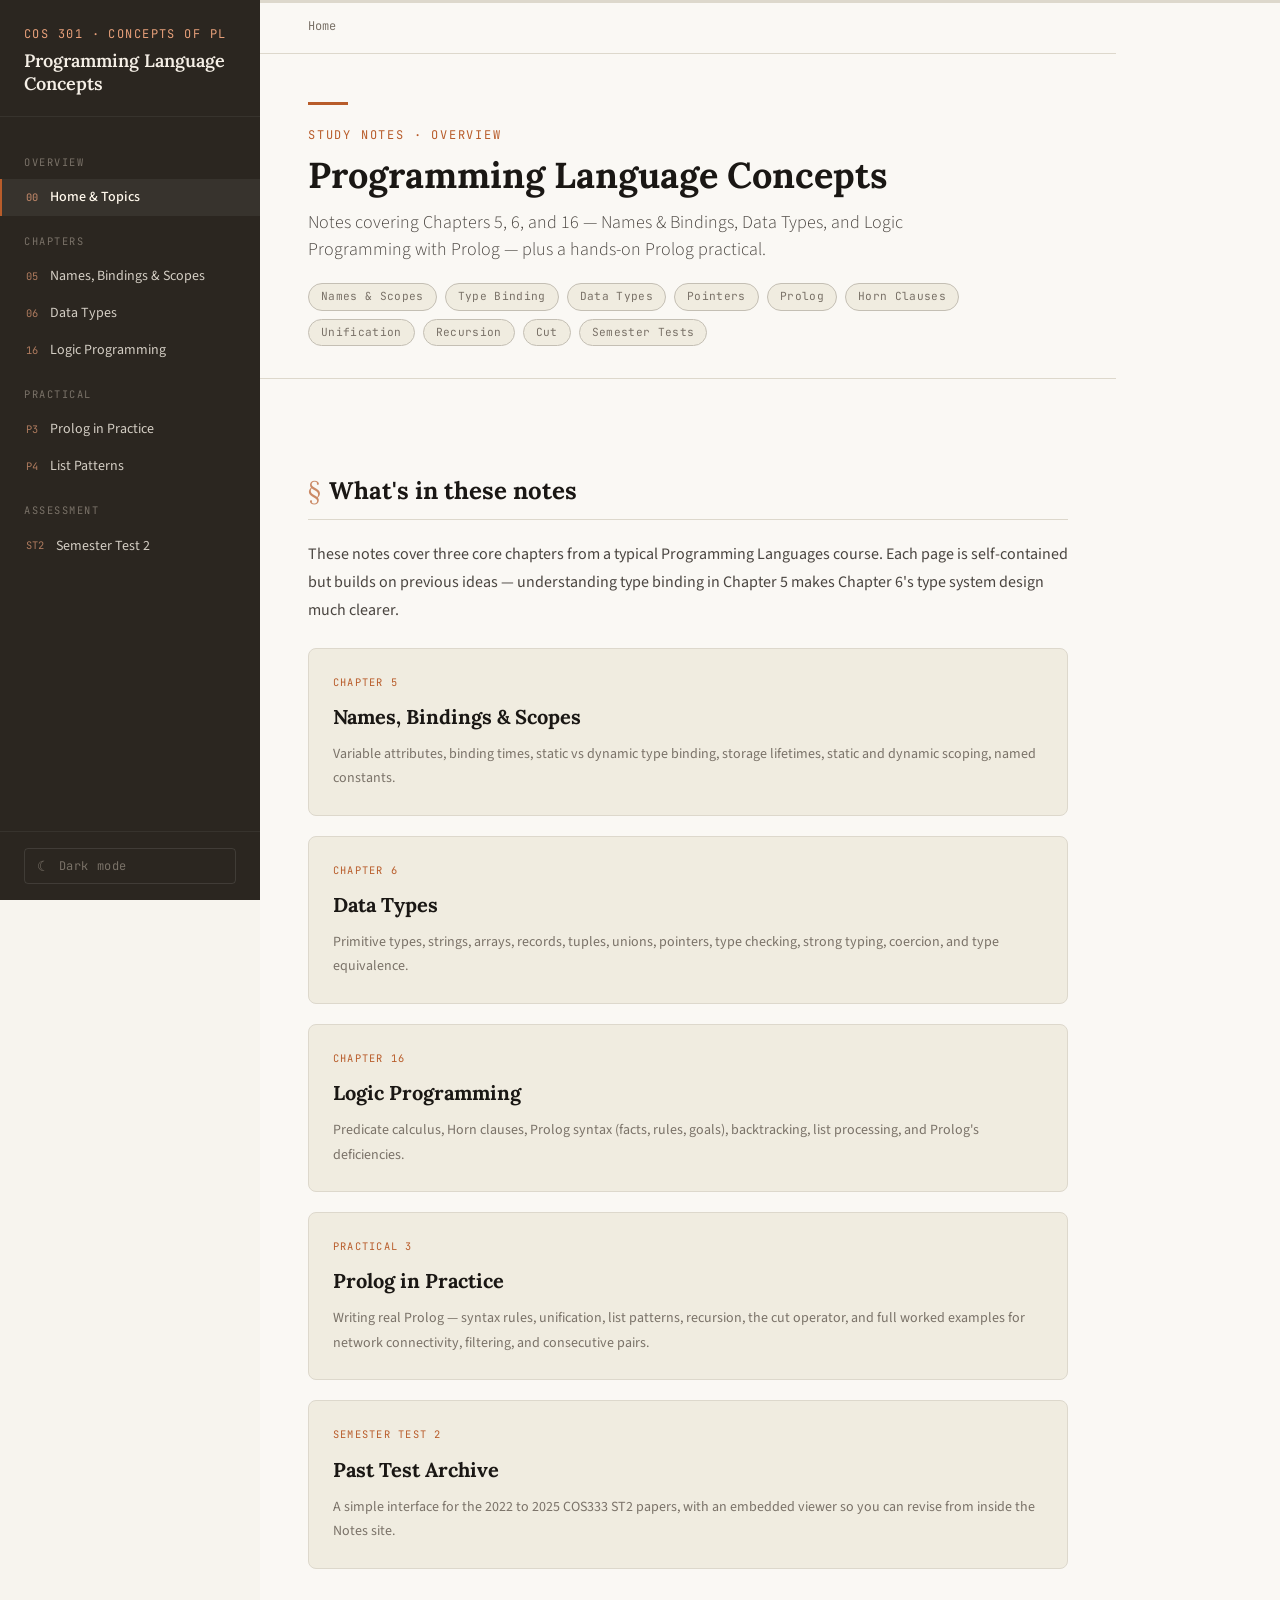
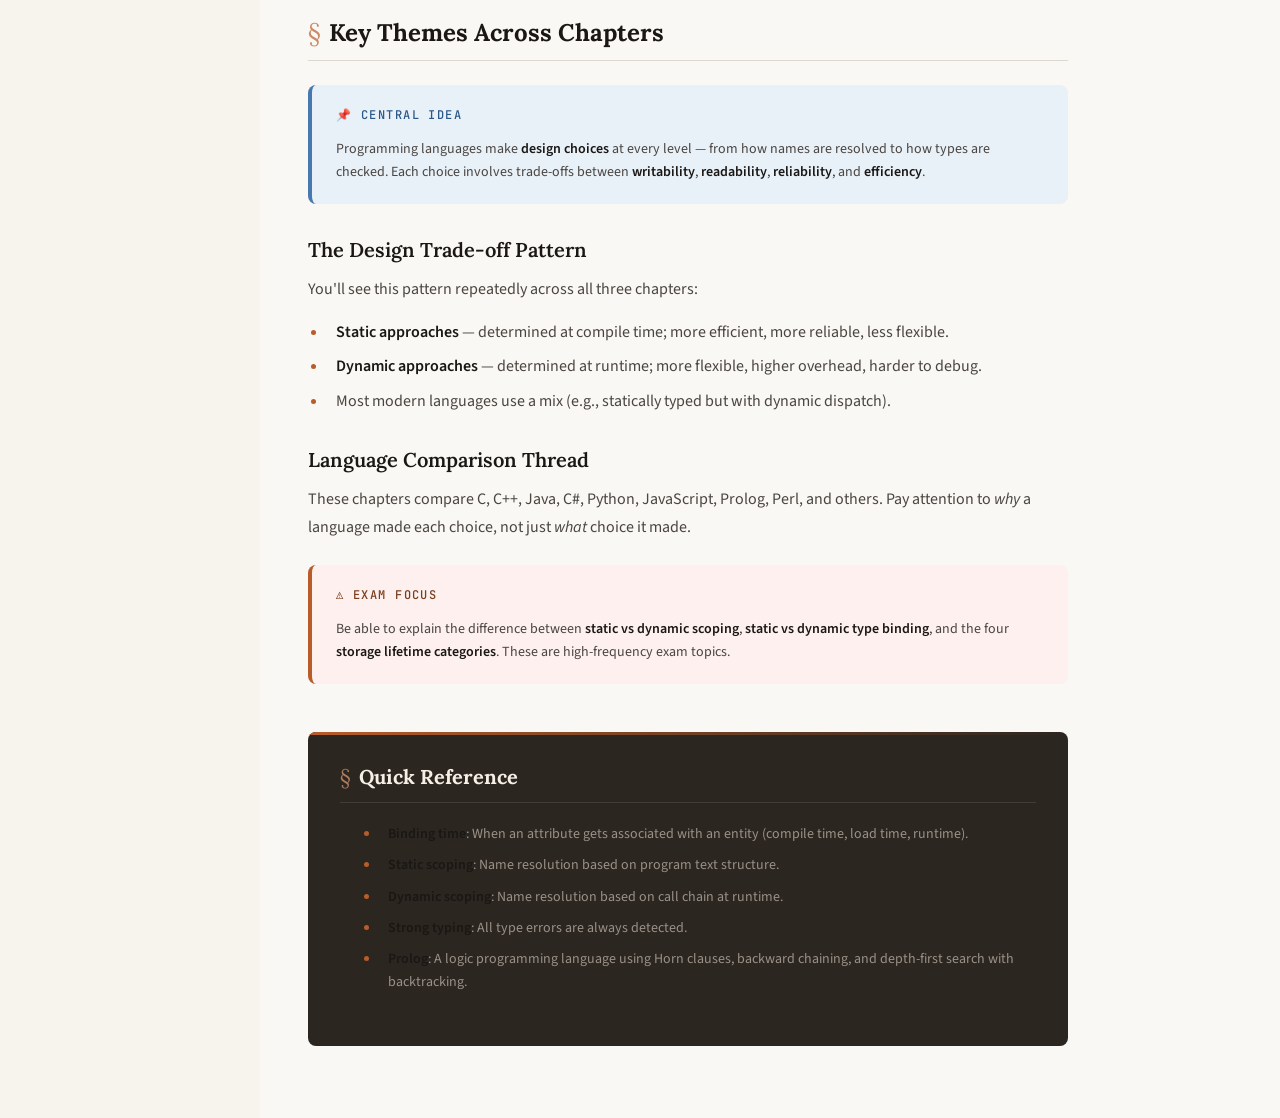
<file: index.html>
<!DOCTYPE html>
<html lang="en" data-theme="light">
<head>
  <meta charset="UTF-8" />
  <meta name="viewport" content="width=device-width, initial-scale=1.0" />
  <title>Study Notes — Programming Languages</title>
  <link rel="stylesheet" href="styles.css" />
</head>
<body>
<div class="layout">

  <!-- Mobile controls -->
  <button class="menu-toggle" aria-label="Open menu">☰</button>
  <div class="sidebar-overlay"></div>

  <!-- ═══════════════ SIDEBAR ═══════════════ -->
  <aside class="sidebar">
    <div class="sidebar-brand">
      <span class="course-label">COS 301 · Concepts of PL</span>
      <h1>Programming Language Concepts</h1>
    </div>

    <nav class="sidebar-nav">
      <span class="nav-section-label">Overview</span>
      <a href="index.html" class="active">
        <span class="nav-chapter">00</span> Home &amp; Topics
      </a>

      <span class="nav-section-label">Chapters</span>
      <a href="chapter5.html">
        <span class="nav-chapter">05</span> Names, Bindings &amp; Scopes
      </a>
      <a href="chapter6.html">
        <span class="nav-chapter">06</span> Data Types
      </a>
      <a href="chapter16.html">
        <span class="nav-chapter">16</span> Logic Programming
      </a>

      <span class="nav-section-label">Practical</span>
      <a href="prolog-practical.html">
        <span class="nav-chapter">P3</span> Prolog in Practice
      </a>
      <a href="prolog-list-patterns.html">
        <span class="nav-chapter">P4</span> List Patterns
      </a>

      <span class="nav-section-label">Assessment</span>
      <a href="semester-tests.html">
        <span class="nav-chapter">ST2</span> Semester Test 2
      </a>
    </nav>

    <div class="sidebar-footer">
      <button class="theme-toggle">
        <span class="toggle-icon">☾</span>
        <span class="toggle-label">Dark mode</span>
      </button>
    </div>
  </aside>

  <!-- ═══════════════ MAIN ═══════════════ -->
  <main class="main">
    <div class="reading-progress"><div class="reading-progress-bar"></div></div>

    <div class="breadcrumb">
      <a href="index.html">Home</a>
    </div>

    <header class="page-header">
      <span class="chapter-tag">Study Notes · Overview</span>
      <h1>Programming Language Concepts</h1>
      <p class="subtitle">
        Notes covering Chapters 5, 6, and 16 — Names &amp; Bindings, Data Types,
        and Logic Programming with Prolog — plus a hands-on Prolog practical.
      </p>
      <div class="topic-pills">
        <span class="pill">Names &amp; Scopes</span>
        <span class="pill">Type Binding</span>
        <span class="pill">Data Types</span>
        <span class="pill">Pointers</span>
        <span class="pill">Prolog</span>
        <span class="pill">Horn Clauses</span>
        <span class="pill">Unification</span>
        <span class="pill">Recursion</span>
        <span class="pill">Cut</span>
        <span class="pill">Semester Tests</span>
      </div>
    </header>

    <article class="article">

      <h2>What's in these notes</h2>
      <p>
        These notes cover three core chapters from a typical Programming Languages course. Each page is self-contained but builds on previous ideas — understanding type binding in Chapter 5 makes Chapter 6's type system design much clearer.
      </p>

      <!-- Chapter cards -->
      <div style="display:flex; flex-direction:column; gap: var(--sp-5); margin: var(--sp-6) 0; max-width: var(--content-max);">

        <a href="chapter5.html" style="text-decoration:none; display:block;">
          <div style="border: 1px solid var(--border); border-radius: var(--radius-lg); padding: var(--sp-6); background: var(--bg-hover); transition: border-color 0.2s, box-shadow 0.2s; cursor: pointer;"
               onmouseover="this.style.borderColor='var(--accent)'; this.style.boxShadow='var(--shadow-md)'"
               onmouseout="this.style.borderColor='var(--border)'; this.style.boxShadow='none'">
            <div style="font-family: var(--font-mono); font-size: 0.65rem; color: var(--accent); text-transform: uppercase; letter-spacing: 0.12em; margin-bottom: var(--sp-2);">Chapter 5</div>
            <div style="font-family: var(--font-display); font-size: var(--fs-xl); font-weight: 700; color: var(--text-primary); margin-bottom: var(--sp-2);">Names, Bindings &amp; Scopes</div>
            <div style="font-size: var(--fs-sm); color: var(--text-muted);">Variable attributes, binding times, static vs dynamic type binding, storage lifetimes, static and dynamic scoping, named constants.</div>
          </div>
        </a>

        <a href="chapter6.html" style="text-decoration:none; display:block;">
          <div style="border: 1px solid var(--border); border-radius: var(--radius-lg); padding: var(--sp-6); background: var(--bg-hover); transition: border-color 0.2s, box-shadow 0.2s; cursor: pointer;"
               onmouseover="this.style.borderColor='var(--accent)'; this.style.boxShadow='var(--shadow-md)'"
               onmouseout="this.style.borderColor='var(--border)'; this.style.boxShadow='none'">
            <div style="font-family: var(--font-mono); font-size: 0.65rem; color: var(--accent); text-transform: uppercase; letter-spacing: 0.12em; margin-bottom: var(--sp-2);">Chapter 6</div>
            <div style="font-family: var(--font-display); font-size: var(--fs-xl); font-weight: 700; color: var(--text-primary); margin-bottom: var(--sp-2);">Data Types</div>
            <div style="font-size: var(--fs-sm); color: var(--text-muted);">Primitive types, strings, arrays, records, tuples, unions, pointers, type checking, strong typing, coercion, and type equivalence.</div>
          </div>
        </a>

        <a href="chapter16.html" style="text-decoration:none; display:block;">
          <div style="border: 1px solid var(--border); border-radius: var(--radius-lg); padding: var(--sp-6); background: var(--bg-hover); transition: border-color 0.2s, box-shadow 0.2s; cursor: pointer;"
               onmouseover="this.style.borderColor='var(--accent)'; this.style.boxShadow='var(--shadow-md)'"
               onmouseout="this.style.borderColor='var(--border)'; this.style.boxShadow='none'">
            <div style="font-family: var(--font-mono); font-size: 0.65rem; color: var(--accent); text-transform: uppercase; letter-spacing: 0.12em; margin-bottom: var(--sp-2);">Chapter 16</div>
            <div style="font-family: var(--font-display); font-size: var(--fs-xl); font-weight: 700; color: var(--text-primary); margin-bottom: var(--sp-2);">Logic Programming</div>
            <div style="font-size: var(--fs-sm); color: var(--text-muted);">Predicate calculus, Horn clauses, Prolog syntax (facts, rules, goals), backtracking, list processing, and Prolog's deficiencies.</div>
          </div>
        </a>

        <a href="prolog-practical.html" style="text-decoration:none; display:block;">
          <div style="border: 1px solid var(--border); border-radius: var(--radius-lg); padding: var(--sp-6); background: var(--bg-hover); transition: border-color 0.2s, box-shadow 0.2s; cursor: pointer;"
               onmouseover="this.style.borderColor='var(--accent)'; this.style.boxShadow='var(--shadow-md)'"
               onmouseout="this.style.borderColor='var(--border)'; this.style.boxShadow='none'">
            <div style="font-family: var(--font-mono); font-size: 0.65rem; color: var(--accent); text-transform: uppercase; letter-spacing: 0.12em; margin-bottom: var(--sp-2);">Practical 3</div>
            <div style="font-family: var(--font-display); font-size: var(--fs-xl); font-weight: 700; color: var(--text-primary); margin-bottom: var(--sp-2);">Prolog in Practice</div>
            <div style="font-size: var(--fs-sm); color: var(--text-muted);">Writing real Prolog — syntax rules, unification, list patterns, recursion, the cut operator, and full worked examples for network connectivity, filtering, and consecutive pairs.</div>
          </div>
        </a>

        <a href="semester-tests.html" style="text-decoration:none; display:block;">
          <div style="border: 1px solid var(--border); border-radius: var(--radius-lg); padding: var(--sp-6); background: var(--bg-hover); transition: border-color 0.2s, box-shadow 0.2s; cursor: pointer;"
               onmouseover="this.style.borderColor='var(--accent)'; this.style.boxShadow='var(--shadow-md)'"
               onmouseout="this.style.borderColor='var(--border)'; this.style.boxShadow='none'">
            <div style="font-family: var(--font-mono); font-size: 0.65rem; color: var(--accent); text-transform: uppercase; letter-spacing: 0.12em; margin-bottom: var(--sp-2);">Semester Test 2</div>
            <div style="font-family: var(--font-display); font-size: var(--fs-xl); font-weight: 700; color: var(--text-primary); margin-bottom: var(--sp-2);">Past Test Archive</div>
            <div style="font-size: var(--fs-sm); color: var(--text-muted);">A simple interface for the 2022 to 2025 COS333 ST2 papers, with an embedded viewer so you can revise from inside the Notes site.</div>
          </div>
        </a>

      </div>

      <h2>Key Themes Across Chapters</h2>

      <div class="callout key">
        <div class="callout-label">📌 Central Idea</div>
        <p>
          Programming languages make <strong>design choices</strong> at every level — from how names are resolved to how types are checked. Each choice involves trade-offs between
          <strong>writability</strong>, <strong>readability</strong>, <strong>reliability</strong>, and <strong>efficiency</strong>.
        </p>
      </div>

      <h3>The Design Trade-off Pattern</h3>
      <p>You'll see this pattern repeatedly across all three chapters:</p>
      <ul>
        <li><strong>Static approaches</strong> — determined at compile time; more efficient, more reliable, less flexible.</li>
        <li><strong>Dynamic approaches</strong> — determined at runtime; more flexible, higher overhead, harder to debug.</li>
        <li>Most modern languages use a mix (e.g., statically typed but with dynamic dispatch).</li>
      </ul>

      <h3>Language Comparison Thread</h3>
      <p>These chapters compare C, C++, Java, C#, Python, JavaScript, Prolog, Perl, and others. Pay attention to <em>why</em> a language made each choice, not just <em>what</em> choice it made.</p>

      <div class="callout warning">
        <div class="callout-label">⚠ Exam Focus</div>
        <p>
          Be able to explain the difference between <strong>static vs dynamic scoping</strong>, <strong>static vs dynamic type binding</strong>, and the four <strong>storage lifetime categories</strong>. These are high-frequency exam topics.
        </p>
      </div>

      <div class="summary-box">
        <h2>Quick Reference</h2>
        <ul>
          <li><strong>Binding time</strong>: When an attribute gets associated with an entity (compile time, load time, runtime).</li>
          <li><strong>Static scoping</strong>: Name resolution based on program text structure.</li>
          <li><strong>Dynamic scoping</strong>: Name resolution based on call chain at runtime.</li>
          <li><strong>Strong typing</strong>: All type errors are always detected.</li>
          <li><strong>Prolog</strong>: A logic programming language using Horn clauses, backward chaining, and depth-first search with backtracking.</li>
        </ul>
      </div>

    </article>
  </main>
</div>
<script src="study-notes.js"></script>
</body>
</html>
</file>
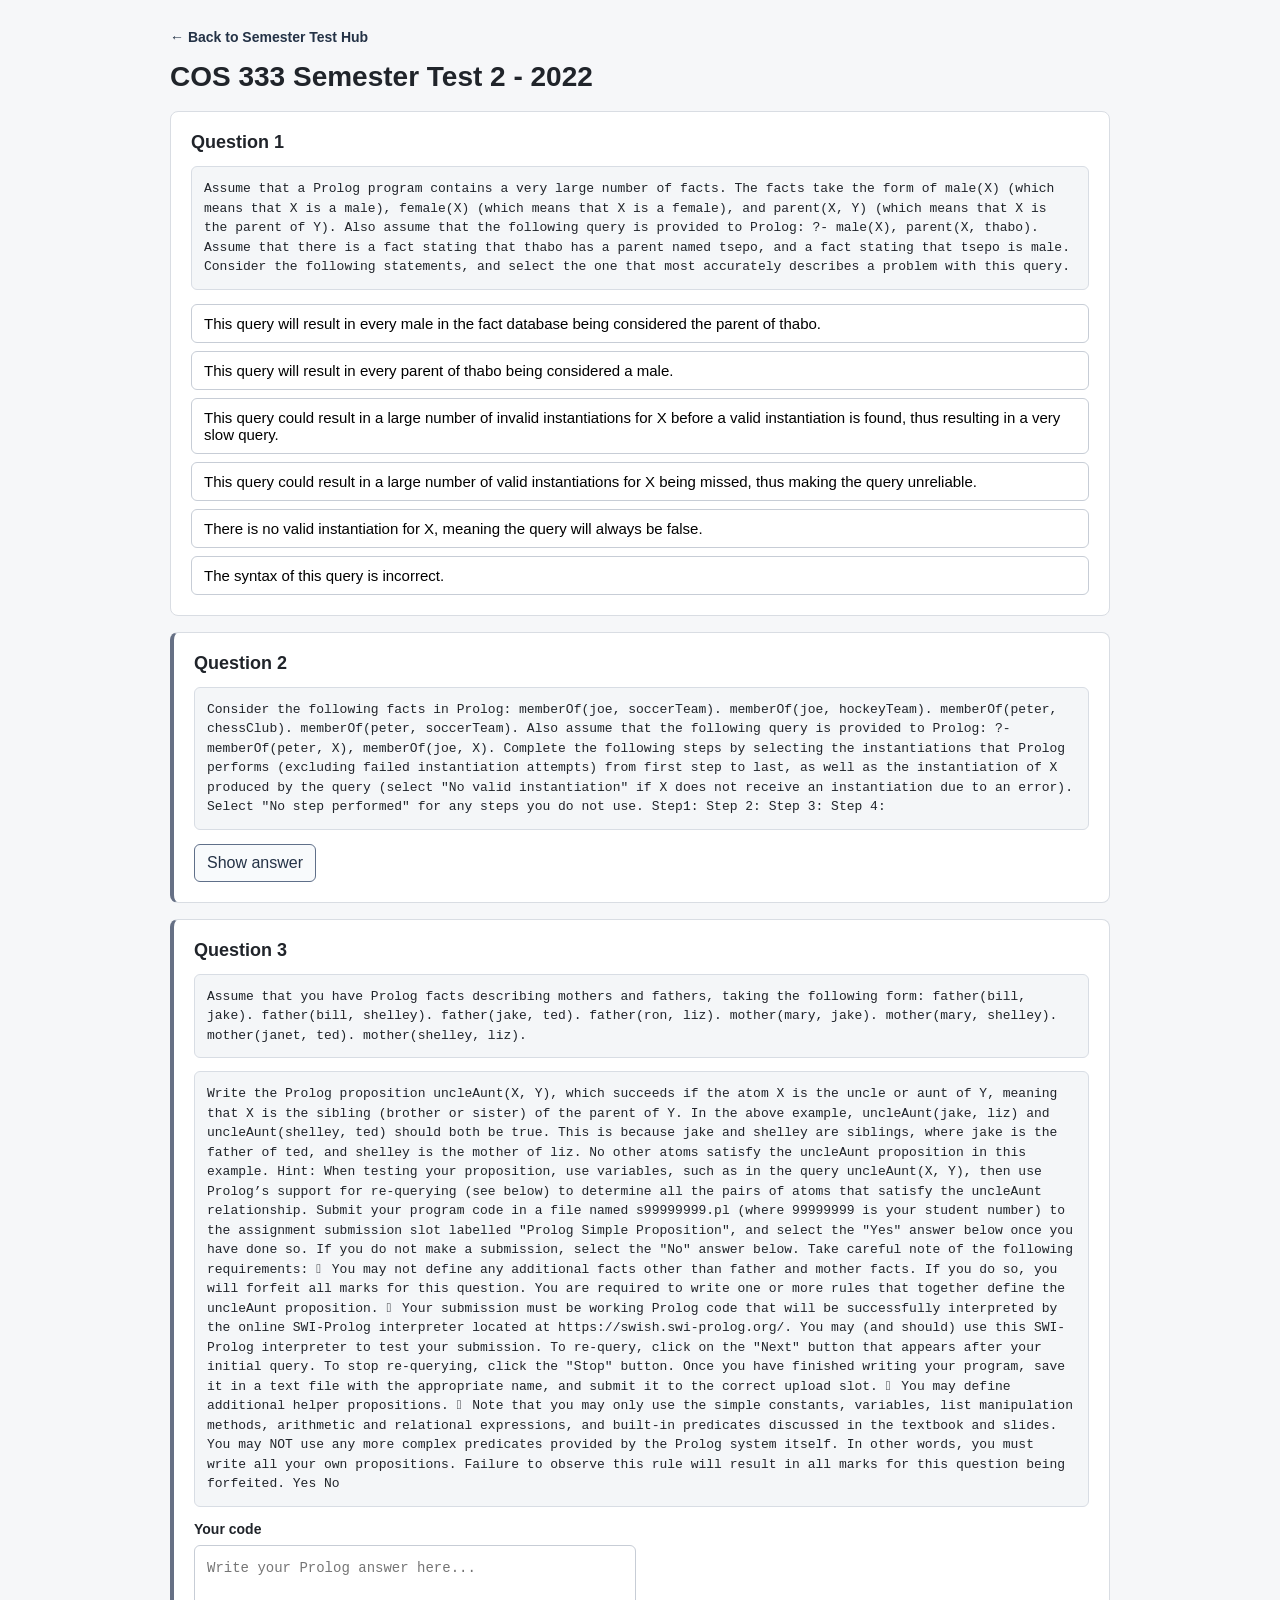
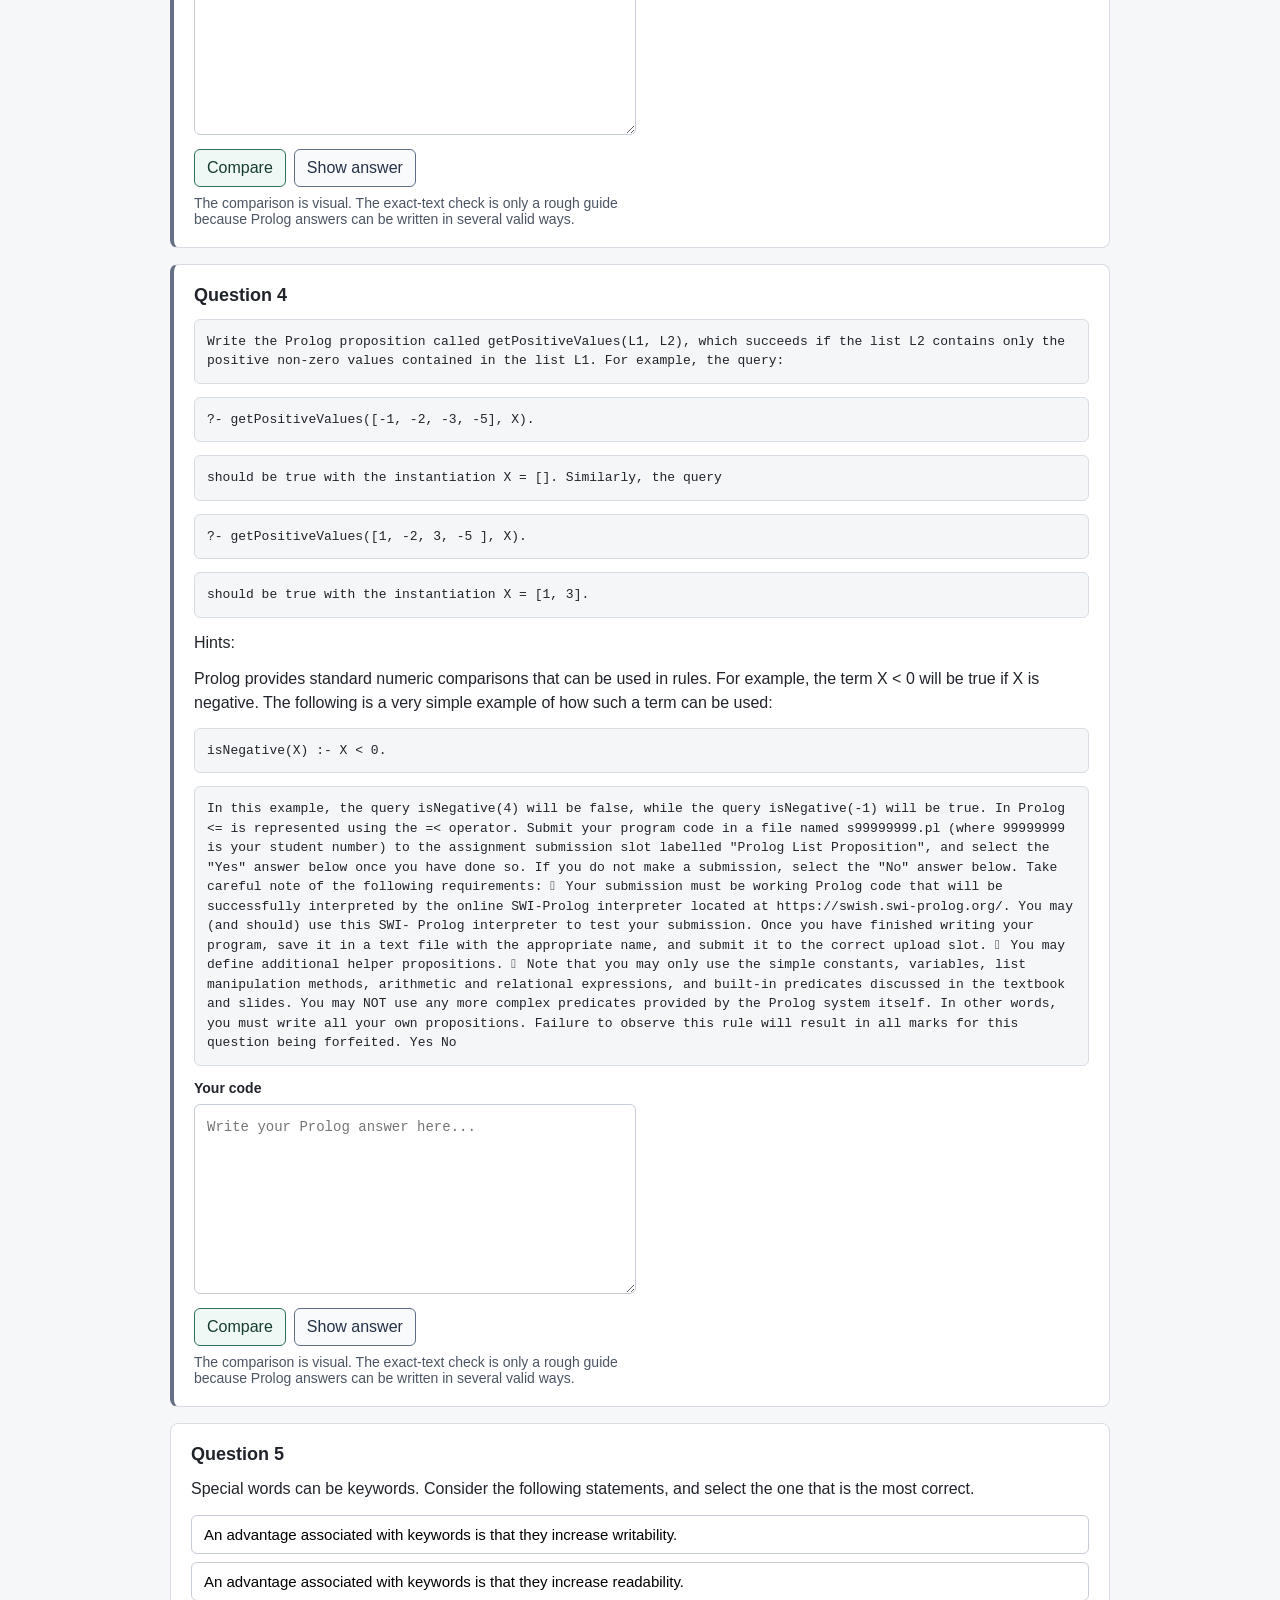
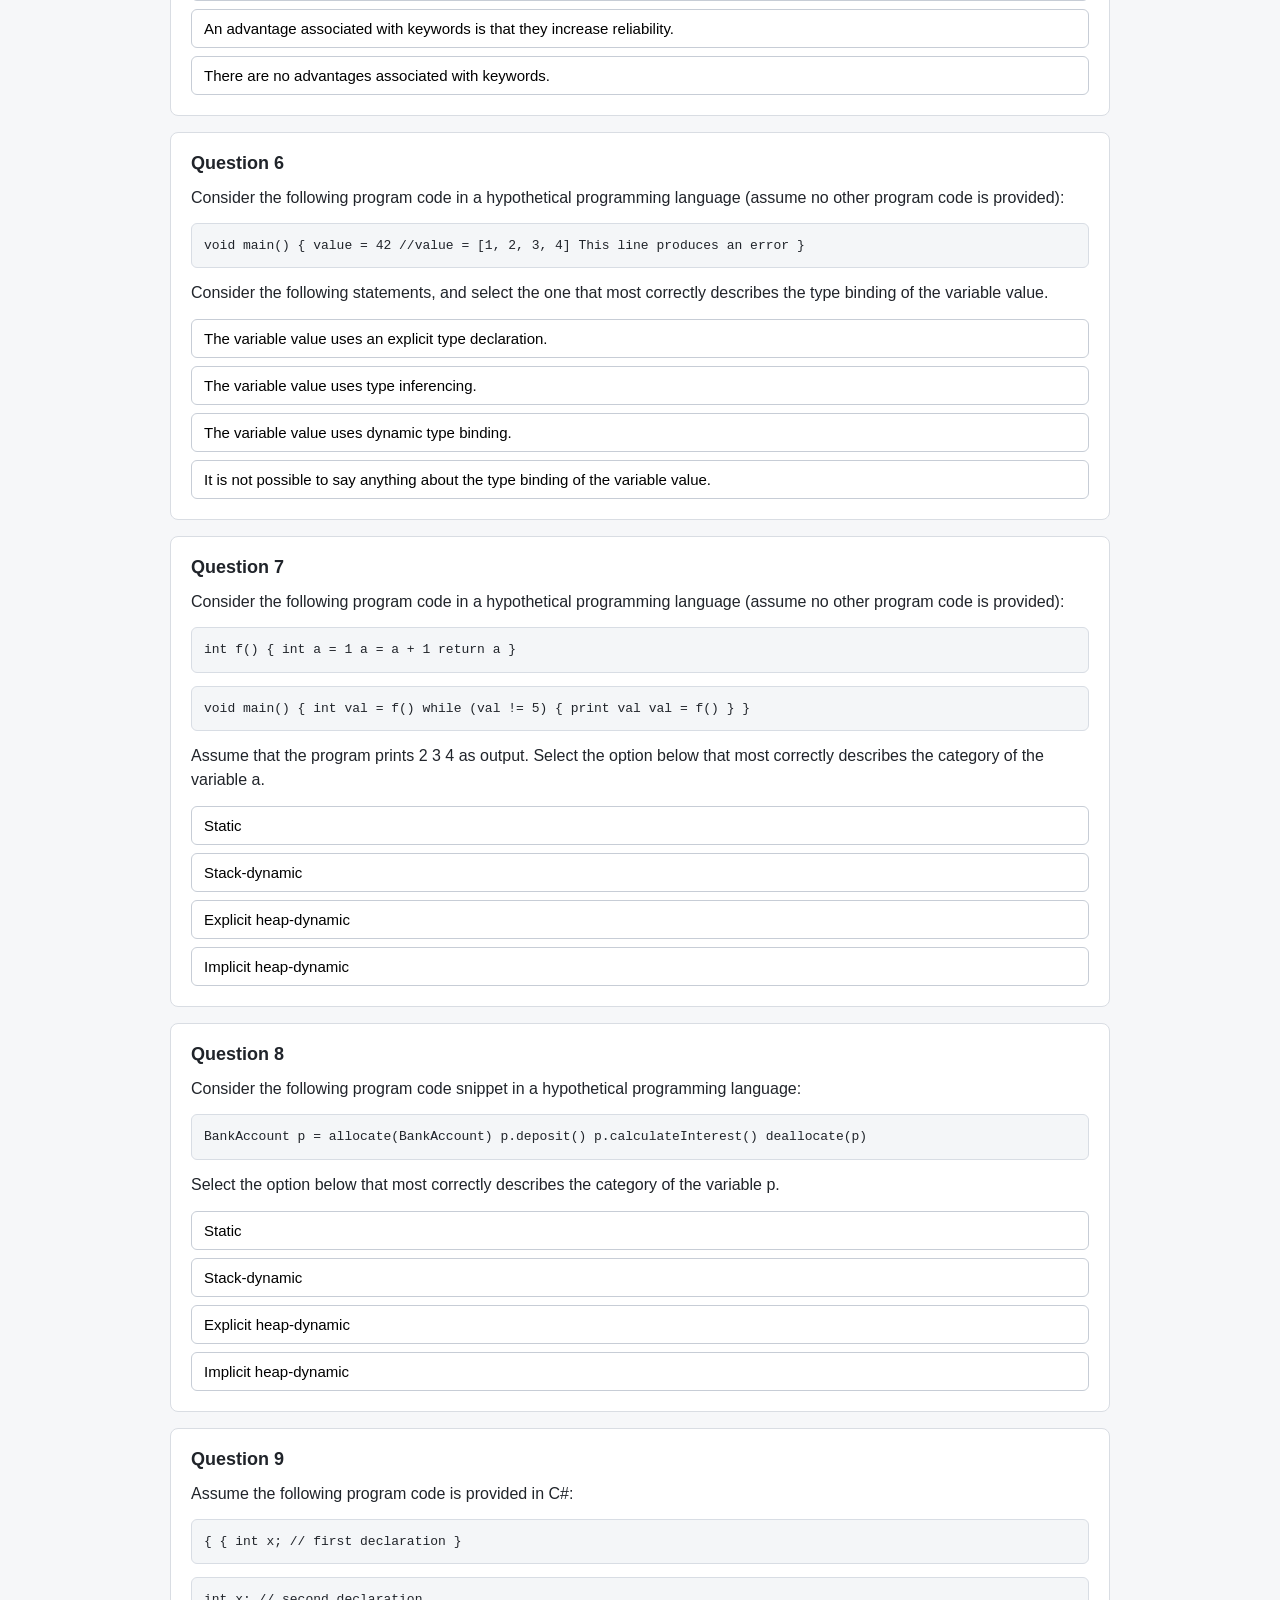
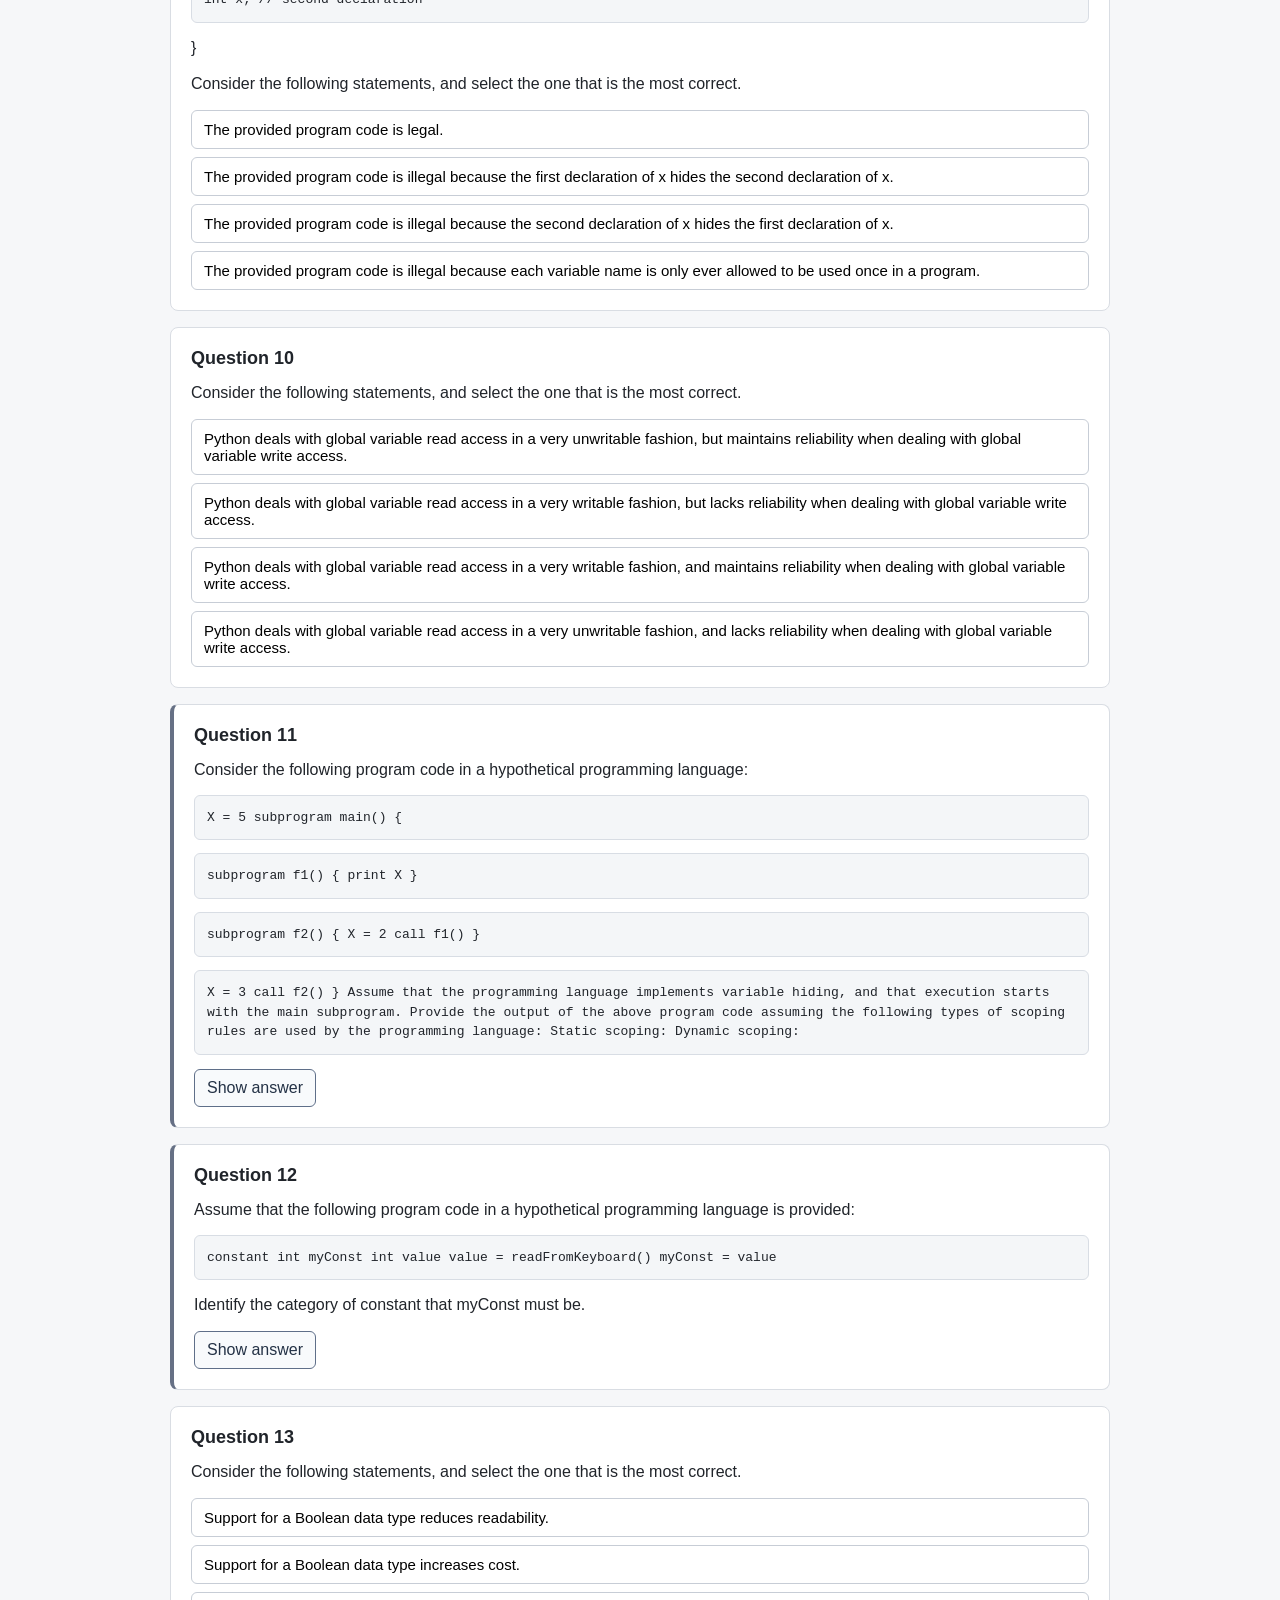
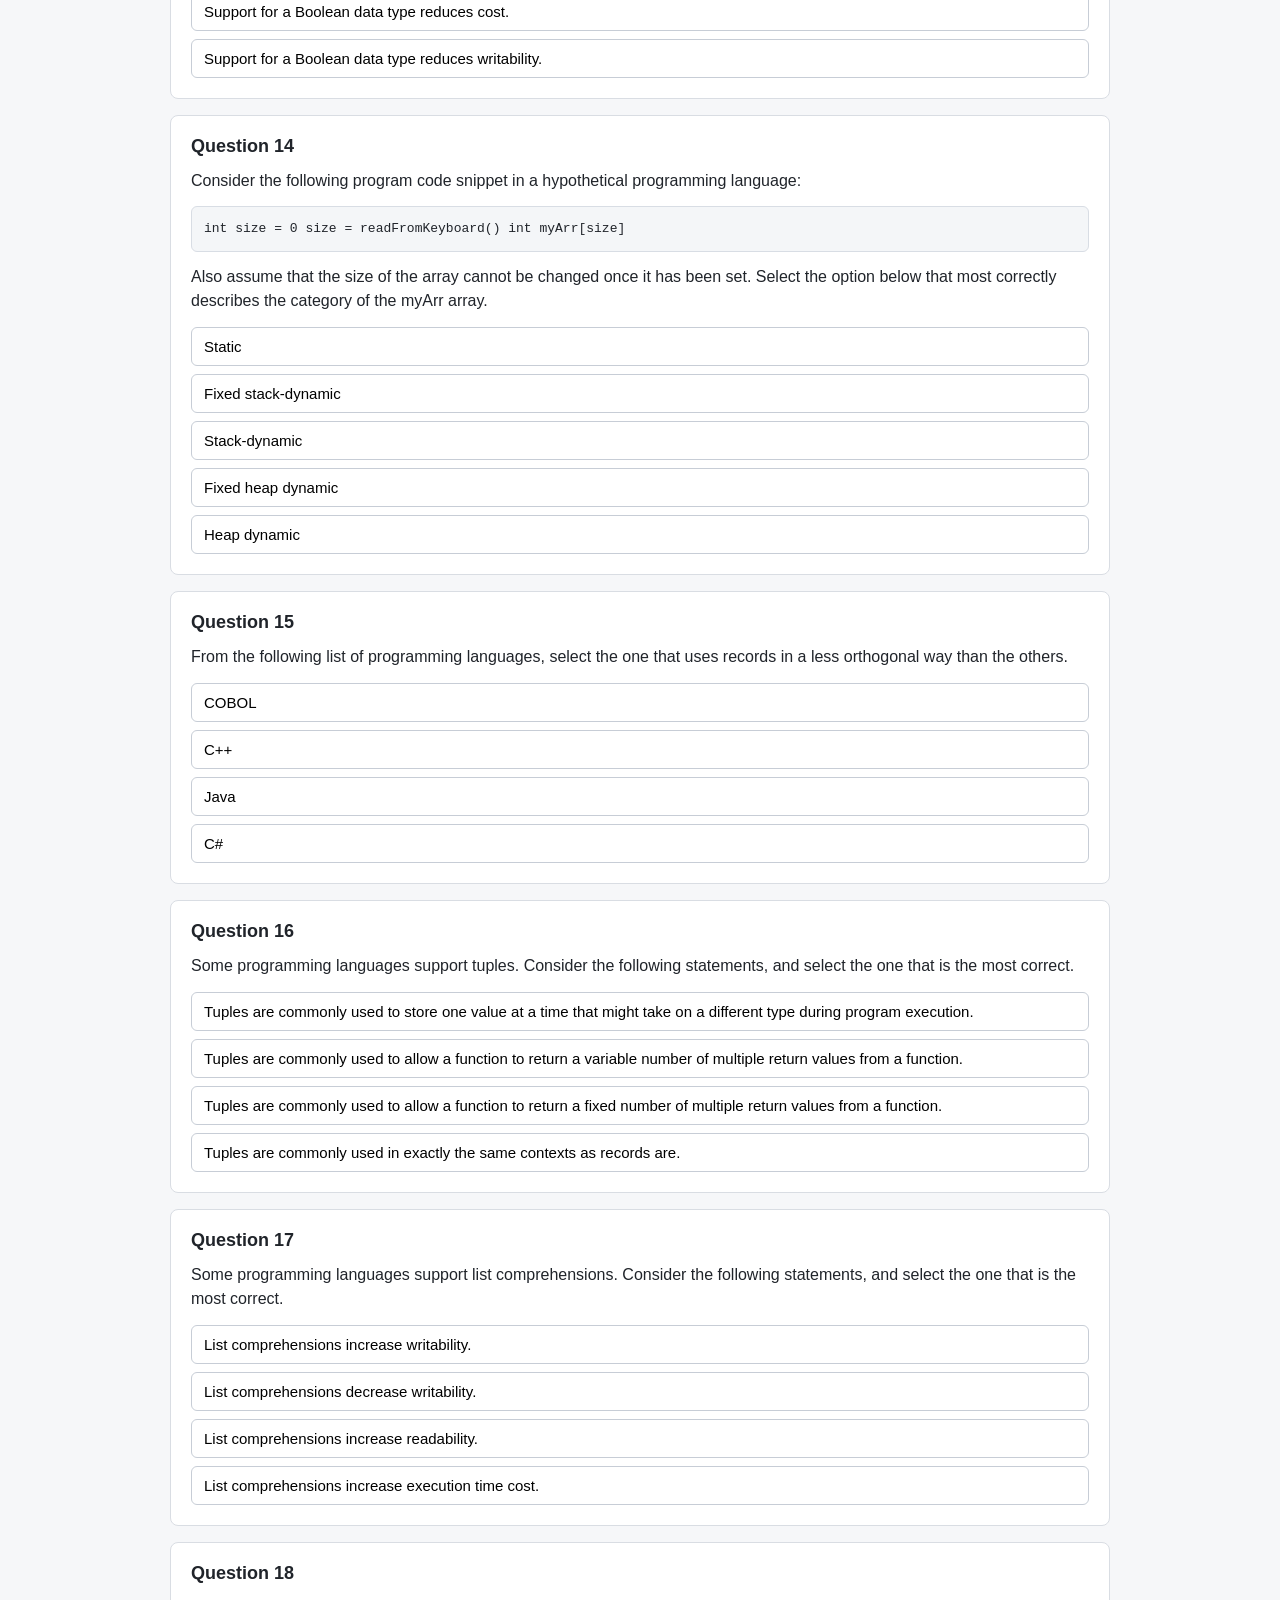
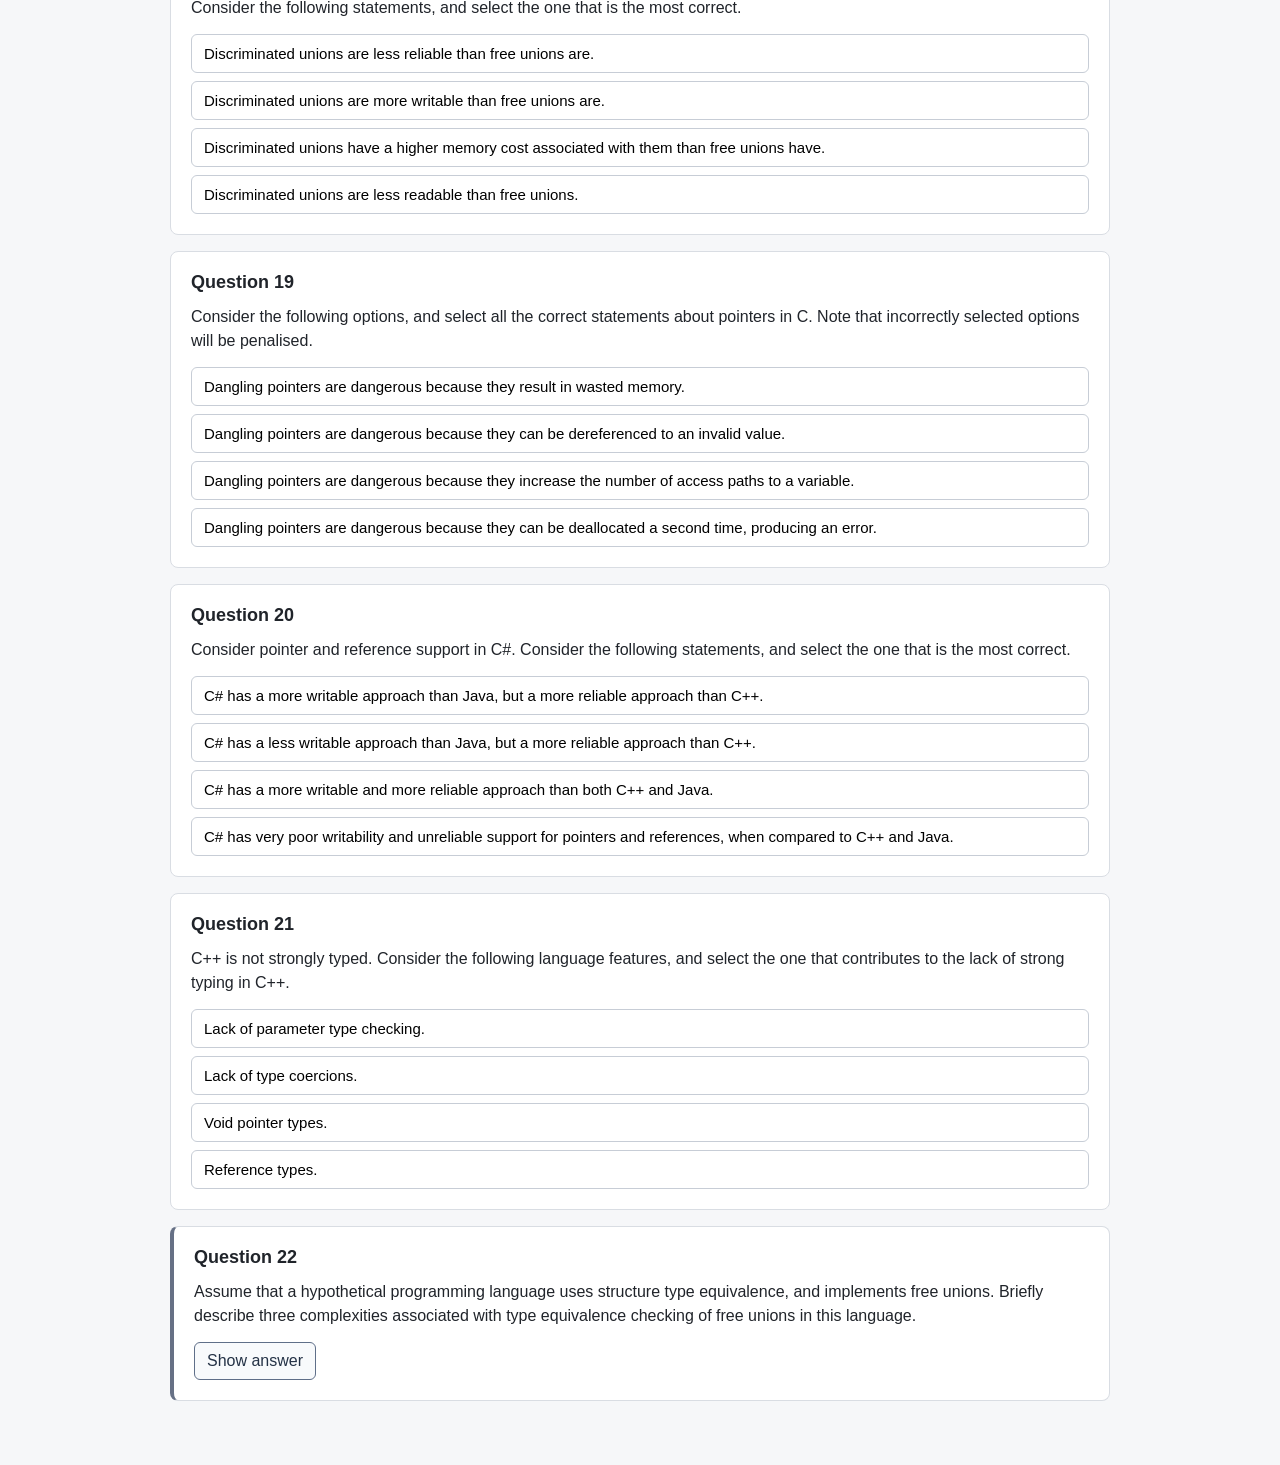
<file: 2022_semester_test_2.html>
<!doctype html>
<html lang="en">
<head>
  <meta charset="utf-8">
  <meta name="viewport" content="width=device-width, initial-scale=1">
  <title>COS 333 Semester Test 2 - 2022</title>
  <style>
    body { font-family: Arial, sans-serif; margin: 0; background: #f6f7f9; color: #20242a; }
    main { max-width: 940px; margin: 0 auto; padding: 28px 18px 48px; }
    .back-link { display: inline-flex; align-items: center; gap: 8px; margin-bottom: 16px; color: #243246; text-decoration: none; font-size: 14px; font-weight: 600; }
    .back-link:hover { color: #0f172a; text-decoration: underline; }
    h1 { font-size: 28px; margin: 0 0 18px; }
    .question { background: white; border: 1px solid #d9dde3; border-radius: 8px; padding: 20px; margin: 16px 0; }
    .question h2 { font-size: 18px; margin: 0 0 12px; }
    .prompt { line-height: 1.5; margin-bottom: 14px; }
    .prompt p { margin: 0 0 12px; }
    .prompt pre, .answer pre, .comparison pre { background: #f4f6f8; border: 1px solid #d8dde4; border-radius: 6px; overflow-x: auto; padding: 12px; white-space: pre-wrap; }
    .options { display: grid; gap: 8px; }
    button { font: inherit; }
    button.option { text-align: left; border: 1px solid #c7cdd6; background: #fff; padding: 10px 12px; border-radius: 6px; cursor: pointer; font-size: 15px; }
    button.option:hover { border-color: #62748e; background: #f8fafc; }
    button.show-answer { border: 1px solid #5f6f89; background: #f8fafc; color: #243246; padding: 9px 12px; border-radius: 6px; cursor: pointer; }
    button.show-answer:hover { background: #edf2f7; }
    button.compare { border-color: #2f6f5e; background: #eff8f4; color: #163c31; }
    button.correct { border-color: #198754; background: #eaf7ef; }
    button.wrong { border-color: #c73333; background: #fdecec; }
    .feedback, .answer { display: none; margin-top: 12px; padding: 12px; border-radius: 6px; background: #eef3fb; line-height: 1.45; }
    .feedback.show, .answer.show { display: block; }
    .coding { border-left: 4px solid #667085; }
    .practice { margin-top: 14px; }
    .practice-grid { display: grid; grid-template-columns: minmax(0, 1fr) minmax(0, 1fr); gap: 12px; align-items: start; }
    .practice label, .comparison h3 { display: block; font-weight: 700; font-size: 14px; margin: 0 0 8px; }
    .practice textarea { box-sizing: border-box; width: 100%; min-height: 190px; resize: vertical; border: 1px solid #c7cdd6; border-radius: 6px; padding: 12px; font: 14px/1.45 monospace; }
    .button-row { display: flex; flex-wrap: wrap; gap: 8px; margin: 10px 0 0; }
    .comparison { display: none; }
    .comparison.show { display: block; }
    .compare-note { margin: 8px 0 0; font-size: 14px; color: #4b5563; }
    @media (max-width: 760px) { .practice-grid { grid-template-columns: 1fr; } }
  </style>
</head>
<body>
<main>
  <a class="back-link" href="semester-tests.html">&larr; Back to Semester Test Hub</a>
  <h1>COS 333 Semester Test 2 - 2022</h1>
  <div id="quiz"></div>
</main>
<script>
const questions = [{"number": 1, "interactive": true, "prompt": "Assume that a Prolog program contains a very large number of facts. The facts take the form of male(X) (which means that X is a male), female(X) (which means that X is a female), and parent(X, Y) (which means that X is the parent of Y). Also assume that the following query is provided to Prolog: ?- male(X), parent(X, thabo). Assume that there is a fact stating that thabo has a parent named tsepo, and a fact stating that tsepo is male. Consider the following statements, and select the one that most accurately describes a problem with this query.", "promptBlocks": ["Assume that a Prolog program contains a very large number of facts. The facts take the form of male(X) (which means that X is a male), female(X) (which means that X is a female), and parent(X, Y) (which means that X is the parent of Y). Also assume that the following query is provided to Prolog: ?- male(X), parent(X, thabo). Assume that there is a fact stating that thabo has a parent named tsepo, and a fact stating that tsepo is male. Consider the following statements, and select the one that most accurately describes a problem with this query."], "options": ["This query will result in every male in the fact database being considered the parent of thabo.", "This query will result in every parent of thabo being considered a male.", "This query could result in a large number of invalid instantiations for X before a valid instantiation is found, thus resulting in a very slow query.", "This query could result in a large number of valid instantiations for X being missed, thus making the query unreliable.", "There is no valid instantiation for X, meaning the query will always be false.", "The syntax of this query is incorrect."], "answers": [3], "reason": "Prolog tries goals left to right. Starting with male(X) can enumerate many males before checking whether each is Thabo's parent.", "shortAnswer": "No model answer has been added for this question yet.", "isCodeQuestion": false}, {"number": 2, "interactive": false, "prompt": "Consider the following facts in Prolog: memberOf(joe, soccerTeam). memberOf(joe, hockeyTeam). memberOf(peter, chessClub). memberOf(peter, soccerTeam). Also assume that the following query is provided to Prolog: ?- memberOf(peter, X), memberOf(joe, X). Complete the following steps by selecting the instantiations that Prolog performs (excluding failed instantiation attempts) from first step to last, as well as the instantiation of X produced by the query (select \"No valid instantiation\" if X does not receive an instantiation due to an error). Select \"No step performed\" for any steps you do not use. Step1: Step 2: Step 3: Step 4:", "promptBlocks": ["Consider the following facts in Prolog: memberOf(joe, soccerTeam). memberOf(joe, hockeyTeam). memberOf(peter, chessClub). memberOf(peter, soccerTeam). Also assume that the following query is provided to Prolog: ?- memberOf(peter, X), memberOf(joe, X). Complete the following steps by selecting the instantiations that Prolog performs (excluding failed instantiation attempts) from first step to last, as well as the instantiation of X produced by the query (select \"No valid instantiation\" if X does not receive an instantiation due to an error). Select \"No step performed\" for any steps you do not use. Step1: Step 2: Step 3: Step 4:"], "options": [], "answers": [], "reason": "", "shortAnswer": "Step 1: X = chessClub for memberOf(peter, X).\nStep 2: backtrack, then X = soccerTeam for memberOf(peter, X).\nStep 3: memberOf(joe, soccerTeam) succeeds.\nStep 4: No step performed.\nFinal X: soccerTeam.", "isCodeQuestion": false}, {"number": 3, "interactive": false, "prompt": "Assume that you have Prolog facts describing mothers and fathers, taking the following form: father(bill, jake). father(bill, shelley). father(jake, ted). father(ron, liz). mother(mary, jake). mother(mary, shelley). mother(janet, ted). mother(shelley, liz).\n\nWrite the Prolog proposition uncleAunt(X, Y), which succeeds if the atom X is the uncle or aunt of Y, meaning that X is the sibling (brother or sister) of the parent of Y. In the above example, uncleAunt(jake, liz) and uncleAunt(shelley, ted) should both be true. This is because jake and shelley are siblings, where jake is the father of ted, and shelley is the mother of liz. No other atoms satisfy the uncleAunt proposition in this example. Hint: When testing your proposition, use variables, such as in the query uncleAunt(X, Y), then use Prolog\u2019s support for re-querying (see below) to determine all the pairs of atoms that satisfy the uncleAunt relationship. Submit your program code in a file named s99999999.pl (where 99999999 is your student number) to the assignment submission slot labelled \"Prolog Simple Proposition\", and select the \"Yes\" answer below once you have done so. If you do not make a submission, select the \"No\" answer below. Take careful note of the following requirements: \uf0b7 You may not define any additional facts other than father and mother facts. If you do so, you will forfeit all marks for this question. You are required to write one or more rules that together define the uncleAunt proposition. \uf0b7 Your submission must be working Prolog code that will be successfully interpreted by the online SWI-Prolog interpreter located at https://swish.swi-prolog.org/. You may (and should) use this SWI- Prolog interpreter to test your submission. To re-query, click on the \"Next\" button that appears after your initial query. To stop re-querying, click the \"Stop\" button. Once you have finished writing your program, save it in a text file with the appropriate name, and submit it to the correct upload slot. \uf0b7 You may define additional helper propositions. \uf0b7 Note that you may only use the simple constants, variables, list manipulation methods, arithmetic and relational expressions, and built-in predicates discussed in the textbook and slides. You may NOT use any more complex predicates provided by the Prolog system itself. In other words, you must write all your own propositions. Failure to observe this rule will result in all marks for this question being forfeited. Yes No", "promptBlocks": ["Assume that you have Prolog facts describing mothers and fathers, taking the following form: father(bill, jake). father(bill, shelley). father(jake, ted). father(ron, liz). mother(mary, jake). mother(mary, shelley). mother(janet, ted). mother(shelley, liz).", "Write the Prolog proposition uncleAunt(X, Y), which succeeds if the atom X is the uncle or aunt of Y, meaning that X is the sibling (brother or sister) of the parent of Y. In the above example, uncleAunt(jake, liz) and uncleAunt(shelley, ted) should both be true. This is because jake and shelley are siblings, where jake is the father of ted, and shelley is the mother of liz. No other atoms satisfy the uncleAunt proposition in this example. Hint: When testing your proposition, use variables, such as in the query uncleAunt(X, Y), then use Prolog\u2019s support for re-querying (see below) to determine all the pairs of atoms that satisfy the uncleAunt relationship. Submit your program code in a file named s99999999.pl (where 99999999 is your student number) to the assignment submission slot labelled \"Prolog Simple Proposition\", and select the \"Yes\" answer below once you have done so. If you do not make a submission, select the \"No\" answer below. Take careful note of the following requirements: \uf0b7 You may not define any additional facts other than father and mother facts. If you do so, you will forfeit all marks for this question. You are required to write one or more rules that together define the uncleAunt proposition. \uf0b7 Your submission must be working Prolog code that will be successfully interpreted by the online SWI-Prolog interpreter located at https://swish.swi-prolog.org/. You may (and should) use this SWI- Prolog interpreter to test your submission. To re-query, click on the \"Next\" button that appears after your initial query. To stop re-querying, click the \"Stop\" button. Once you have finished writing your program, save it in a text file with the appropriate name, and submit it to the correct upload slot. \uf0b7 You may define additional helper propositions. \uf0b7 Note that you may only use the simple constants, variables, list manipulation methods, arithmetic and relational expressions, and built-in predicates discussed in the textbook and slides. You may NOT use any more complex predicates provided by the Prolog system itself. In other words, you must write all your own propositions. Failure to observe this rule will result in all marks for this question being forfeited. Yes No"], "options": [], "answers": [], "reason": "", "shortAnswer": "parent(X, Y) :- father(X, Y).\nparent(X, Y) :- mother(X, Y).\n\nsibling(X, Y) :- parent(P, X), parent(P, Y), not(X = Y).\n\nuncleAunt(X, Y) :- sibling(X, P), parent(P, Y).", "isCodeQuestion": true}, {"number": 4, "interactive": false, "prompt": "Write the Prolog proposition called getPositiveValues(L1, L2), which succeeds if the list L2 contains only the positive non-zero values contained in the list L1. For example, the query:\n\n?- getPositiveValues([-1, -2, -3, -5], X).\n\nshould be true with the instantiation X = []. Similarly, the query\n\n?- getPositiveValues([1, -2, 3, -5 ], X).\n\nshould be true with the instantiation X = [1, 3].\n\nHints:\n\nProlog provides standard numeric comparisons that can be used in rules. For example, the term X < 0 will be true if X is negative. The following is a very simple example of how such a term can be used:\n\nisNegative(X) :- X < 0.\n\nIn this example, the query isNegative(4) will be false, while the query isNegative(-1) will be true. In Prolog <= is represented using the =< operator. Submit your program code in a file named s99999999.pl (where 99999999 is your student number) to the assignment submission slot labelled \"Prolog List Proposition\", and select the \"Yes\" answer below once you have done so. If you do not make a submission, select the \"No\" answer below. Take careful note of the following requirements: \uf0b7 Your submission must be working Prolog code that will be successfully interpreted by the online SWI-Prolog interpreter located at https://swish.swi-prolog.org/. You may (and should) use this SWI- Prolog interpreter to test your submission. Once you have finished writing your program, save it in a text file with the appropriate name, and submit it to the correct upload slot. \uf0b7 You may define additional helper propositions. \uf0b7 Note that you may only use the simple constants, variables, list manipulation methods, arithmetic and relational expressions, and built-in predicates discussed in the textbook and slides. You may NOT use any more complex predicates provided by the Prolog system itself. In other words, you must write all your own propositions. Failure to observe this rule will result in all marks for this question being forfeited. Yes No", "promptBlocks": ["Write the Prolog proposition called getPositiveValues(L1, L2), which succeeds if the list L2 contains only the positive non-zero values contained in the list L1. For example, the query:", "?- getPositiveValues([-1, -2, -3, -5], X).", "should be true with the instantiation X = []. Similarly, the query", "?- getPositiveValues([1, -2, 3, -5 ], X).", "should be true with the instantiation X = [1, 3].", "Hints:", "Prolog provides standard numeric comparisons that can be used in rules. For example, the term X < 0 will be true if X is negative. The following is a very simple example of how such a term can be used:", "isNegative(X) :- X < 0.", "In this example, the query isNegative(4) will be false, while the query isNegative(-1) will be true. In Prolog <= is represented using the =< operator. Submit your program code in a file named s99999999.pl (where 99999999 is your student number) to the assignment submission slot labelled \"Prolog List Proposition\", and select the \"Yes\" answer below once you have done so. If you do not make a submission, select the \"No\" answer below. Take careful note of the following requirements: \uf0b7 Your submission must be working Prolog code that will be successfully interpreted by the online SWI-Prolog interpreter located at https://swish.swi-prolog.org/. You may (and should) use this SWI- Prolog interpreter to test your submission. Once you have finished writing your program, save it in a text file with the appropriate name, and submit it to the correct upload slot. \uf0b7 You may define additional helper propositions. \uf0b7 Note that you may only use the simple constants, variables, list manipulation methods, arithmetic and relational expressions, and built-in predicates discussed in the textbook and slides. You may NOT use any more complex predicates provided by the Prolog system itself. In other words, you must write all your own propositions. Failure to observe this rule will result in all marks for this question being forfeited. Yes No"], "options": [], "answers": [], "reason": "", "shortAnswer": "getPositiveValues([], []).\ngetPositiveValues([H|T], [H|R]) :- H > 0, getPositiveValues(T, R).\ngetPositiveValues([H|T], R) :- H =< 0, getPositiveValues(T, R).", "isCodeQuestion": true}, {"number": 5, "interactive": true, "prompt": "Special words can be keywords. Consider the following statements, and select the one that is the most correct.", "promptBlocks": ["Special words can be keywords. Consider the following statements, and select the one that is the most correct."], "options": ["An advantage associated with keywords is that they increase writability.", "An advantage associated with keywords is that they increase readability.", "An advantage associated with keywords is that they increase reliability.", "There are no advantages associated with keywords."], "answers": [2], "reason": "Keywords make program text easier to read because special words have fixed meanings in the language.", "shortAnswer": "No model answer has been added for this question yet.", "isCodeQuestion": false}, {"number": 6, "interactive": true, "prompt": "Consider the following program code in a hypothetical programming language (assume no other program code is provided):\n\nvoid main() { value = 42 //value = [1, 2, 3, 4] This line produces an error }\n\nConsider the following statements, and select the one that most correctly describes the type binding of the variable value.", "promptBlocks": ["Consider the following program code in a hypothetical programming language (assume no other program code is provided):", "void main() { value = 42 //value = [1, 2, 3, 4] This line produces an error }", "Consider the following statements, and select the one that most correctly describes the type binding of the variable value."], "options": ["The variable value uses an explicit type declaration.", "The variable value uses type inferencing.", "The variable value uses dynamic type binding.", "It is not possible to say anything about the type binding of the variable value."], "answers": [2], "reason": "The type is inferred from the first assignment even though no explicit type was written.", "shortAnswer": "No model answer has been added for this question yet.", "isCodeQuestion": false}, {"number": 7, "interactive": true, "prompt": "Consider the following program code in a hypothetical programming language (assume no other program code is provided):\n\nint f() { int a = 1 a = a + 1 return a }\n\nvoid main() { int val = f() while (val != 5) { print val val = f() } }\n\nAssume that the program prints 2 3 4 as output. Select the option below that most correctly describes the category of the variable a.", "promptBlocks": ["Consider the following program code in a hypothetical programming language (assume no other program code is provided):", "int f() { int a = 1 a = a + 1 return a }", "void main() { int val = f() while (val != 5) { print val val = f() } }", "Assume that the program prints 2 3 4 as output. Select the option below that most correctly describes the category of the variable a."], "options": ["Static", "Stack-dynamic", "Explicit heap-dynamic", "Implicit heap-dynamic"], "answers": [1], "reason": "The output implies a keeps its value between calls to f, which is static lifetime behavior.", "shortAnswer": "No model answer has been added for this question yet.", "isCodeQuestion": false}, {"number": 8, "interactive": true, "prompt": "Consider the following program code snippet in a hypothetical programming language:\n\nBankAccount p = allocate(BankAccount) p.deposit() p.calculateInterest() deallocate(p)\n\nSelect the option below that most correctly describes the category of the variable p.", "promptBlocks": ["Consider the following program code snippet in a hypothetical programming language:", "BankAccount p = allocate(BankAccount) p.deposit() p.calculateInterest() deallocate(p)", "Select the option below that most correctly describes the category of the variable p."], "options": ["Static", "Stack-dynamic", "Explicit heap-dynamic", "Implicit heap-dynamic"], "answers": [3], "reason": "The allocated BankAccount object is explicitly allocated and deallocated by the programmer.", "shortAnswer": "No model answer has been added for this question yet.", "isCodeQuestion": false}, {"number": 9, "interactive": true, "prompt": "Assume the following program code is provided in C#:\n\n{ { int x; // first declaration }\n\nint x; // second declaration\n\n}\n\nConsider the following statements, and select the one that is the most correct.", "promptBlocks": ["Assume the following program code is provided in C#:", "{ { int x; // first declaration }", "int x; // second declaration", "}", "Consider the following statements, and select the one that is the most correct."], "options": ["The provided program code is legal.", "The provided program code is illegal because the first declaration of x hides the second declaration of x.", "The provided program code is illegal because the second declaration of x hides the first declaration of x.", "The provided program code is illegal because each variable name is only ever allowed to be used once in a program."], "answers": [1], "reason": "The inner x exists only in the nested block, so declaring another x later in the outer block is legal.", "shortAnswer": "No model answer has been added for this question yet.", "isCodeQuestion": false}, {"number": 10, "interactive": true, "prompt": "Consider the following statements, and select the one that is the most correct.", "promptBlocks": ["Consider the following statements, and select the one that is the most correct."], "options": ["Python deals with global variable read access in a very unwritable fashion, but maintains reliability when dealing with global variable write access.", "Python deals with global variable read access in a very writable fashion, but lacks reliability when dealing with global variable write access.", "Python deals with global variable read access in a very writable fashion, and maintains reliability when dealing with global variable write access.", "Python deals with global variable read access in a very unwritable fashion, and lacks reliability when dealing with global variable write access."], "answers": [3], "reason": "Python allows easy reads of globals, while writes require an explicit global declaration, avoiding accidental global updates.", "shortAnswer": "No model answer has been added for this question yet.", "isCodeQuestion": false}, {"number": 11, "interactive": false, "prompt": "Consider the following program code in a hypothetical programming language:\n\nX = 5 subprogram main() {\n\nsubprogram f1() { print X }\n\nsubprogram f2() { X = 2 call f1() }\n\nX = 3 call f2() } Assume that the programming language implements variable hiding, and that execution starts with the main subprogram. Provide the output of the above program code assuming the following types of scoping rules are used by the programming language: Static scoping: Dynamic scoping:", "promptBlocks": ["Consider the following program code in a hypothetical programming language:", "X = 5 subprogram main() {", "subprogram f1() { print X }", "subprogram f2() { X = 2 call f1() }", "X = 3 call f2() } Assume that the programming language implements variable hiding, and that execution starts with the main subprogram. Provide the output of the above program code assuming the following types of scoping rules are used by the programming language: Static scoping: Dynamic scoping:"], "options": [], "answers": [], "reason": "", "shortAnswer": "Static scoping: 5\nDynamic scoping: 2", "isCodeQuestion": false}, {"number": 12, "interactive": false, "prompt": "Assume that the following program code in a hypothetical programming language is provided:\n\nconstant int myConst int value value = readFromKeyboard() myConst = value\n\nIdentify the category of constant that myConst must be.", "promptBlocks": ["Assume that the following program code in a hypothetical programming language is provided:", "constant int myConst int value value = readFromKeyboard() myConst = value", "Identify the category of constant that myConst must be."], "options": [], "answers": [], "reason": "", "shortAnswer": "Dynamically bound named constant. Its value is set during execution after reading from the keyboard.", "isCodeQuestion": false}, {"number": 13, "interactive": true, "prompt": "Consider the following statements, and select the one that is the most correct.", "promptBlocks": ["Consider the following statements, and select the one that is the most correct."], "options": ["Support for a Boolean data type reduces readability.", "Support for a Boolean data type increases cost.", "Support for a Boolean data type reduces cost.", "Support for a Boolean data type reduces writability."], "answers": [3], "reason": "A Boolean type avoids using larger or less precise substitute types such as integers for true/false values.", "shortAnswer": "No model answer has been added for this question yet.", "isCodeQuestion": false}, {"number": 14, "interactive": true, "prompt": "Consider the following program code snippet in a hypothetical programming language:\n\nint size = 0 size = readFromKeyboard() int myArr[size]\n\nAlso assume that the size of the array cannot be changed once it has been set. Select the option below that most correctly describes the category of the myArr array.", "promptBlocks": ["Consider the following program code snippet in a hypothetical programming language:", "int size = 0 size = readFromKeyboard() int myArr[size]", "Also assume that the size of the array cannot be changed once it has been set. Select the option below that most correctly describes the category of the myArr array."], "options": ["Static", "Fixed stack-dynamic", "Stack-dynamic", "Fixed heap dynamic", "Heap dynamic"], "answers": [2], "reason": "The array size is fixed after creation, but the size is read during execution in the stack frame.", "shortAnswer": "No model answer has been added for this question yet.", "isCodeQuestion": false}, {"number": 15, "interactive": true, "prompt": "From the following list of programming languages, select the one that uses records in a less orthogonal way than the others.", "promptBlocks": ["From the following list of programming languages, select the one that uses records in a less orthogonal way than the others."], "options": ["COBOL", "C++", "Java", "C#"], "answers": [1], "reason": "COBOL has record-specific operations such as MOVE CORRESPONDING, making records less orthogonal than in the others.", "shortAnswer": "No model answer has been added for this question yet.", "isCodeQuestion": false}, {"number": 16, "interactive": true, "prompt": "Some programming languages support tuples. Consider the following statements, and select the one that is the most correct.", "promptBlocks": ["Some programming languages support tuples. Consider the following statements, and select the one that is the most correct."], "options": ["Tuples are commonly used to store one value at a time that might take on a different type during program execution.", "Tuples are commonly used to allow a function to return a variable number of multiple return values from a function.", "Tuples are commonly used to allow a function to return a fixed number of multiple return values from a function.", "Tuples are commonly used in exactly the same contexts as records are."], "answers": [3], "reason": "Tuples are commonly used when a function returns a known, fixed number of values.", "shortAnswer": "No model answer has been added for this question yet.", "isCodeQuestion": false}, {"number": 17, "interactive": true, "prompt": "Some programming languages support list comprehensions. Consider the following statements, and select the one that is the most correct.", "promptBlocks": ["Some programming languages support list comprehensions. Consider the following statements, and select the one that is the most correct."], "options": ["List comprehensions increase writability.", "List comprehensions decrease writability.", "List comprehensions increase readability.", "List comprehensions increase execution time cost."], "answers": [1], "reason": "List comprehensions let list transformations be written compactly.", "shortAnswer": "No model answer has been added for this question yet.", "isCodeQuestion": false}, {"number": 18, "interactive": true, "prompt": "Consider the following statements, and select the one that is the most correct.", "promptBlocks": ["Consider the following statements, and select the one that is the most correct."], "options": ["Discriminated unions are less reliable than free unions are.", "Discriminated unions are more writable than free unions are.", "Discriminated unions have a higher memory cost associated with them than free unions have.", "Discriminated unions are less readable than free unions."], "answers": [3], "reason": "Discriminated unions store a tag/discriminant, which adds memory overhead compared with free unions.", "shortAnswer": "No model answer has been added for this question yet.", "isCodeQuestion": false}, {"number": 19, "interactive": true, "prompt": "Consider the following options, and select all the correct statements about pointers in C. Note that incorrectly selected options will be penalised.", "promptBlocks": ["Consider the following options, and select all the correct statements about pointers in C. Note that incorrectly selected options will be penalised."], "options": ["Dangling pointers are dangerous because they result in wasted memory.", "Dangling pointers are dangerous because they can be dereferenced to an invalid value.", "Dangling pointers are dangerous because they increase the number of access paths to a variable.", "Dangling pointers are dangerous because they can be deallocated a second time, producing an error."], "answers": [2, 4], "reason": "A dangling pointer may refer to invalid storage; using it or freeing it again can produce serious errors.", "shortAnswer": "No model answer has been added for this question yet.", "isCodeQuestion": false}, {"number": 20, "interactive": true, "prompt": "Consider pointer and reference support in C#. Consider the following statements, and select the one that is the most correct.", "promptBlocks": ["Consider pointer and reference support in C#. Consider the following statements, and select the one that is the most correct."], "options": ["C# has a more writable approach than Java, but a more reliable approach than C++.", "C# has a less writable approach than Java, but a more reliable approach than C++.", "C# has a more writable and more reliable approach than both C++ and Java.", "C# has very poor writability and unreliable support for pointers and references, when compared to C++ and Java."], "answers": [1], "reason": "C# offers references plus restricted unsafe pointers, making it more flexible than Java but safer than C++.", "shortAnswer": "No model answer has been added for this question yet.", "isCodeQuestion": false}, {"number": 21, "interactive": true, "prompt": "C++ is not strongly typed. Consider the following language features, and select the one that contributes to the lack of strong typing in C++.", "promptBlocks": ["C++ is not strongly typed. Consider the following language features, and select the one that contributes to the lack of strong typing in C++."], "options": ["Lack of parameter type checking.", "Lack of type coercions.", "Void pointer types.", "Reference types."], "answers": [3], "reason": "Void pointers weaken static type checking because they can refer to values without preserving the pointed-to type.", "shortAnswer": "No model answer has been added for this question yet.", "isCodeQuestion": false}, {"number": 22, "interactive": false, "prompt": "Assume that a hypothetical programming language uses structure type equivalence, and implements free unions. Briefly describe three complexities associated with type equivalence checking of free unions in this language.", "promptBlocks": ["Assume that a hypothetical programming language uses structure type equivalence, and implements free unions. Briefly describe three complexities associated with type equivalence checking of free unions in this language."], "options": [], "answers": [], "reason": "", "shortAnswer": "Possible complexities: deciding whether union field order matters, comparing unions with different but structurally compatible alternatives, and handling ambiguous fields where the active type is not tagged in a free union.", "isCodeQuestion": false}];
const quiz = document.getElementById('quiz');

function escapeHtml(value) {
  return value.replace(/[&<>"']/g, char => ({'&':'&amp;','<':'&lt;','>':'&gt;','"':'&quot;',"'":'&#39;'}[char]));
}

function looksLikeCode(value) {
  return /(^|\s)(:-|\?-|\[[^\]]*\]|\w+\([^)]*\)|void |int |var |class |main\(|father\(|mother\(|tenant\(|address\(|print\(|return |call )/.test(value);
}

function renderPrompt(blocks) {
  return blocks.map(block => {
    const escaped = escapeHtml(block);
    return looksLikeCode(block) ? `<pre>${escaped}</pre>` : `<p>${escaped}</p>`;
  }).join('');
}

function renderAnswer(value) {
  const escaped = escapeHtml(value);
  return /\n|:-|\?-/.test(value) ? `<pre>${escaped}</pre>` : escaped;
}

function normalizeCode(value) {
  return value.replace(/%.*$/gm, '').replace(/\s+/g, ' ').trim().toLowerCase();
}

for (const q of questions) {
  const section = document.createElement('section');
  section.className = 'question' + (q.interactive ? '' : ' coding');
  section.innerHTML = `<h2>Question ${q.number}</h2><div class="prompt">${renderPrompt(q.promptBlocks || [q.prompt])}</div>`;

  if (q.interactive) {
    const options = document.createElement('div');
    options.className = 'options';
    q.options.forEach((text, index) => {
      const button = document.createElement('button');
      button.className = 'option';
      button.type = 'button';
      button.textContent = text;
      button.addEventListener('click', () => {
        const selected = index + 1;
        const correct = q.answers.includes(selected);
        [...options.children].forEach((child, childIndex) => {
          child.disabled = true;
          if (q.answers.includes(childIndex + 1)) child.classList.add('correct');
        });
        if (!correct) button.classList.add('wrong');
        feedback.classList.add('show');
        feedback.innerHTML = `<strong>${correct ? 'Correct.' : 'Incorrect.'}</strong> Correct answer: ${q.answers.map(n => escapeHtml(q.options[n - 1])).join(' / ')}<br>${escapeHtml(q.reason)}`;
      });
      options.appendChild(button);
    });
    const feedback = document.createElement('div');
    feedback.className = 'feedback';
    section.appendChild(options);
    section.appendChild(feedback);
  } else if (q.isCodeQuestion) {
    const practice = document.createElement('div');
    practice.className = 'practice';
    const storageKey = `${document.title}-q${q.number}`;
    practice.innerHTML = `
      <div class="practice-grid">
        <div>
          <label for="answer-${q.number}">Your code</label>
          <textarea id="answer-${q.number}" spellcheck="false" placeholder="Write your Prolog answer here..."></textarea>
          <div class="button-row">
            <button class="show-answer compare" type="button">Compare</button>
            <button class="show-answer" type="button">Show answer</button>
          </div>
          <p class="compare-note">The comparison is visual. The exact-text check is only a rough guide because Prolog answers can be written in several valid ways.</p>
        </div>
        <div class="comparison">
          <h3>Model answer</h3>
          <div class="answer show">${renderAnswer(q.shortAnswer)}</div>
          <h3>Your answer</h3>
          <pre class="student-answer"></pre>
          <p class="compare-note exact-result"></p>
        </div>
      </div>`;
    const textarea = practice.querySelector('textarea');
    const compareButton = practice.querySelector('button.compare');
    const showButton = practice.querySelector('.button-row button:not(.compare)');
    const comparison = practice.querySelector('.comparison');
    const studentAnswer = practice.querySelector('.student-answer');
    const exactResult = practice.querySelector('.exact-result');
    textarea.value = localStorage.getItem(storageKey) || '';
    textarea.addEventListener('input', () => localStorage.setItem(storageKey, textarea.value));
    const showComparison = () => {
      const value = textarea.value.trim();
      studentAnswer.textContent = value || 'No answer written yet.';
      const exact = normalizeCode(value) === normalizeCode(q.shortAnswer);
      exactResult.textContent = value ? `Rough exact-text check: ${exact ? 'matches the model answer.' : 'does not exactly match; compare the logic manually.'}` : 'Write an answer first, then compare it with the model.';
      comparison.classList.add('show');
    };
    compareButton.addEventListener('click', showComparison);
    showButton.addEventListener('click', () => {
      comparison.classList.toggle('show');
      if (comparison.classList.contains('show')) showComparison();
      showButton.textContent = comparison.classList.contains('show') ? 'Hide answer' : 'Show answer';
    });
    section.appendChild(practice);
  } else {
    const button = document.createElement('button');
    button.className = 'show-answer';
    button.type = 'button';
    button.textContent = 'Show answer';
    const answer = document.createElement('div');
    answer.className = 'answer';
    answer.innerHTML = renderAnswer(q.shortAnswer);
    button.addEventListener('click', () => {
      answer.classList.toggle('show');
      button.textContent = answer.classList.contains('show') ? 'Hide answer' : 'Show answer';
    });
    section.appendChild(button);
    section.appendChild(answer);
  }

  quiz.appendChild(section);
}
</script>
</body>
</html>
</file>
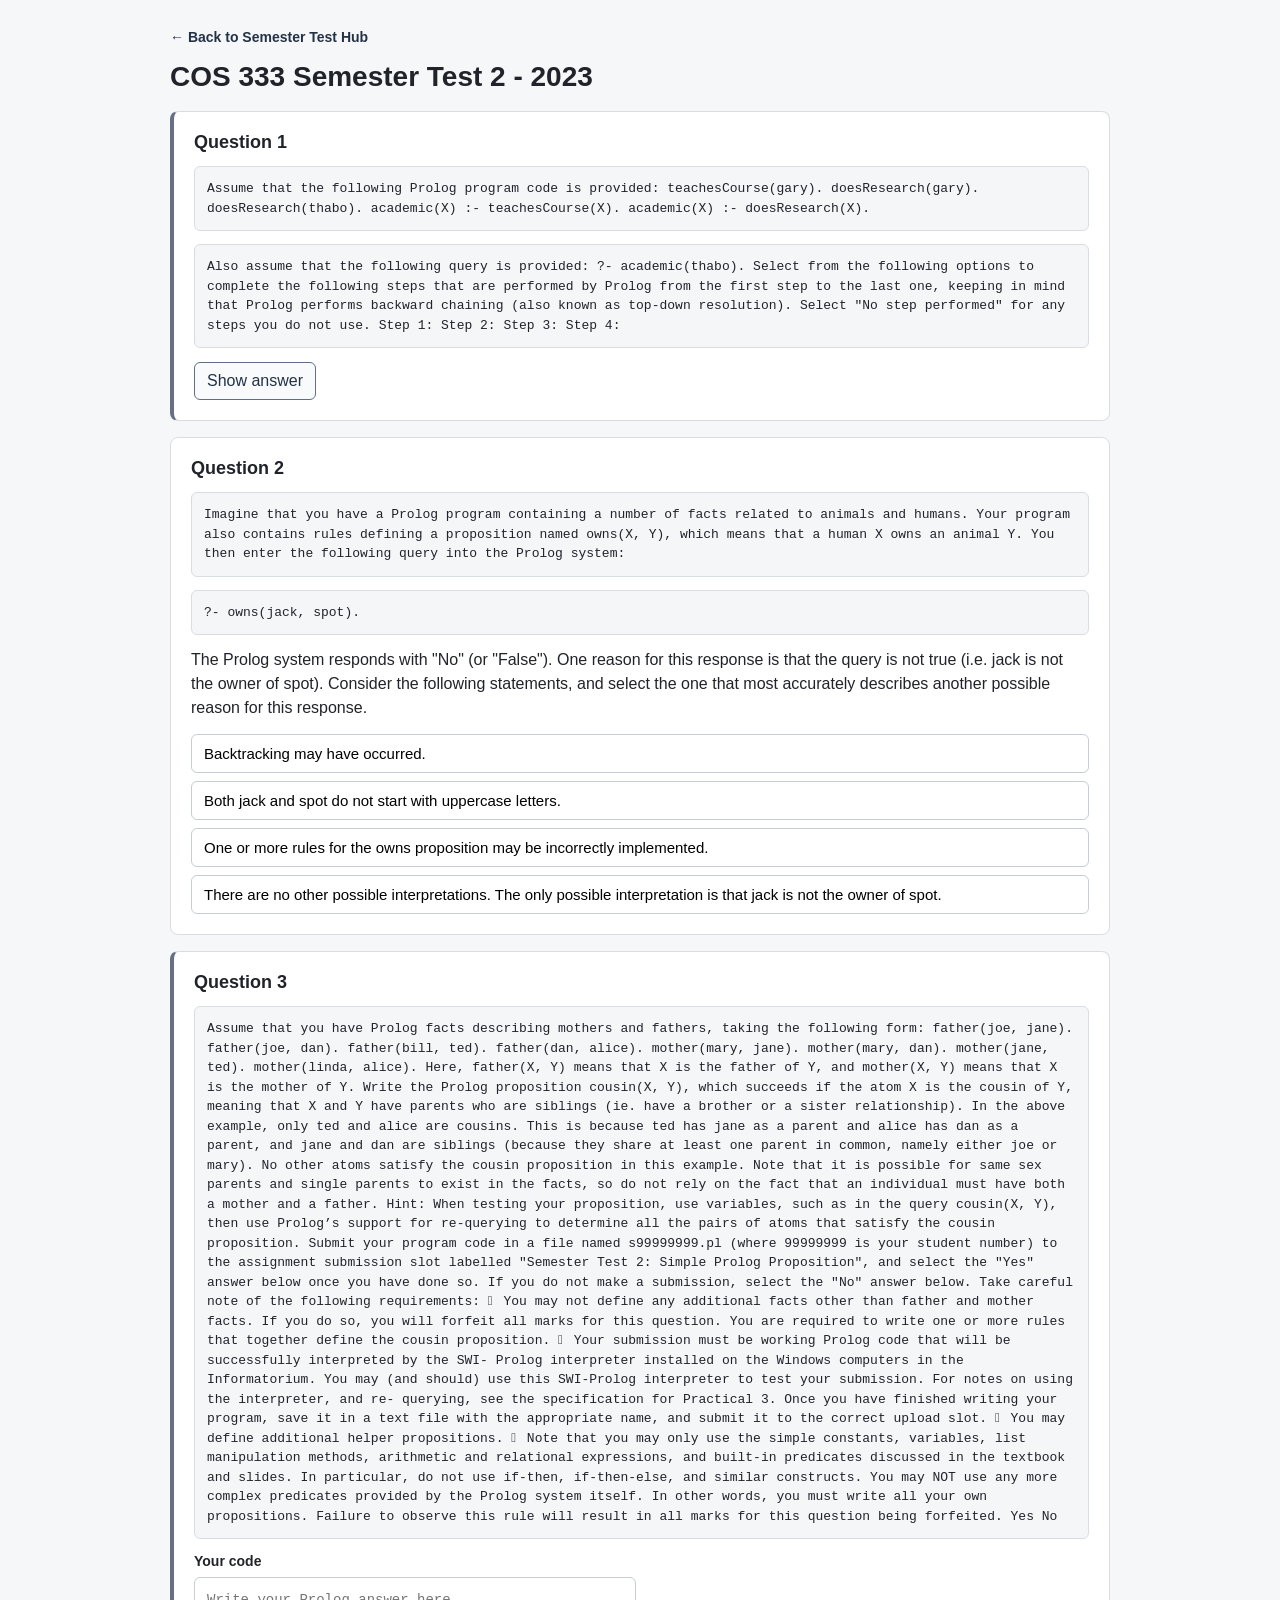
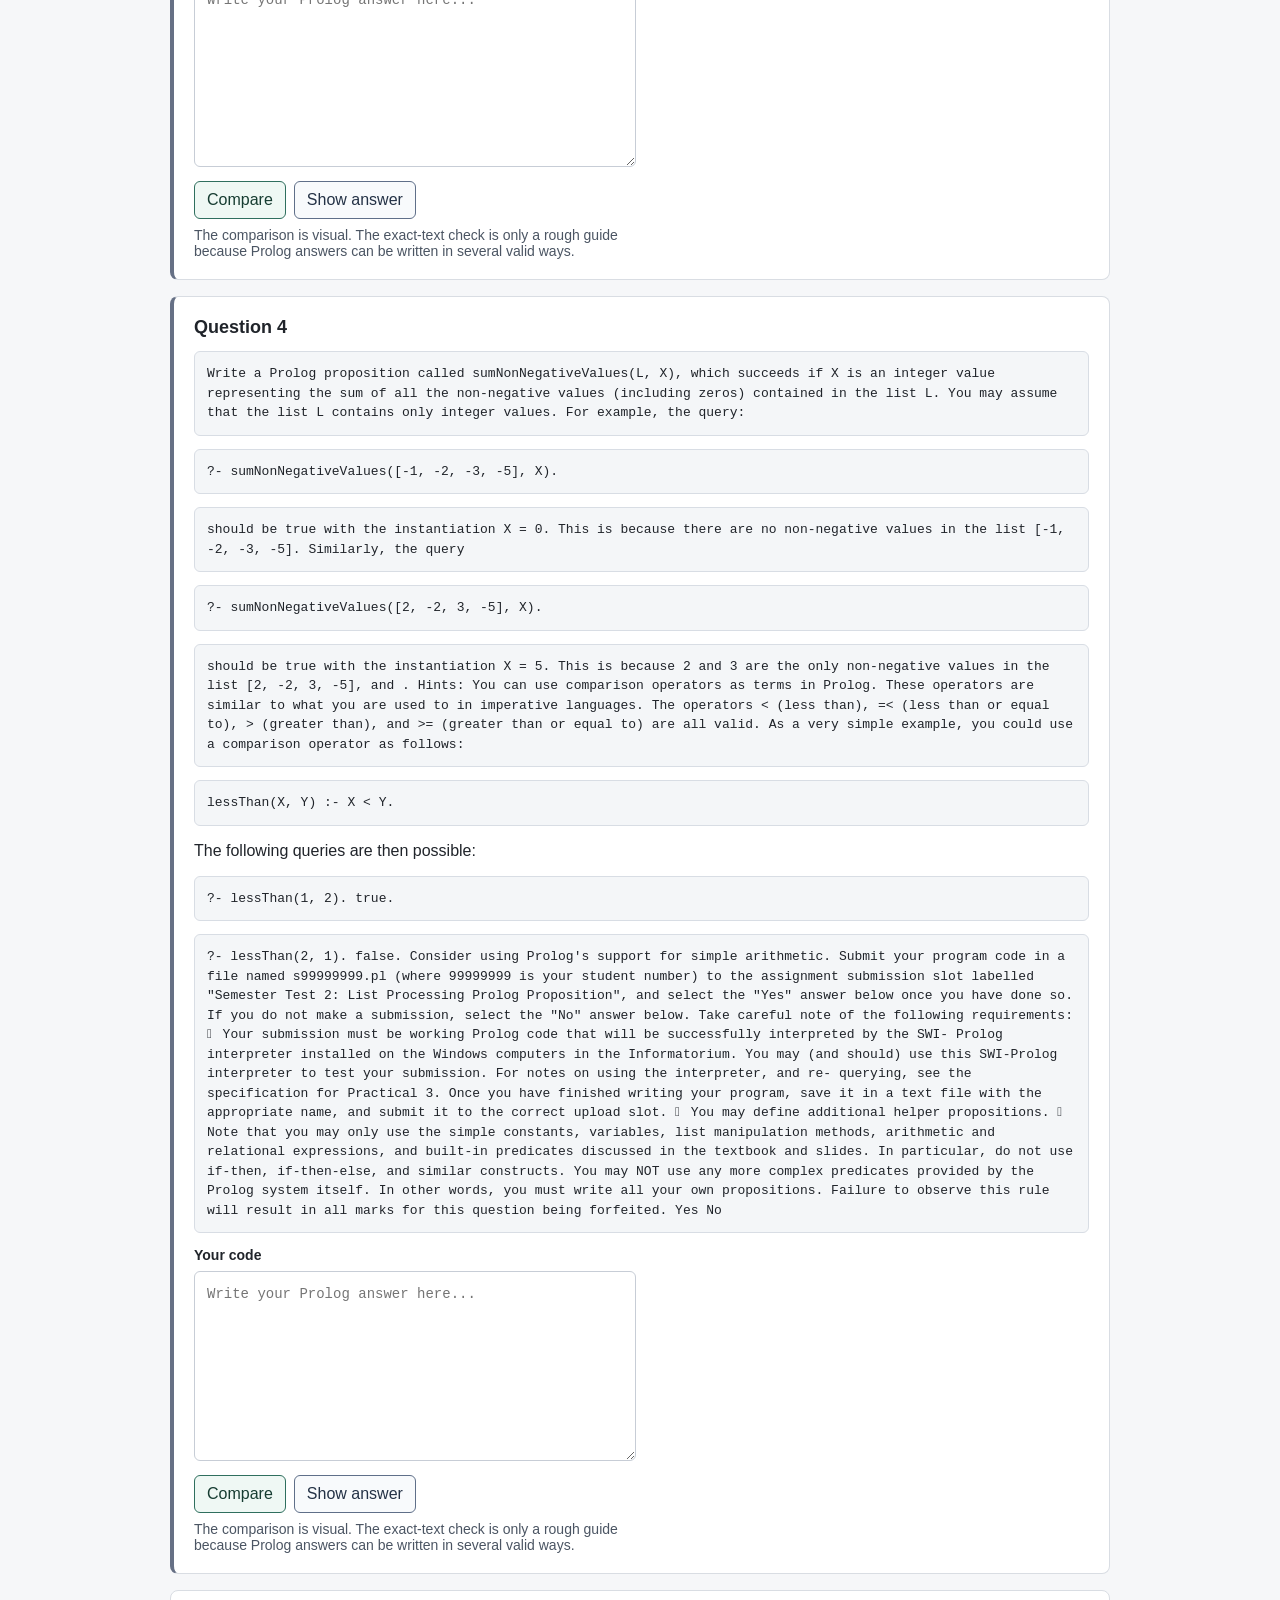
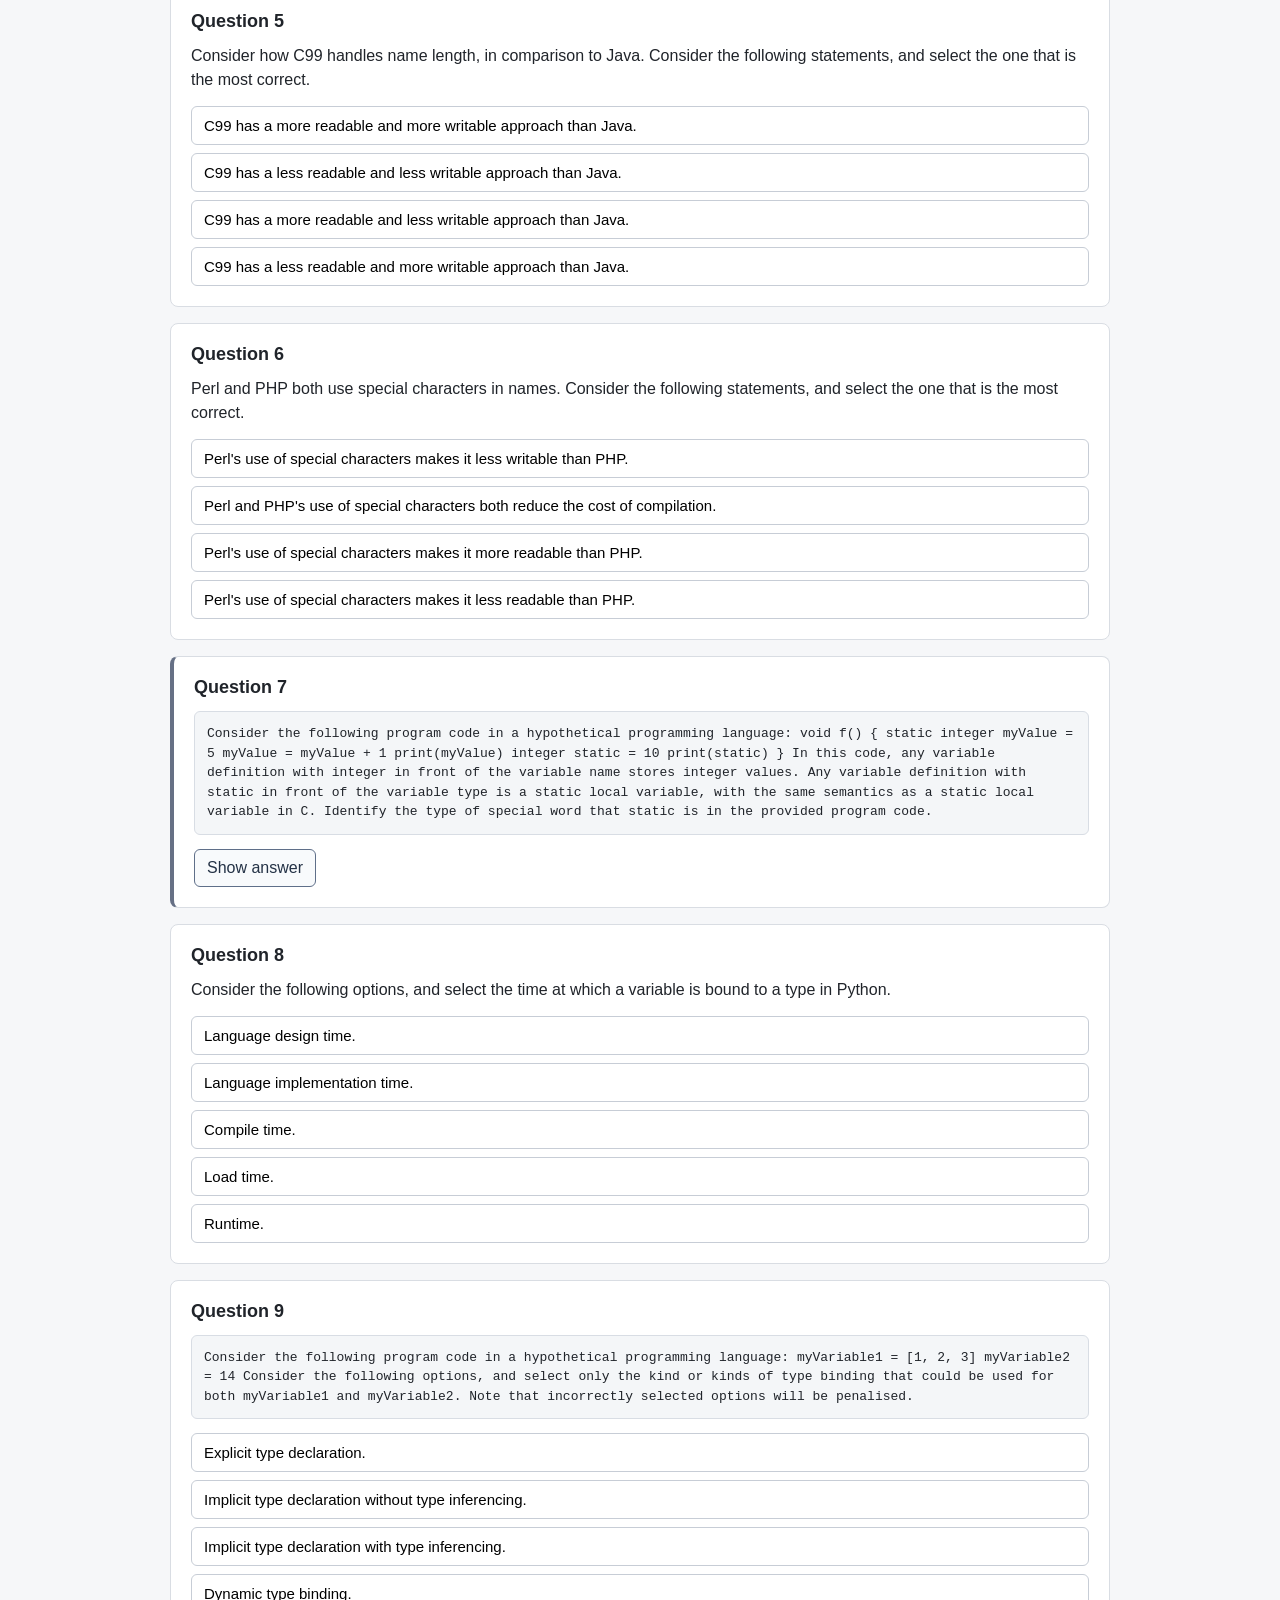
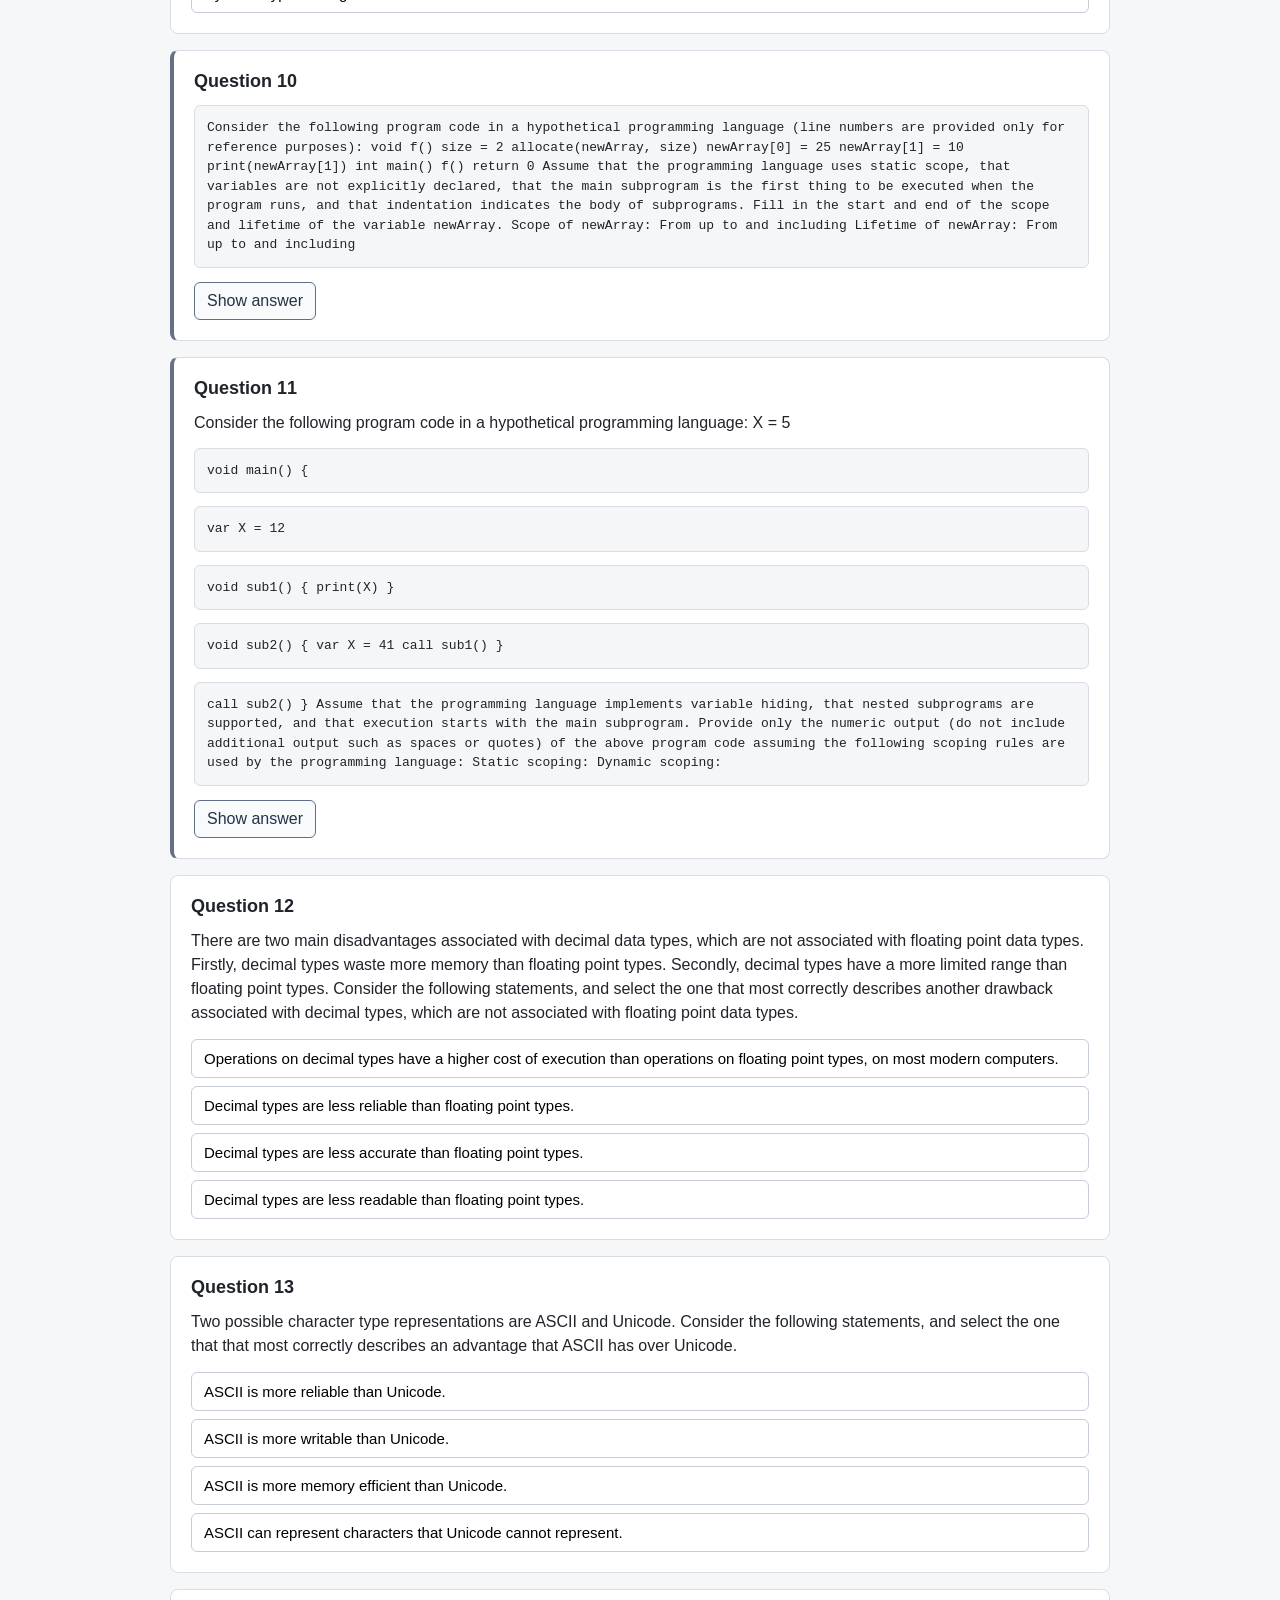
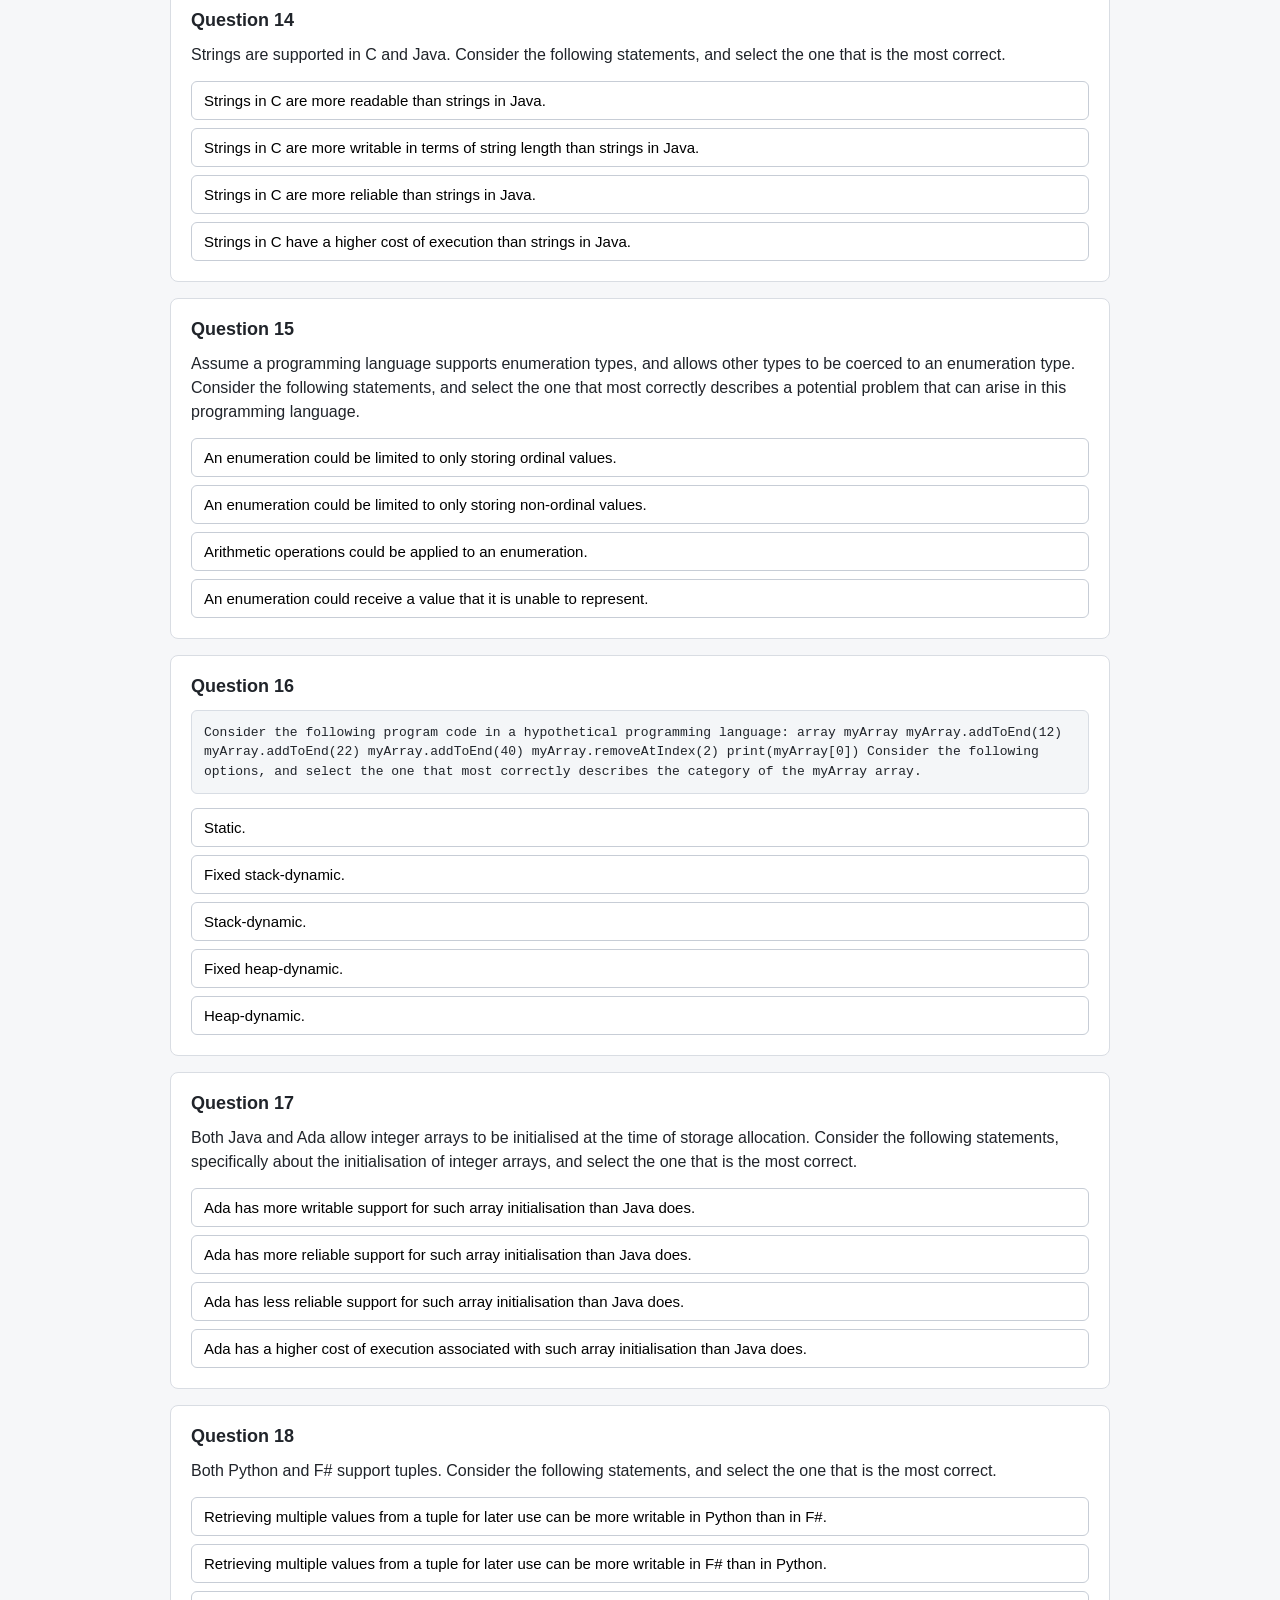
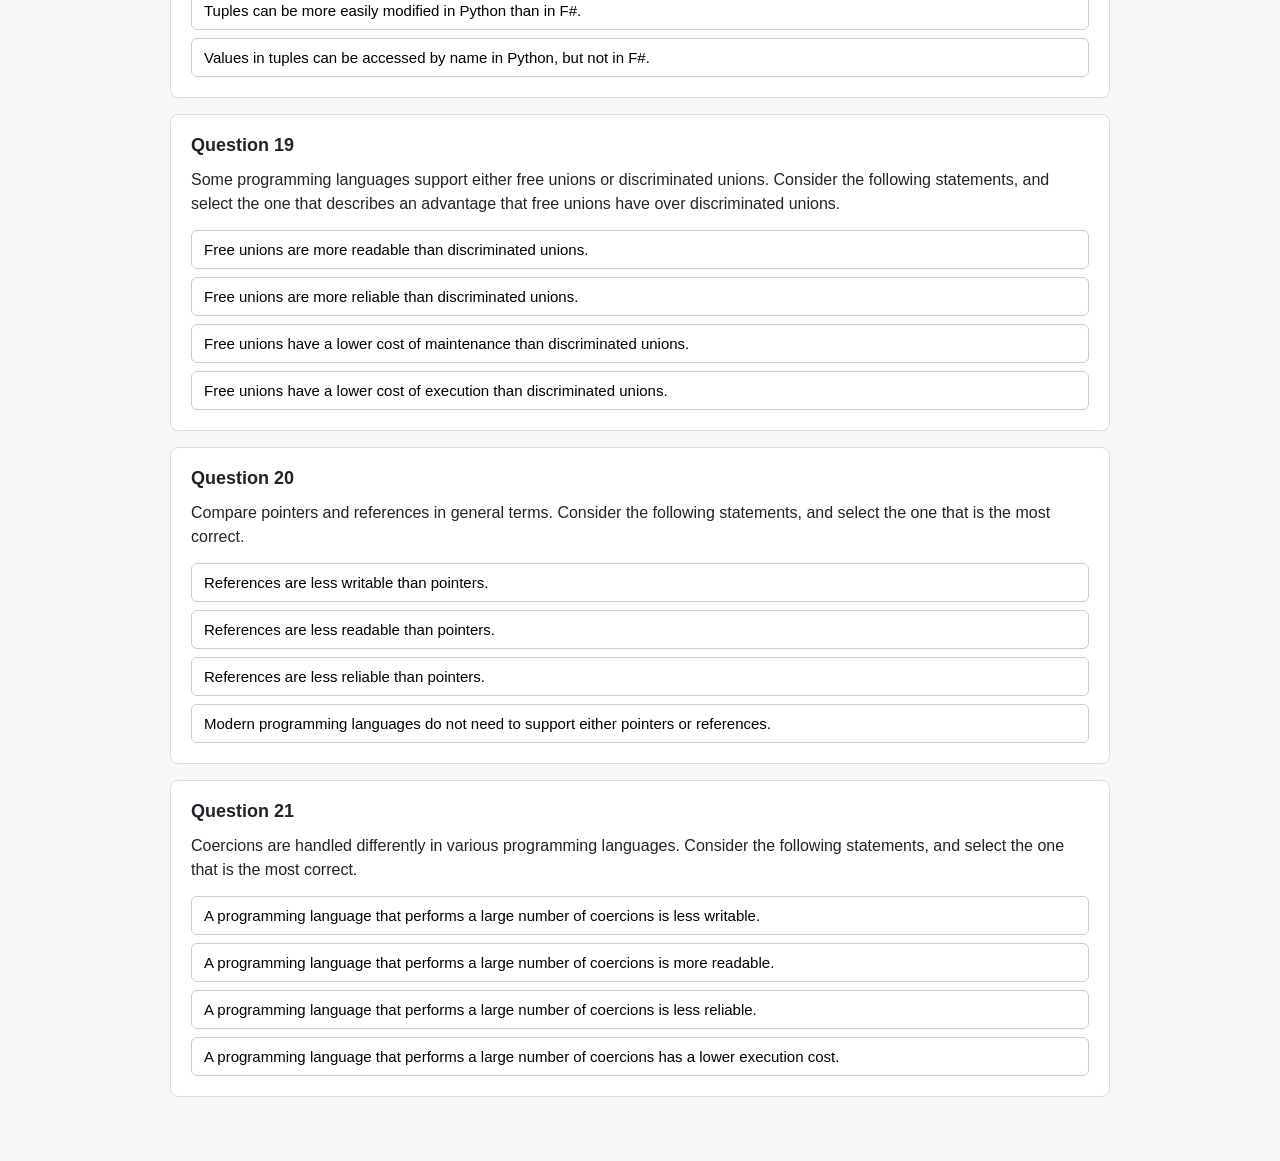
<file: 2023_semester_test_2.html>
<!doctype html>
<html lang="en">
<head>
  <meta charset="utf-8">
  <meta name="viewport" content="width=device-width, initial-scale=1">
  <title>COS 333 Semester Test 2 - 2023</title>
  <style>
    body { font-family: Arial, sans-serif; margin: 0; background: #f6f7f9; color: #20242a; }
    main { max-width: 940px; margin: 0 auto; padding: 28px 18px 48px; }
    .back-link { display: inline-flex; align-items: center; gap: 8px; margin-bottom: 16px; color: #243246; text-decoration: none; font-size: 14px; font-weight: 600; }
    .back-link:hover { color: #0f172a; text-decoration: underline; }
    h1 { font-size: 28px; margin: 0 0 18px; }
    .question { background: white; border: 1px solid #d9dde3; border-radius: 8px; padding: 20px; margin: 16px 0; }
    .question h2 { font-size: 18px; margin: 0 0 12px; }
    .prompt { line-height: 1.5; margin-bottom: 14px; }
    .prompt p { margin: 0 0 12px; }
    .prompt pre, .answer pre, .comparison pre { background: #f4f6f8; border: 1px solid #d8dde4; border-radius: 6px; overflow-x: auto; padding: 12px; white-space: pre-wrap; }
    .options { display: grid; gap: 8px; }
    button { font: inherit; }
    button.option { text-align: left; border: 1px solid #c7cdd6; background: #fff; padding: 10px 12px; border-radius: 6px; cursor: pointer; font-size: 15px; }
    button.option:hover { border-color: #62748e; background: #f8fafc; }
    button.show-answer { border: 1px solid #5f6f89; background: #f8fafc; color: #243246; padding: 9px 12px; border-radius: 6px; cursor: pointer; }
    button.show-answer:hover { background: #edf2f7; }
    button.compare { border-color: #2f6f5e; background: #eff8f4; color: #163c31; }
    button.correct { border-color: #198754; background: #eaf7ef; }
    button.wrong { border-color: #c73333; background: #fdecec; }
    .feedback, .answer { display: none; margin-top: 12px; padding: 12px; border-radius: 6px; background: #eef3fb; line-height: 1.45; }
    .feedback.show, .answer.show { display: block; }
    .coding { border-left: 4px solid #667085; }
    .practice { margin-top: 14px; }
    .practice-grid { display: grid; grid-template-columns: minmax(0, 1fr) minmax(0, 1fr); gap: 12px; align-items: start; }
    .practice label, .comparison h3 { display: block; font-weight: 700; font-size: 14px; margin: 0 0 8px; }
    .practice textarea { box-sizing: border-box; width: 100%; min-height: 190px; resize: vertical; border: 1px solid #c7cdd6; border-radius: 6px; padding: 12px; font: 14px/1.45 monospace; }
    .button-row { display: flex; flex-wrap: wrap; gap: 8px; margin: 10px 0 0; }
    .comparison { display: none; }
    .comparison.show { display: block; }
    .compare-note { margin: 8px 0 0; font-size: 14px; color: #4b5563; }
    @media (max-width: 760px) { .practice-grid { grid-template-columns: 1fr; } }
  </style>
</head>
<body>
<main>
  <a class="back-link" href="semester-tests.html">&larr; Back to Semester Test Hub</a>
  <h1>COS 333 Semester Test 2 - 2023</h1>
  <div id="quiz"></div>
</main>
<script>
const questions = [{"number": 1, "interactive": false, "prompt": "Assume that the following Prolog program code is provided: teachesCourse(gary). doesResearch(gary). doesResearch(thabo). academic(X) :- teachesCourse(X). academic(X) :- doesResearch(X).\n\nAlso assume that the following query is provided: ?- academic(thabo). Select from the following options to complete the following steps that are performed by Prolog from the first step to the last one, keeping in mind that Prolog performs backward chaining (also known as top-down resolution). Select \"No step performed\" for any steps you do not use. Step 1: Step 2: Step 3: Step 4:", "promptBlocks": ["Assume that the following Prolog program code is provided: teachesCourse(gary). doesResearch(gary). doesResearch(thabo). academic(X) :- teachesCourse(X). academic(X) :- doesResearch(X).", "Also assume that the following query is provided: ?- academic(thabo). Select from the following options to complete the following steps that are performed by Prolog from the first step to the last one, keeping in mind that Prolog performs backward chaining (also known as top-down resolution). Select \"No step performed\" for any steps you do not use. Step 1: Step 2: Step 3: Step 4:"], "options": [], "answers": [], "reason": "", "shortAnswer": "Step 1: Try academic(thabo) using academic(X) :- teachesCourse(X).\nStep 2: Try teachesCourse(thabo), which fails.\nStep 3: Backtrack to academic(X) :- doesResearch(X).\nStep 4: doesResearch(thabo) succeeds.", "isCodeQuestion": false}, {"number": 2, "interactive": true, "prompt": "Imagine that you have a Prolog program containing a number of facts related to animals and humans. Your program also contains rules defining a proposition named owns(X, Y), which means that a human X owns an animal Y. You then enter the following query into the Prolog system:\n\n?- owns(jack, spot).\n\nThe Prolog system responds with \"No\" (or \"False\"). One reason for this response is that the query is not true (i.e. jack is not the owner of spot). Consider the following statements, and select the one that most accurately describes another possible reason for this response.", "promptBlocks": ["Imagine that you have a Prolog program containing a number of facts related to animals and humans. Your program also contains rules defining a proposition named owns(X, Y), which means that a human X owns an animal Y. You then enter the following query into the Prolog system:", "?- owns(jack, spot).", "The Prolog system responds with \"No\" (or \"False\"). One reason for this response is that the query is not true (i.e. jack is not the owner of spot). Consider the following statements, and select the one that most accurately describes another possible reason for this response."], "options": ["Backtracking may have occurred.", "Both jack and spot do not start with uppercase letters.", "One or more rules for the owns proposition may be incorrectly implemented.", "There are no other possible interpretations. The only possible interpretation is that jack is not the owner of spot."], "answers": [3], "reason": "A false response may mean the owns rules are wrong, not only that the real-world relation is false.", "shortAnswer": "No model answer has been added for this question yet.", "isCodeQuestion": false}, {"number": 3, "interactive": false, "prompt": "Assume that you have Prolog facts describing mothers and fathers, taking the following form: father(joe, jane). father(joe, dan). father(bill, ted). father(dan, alice). mother(mary, jane). mother(mary, dan). mother(jane, ted). mother(linda, alice). Here, father(X, Y) means that X is the father of Y, and mother(X, Y) means that X is the mother of Y. Write the Prolog proposition cousin(X, Y), which succeeds if the atom X is the cousin of Y, meaning that X and Y have parents who are siblings (ie. have a brother or a sister relationship). In the above example, only ted and alice are cousins. This is because ted has jane as a parent and alice has dan as a parent, and jane and dan are siblings (because they share at least one parent in common, namely either joe or mary). No other atoms satisfy the cousin proposition in this example. Note that it is possible for same sex parents and single parents to exist in the facts, so do not rely on the fact that an individual must have both a mother and a father. Hint: When testing your proposition, use variables, such as in the query cousin(X, Y), then use Prolog\u2019s support for re-querying to determine all the pairs of atoms that satisfy the cousin proposition. Submit your program code in a file named s99999999.pl (where 99999999 is your student number) to the assignment submission slot labelled \"Semester Test 2: Simple Prolog Proposition\", and select the \"Yes\" answer below once you have done so. If you do not make a submission, select the \"No\" answer below. Take careful note of the following requirements: \uf0b7 You may not define any additional facts other than father and mother facts. If you do so, you will forfeit all marks for this question. You are required to write one or more rules that together define the cousin proposition. \uf0b7 Your submission must be working Prolog code that will be successfully interpreted by the SWI- Prolog interpreter installed on the Windows computers in the Informatorium. You may (and should) use this SWI-Prolog interpreter to test your submission. For notes on using the interpreter, and re- querying, see the specification for Practical 3. Once you have finished writing your program, save it in a text file with the appropriate name, and submit it to the correct upload slot. \uf0b7 You may define additional helper propositions. \uf0b7 Note that you may only use the simple constants, variables, list manipulation methods, arithmetic and relational expressions, and built-in predicates discussed in the textbook and slides. In particular, do not use if-then, if-then-else, and similar constructs. You may NOT use any more complex predicates provided by the Prolog system itself. In other words, you must write all your own propositions. Failure to observe this rule will result in all marks for this question being forfeited. Yes No", "promptBlocks": ["Assume that you have Prolog facts describing mothers and fathers, taking the following form: father(joe, jane). father(joe, dan). father(bill, ted). father(dan, alice). mother(mary, jane). mother(mary, dan). mother(jane, ted). mother(linda, alice). Here, father(X, Y) means that X is the father of Y, and mother(X, Y) means that X is the mother of Y. Write the Prolog proposition cousin(X, Y), which succeeds if the atom X is the cousin of Y, meaning that X and Y have parents who are siblings (ie. have a brother or a sister relationship). In the above example, only ted and alice are cousins. This is because ted has jane as a parent and alice has dan as a parent, and jane and dan are siblings (because they share at least one parent in common, namely either joe or mary). No other atoms satisfy the cousin proposition in this example. Note that it is possible for same sex parents and single parents to exist in the facts, so do not rely on the fact that an individual must have both a mother and a father. Hint: When testing your proposition, use variables, such as in the query cousin(X, Y), then use Prolog\u2019s support for re-querying to determine all the pairs of atoms that satisfy the cousin proposition. Submit your program code in a file named s99999999.pl (where 99999999 is your student number) to the assignment submission slot labelled \"Semester Test 2: Simple Prolog Proposition\", and select the \"Yes\" answer below once you have done so. If you do not make a submission, select the \"No\" answer below. Take careful note of the following requirements: \uf0b7 You may not define any additional facts other than father and mother facts. If you do so, you will forfeit all marks for this question. You are required to write one or more rules that together define the cousin proposition. \uf0b7 Your submission must be working Prolog code that will be successfully interpreted by the SWI- Prolog interpreter installed on the Windows computers in the Informatorium. You may (and should) use this SWI-Prolog interpreter to test your submission. For notes on using the interpreter, and re- querying, see the specification for Practical 3. Once you have finished writing your program, save it in a text file with the appropriate name, and submit it to the correct upload slot. \uf0b7 You may define additional helper propositions. \uf0b7 Note that you may only use the simple constants, variables, list manipulation methods, arithmetic and relational expressions, and built-in predicates discussed in the textbook and slides. In particular, do not use if-then, if-then-else, and similar constructs. You may NOT use any more complex predicates provided by the Prolog system itself. In other words, you must write all your own propositions. Failure to observe this rule will result in all marks for this question being forfeited. Yes No"], "options": [], "answers": [], "reason": "", "shortAnswer": "parent(X, Y) :- father(X, Y).\nparent(X, Y) :- mother(X, Y).\n\nsibling(X, Y) :- parent(P, X), parent(P, Y), not(X = Y).\n\ncousin(X, Y) :- parent(P1, X), parent(P2, Y), sibling(P1, P2), not(X = Y).", "isCodeQuestion": true}, {"number": 4, "interactive": false, "prompt": "Write a Prolog proposition called sumNonNegativeValues(L, X), which succeeds if X is an integer value representing the sum of all the non-negative values (including zeros) contained in the list L. You may assume that the list L contains only integer values. For example, the query:\n\n?- sumNonNegativeValues([-1, -2, -3, -5], X).\n\nshould be true with the instantiation X = 0. This is because there are no non-negative values in the list [-1, -2, -3, -5]. Similarly, the query\n\n?- sumNonNegativeValues([2, -2, 3, -5], X).\n\nshould be true with the instantiation X = 5. This is because 2 and 3 are the only non-negative values in the list [2, -2, 3, -5], and . Hints: You can use comparison operators as terms in Prolog. These operators are similar to what you are used to in imperative languages. The operators < (less than), =< (less than or equal to), > (greater than), and >= (greater than or equal to) are all valid. As a very simple example, you could use a comparison operator as follows:\n\nlessThan(X, Y) :- X < Y.\n\nThe following queries are then possible:\n\n?- lessThan(1, 2). true.\n\n?- lessThan(2, 1). false. Consider using Prolog's support for simple arithmetic. Submit your program code in a file named s99999999.pl (where 99999999 is your student number) to the assignment submission slot labelled \"Semester Test 2: List Processing Prolog Proposition\", and select the \"Yes\" answer below once you have done so. If you do not make a submission, select the \"No\" answer below. Take careful note of the following requirements: \uf0b7 Your submission must be working Prolog code that will be successfully interpreted by the SWI- Prolog interpreter installed on the Windows computers in the Informatorium. You may (and should) use this SWI-Prolog interpreter to test your submission. For notes on using the interpreter, and re- querying, see the specification for Practical 3. Once you have finished writing your program, save it in a text file with the appropriate name, and submit it to the correct upload slot. \uf0b7 You may define additional helper propositions. \uf0b7 Note that you may only use the simple constants, variables, list manipulation methods, arithmetic and relational expressions, and built-in predicates discussed in the textbook and slides. In particular, do not use if-then, if-then-else, and similar constructs. You may NOT use any more complex predicates provided by the Prolog system itself. In other words, you must write all your own propositions. Failure to observe this rule will result in all marks for this question being forfeited. Yes No", "promptBlocks": ["Write a Prolog proposition called sumNonNegativeValues(L, X), which succeeds if X is an integer value representing the sum of all the non-negative values (including zeros) contained in the list L. You may assume that the list L contains only integer values. For example, the query:", "?- sumNonNegativeValues([-1, -2, -3, -5], X).", "should be true with the instantiation X = 0. This is because there are no non-negative values in the list [-1, -2, -3, -5]. Similarly, the query", "?- sumNonNegativeValues([2, -2, 3, -5], X).", "should be true with the instantiation X = 5. This is because 2 and 3 are the only non-negative values in the list [2, -2, 3, -5], and . Hints: You can use comparison operators as terms in Prolog. These operators are similar to what you are used to in imperative languages. The operators < (less than), =< (less than or equal to), > (greater than), and >= (greater than or equal to) are all valid. As a very simple example, you could use a comparison operator as follows:", "lessThan(X, Y) :- X < Y.", "The following queries are then possible:", "?- lessThan(1, 2). true.", "?- lessThan(2, 1). false. Consider using Prolog's support for simple arithmetic. Submit your program code in a file named s99999999.pl (where 99999999 is your student number) to the assignment submission slot labelled \"Semester Test 2: List Processing Prolog Proposition\", and select the \"Yes\" answer below once you have done so. If you do not make a submission, select the \"No\" answer below. Take careful note of the following requirements: \uf0b7 Your submission must be working Prolog code that will be successfully interpreted by the SWI- Prolog interpreter installed on the Windows computers in the Informatorium. You may (and should) use this SWI-Prolog interpreter to test your submission. For notes on using the interpreter, and re- querying, see the specification for Practical 3. Once you have finished writing your program, save it in a text file with the appropriate name, and submit it to the correct upload slot. \uf0b7 You may define additional helper propositions. \uf0b7 Note that you may only use the simple constants, variables, list manipulation methods, arithmetic and relational expressions, and built-in predicates discussed in the textbook and slides. In particular, do not use if-then, if-then-else, and similar constructs. You may NOT use any more complex predicates provided by the Prolog system itself. In other words, you must write all your own propositions. Failure to observe this rule will result in all marks for this question being forfeited. Yes No"], "options": [], "answers": [], "reason": "", "shortAnswer": "sumNonNegativeValues([], 0).\nsumNonNegativeValues([H|T], X) :- H >= 0, sumNonNegativeValues(T, R), X is H + R.\nsumNonNegativeValues([H|T], X) :- H < 0, sumNonNegativeValues(T, X).", "isCodeQuestion": true}, {"number": 5, "interactive": true, "prompt": "Consider how C99 handles name length, in comparison to Java. Consider the following statements, and select the one that is the most correct.", "promptBlocks": ["Consider how C99 handles name length, in comparison to Java. Consider the following statements, and select the one that is the most correct."], "options": ["C99 has a more readable and more writable approach than Java.", "C99 has a less readable and less writable approach than Java.", "C99 has a more readable and less writable approach than Java.", "C99 has a less readable and more writable approach than Java."], "answers": [2], "reason": "C99 has significant identifier-length limits compared with Java, hurting both readability and writability.", "shortAnswer": "No model answer has been added for this question yet.", "isCodeQuestion": false}, {"number": 6, "interactive": true, "prompt": "Perl and PHP both use special characters in names. Consider the following statements, and select the one that is the most correct.", "promptBlocks": ["Perl and PHP both use special characters in names. Consider the following statements, and select the one that is the most correct."], "options": ["Perl's use of special characters makes it less writable than PHP.", "Perl and PHP's use of special characters both reduce the cost of compilation.", "Perl's use of special characters makes it more readable than PHP.", "Perl's use of special characters makes it less readable than PHP."], "answers": [3], "reason": "Perl's different sigils can communicate the kind of variable, improving readability compared with PHP's uniform dollar sign.", "shortAnswer": "No model answer has been added for this question yet.", "isCodeQuestion": false}, {"number": 7, "interactive": false, "prompt": "Consider the following program code in a hypothetical programming language: void f() { static integer myValue = 5 myValue = myValue + 1 print(myValue) integer static = 10 print(static) } In this code, any variable definition with integer in front of the variable name stores integer values. Any variable definition with static in front of the variable type is a static local variable, with the same semantics as a static local variable in C. Identify the type of special word that static is in the provided program code.", "promptBlocks": ["Consider the following program code in a hypothetical programming language: void f() { static integer myValue = 5 myValue = myValue + 1 print(myValue) integer static = 10 print(static) } In this code, any variable definition with integer in front of the variable name stores integer values. Any variable definition with static in front of the variable type is a static local variable, with the same semantics as a static local variable in C. Identify the type of special word that static is in the provided program code."], "options": [], "answers": [], "reason": "", "shortAnswer": "static is a keyword/reserved word in this language because it has a special grammatical role before the type.", "isCodeQuestion": false}, {"number": 8, "interactive": true, "prompt": "Consider the following options, and select the time at which a variable is bound to a type in Python.", "promptBlocks": ["Consider the following options, and select the time at which a variable is bound to a type in Python."], "options": ["Language design time.", "Language implementation time.", "Compile time.", "Load time.", "Runtime."], "answers": [5], "reason": "Python binds a variable to a type at runtime when a value is assigned.", "shortAnswer": "No model answer has been added for this question yet.", "isCodeQuestion": false}, {"number": 9, "interactive": true, "prompt": "Consider the following program code in a hypothetical programming language: myVariable1 = [1, 2, 3] myVariable2 = 14 Consider the following options, and select only the kind or kinds of type binding that could be used for both myVariable1 and myVariable2. Note that incorrectly selected options will be penalised.", "promptBlocks": ["Consider the following program code in a hypothetical programming language: myVariable1 = [1, 2, 3] myVariable2 = 14 Consider the following options, and select only the kind or kinds of type binding that could be used for both myVariable1 and myVariable2. Note that incorrectly selected options will be penalised."], "options": ["Explicit type declaration.", "Implicit type declaration without type inferencing.", "Implicit type declaration with type inferencing.", "Dynamic type binding."], "answers": [3, 4], "reason": "Both inferred static binding and dynamic type binding can type variables from assignment without explicit declarations.", "shortAnswer": "No model answer has been added for this question yet.", "isCodeQuestion": false}, {"number": 10, "interactive": false, "prompt": "Consider the following program code in a hypothetical programming language (line numbers are provided only for reference purposes): void f() size = 2 allocate(newArray, size) newArray[0] = 25 newArray[1] = 10 print(newArray[1]) int main() f() return 0 Assume that the programming language uses static scope, that variables are not explicitly declared, that the main subprogram is the first thing to be executed when the program runs, and that indentation indicates the body of subprograms. Fill in the start and end of the scope and lifetime of the variable newArray. Scope of newArray: From up to and including Lifetime of newArray: From up to and including", "promptBlocks": ["Consider the following program code in a hypothetical programming language (line numbers are provided only for reference purposes): void f() size = 2 allocate(newArray, size) newArray[0] = 25 newArray[1] = 10 print(newArray[1]) int main() f() return 0 Assume that the programming language uses static scope, that variables are not explicitly declared, that the main subprogram is the first thing to be executed when the program runs, and that indentation indicates the body of subprograms. Fill in the start and end of the scope and lifetime of the variable newArray. Scope of newArray: From up to and including Lifetime of newArray: From up to and including"], "options": [], "answers": [], "reason": "", "shortAnswer": "Scope of newArray: from line 3 up to and including line 6.\nLifetime of newArray: from line 3 up to and including the point where the allocated heap storage is deallocated. No deallocation is shown, so it outlives f and becomes leaked/inaccessible after f returns.", "isCodeQuestion": false}, {"number": 11, "interactive": false, "prompt": "Consider the following program code in a hypothetical programming language: X = 5\n\nvoid main() {\n\nvar X = 12\n\nvoid sub1() { print(X) }\n\nvoid sub2() { var X = 41 call sub1() }\n\ncall sub2() } Assume that the programming language implements variable hiding, that nested subprograms are supported, and that execution starts with the main subprogram. Provide only the numeric output (do not include additional output such as spaces or quotes) of the above program code assuming the following scoping rules are used by the programming language: Static scoping: Dynamic scoping:", "promptBlocks": ["Consider the following program code in a hypothetical programming language: X = 5", "void main() {", "var X = 12", "void sub1() { print(X) }", "void sub2() { var X = 41 call sub1() }", "call sub2() } Assume that the programming language implements variable hiding, that nested subprograms are supported, and that execution starts with the main subprogram. Provide only the numeric output (do not include additional output such as spaces or quotes) of the above program code assuming the following scoping rules are used by the programming language: Static scoping: Dynamic scoping:"], "options": [], "answers": [], "reason": "", "shortAnswer": "Static scoping: 12\nDynamic scoping: 41", "isCodeQuestion": false}, {"number": 12, "interactive": true, "prompt": "There are two main disadvantages associated with decimal data types, which are not associated with floating point data types. Firstly, decimal types waste more memory than floating point types. Secondly, decimal types have a more limited range than floating point types. Consider the following statements, and select the one that most correctly describes another drawback associated with decimal types, which are not associated with floating point data types.", "promptBlocks": ["There are two main disadvantages associated with decimal data types, which are not associated with floating point data types. Firstly, decimal types waste more memory than floating point types. Secondly, decimal types have a more limited range than floating point types. Consider the following statements, and select the one that most correctly describes another drawback associated with decimal types, which are not associated with floating point data types."], "options": ["Operations on decimal types have a higher cost of execution than operations on floating point types, on most modern computers.", "Decimal types are less reliable than floating point types.", "Decimal types are less accurate than floating point types.", "Decimal types are less readable than floating point types."], "answers": [1], "reason": "Decimal arithmetic is usually implemented with more work than binary floating-point arithmetic on modern hardware.", "shortAnswer": "No model answer has been added for this question yet.", "isCodeQuestion": false}, {"number": 13, "interactive": true, "prompt": "Two possible character type representations are ASCII and Unicode. Consider the following statements, and select the one that that most correctly describes an advantage that ASCII has over Unicode.", "promptBlocks": ["Two possible character type representations are ASCII and Unicode. Consider the following statements, and select the one that that most correctly describes an advantage that ASCII has over Unicode."], "options": ["ASCII is more reliable than Unicode.", "ASCII is more writable than Unicode.", "ASCII is more memory efficient than Unicode.", "ASCII can represent characters that Unicode cannot represent."], "answers": [3], "reason": "ASCII needs fewer bits per character than Unicode.", "shortAnswer": "No model answer has been added for this question yet.", "isCodeQuestion": false}, {"number": 14, "interactive": true, "prompt": "Strings are supported in C and Java. Consider the following statements, and select the one that is the most correct.", "promptBlocks": ["Strings are supported in C and Java. Consider the following statements, and select the one that is the most correct."], "options": ["Strings in C are more readable than strings in Java.", "Strings in C are more writable in terms of string length than strings in Java.", "Strings in C are more reliable than strings in Java.", "Strings in C have a higher cost of execution than strings in Java."], "answers": [2], "reason": "C strings can vary within character arrays, while Java String objects are immutable once created.", "shortAnswer": "No model answer has been added for this question yet.", "isCodeQuestion": false}, {"number": 15, "interactive": true, "prompt": "Assume a programming language supports enumeration types, and allows other types to be coerced to an enumeration type. Consider the following statements, and select the one that most correctly describes a potential problem that can arise in this programming language.", "promptBlocks": ["Assume a programming language supports enumeration types, and allows other types to be coerced to an enumeration type. Consider the following statements, and select the one that most correctly describes a potential problem that can arise in this programming language."], "options": ["An enumeration could be limited to only storing ordinal values.", "An enumeration could be limited to only storing non-ordinal values.", "Arithmetic operations could be applied to an enumeration.", "An enumeration could receive a value that it is unable to represent."], "answers": [4], "reason": "Coercing into an enumeration can create a value outside the enumeration's valid set.", "shortAnswer": "No model answer has been added for this question yet.", "isCodeQuestion": false}, {"number": 16, "interactive": true, "prompt": "Consider the following program code in a hypothetical programming language: array myArray myArray.addToEnd(12) myArray.addToEnd(22) myArray.addToEnd(40) myArray.removeAtIndex(2) print(myArray[0]) Consider the following options, and select the one that most correctly describes the category of the myArray array.", "promptBlocks": ["Consider the following program code in a hypothetical programming language: array myArray myArray.addToEnd(12) myArray.addToEnd(22) myArray.addToEnd(40) myArray.removeAtIndex(2) print(myArray[0]) Consider the following options, and select the one that most correctly describes the category of the myArray array."], "options": ["Static.", "Fixed stack-dynamic.", "Stack-dynamic.", "Fixed heap-dynamic.", "Heap-dynamic."], "answers": [5], "reason": "The array changes length during execution, which is heap-dynamic behavior.", "shortAnswer": "No model answer has been added for this question yet.", "isCodeQuestion": false}, {"number": 17, "interactive": true, "prompt": "Both Java and Ada allow integer arrays to be initialised at the time of storage allocation. Consider the following statements, specifically about the initialisation of integer arrays, and select the one that is the most correct.", "promptBlocks": ["Both Java and Ada allow integer arrays to be initialised at the time of storage allocation. Consider the following statements, specifically about the initialisation of integer arrays, and select the one that is the most correct."], "options": ["Ada has more writable support for such array initialisation than Java does.", "Ada has more reliable support for such array initialisation than Java does.", "Ada has less reliable support for such array initialisation than Java does.", "Ada has a higher cost of execution associated with such array initialisation than Java does."], "answers": [1], "reason": "Ada aggregate syntax can make array initialization more writable than Java's more limited forms.", "shortAnswer": "No model answer has been added for this question yet.", "isCodeQuestion": false}, {"number": 18, "interactive": true, "prompt": "Both Python and F# support tuples. Consider the following statements, and select the one that is the most correct.", "promptBlocks": ["Both Python and F# support tuples. Consider the following statements, and select the one that is the most correct."], "options": ["Retrieving multiple values from a tuple for later use can be more writable in Python than in F#.", "Retrieving multiple values from a tuple for later use can be more writable in F# than in Python.", "Tuples can be more easily modified in Python than in F#.", "Values in tuples can be accessed by name in Python, but not in F#."], "answers": [1], "reason": "Python's tuple unpacking makes retrieving multiple tuple values very concise.", "shortAnswer": "No model answer has been added for this question yet.", "isCodeQuestion": false}, {"number": 19, "interactive": true, "prompt": "Some programming languages support either free unions or discriminated unions. Consider the following statements, and select the one that describes an advantage that free unions have over discriminated unions.", "promptBlocks": ["Some programming languages support either free unions or discriminated unions. Consider the following statements, and select the one that describes an advantage that free unions have over discriminated unions."], "options": ["Free unions are more readable than discriminated unions.", "Free unions are more reliable than discriminated unions.", "Free unions have a lower cost of maintenance than discriminated unions.", "Free unions have a lower cost of execution than discriminated unions."], "answers": [4], "reason": "Free unions avoid storing/checking a discriminant, so they can have lower execution overhead.", "shortAnswer": "No model answer has been added for this question yet.", "isCodeQuestion": false}, {"number": 20, "interactive": true, "prompt": "Compare pointers and references in general terms. Consider the following statements, and select the one that is the most correct.", "promptBlocks": ["Compare pointers and references in general terms. Consider the following statements, and select the one that is the most correct."], "options": ["References are less writable than pointers.", "References are less readable than pointers.", "References are less reliable than pointers.", "Modern programming languages do not need to support either pointers or references."], "answers": [1], "reason": "References give up some pointer flexibility, so they can be less writable while improving safety.", "shortAnswer": "No model answer has been added for this question yet.", "isCodeQuestion": false}, {"number": 21, "interactive": true, "prompt": "Coercions are handled differently in various programming languages. Consider the following statements, and select the one that is the most correct.", "promptBlocks": ["Coercions are handled differently in various programming languages. Consider the following statements, and select the one that is the most correct."], "options": ["A programming language that performs a large number of coercions is less writable.", "A programming language that performs a large number of coercions is more readable.", "A programming language that performs a large number of coercions is less reliable.", "A programming language that performs a large number of coercions has a lower execution cost."], "answers": [3], "reason": "Many implicit coercions reduce reliability by allowing unintended type conversions.", "shortAnswer": "No model answer has been added for this question yet.", "isCodeQuestion": false}];
const quiz = document.getElementById('quiz');

function escapeHtml(value) {
  return value.replace(/[&<>"']/g, char => ({'&':'&amp;','<':'&lt;','>':'&gt;','"':'&quot;',"'":'&#39;'}[char]));
}

function looksLikeCode(value) {
  return /(^|\s)(:-|\?-|\[[^\]]*\]|\w+\([^)]*\)|void |int |var |class |main\(|father\(|mother\(|tenant\(|address\(|print\(|return |call )/.test(value);
}

function renderPrompt(blocks) {
  return blocks.map(block => {
    const escaped = escapeHtml(block);
    return looksLikeCode(block) ? `<pre>${escaped}</pre>` : `<p>${escaped}</p>`;
  }).join('');
}

function renderAnswer(value) {
  const escaped = escapeHtml(value);
  return /\n|:-|\?-/.test(value) ? `<pre>${escaped}</pre>` : escaped;
}

function normalizeCode(value) {
  return value.replace(/%.*$/gm, '').replace(/\s+/g, ' ').trim().toLowerCase();
}

for (const q of questions) {
  const section = document.createElement('section');
  section.className = 'question' + (q.interactive ? '' : ' coding');
  section.innerHTML = `<h2>Question ${q.number}</h2><div class="prompt">${renderPrompt(q.promptBlocks || [q.prompt])}</div>`;

  if (q.interactive) {
    const options = document.createElement('div');
    options.className = 'options';
    q.options.forEach((text, index) => {
      const button = document.createElement('button');
      button.className = 'option';
      button.type = 'button';
      button.textContent = text;
      button.addEventListener('click', () => {
        const selected = index + 1;
        const correct = q.answers.includes(selected);
        [...options.children].forEach((child, childIndex) => {
          child.disabled = true;
          if (q.answers.includes(childIndex + 1)) child.classList.add('correct');
        });
        if (!correct) button.classList.add('wrong');
        feedback.classList.add('show');
        feedback.innerHTML = `<strong>${correct ? 'Correct.' : 'Incorrect.'}</strong> Correct answer: ${q.answers.map(n => escapeHtml(q.options[n - 1])).join(' / ')}<br>${escapeHtml(q.reason)}`;
      });
      options.appendChild(button);
    });
    const feedback = document.createElement('div');
    feedback.className = 'feedback';
    section.appendChild(options);
    section.appendChild(feedback);
  } else if (q.isCodeQuestion) {
    const practice = document.createElement('div');
    practice.className = 'practice';
    const storageKey = `${document.title}-q${q.number}`;
    practice.innerHTML = `
      <div class="practice-grid">
        <div>
          <label for="answer-${q.number}">Your code</label>
          <textarea id="answer-${q.number}" spellcheck="false" placeholder="Write your Prolog answer here..."></textarea>
          <div class="button-row">
            <button class="show-answer compare" type="button">Compare</button>
            <button class="show-answer" type="button">Show answer</button>
          </div>
          <p class="compare-note">The comparison is visual. The exact-text check is only a rough guide because Prolog answers can be written in several valid ways.</p>
        </div>
        <div class="comparison">
          <h3>Model answer</h3>
          <div class="answer show">${renderAnswer(q.shortAnswer)}</div>
          <h3>Your answer</h3>
          <pre class="student-answer"></pre>
          <p class="compare-note exact-result"></p>
        </div>
      </div>`;
    const textarea = practice.querySelector('textarea');
    const compareButton = practice.querySelector('button.compare');
    const showButton = practice.querySelector('.button-row button:not(.compare)');
    const comparison = practice.querySelector('.comparison');
    const studentAnswer = practice.querySelector('.student-answer');
    const exactResult = practice.querySelector('.exact-result');
    textarea.value = localStorage.getItem(storageKey) || '';
    textarea.addEventListener('input', () => localStorage.setItem(storageKey, textarea.value));
    const showComparison = () => {
      const value = textarea.value.trim();
      studentAnswer.textContent = value || 'No answer written yet.';
      const exact = normalizeCode(value) === normalizeCode(q.shortAnswer);
      exactResult.textContent = value ? `Rough exact-text check: ${exact ? 'matches the model answer.' : 'does not exactly match; compare the logic manually.'}` : 'Write an answer first, then compare it with the model.';
      comparison.classList.add('show');
    };
    compareButton.addEventListener('click', showComparison);
    showButton.addEventListener('click', () => {
      comparison.classList.toggle('show');
      if (comparison.classList.contains('show')) showComparison();
      showButton.textContent = comparison.classList.contains('show') ? 'Hide answer' : 'Show answer';
    });
    section.appendChild(practice);
  } else {
    const button = document.createElement('button');
    button.className = 'show-answer';
    button.type = 'button';
    button.textContent = 'Show answer';
    const answer = document.createElement('div');
    answer.className = 'answer';
    answer.innerHTML = renderAnswer(q.shortAnswer);
    button.addEventListener('click', () => {
      answer.classList.toggle('show');
      button.textContent = answer.classList.contains('show') ? 'Hide answer' : 'Show answer';
    });
    section.appendChild(button);
    section.appendChild(answer);
  }

  quiz.appendChild(section);
}
</script>
</body>
</html>
</file>
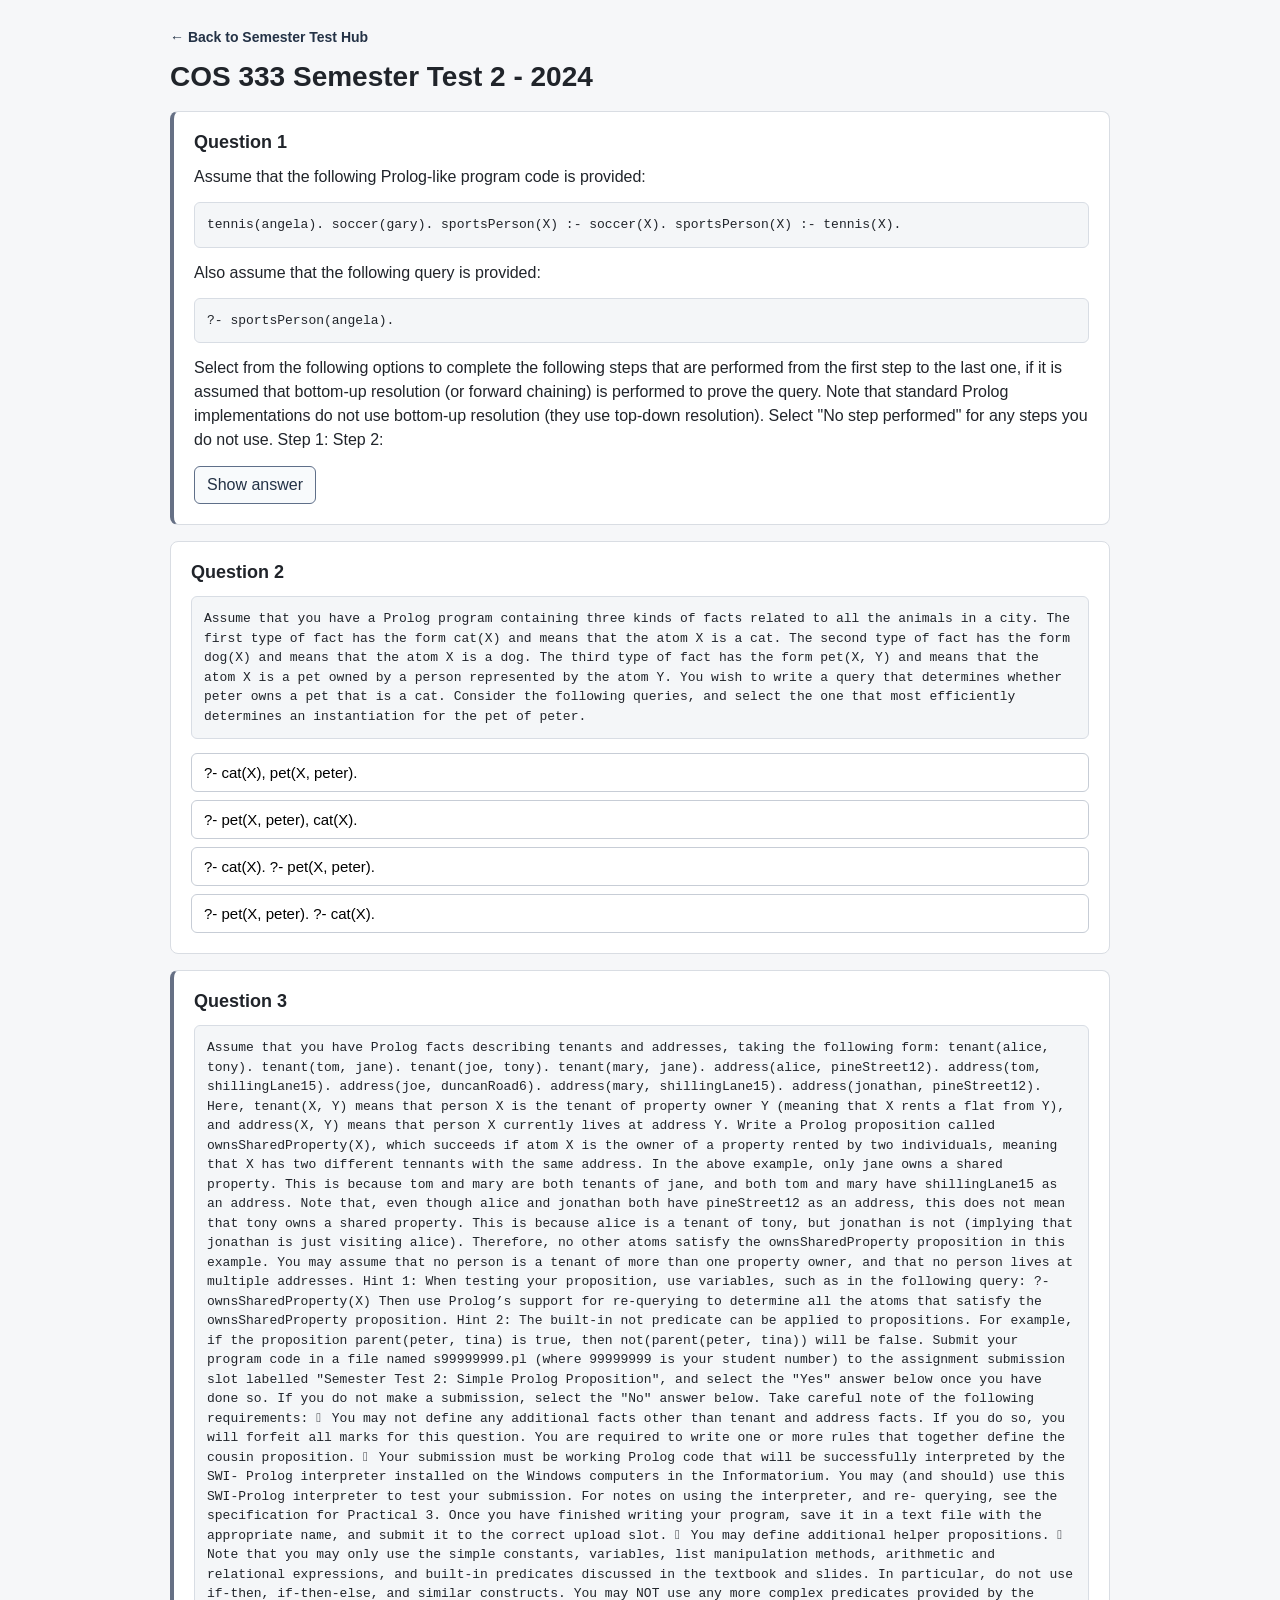
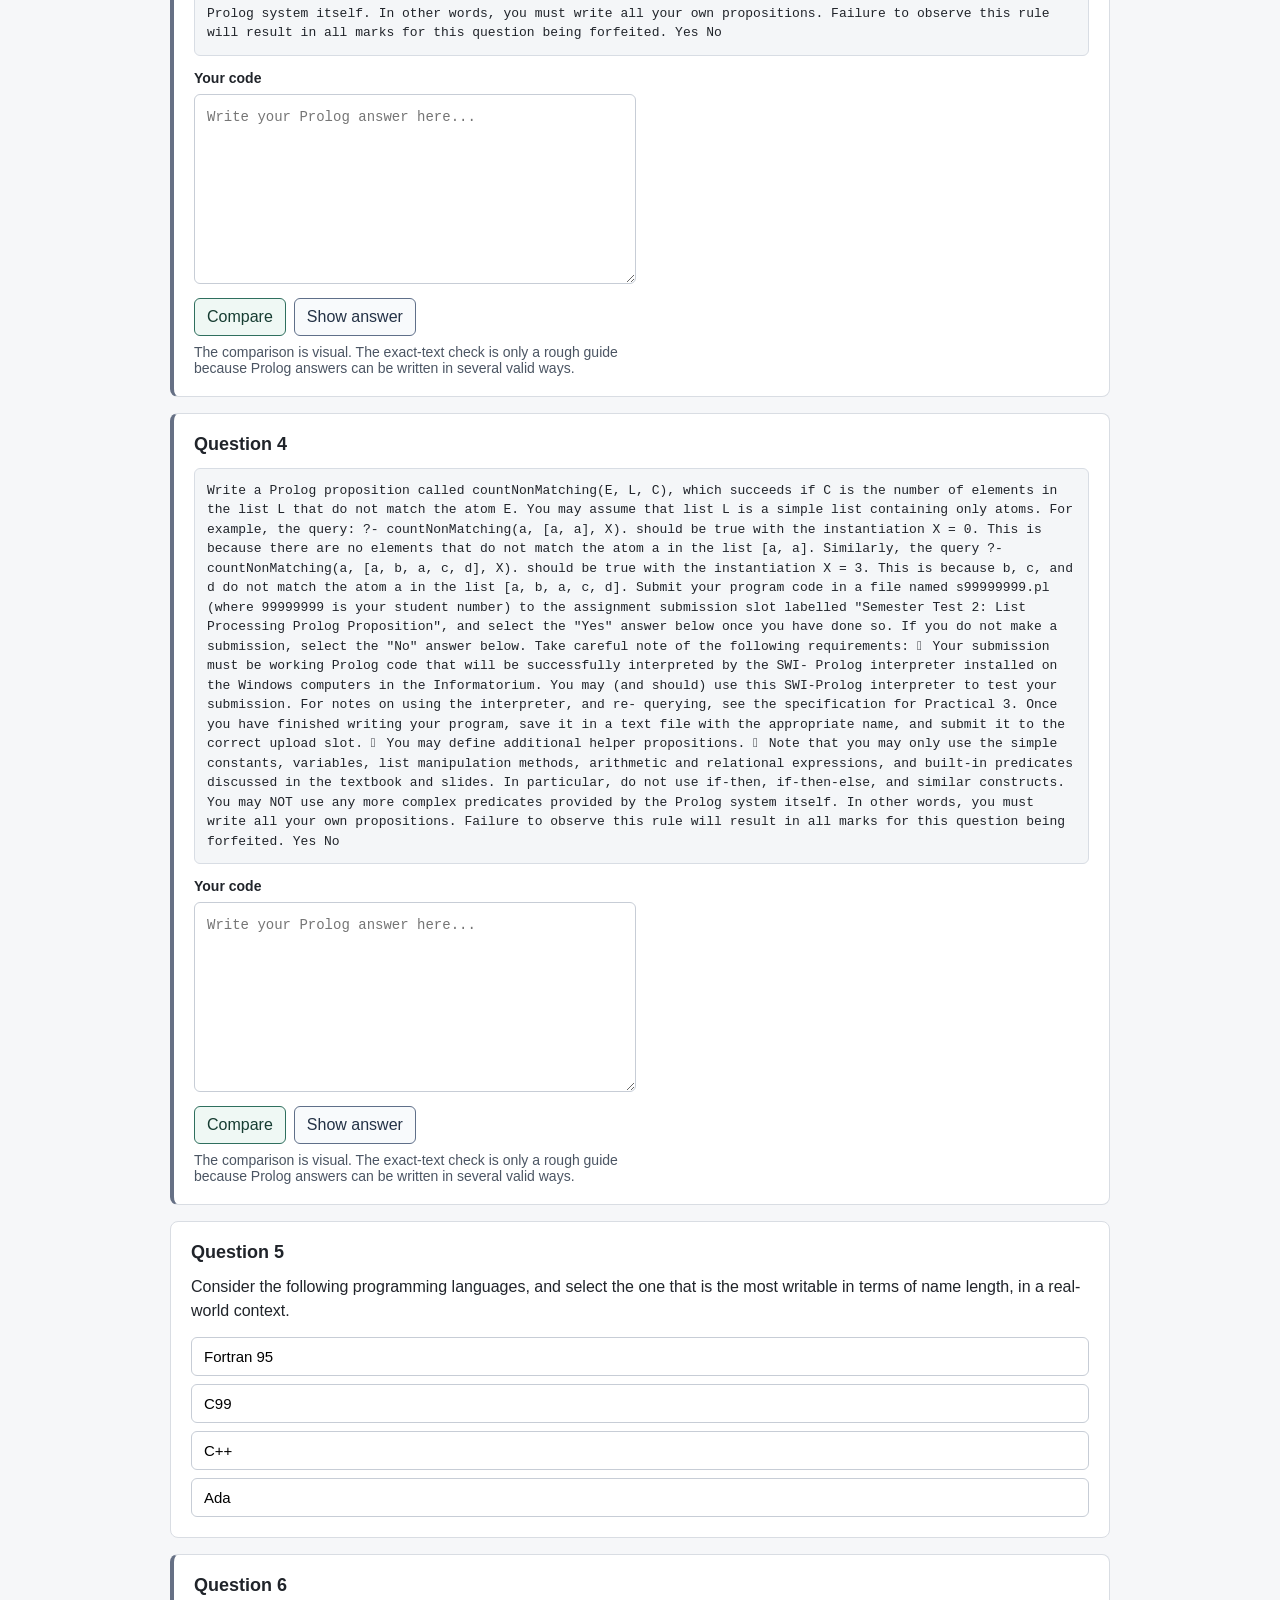
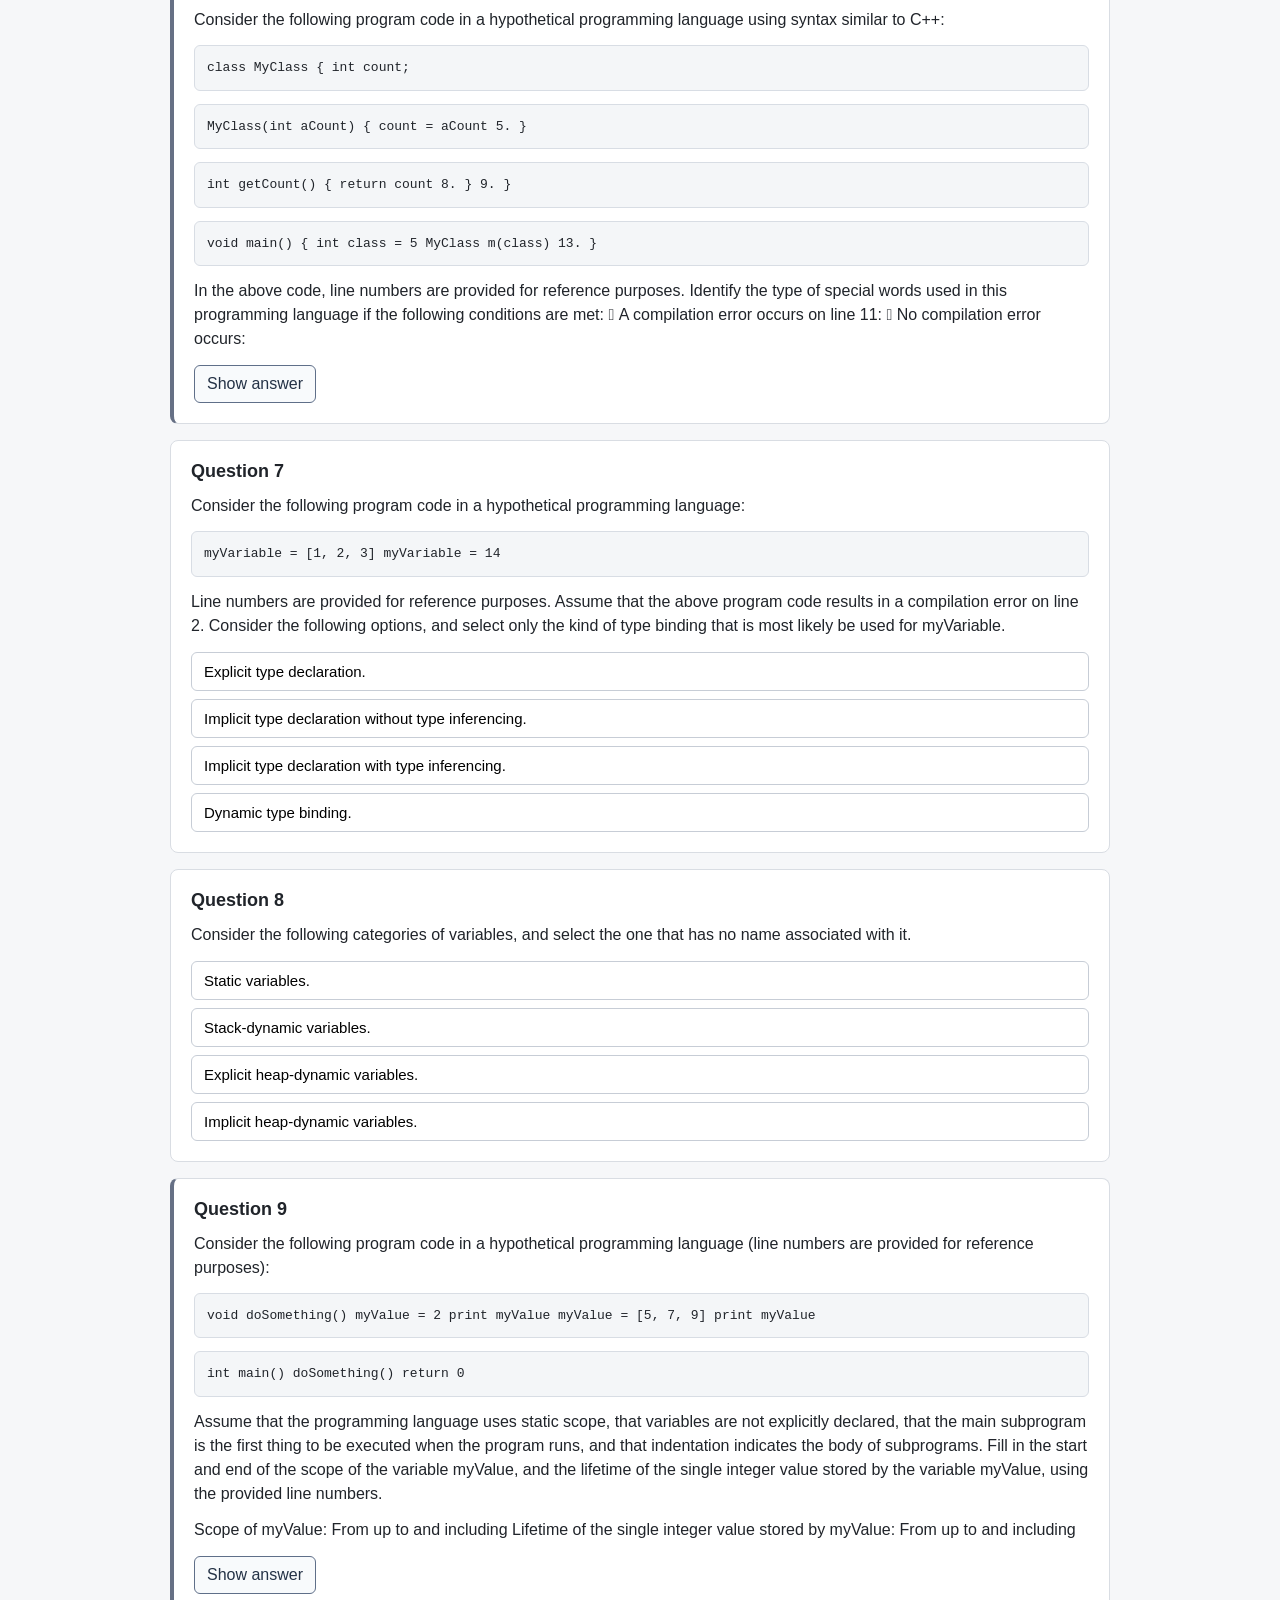
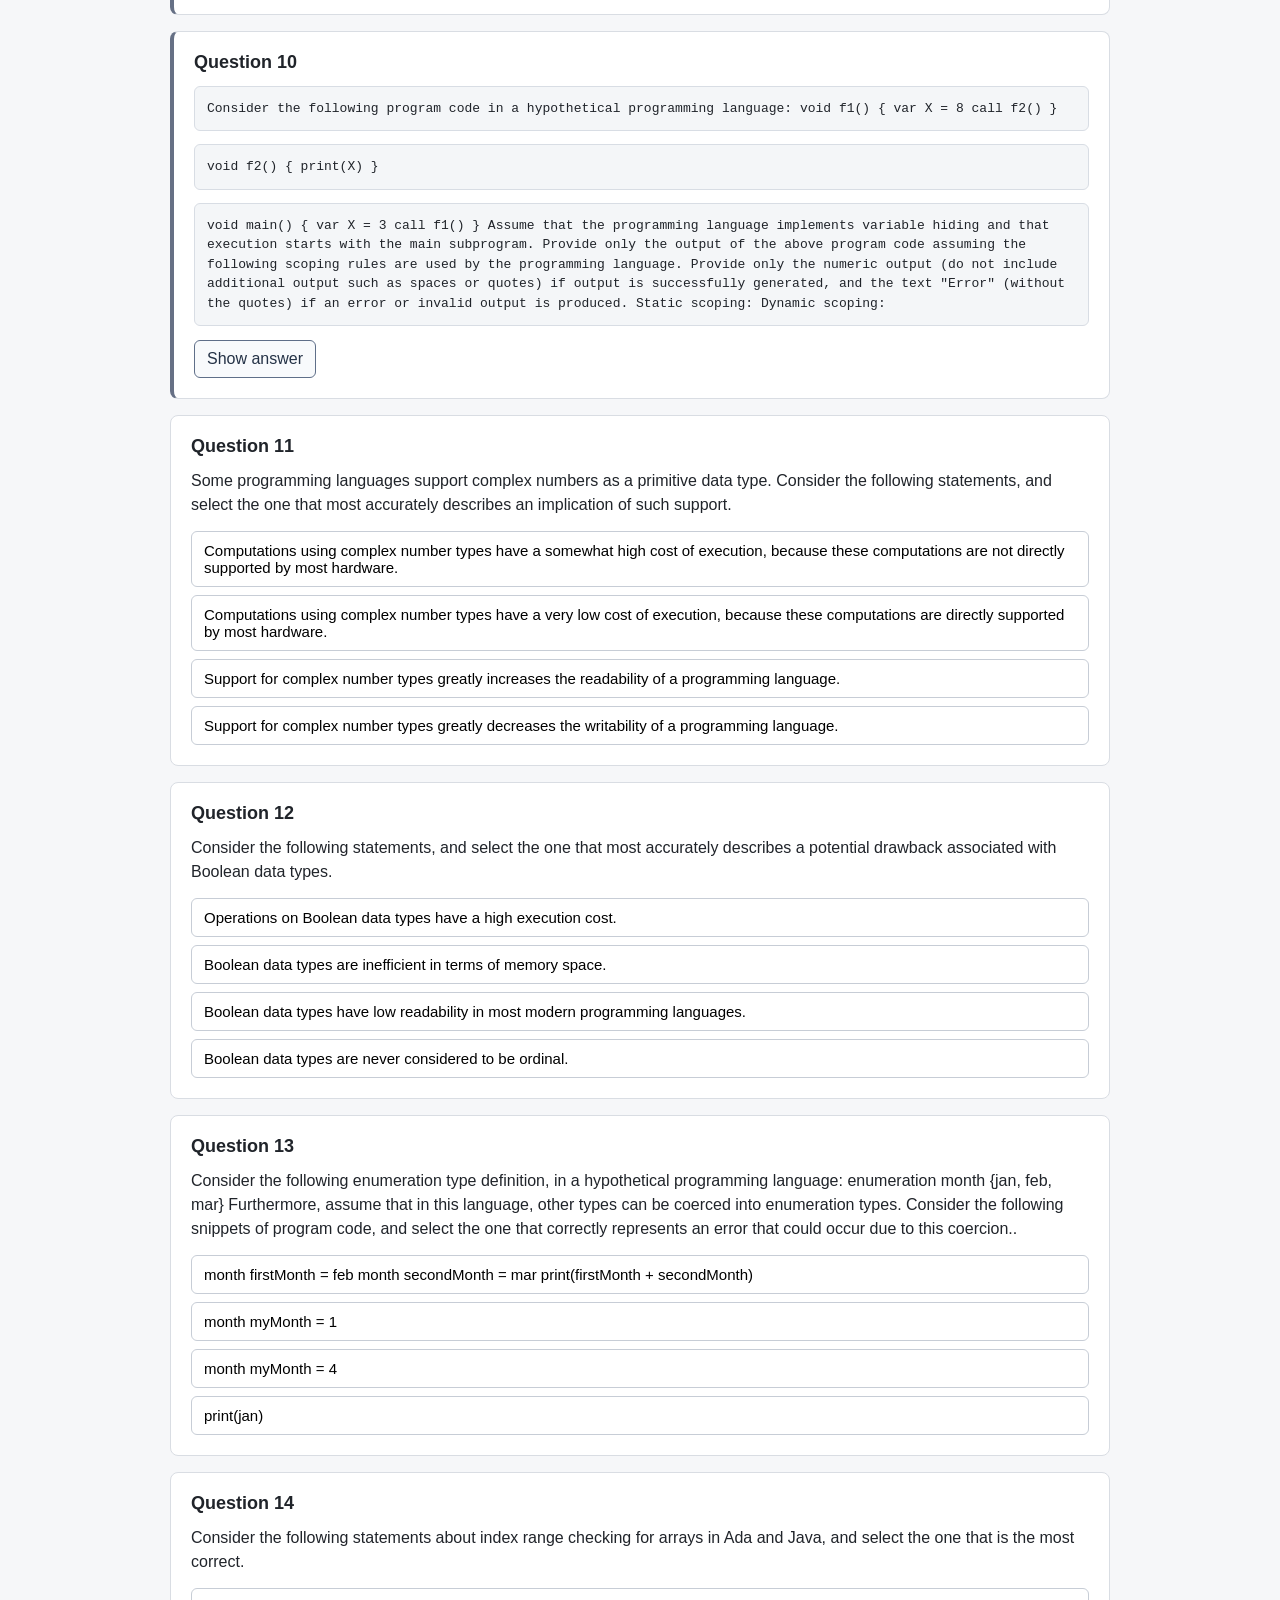
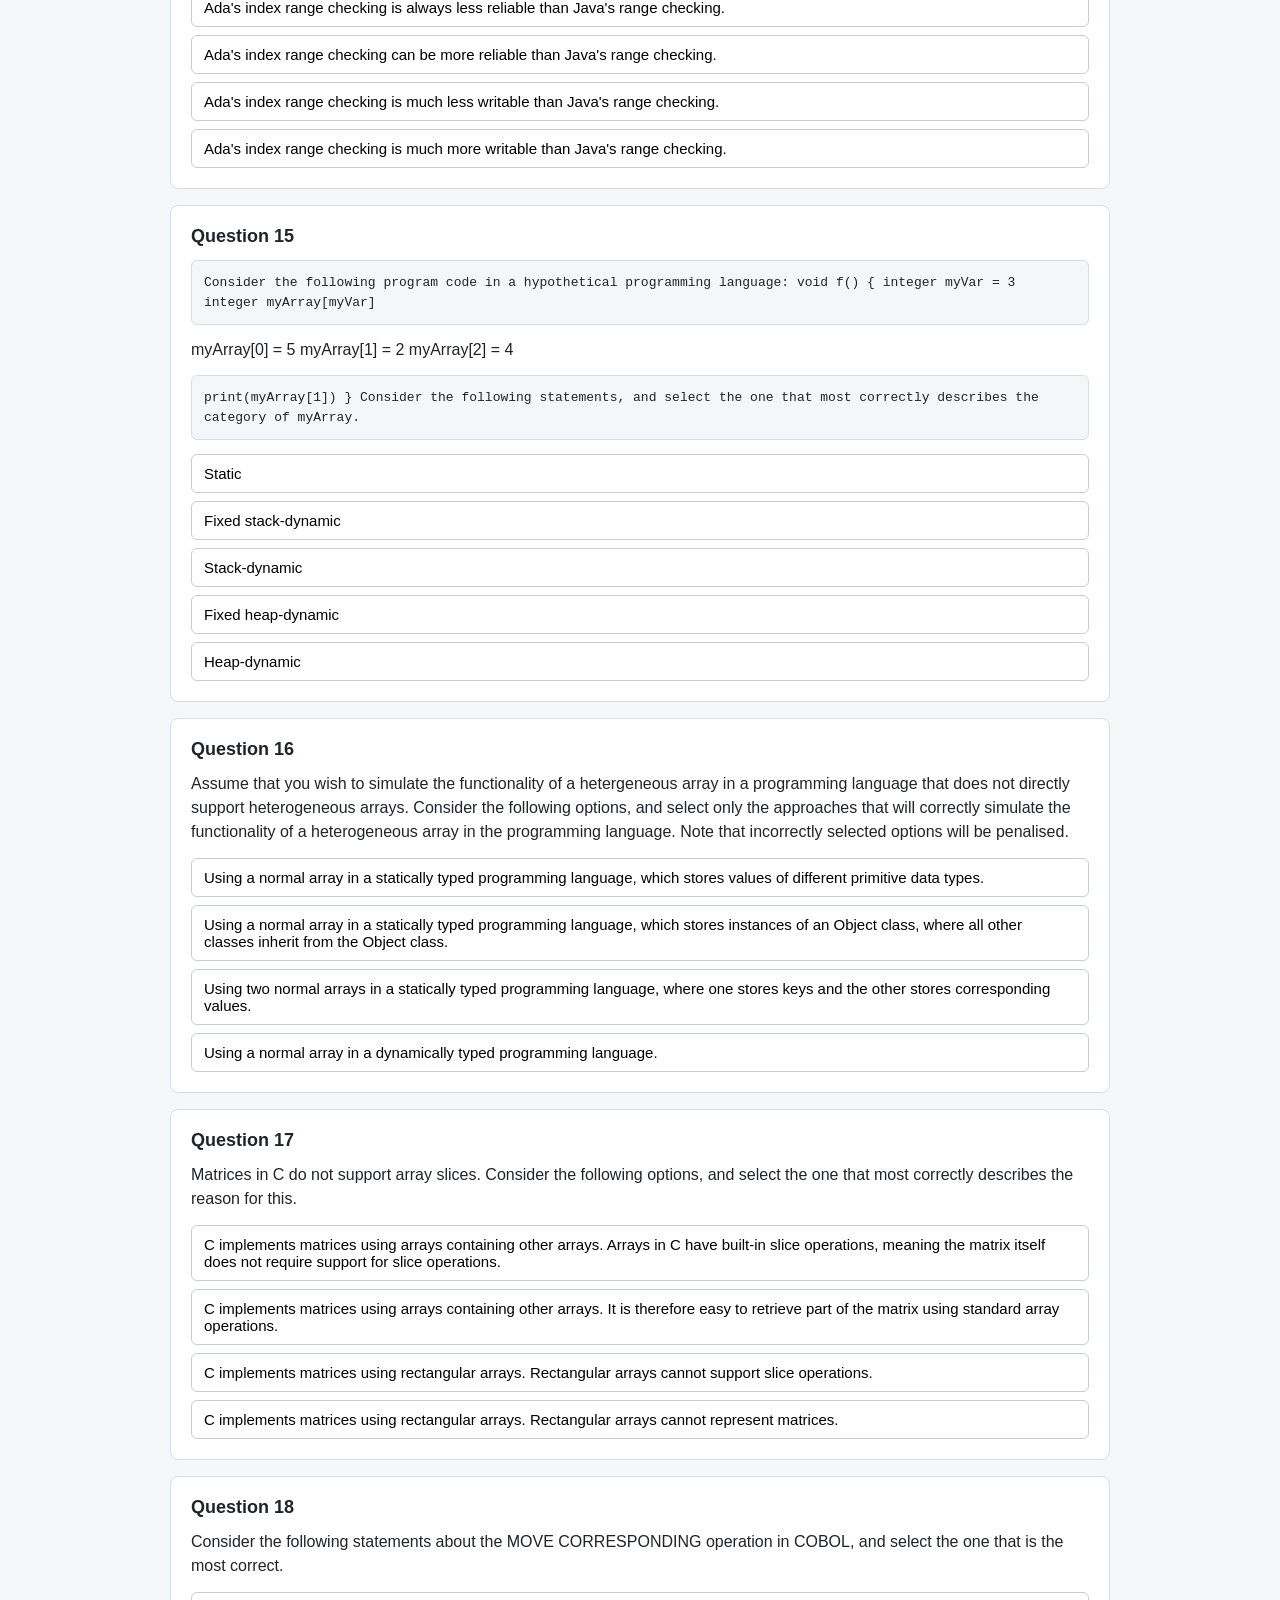
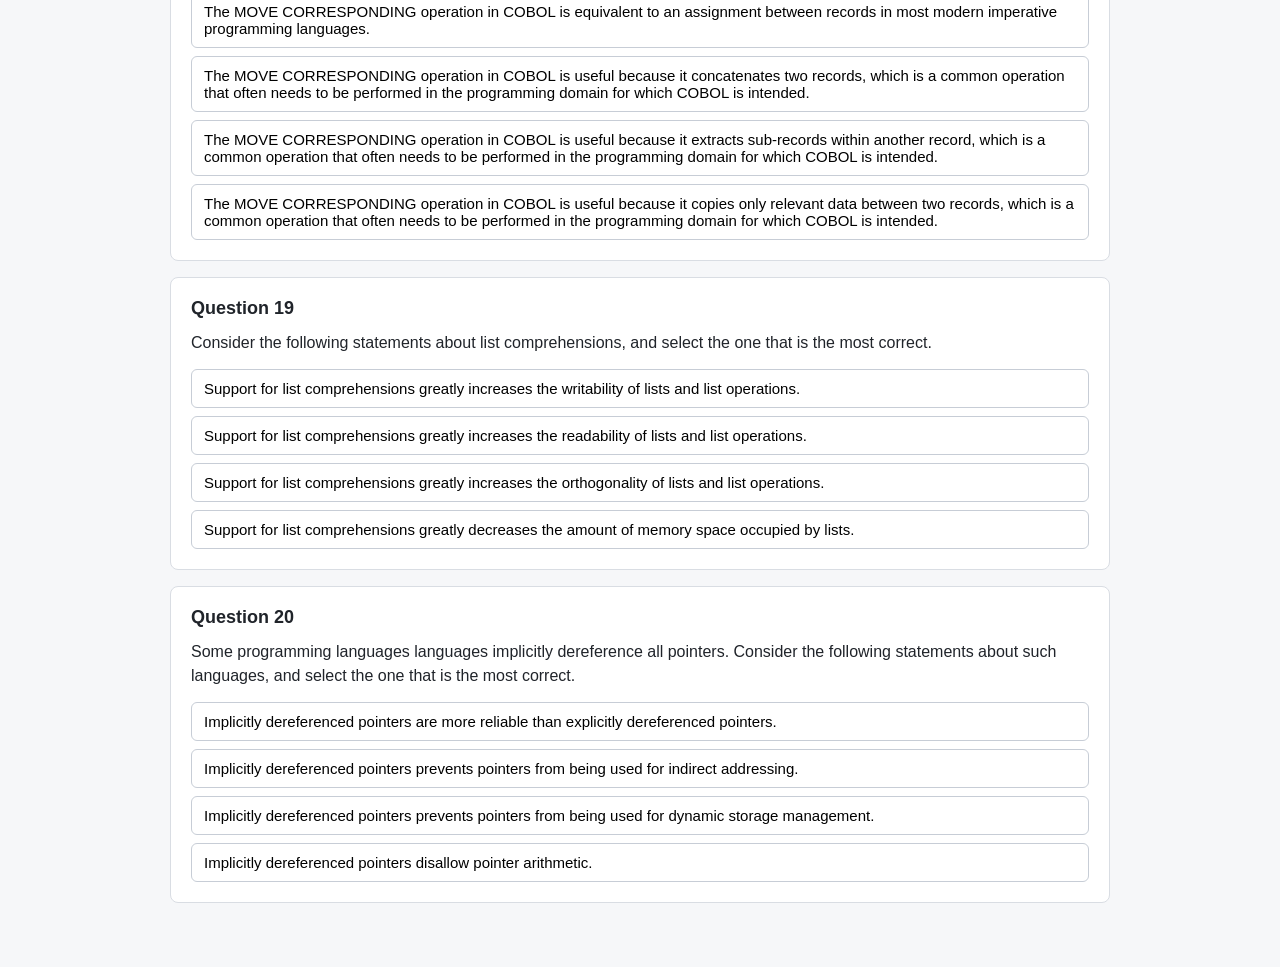
<file: 2024_semester_test_2.html>
<!doctype html>
<html lang="en">
<head>
  <meta charset="utf-8">
  <meta name="viewport" content="width=device-width, initial-scale=1">
  <title>COS 333 Semester Test 2 - 2024</title>
  <style>
    body { font-family: Arial, sans-serif; margin: 0; background: #f6f7f9; color: #20242a; }
    main { max-width: 940px; margin: 0 auto; padding: 28px 18px 48px; }
    .back-link { display: inline-flex; align-items: center; gap: 8px; margin-bottom: 16px; color: #243246; text-decoration: none; font-size: 14px; font-weight: 600; }
    .back-link:hover { color: #0f172a; text-decoration: underline; }
    h1 { font-size: 28px; margin: 0 0 18px; }
    .question { background: white; border: 1px solid #d9dde3; border-radius: 8px; padding: 20px; margin: 16px 0; }
    .question h2 { font-size: 18px; margin: 0 0 12px; }
    .prompt { line-height: 1.5; margin-bottom: 14px; }
    .prompt p { margin: 0 0 12px; }
    .prompt pre, .answer pre, .comparison pre { background: #f4f6f8; border: 1px solid #d8dde4; border-radius: 6px; overflow-x: auto; padding: 12px; white-space: pre-wrap; }
    .options { display: grid; gap: 8px; }
    button { font: inherit; }
    button.option { text-align: left; border: 1px solid #c7cdd6; background: #fff; padding: 10px 12px; border-radius: 6px; cursor: pointer; font-size: 15px; }
    button.option:hover { border-color: #62748e; background: #f8fafc; }
    button.show-answer { border: 1px solid #5f6f89; background: #f8fafc; color: #243246; padding: 9px 12px; border-radius: 6px; cursor: pointer; }
    button.show-answer:hover { background: #edf2f7; }
    button.compare { border-color: #2f6f5e; background: #eff8f4; color: #163c31; }
    button.correct { border-color: #198754; background: #eaf7ef; }
    button.wrong { border-color: #c73333; background: #fdecec; }
    .feedback, .answer { display: none; margin-top: 12px; padding: 12px; border-radius: 6px; background: #eef3fb; line-height: 1.45; }
    .feedback.show, .answer.show { display: block; }
    .coding { border-left: 4px solid #667085; }
    .practice { margin-top: 14px; }
    .practice-grid { display: grid; grid-template-columns: minmax(0, 1fr) minmax(0, 1fr); gap: 12px; align-items: start; }
    .practice label, .comparison h3 { display: block; font-weight: 700; font-size: 14px; margin: 0 0 8px; }
    .practice textarea { box-sizing: border-box; width: 100%; min-height: 190px; resize: vertical; border: 1px solid #c7cdd6; border-radius: 6px; padding: 12px; font: 14px/1.45 monospace; }
    .button-row { display: flex; flex-wrap: wrap; gap: 8px; margin: 10px 0 0; }
    .comparison { display: none; }
    .comparison.show { display: block; }
    .compare-note { margin: 8px 0 0; font-size: 14px; color: #4b5563; }
    @media (max-width: 760px) { .practice-grid { grid-template-columns: 1fr; } }
  </style>
</head>
<body>
<main>
  <a class="back-link" href="semester-tests.html">&larr; Back to Semester Test Hub</a>
  <h1>COS 333 Semester Test 2 - 2024</h1>
  <div id="quiz"></div>
</main>
<script>
const questions = [{"number": 1, "interactive": false, "prompt": "Assume that the following Prolog-like program code is provided:\n\ntennis(angela). soccer(gary). sportsPerson(X) :- soccer(X). sportsPerson(X) :- tennis(X).\n\nAlso assume that the following query is provided:\n\n?- sportsPerson(angela).\n\nSelect from the following options to complete the following steps that are performed from the first step to the last one, if it is assumed that bottom-up resolution (or forward chaining) is performed to prove the query. Note that standard Prolog implementations do not use bottom-up resolution (they use top-down resolution). Select \"No step performed\" for any steps you do not use. Step 1: Step 2:", "promptBlocks": ["Assume that the following Prolog-like program code is provided:", "tennis(angela). soccer(gary). sportsPerson(X) :- soccer(X). sportsPerson(X) :- tennis(X).", "Also assume that the following query is provided:", "?- sportsPerson(angela).", "Select from the following options to complete the following steps that are performed from the first step to the last one, if it is assumed that bottom-up resolution (or forward chaining) is performed to prove the query. Note that standard Prolog implementations do not use bottom-up resolution (they use top-down resolution). Select \"No step performed\" for any steps you do not use. Step 1: Step 2:"], "options": [], "answers": [], "reason": "", "shortAnswer": "Step 1: Derive sportsPerson(gary) from soccer(gary).\nStep 2: Derive sportsPerson(angela) from tennis(angela), proving the query.", "isCodeQuestion": false}, {"number": 2, "interactive": true, "prompt": "Assume that you have a Prolog program containing three kinds of facts related to all the animals in a city. The first type of fact has the form cat(X) and means that the atom X is a cat. The second type of fact has the form dog(X) and means that the atom X is a dog. The third type of fact has the form pet(X, Y) and means that the atom X is a pet owned by a person represented by the atom Y. You wish to write a query that determines whether peter owns a pet that is a cat. Consider the following queries, and select the one that most efficiently determines an instantiation for the pet of peter.", "promptBlocks": ["Assume that you have a Prolog program containing three kinds of facts related to all the animals in a city. The first type of fact has the form cat(X) and means that the atom X is a cat. The second type of fact has the form dog(X) and means that the atom X is a dog. The third type of fact has the form pet(X, Y) and means that the atom X is a pet owned by a person represented by the atom Y. You wish to write a query that determines whether peter owns a pet that is a cat. Consider the following queries, and select the one that most efficiently determines an instantiation for the pet of peter."], "options": ["?- cat(X), pet(X, peter).", "?- pet(X, peter), cat(X).", "?- cat(X). ?- pet(X, peter).", "?- pet(X, peter). ?- cat(X)."], "answers": [2], "reason": "Checking peter's pets first narrows X before testing whether that pet is a cat.", "shortAnswer": "No model answer has been added for this question yet.", "isCodeQuestion": false}, {"number": 3, "interactive": false, "prompt": "Assume that you have Prolog facts describing tenants and addresses, taking the following form: tenant(alice, tony). tenant(tom, jane). tenant(joe, tony). tenant(mary, jane). address(alice, pineStreet12). address(tom, shillingLane15). address(joe, duncanRoad6). address(mary, shillingLane15). address(jonathan, pineStreet12). Here, tenant(X, Y) means that person X is the tenant of property owner Y (meaning that X rents a flat from Y), and address(X, Y) means that person X currently lives at address Y. Write a Prolog proposition called ownsSharedProperty(X), which succeeds if atom X is the owner of a property rented by two individuals, meaning that X has two different tennants with the same address. In the above example, only jane owns a shared property. This is because tom and mary are both tenants of jane, and both tom and mary have shillingLane15 as an address. Note that, even though alice and jonathan both have pineStreet12 as an address, this does not mean that tony owns a shared property. This is because alice is a tenant of tony, but jonathan is not (implying that jonathan is just visiting alice). Therefore, no other atoms satisfy the ownsSharedProperty proposition in this example. You may assume that no person is a tenant of more than one property owner, and that no person lives at multiple addresses. Hint 1: When testing your proposition, use variables, such as in the following query: ?- ownsSharedProperty(X) Then use Prolog\u2019s support for re-querying to determine all the atoms that satisfy the ownsSharedProperty proposition. Hint 2: The built-in not predicate can be applied to propositions. For example, if the proposition parent(peter, tina) is true, then not(parent(peter, tina)) will be false. Submit your program code in a file named s99999999.pl (where 99999999 is your student number) to the assignment submission slot labelled \"Semester Test 2: Simple Prolog Proposition\", and select the \"Yes\" answer below once you have done so. If you do not make a submission, select the \"No\" answer below. Take careful note of the following requirements: \uf0b7 You may not define any additional facts other than tenant and address facts. If you do so, you will forfeit all marks for this question. You are required to write one or more rules that together define the cousin proposition. \uf0b7 Your submission must be working Prolog code that will be successfully interpreted by the SWI- Prolog interpreter installed on the Windows computers in the Informatorium. You may (and should) use this SWI-Prolog interpreter to test your submission. For notes on using the interpreter, and re- querying, see the specification for Practical 3. Once you have finished writing your program, save it in a text file with the appropriate name, and submit it to the correct upload slot. \uf0b7 You may define additional helper propositions. \uf0b7 Note that you may only use the simple constants, variables, list manipulation methods, arithmetic and relational expressions, and built-in predicates discussed in the textbook and slides. In particular, do not use if-then, if-then-else, and similar constructs. You may NOT use any more complex predicates provided by the Prolog system itself. In other words, you must write all your own propositions. Failure to observe this rule will result in all marks for this question being forfeited. Yes No", "promptBlocks": ["Assume that you have Prolog facts describing tenants and addresses, taking the following form: tenant(alice, tony). tenant(tom, jane). tenant(joe, tony). tenant(mary, jane). address(alice, pineStreet12). address(tom, shillingLane15). address(joe, duncanRoad6). address(mary, shillingLane15). address(jonathan, pineStreet12). Here, tenant(X, Y) means that person X is the tenant of property owner Y (meaning that X rents a flat from Y), and address(X, Y) means that person X currently lives at address Y. Write a Prolog proposition called ownsSharedProperty(X), which succeeds if atom X is the owner of a property rented by two individuals, meaning that X has two different tennants with the same address. In the above example, only jane owns a shared property. This is because tom and mary are both tenants of jane, and both tom and mary have shillingLane15 as an address. Note that, even though alice and jonathan both have pineStreet12 as an address, this does not mean that tony owns a shared property. This is because alice is a tenant of tony, but jonathan is not (implying that jonathan is just visiting alice). Therefore, no other atoms satisfy the ownsSharedProperty proposition in this example. You may assume that no person is a tenant of more than one property owner, and that no person lives at multiple addresses. Hint 1: When testing your proposition, use variables, such as in the following query: ?- ownsSharedProperty(X) Then use Prolog\u2019s support for re-querying to determine all the atoms that satisfy the ownsSharedProperty proposition. Hint 2: The built-in not predicate can be applied to propositions. For example, if the proposition parent(peter, tina) is true, then not(parent(peter, tina)) will be false. Submit your program code in a file named s99999999.pl (where 99999999 is your student number) to the assignment submission slot labelled \"Semester Test 2: Simple Prolog Proposition\", and select the \"Yes\" answer below once you have done so. If you do not make a submission, select the \"No\" answer below. Take careful note of the following requirements: \uf0b7 You may not define any additional facts other than tenant and address facts. If you do so, you will forfeit all marks for this question. You are required to write one or more rules that together define the cousin proposition. \uf0b7 Your submission must be working Prolog code that will be successfully interpreted by the SWI- Prolog interpreter installed on the Windows computers in the Informatorium. You may (and should) use this SWI-Prolog interpreter to test your submission. For notes on using the interpreter, and re- querying, see the specification for Practical 3. Once you have finished writing your program, save it in a text file with the appropriate name, and submit it to the correct upload slot. \uf0b7 You may define additional helper propositions. \uf0b7 Note that you may only use the simple constants, variables, list manipulation methods, arithmetic and relational expressions, and built-in predicates discussed in the textbook and slides. In particular, do not use if-then, if-then-else, and similar constructs. You may NOT use any more complex predicates provided by the Prolog system itself. In other words, you must write all your own propositions. Failure to observe this rule will result in all marks for this question being forfeited. Yes No"], "options": [], "answers": [], "reason": "", "shortAnswer": "ownsSharedProperty(X) :-\n    tenant(A, X),\n    tenant(B, X),\n    address(A, Addr),\n    address(B, Addr),\n    not(A = B).", "isCodeQuestion": true}, {"number": 4, "interactive": false, "prompt": "Write a Prolog proposition called countNonMatching(E, L, C), which succeeds if C is the number of elements in the list L that do not match the atom E. You may assume that list L is a simple list containing only atoms. For example, the query: ?- countNonMatching(a, [a, a], X). should be true with the instantiation X = 0. This is because there are no elements that do not match the atom a in the list [a, a]. Similarly, the query ?- countNonMatching(a, [a, b, a, c, d], X). should be true with the instantiation X = 3. This is because b, c, and d do not match the atom a in the list [a, b, a, c, d]. Submit your program code in a file named s99999999.pl (where 99999999 is your student number) to the assignment submission slot labelled \"Semester Test 2: List Processing Prolog Proposition\", and select the \"Yes\" answer below once you have done so. If you do not make a submission, select the \"No\" answer below. Take careful note of the following requirements: \uf0b7 Your submission must be working Prolog code that will be successfully interpreted by the SWI- Prolog interpreter installed on the Windows computers in the Informatorium. You may (and should) use this SWI-Prolog interpreter to test your submission. For notes on using the interpreter, and re- querying, see the specification for Practical 3. Once you have finished writing your program, save it in a text file with the appropriate name, and submit it to the correct upload slot. \uf0b7 You may define additional helper propositions. \uf0b7 Note that you may only use the simple constants, variables, list manipulation methods, arithmetic and relational expressions, and built-in predicates discussed in the textbook and slides. In particular, do not use if-then, if-then-else, and similar constructs. You may NOT use any more complex predicates provided by the Prolog system itself. In other words, you must write all your own propositions. Failure to observe this rule will result in all marks for this question being forfeited. Yes No", "promptBlocks": ["Write a Prolog proposition called countNonMatching(E, L, C), which succeeds if C is the number of elements in the list L that do not match the atom E. You may assume that list L is a simple list containing only atoms. For example, the query: ?- countNonMatching(a, [a, a], X). should be true with the instantiation X = 0. This is because there are no elements that do not match the atom a in the list [a, a]. Similarly, the query ?- countNonMatching(a, [a, b, a, c, d], X). should be true with the instantiation X = 3. This is because b, c, and d do not match the atom a in the list [a, b, a, c, d]. Submit your program code in a file named s99999999.pl (where 99999999 is your student number) to the assignment submission slot labelled \"Semester Test 2: List Processing Prolog Proposition\", and select the \"Yes\" answer below once you have done so. If you do not make a submission, select the \"No\" answer below. Take careful note of the following requirements: \uf0b7 Your submission must be working Prolog code that will be successfully interpreted by the SWI- Prolog interpreter installed on the Windows computers in the Informatorium. You may (and should) use this SWI-Prolog interpreter to test your submission. For notes on using the interpreter, and re- querying, see the specification for Practical 3. Once you have finished writing your program, save it in a text file with the appropriate name, and submit it to the correct upload slot. \uf0b7 You may define additional helper propositions. \uf0b7 Note that you may only use the simple constants, variables, list manipulation methods, arithmetic and relational expressions, and built-in predicates discussed in the textbook and slides. In particular, do not use if-then, if-then-else, and similar constructs. You may NOT use any more complex predicates provided by the Prolog system itself. In other words, you must write all your own propositions. Failure to observe this rule will result in all marks for this question being forfeited. Yes No"], "options": [], "answers": [], "reason": "", "shortAnswer": "countNonMatching(_, [], 0).\ncountNonMatching(E, [E|T], C) :- countNonMatching(E, T, C).\ncountNonMatching(E, [H|T], C) :- not(E = H), countNonMatching(E, T, R), C is R + 1.", "isCodeQuestion": true}, {"number": 5, "interactive": true, "prompt": "Consider the following programming languages, and select the one that is the most writable in terms of name length, in a real-world context.", "promptBlocks": ["Consider the following programming languages, and select the one that is the most writable in terms of name length, in a real-world context."], "options": ["Fortran 95", "C99", "C++", "Ada"], "answers": [3], "reason": "C++ permits long descriptive names in normal real-world use, supporting writability.", "shortAnswer": "No model answer has been added for this question yet.", "isCodeQuestion": false}, {"number": 6, "interactive": false, "prompt": "Consider the following program code in a hypothetical programming language using syntax similar to C++:\n\nclass MyClass { int count;\n\nMyClass(int aCount) { count = aCount 5. }\n\nint getCount() { return count 8. } 9. }\n\nvoid main() { int class = 5 MyClass m(class) 13. }\n\nIn the above code, line numbers are provided for reference purposes. Identify the type of special words used in this programming language if the following conditions are met: \uf0b7 A compilation error occurs on line 11: \uf0b7 No compilation error occurs:", "promptBlocks": ["Consider the following program code in a hypothetical programming language using syntax similar to C++:", "class MyClass { int count;", "MyClass(int aCount) { count = aCount 5. }", "int getCount() { return count 8. } 9. }", "void main() { int class = 5 MyClass m(class) 13. }", "In the above code, line numbers are provided for reference purposes. Identify the type of special words used in this programming language if the following conditions are met: \uf0b7 A compilation error occurs on line 11: \uf0b7 No compilation error occurs:"], "options": [], "answers": [], "reason": "", "shortAnswer": "If a compilation error occurs on line 11, class is a reserved word. If no compilation error occurs, class is a keyword/contextual keyword.", "isCodeQuestion": false}, {"number": 7, "interactive": true, "prompt": "Consider the following program code in a hypothetical programming language:\n\nmyVariable = [1, 2, 3] myVariable = 14\n\nLine numbers are provided for reference purposes. Assume that the above program code results in a compilation error on line 2. Consider the following options, and select only the kind of type binding that is most likely be used for myVariable.", "promptBlocks": ["Consider the following program code in a hypothetical programming language:", "myVariable = [1, 2, 3] myVariable = 14", "Line numbers are provided for reference purposes. Assume that the above program code results in a compilation error on line 2. Consider the following options, and select only the kind of type binding that is most likely be used for myVariable."], "options": ["Explicit type declaration.", "Implicit type declaration without type inferencing.", "Implicit type declaration with type inferencing.", "Dynamic type binding."], "answers": [3], "reason": "The first assignment fixes the inferred type, so assigning a different type later causes a compile-time error.", "shortAnswer": "No model answer has been added for this question yet.", "isCodeQuestion": false}, {"number": 8, "interactive": true, "prompt": "Consider the following categories of variables, and select the one that has no name associated with it.", "promptBlocks": ["Consider the following categories of variables, and select the one that has no name associated with it."], "options": ["Static variables.", "Stack-dynamic variables.", "Explicit heap-dynamic variables.", "Implicit heap-dynamic variables."], "answers": [3], "reason": "Explicit heap-dynamic variables are allocated storage cells accessed through pointers or references and have no direct name.", "shortAnswer": "No model answer has been added for this question yet.", "isCodeQuestion": false}, {"number": 9, "interactive": false, "prompt": "Consider the following program code in a hypothetical programming language (line numbers are provided for reference purposes):\n\nvoid doSomething() myValue = 2 print myValue myValue = [5, 7, 9] print myValue\n\nint main() doSomething() return 0\n\nAssume that the programming language uses static scope, that variables are not explicitly declared, that the main subprogram is the first thing to be executed when the program runs, and that indentation indicates the body of subprograms. Fill in the start and end of the scope of the variable myValue, and the lifetime of the single integer value stored by the variable myValue, using the provided line numbers.\n\nScope of myValue: From up to and including Lifetime of the single integer value stored by myValue: From up to and including", "promptBlocks": ["Consider the following program code in a hypothetical programming language (line numbers are provided for reference purposes):", "void doSomething() myValue = 2 print myValue myValue = [5, 7, 9] print myValue", "int main() doSomething() return 0", "Assume that the programming language uses static scope, that variables are not explicitly declared, that the main subprogram is the first thing to be executed when the program runs, and that indentation indicates the body of subprograms. Fill in the start and end of the scope of the variable myValue, and the lifetime of the single integer value stored by the variable myValue, using the provided line numbers.", "Scope of myValue: From up to and including Lifetime of the single integer value stored by myValue: From up to and including"], "options": [], "answers": [], "reason": "", "shortAnswer": "Scope of myValue: from line 2 up to and including line 5.\nLifetime of the single integer value stored by myValue: from line 2 up to and including line 4, where the variable is rebound to the list value.", "isCodeQuestion": false}, {"number": 10, "interactive": false, "prompt": "Consider the following program code in a hypothetical programming language: void f1() { var X = 8 call f2() }\n\nvoid f2() { print(X) }\n\nvoid main() { var X = 3 call f1() } Assume that the programming language implements variable hiding and that execution starts with the main subprogram. Provide only the output of the above program code assuming the following scoping rules are used by the programming language. Provide only the numeric output (do not include additional output such as spaces or quotes) if output is successfully generated, and the text \"Error\" (without the quotes) if an error or invalid output is produced. Static scoping: Dynamic scoping:", "promptBlocks": ["Consider the following program code in a hypothetical programming language: void f1() { var X = 8 call f2() }", "void f2() { print(X) }", "void main() { var X = 3 call f1() } Assume that the programming language implements variable hiding and that execution starts with the main subprogram. Provide only the output of the above program code assuming the following scoping rules are used by the programming language. Provide only the numeric output (do not include additional output such as spaces or quotes) if output is successfully generated, and the text \"Error\" (without the quotes) if an error or invalid output is produced. Static scoping: Dynamic scoping:"], "options": [], "answers": [], "reason": "", "shortAnswer": "Static scoping: Error\nDynamic scoping: 8", "isCodeQuestion": false}, {"number": 11, "interactive": true, "prompt": "Some programming languages support complex numbers as a primitive data type. Consider the following statements, and select the one that most accurately describes an implication of such support.", "promptBlocks": ["Some programming languages support complex numbers as a primitive data type. Consider the following statements, and select the one that most accurately describes an implication of such support."], "options": ["Computations using complex number types have a somewhat high cost of execution, because these computations are not directly supported by most hardware.", "Computations using complex number types have a very low cost of execution, because these computations are directly supported by most hardware.", "Support for complex number types greatly increases the readability of a programming language.", "Support for complex number types greatly decreases the writability of a programming language."], "answers": [1], "reason": "Complex arithmetic is not directly supported by most hardware, so primitive support can still carry execution cost.", "shortAnswer": "No model answer has been added for this question yet.", "isCodeQuestion": false}, {"number": 12, "interactive": true, "prompt": "Consider the following statements, and select the one that most accurately describes a potential drawback associated with Boolean data types.", "promptBlocks": ["Consider the following statements, and select the one that most accurately describes a potential drawback associated with Boolean data types."], "options": ["Operations on Boolean data types have a high execution cost.", "Boolean data types are inefficient in terms of memory space.", "Boolean data types have low readability in most modern programming languages.", "Boolean data types are never considered to be ordinal."], "answers": [2], "reason": "Booleans may use more storage than a single bit even though their conceptual value is tiny.", "shortAnswer": "No model answer has been added for this question yet.", "isCodeQuestion": false}, {"number": 13, "interactive": true, "prompt": "Consider the following enumeration type definition, in a hypothetical programming language: enumeration month {jan, feb, mar} Furthermore, assume that in this language, other types can be coerced into enumeration types. Consider the following snippets of program code, and select the one that correctly represents an error that could occur due to this coercion..", "promptBlocks": ["Consider the following enumeration type definition, in a hypothetical programming language: enumeration month {jan, feb, mar} Furthermore, assume that in this language, other types can be coerced into enumeration types. Consider the following snippets of program code, and select the one that correctly represents an error that could occur due to this coercion.."], "options": ["month firstMonth = feb month secondMonth = mar print(firstMonth + secondMonth)", "month myMonth = 1", "month myMonth = 4", "print(jan)"], "answers": [3], "reason": "If only jan, feb, and mar are valid, coercing 4 can produce an unrepresentable month value.", "shortAnswer": "No model answer has been added for this question yet.", "isCodeQuestion": false}, {"number": 14, "interactive": true, "prompt": "Consider the following statements about index range checking for arrays in Ada and Java, and select the one that is the most correct.", "promptBlocks": ["Consider the following statements about index range checking for arrays in Ada and Java, and select the one that is the most correct."], "options": ["Ada's index range checking is always less reliable than Java's range checking.", "Ada's index range checking can be more reliable than Java's range checking.", "Ada's index range checking is much less writable than Java's range checking.", "Ada's index range checking is much more writable than Java's range checking."], "answers": [2], "reason": "Ada can specify array index ranges more precisely, allowing stronger range checks than Java in some cases.", "shortAnswer": "No model answer has been added for this question yet.", "isCodeQuestion": false}, {"number": 15, "interactive": true, "prompt": "Consider the following program code in a hypothetical programming language: void f() { integer myVar = 3 integer myArray[myVar]\n\nmyArray[0] = 5 myArray[1] = 2 myArray[2] = 4\n\nprint(myArray[1]) } Consider the following statements, and select the one that most correctly describes the category of myArray.", "promptBlocks": ["Consider the following program code in a hypothetical programming language: void f() { integer myVar = 3 integer myArray[myVar]", "myArray[0] = 5 myArray[1] = 2 myArray[2] = 4", "print(myArray[1]) } Consider the following statements, and select the one that most correctly describes the category of myArray."], "options": ["Static", "Fixed stack-dynamic", "Stack-dynamic", "Fixed heap-dynamic", "Heap-dynamic"], "answers": [2], "reason": "The array length is determined during execution but fixed for the lifetime of the stack allocation.", "shortAnswer": "No model answer has been added for this question yet.", "isCodeQuestion": false}, {"number": 16, "interactive": true, "prompt": "Assume that you wish to simulate the functionality of a hetergeneous array in a programming language that does not directly support heterogeneous arrays. Consider the following options, and select only the approaches that will correctly simulate the functionality of a heterogeneous array in the programming language. Note that incorrectly selected options will be penalised.", "promptBlocks": ["Assume that you wish to simulate the functionality of a hetergeneous array in a programming language that does not directly support heterogeneous arrays. Consider the following options, and select only the approaches that will correctly simulate the functionality of a heterogeneous array in the programming language. Note that incorrectly selected options will be penalised."], "options": ["Using a normal array in a statically typed programming language, which stores values of different primitive data types.", "Using a normal array in a statically typed programming language, which stores instances of an Object class, where all other classes inherit from the Object class.", "Using two normal arrays in a statically typed programming language, where one stores keys and the other stores corresponding values.", "Using a normal array in a dynamically typed programming language."], "answers": [2, 4], "reason": "An Object array can hold different object types, and dynamically typed arrays can hold values of different types.", "shortAnswer": "No model answer has been added for this question yet.", "isCodeQuestion": false}, {"number": 17, "interactive": true, "prompt": "Matrices in C do not support array slices. Consider the following options, and select the one that most correctly describes the reason for this.", "promptBlocks": ["Matrices in C do not support array slices. Consider the following options, and select the one that most correctly describes the reason for this."], "options": ["C implements matrices using arrays containing other arrays. Arrays in C have built-in slice operations, meaning the matrix itself does not require support for slice operations.", "C implements matrices using arrays containing other arrays. It is therefore easy to retrieve part of the matrix using standard array operations.", "C implements matrices using rectangular arrays. Rectangular arrays cannot support slice operations.", "C implements matrices using rectangular arrays. Rectangular arrays cannot represent matrices."], "answers": [2], "reason": "C represents matrices as arrays of arrays, so there is no separate rectangular-array slicing construct.", "shortAnswer": "No model answer has been added for this question yet.", "isCodeQuestion": false}, {"number": 18, "interactive": true, "prompt": "Consider the following statements about the MOVE CORRESPONDING operation in COBOL, and select the one that is the most correct.", "promptBlocks": ["Consider the following statements about the MOVE CORRESPONDING operation in COBOL, and select the one that is the most correct."], "options": ["The MOVE CORRESPONDING operation in COBOL is equivalent to an assignment between records in most modern imperative programming languages.", "The MOVE CORRESPONDING operation in COBOL is useful because it concatenates two records, which is a common operation that often needs to be performed in the programming domain for which COBOL is intended.", "The MOVE CORRESPONDING operation in COBOL is useful because it extracts sub-records within another record, which is a common operation that often needs to be performed in the programming domain for which COBOL is intended.", "The MOVE CORRESPONDING operation in COBOL is useful because it copies only relevant data between two records, which is a common operation that often needs to be performed in the programming domain for which COBOL is intended."], "answers": [4], "reason": "MOVE CORRESPONDING copies matching fields, useful for record-heavy business data.", "shortAnswer": "No model answer has been added for this question yet.", "isCodeQuestion": false}, {"number": 19, "interactive": true, "prompt": "Consider the following statements about list comprehensions, and select the one that is the most correct.", "promptBlocks": ["Consider the following statements about list comprehensions, and select the one that is the most correct."], "options": ["Support for list comprehensions greatly increases the writability of lists and list operations.", "Support for list comprehensions greatly increases the readability of lists and list operations.", "Support for list comprehensions greatly increases the orthogonality of lists and list operations.", "Support for list comprehensions greatly decreases the amount of memory space occupied by lists."], "answers": [1], "reason": "List comprehensions mainly improve writability by making common list construction/transformation concise.", "shortAnswer": "No model answer has been added for this question yet.", "isCodeQuestion": false}, {"number": 20, "interactive": true, "prompt": "Some programming languages languages implicitly dereference all pointers. Consider the following statements about such languages, and select the one that is the most correct.", "promptBlocks": ["Some programming languages languages implicitly dereference all pointers. Consider the following statements about such languages, and select the one that is the most correct."], "options": ["Implicitly dereferenced pointers are more reliable than explicitly dereferenced pointers.", "Implicitly dereferenced pointers prevents pointers from being used for indirect addressing.", "Implicitly dereferenced pointers prevents pointers from being used for dynamic storage management.", "Implicitly dereferenced pointers disallow pointer arithmetic."], "answers": [4], "reason": "If pointers are implicitly dereferenced, pointer arithmetic is not available in the usual explicit-address form.", "shortAnswer": "No model answer has been added for this question yet.", "isCodeQuestion": false}];
const quiz = document.getElementById('quiz');

function escapeHtml(value) {
  return value.replace(/[&<>"']/g, char => ({'&':'&amp;','<':'&lt;','>':'&gt;','"':'&quot;',"'":'&#39;'}[char]));
}

function looksLikeCode(value) {
  return /(^|\s)(:-|\?-|\[[^\]]*\]|\w+\([^)]*\)|void |int |var |class |main\(|father\(|mother\(|tenant\(|address\(|print\(|return |call )/.test(value);
}

function renderPrompt(blocks) {
  return blocks.map(block => {
    const escaped = escapeHtml(block);
    return looksLikeCode(block) ? `<pre>${escaped}</pre>` : `<p>${escaped}</p>`;
  }).join('');
}

function renderAnswer(value) {
  const escaped = escapeHtml(value);
  return /\n|:-|\?-/.test(value) ? `<pre>${escaped}</pre>` : escaped;
}

function normalizeCode(value) {
  return value.replace(/%.*$/gm, '').replace(/\s+/g, ' ').trim().toLowerCase();
}

for (const q of questions) {
  const section = document.createElement('section');
  section.className = 'question' + (q.interactive ? '' : ' coding');
  section.innerHTML = `<h2>Question ${q.number}</h2><div class="prompt">${renderPrompt(q.promptBlocks || [q.prompt])}</div>`;

  if (q.interactive) {
    const options = document.createElement('div');
    options.className = 'options';
    q.options.forEach((text, index) => {
      const button = document.createElement('button');
      button.className = 'option';
      button.type = 'button';
      button.textContent = text;
      button.addEventListener('click', () => {
        const selected = index + 1;
        const correct = q.answers.includes(selected);
        [...options.children].forEach((child, childIndex) => {
          child.disabled = true;
          if (q.answers.includes(childIndex + 1)) child.classList.add('correct');
        });
        if (!correct) button.classList.add('wrong');
        feedback.classList.add('show');
        feedback.innerHTML = `<strong>${correct ? 'Correct.' : 'Incorrect.'}</strong> Correct answer: ${q.answers.map(n => escapeHtml(q.options[n - 1])).join(' / ')}<br>${escapeHtml(q.reason)}`;
      });
      options.appendChild(button);
    });
    const feedback = document.createElement('div');
    feedback.className = 'feedback';
    section.appendChild(options);
    section.appendChild(feedback);
  } else if (q.isCodeQuestion) {
    const practice = document.createElement('div');
    practice.className = 'practice';
    const storageKey = `${document.title}-q${q.number}`;
    practice.innerHTML = `
      <div class="practice-grid">
        <div>
          <label for="answer-${q.number}">Your code</label>
          <textarea id="answer-${q.number}" spellcheck="false" placeholder="Write your Prolog answer here..."></textarea>
          <div class="button-row">
            <button class="show-answer compare" type="button">Compare</button>
            <button class="show-answer" type="button">Show answer</button>
          </div>
          <p class="compare-note">The comparison is visual. The exact-text check is only a rough guide because Prolog answers can be written in several valid ways.</p>
        </div>
        <div class="comparison">
          <h3>Model answer</h3>
          <div class="answer show">${renderAnswer(q.shortAnswer)}</div>
          <h3>Your answer</h3>
          <pre class="student-answer"></pre>
          <p class="compare-note exact-result"></p>
        </div>
      </div>`;
    const textarea = practice.querySelector('textarea');
    const compareButton = practice.querySelector('button.compare');
    const showButton = practice.querySelector('.button-row button:not(.compare)');
    const comparison = practice.querySelector('.comparison');
    const studentAnswer = practice.querySelector('.student-answer');
    const exactResult = practice.querySelector('.exact-result');
    textarea.value = localStorage.getItem(storageKey) || '';
    textarea.addEventListener('input', () => localStorage.setItem(storageKey, textarea.value));
    const showComparison = () => {
      const value = textarea.value.trim();
      studentAnswer.textContent = value || 'No answer written yet.';
      const exact = normalizeCode(value) === normalizeCode(q.shortAnswer);
      exactResult.textContent = value ? `Rough exact-text check: ${exact ? 'matches the model answer.' : 'does not exactly match; compare the logic manually.'}` : 'Write an answer first, then compare it with the model.';
      comparison.classList.add('show');
    };
    compareButton.addEventListener('click', showComparison);
    showButton.addEventListener('click', () => {
      comparison.classList.toggle('show');
      if (comparison.classList.contains('show')) showComparison();
      showButton.textContent = comparison.classList.contains('show') ? 'Hide answer' : 'Show answer';
    });
    section.appendChild(practice);
  } else {
    const button = document.createElement('button');
    button.className = 'show-answer';
    button.type = 'button';
    button.textContent = 'Show answer';
    const answer = document.createElement('div');
    answer.className = 'answer';
    answer.innerHTML = renderAnswer(q.shortAnswer);
    button.addEventListener('click', () => {
      answer.classList.toggle('show');
      button.textContent = answer.classList.contains('show') ? 'Hide answer' : 'Show answer';
    });
    section.appendChild(button);
    section.appendChild(answer);
  }

  quiz.appendChild(section);
}
</script>
</body>
</html>
</file>
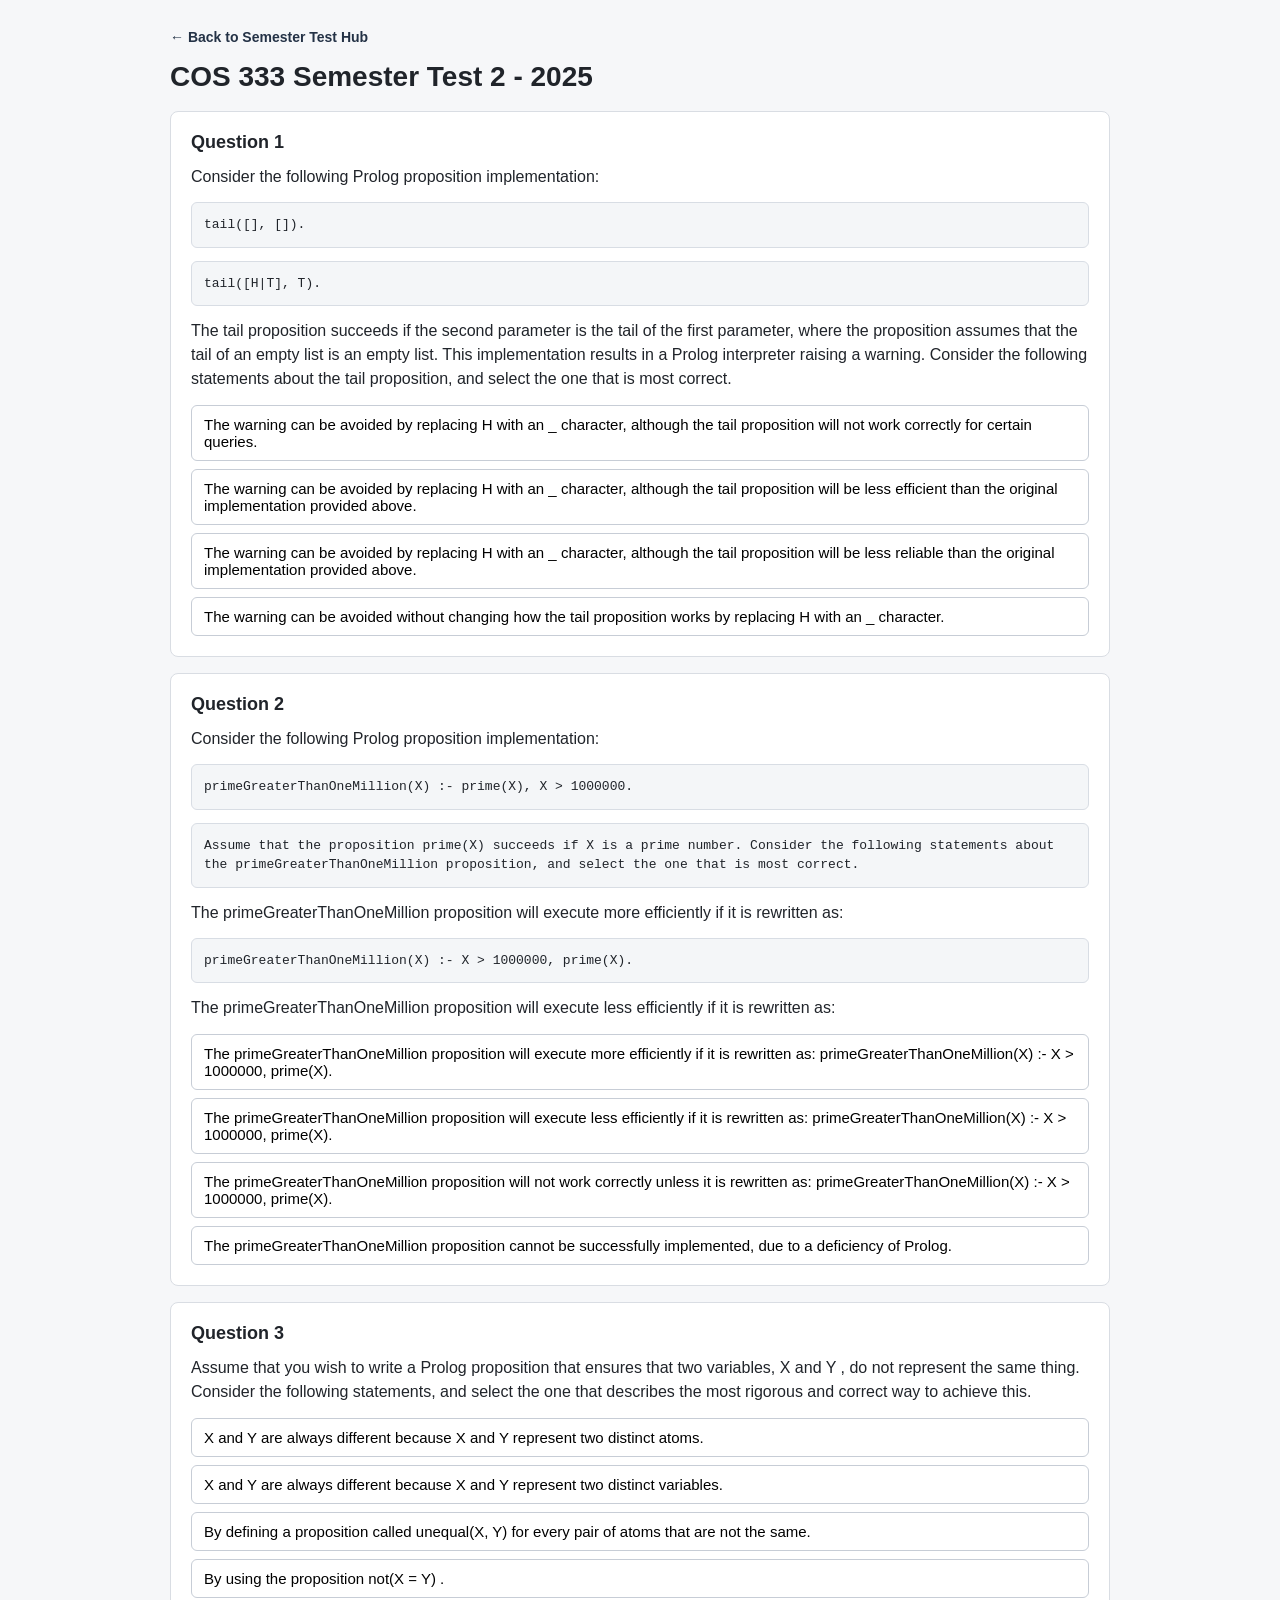
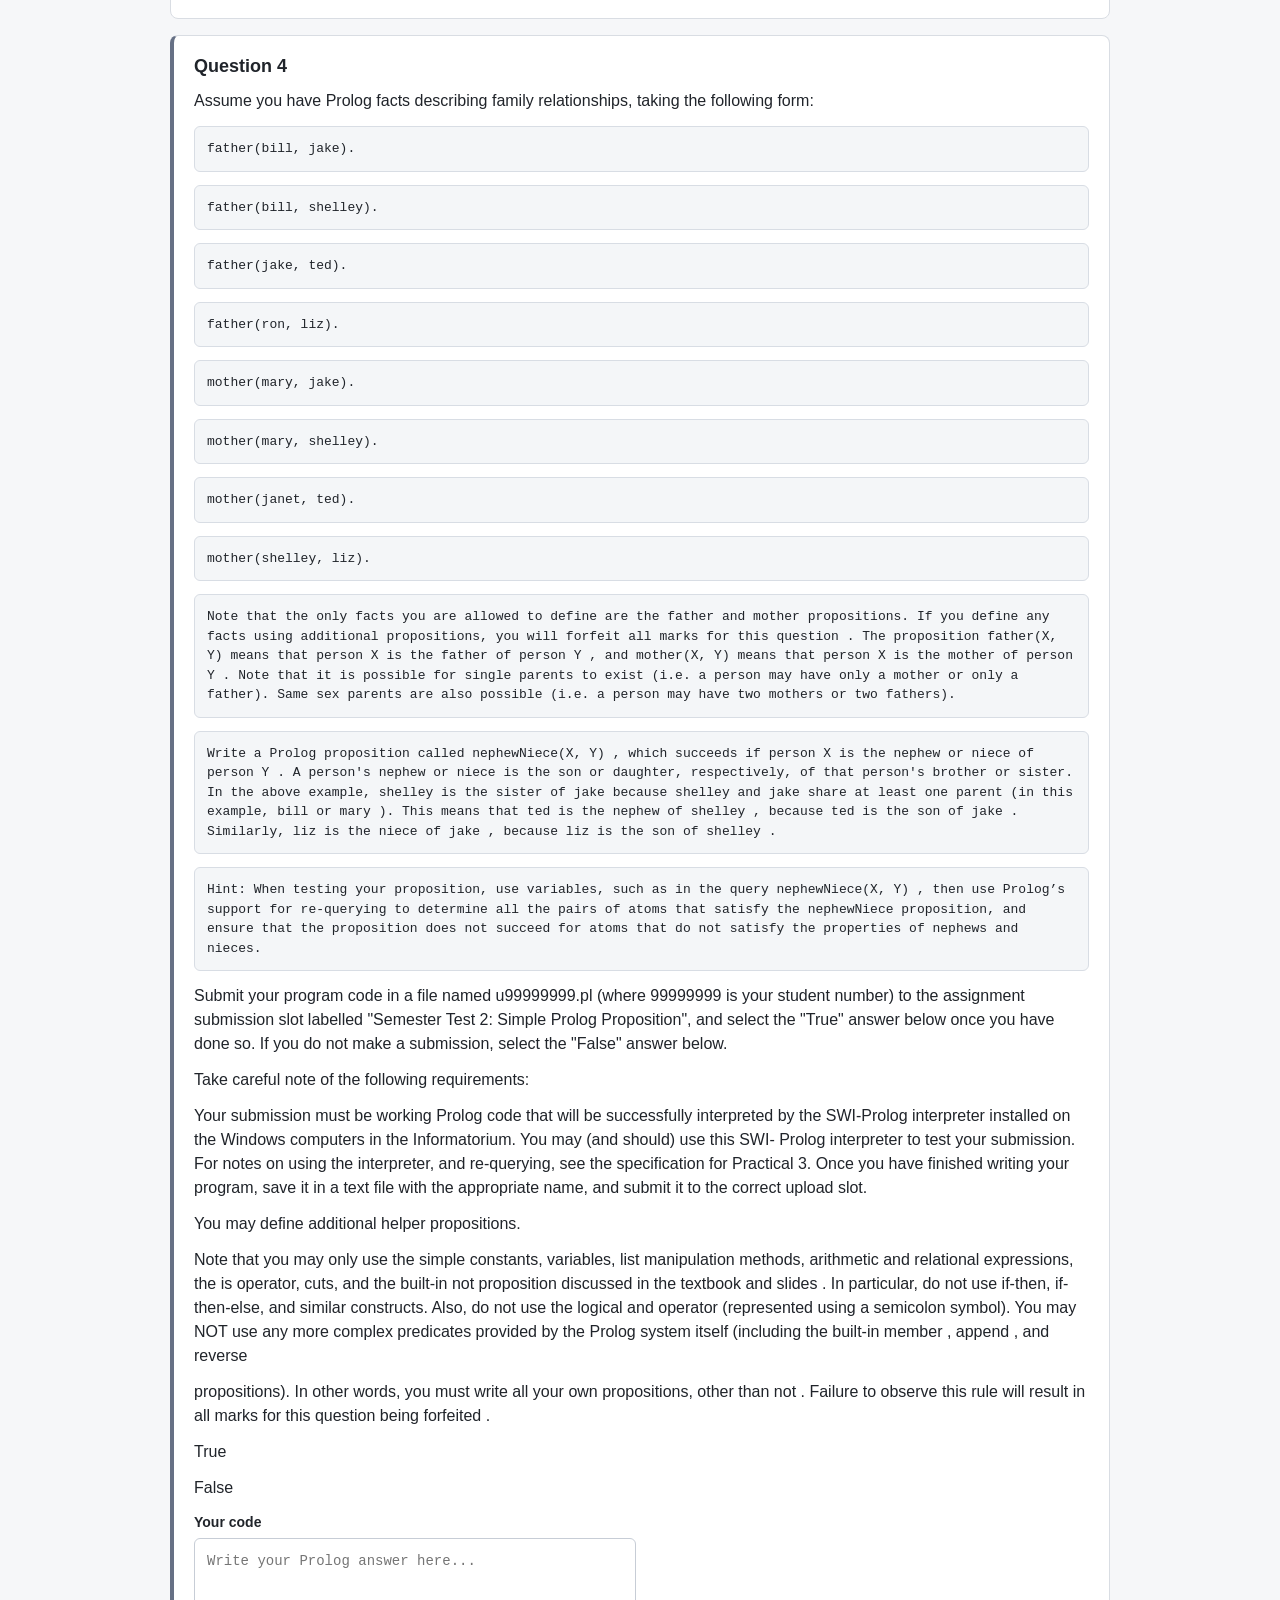
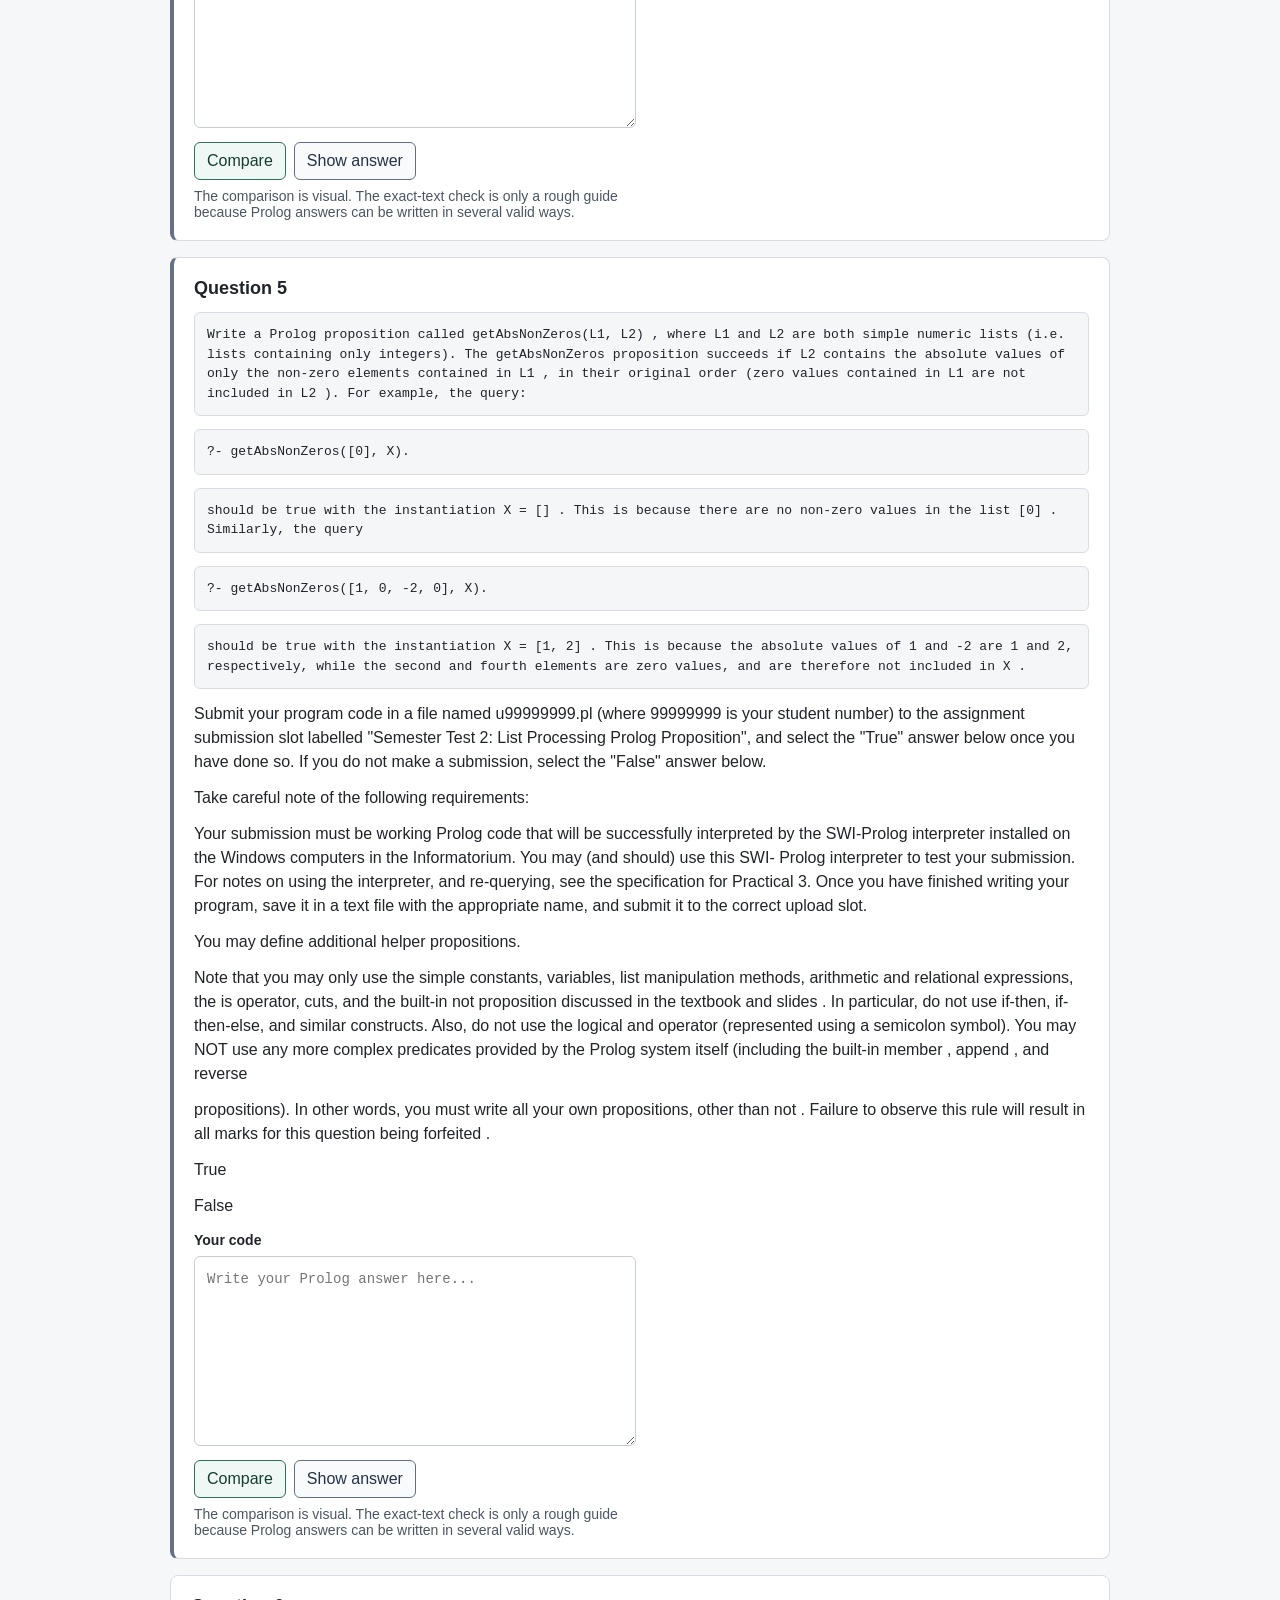
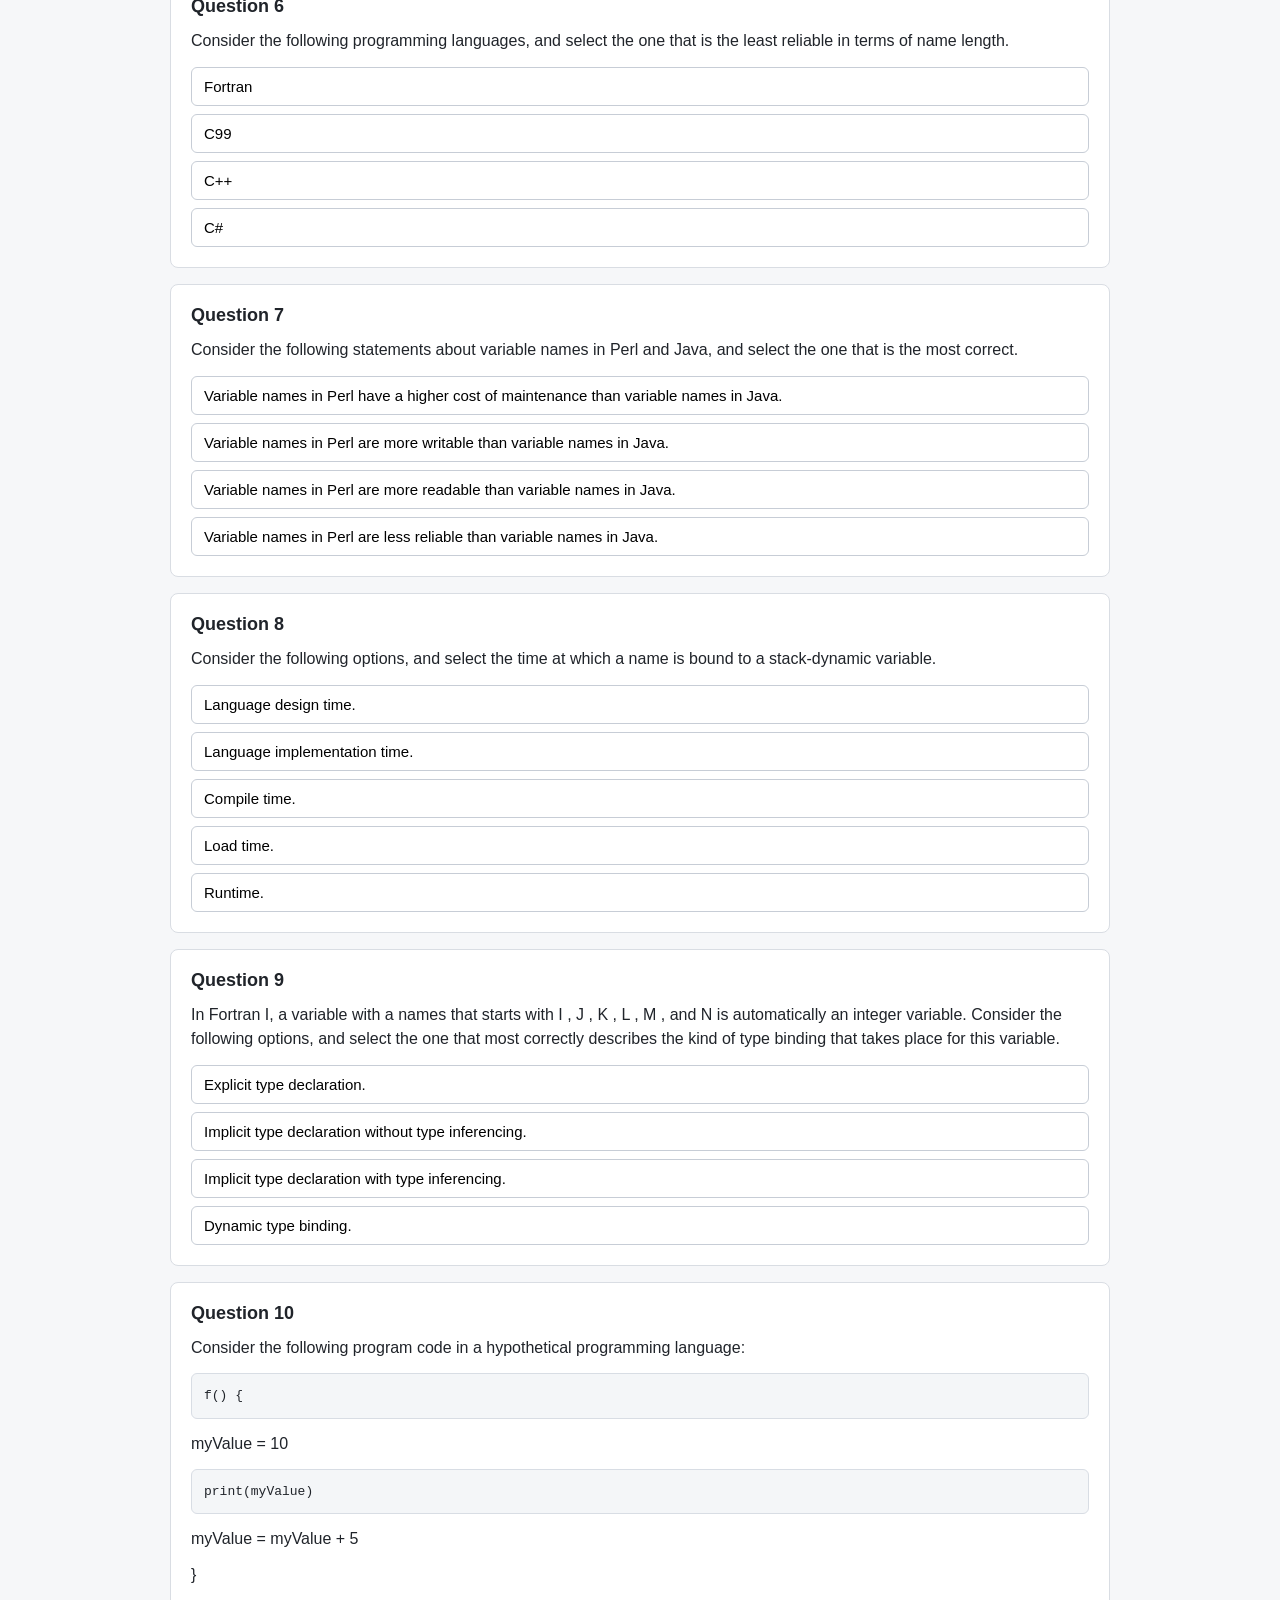
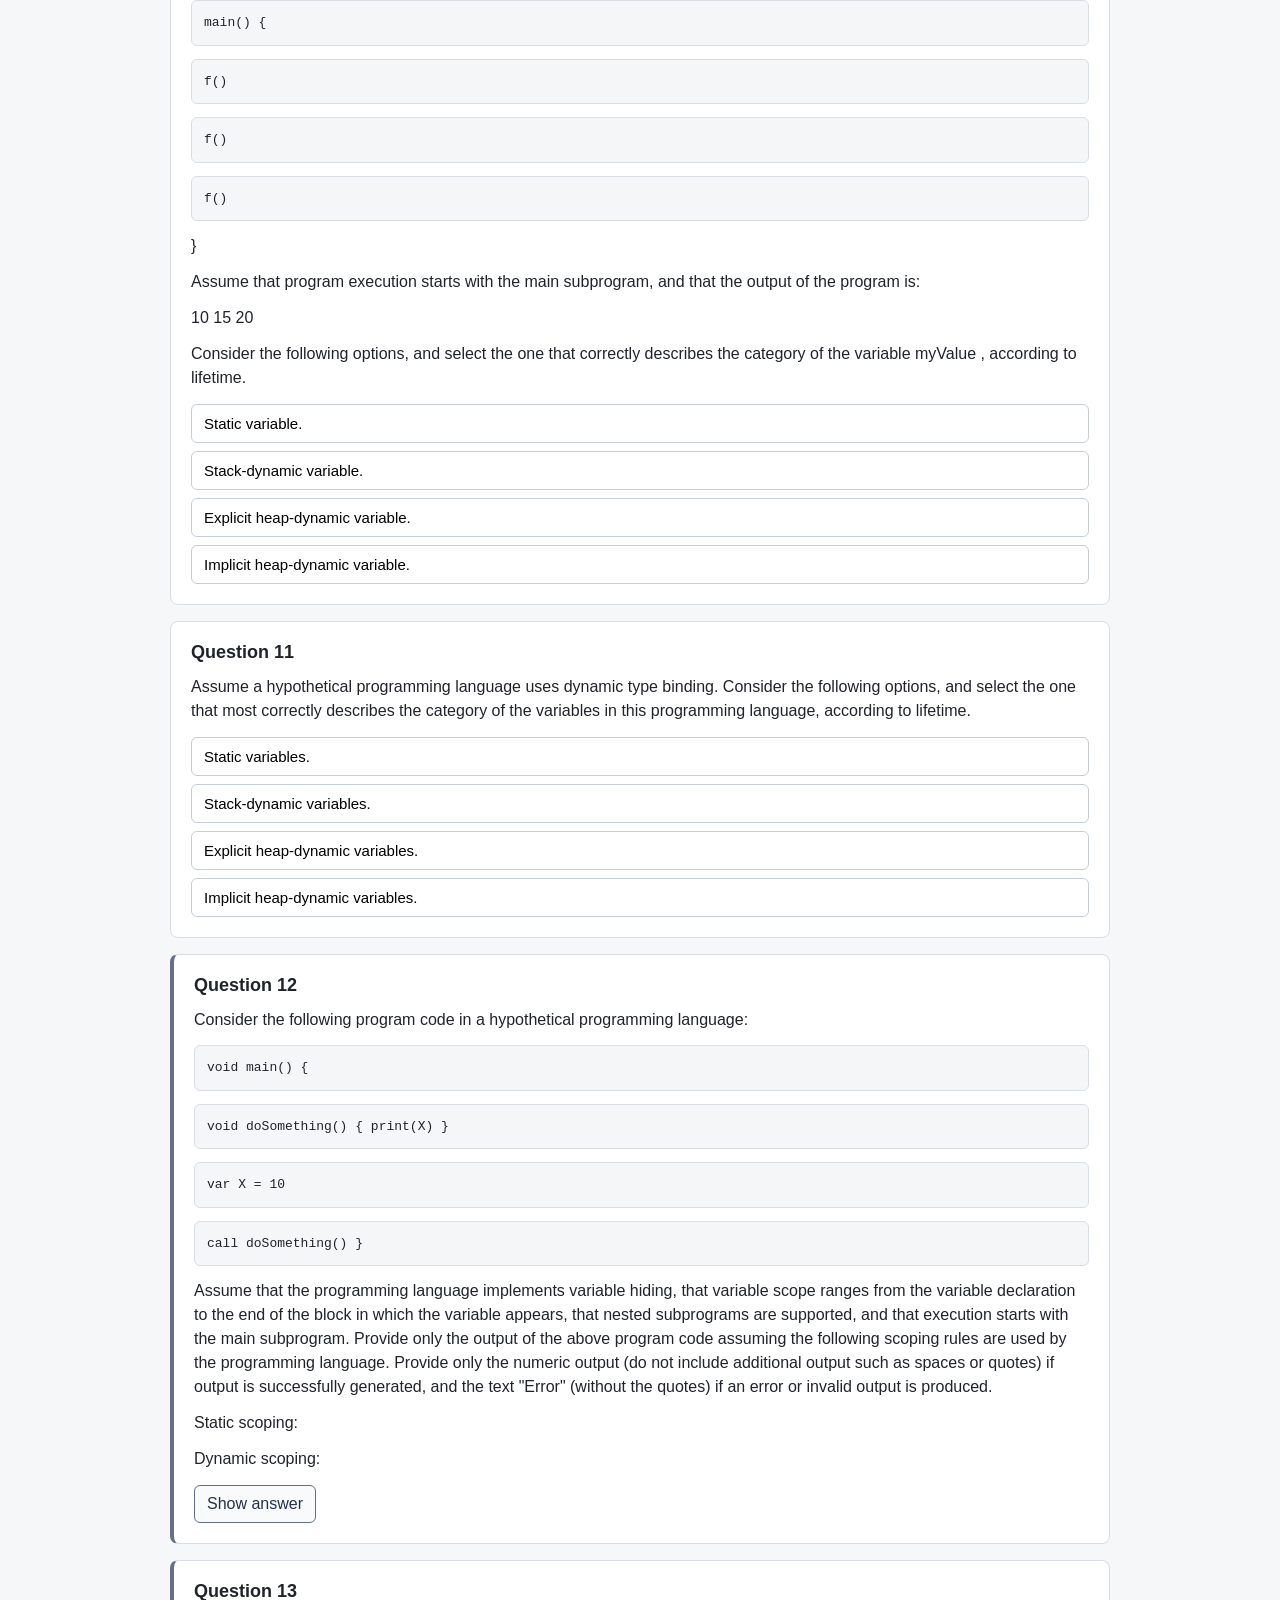
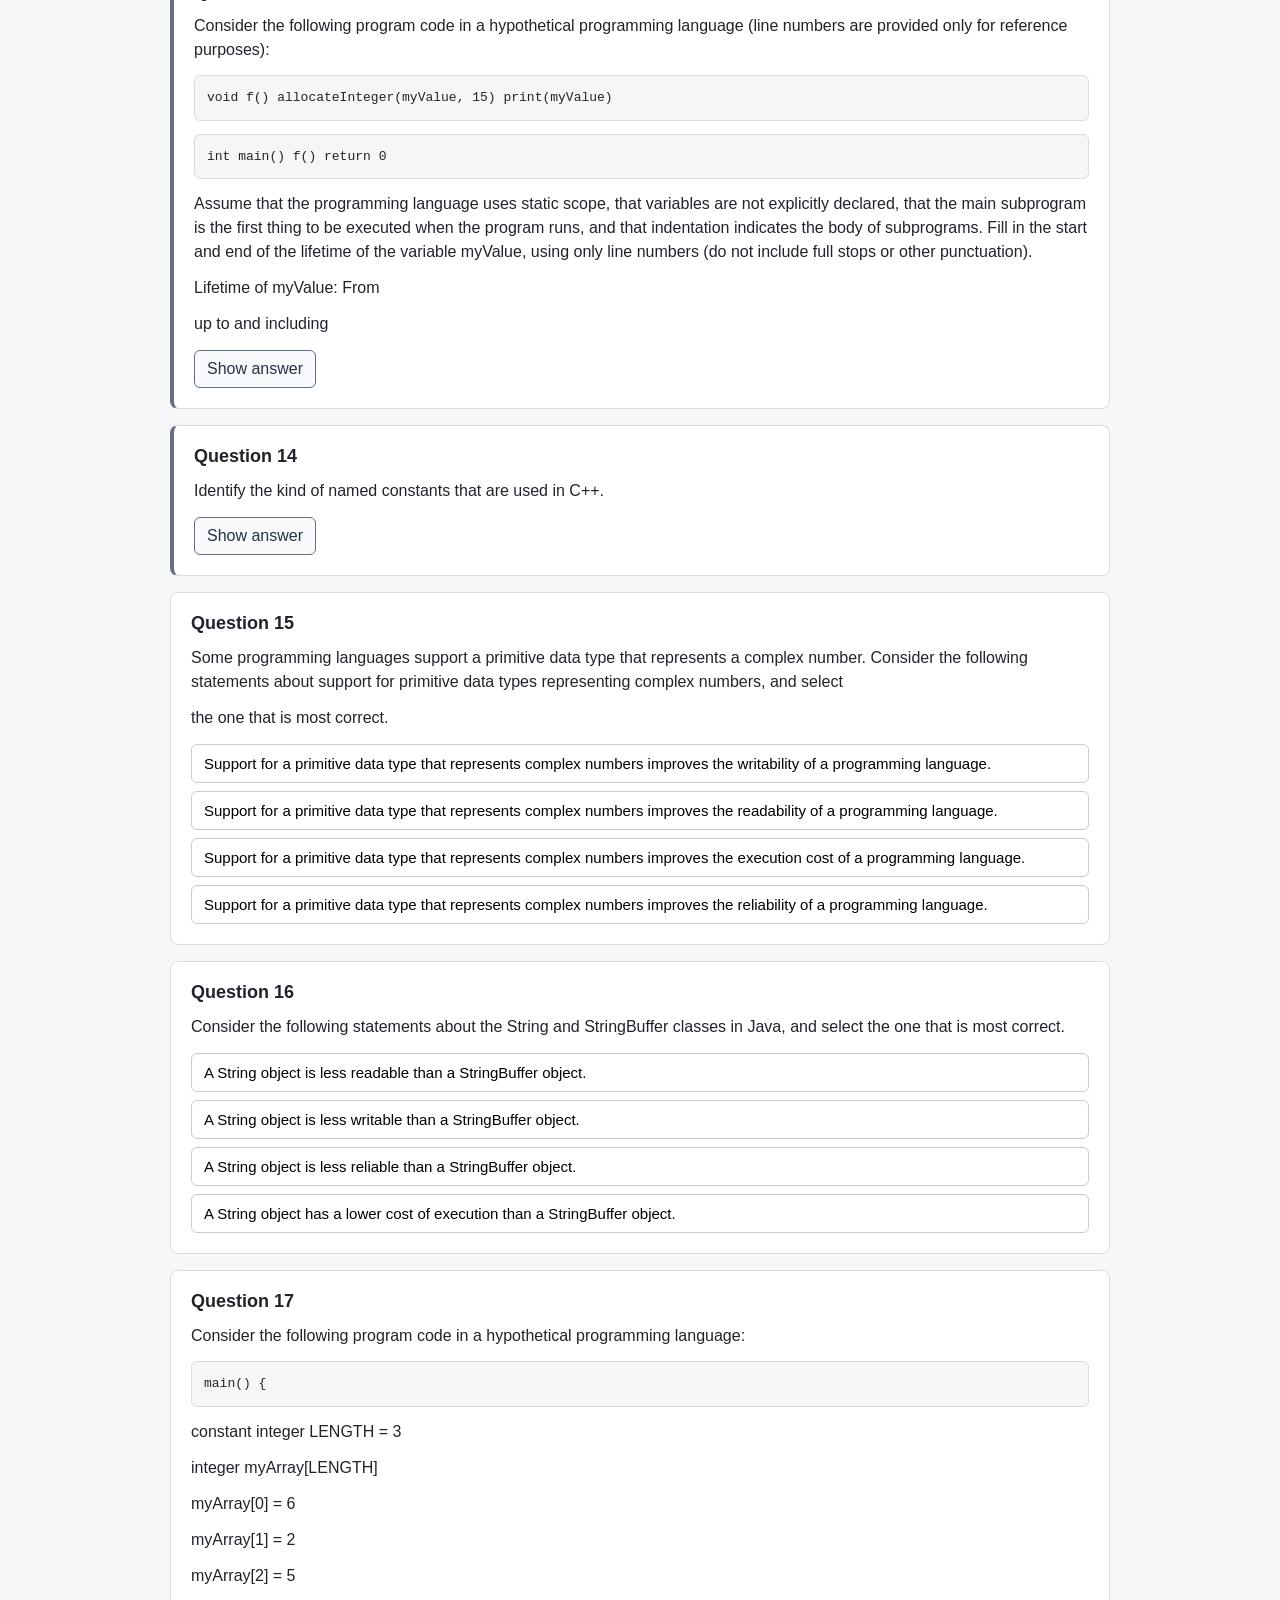
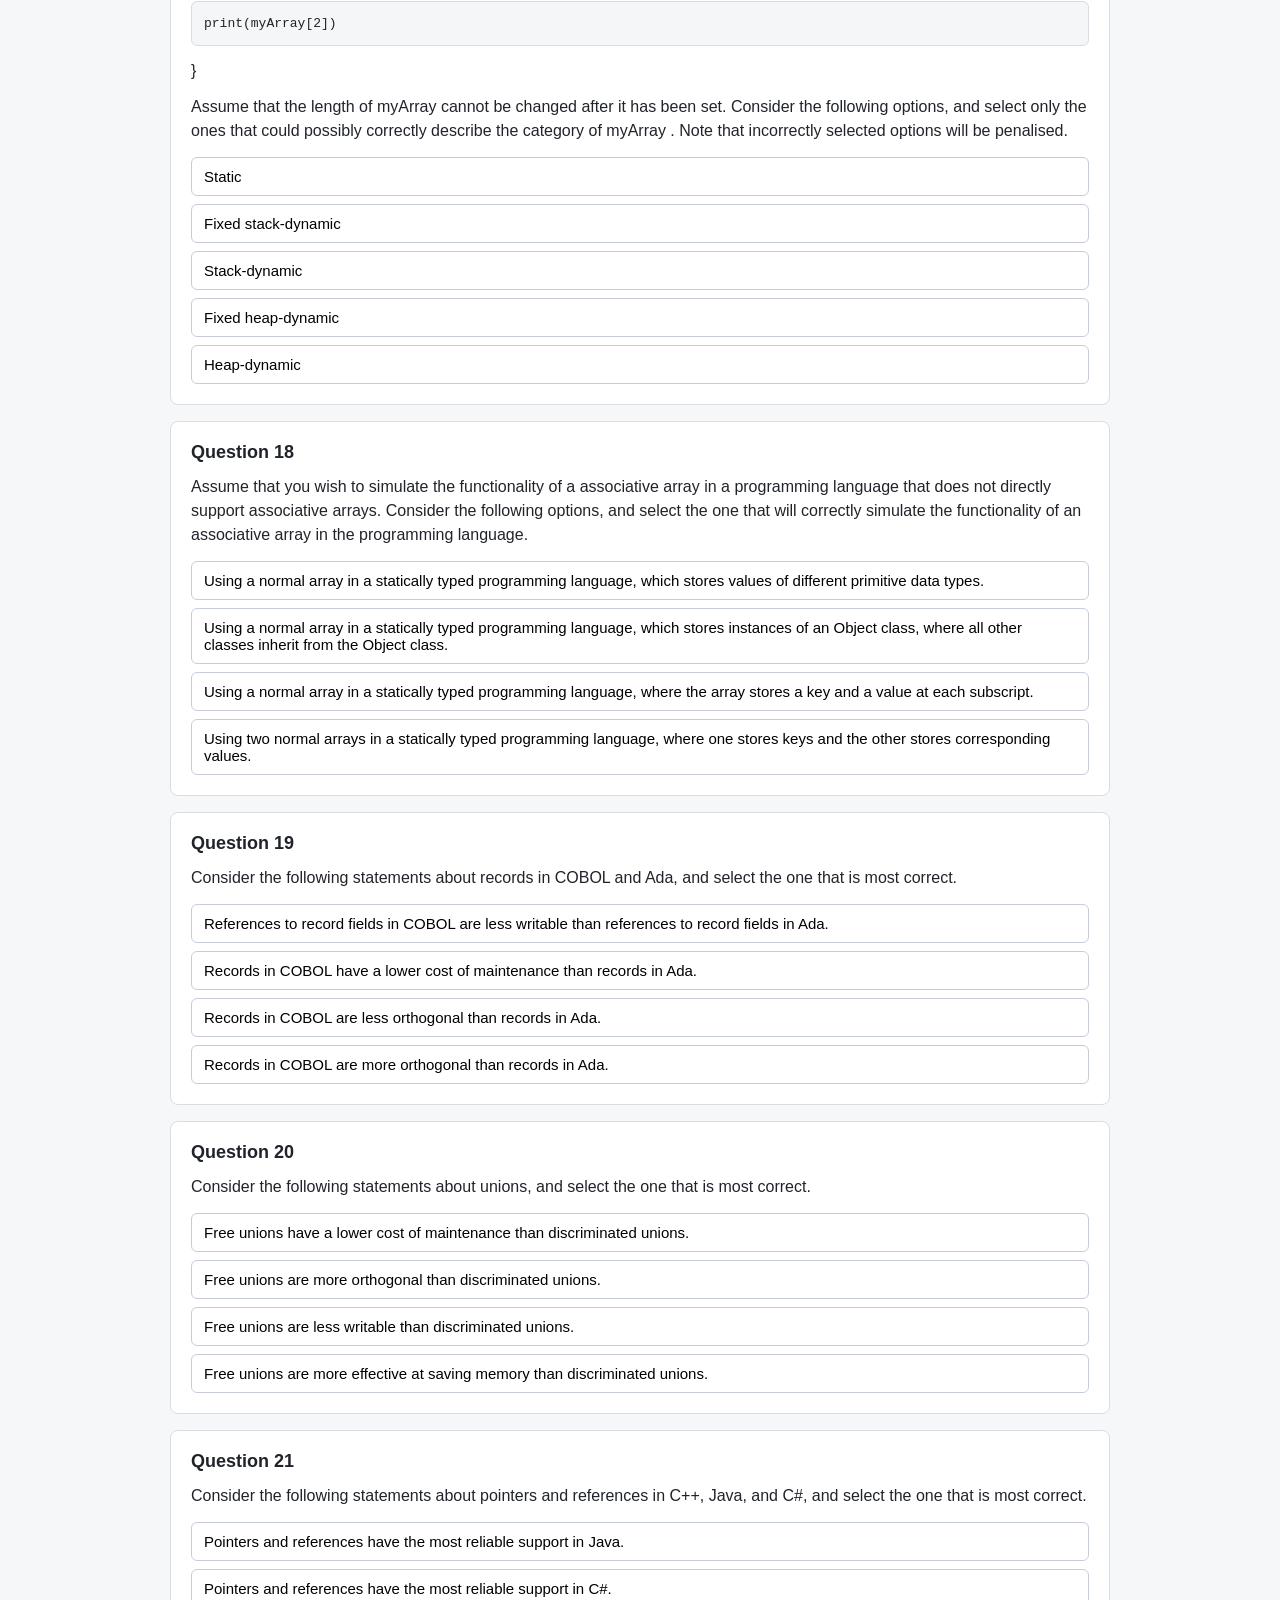
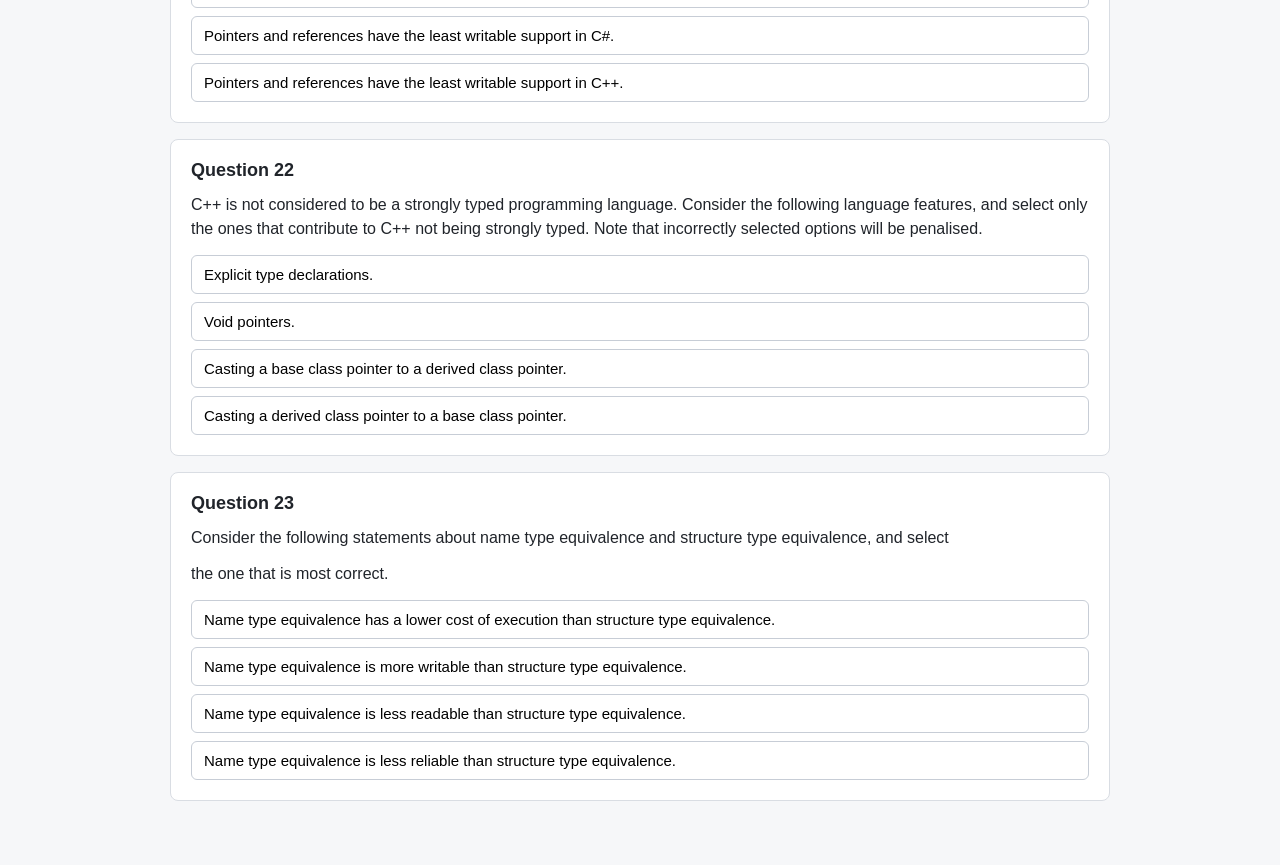
<file: 2025_semester_test_2.html>
<!doctype html>
<html lang="en">
<head>
  <meta charset="utf-8">
  <meta name="viewport" content="width=device-width, initial-scale=1">
  <title>COS 333 Semester Test 2 - 2025</title>
  <style>
    body { font-family: Arial, sans-serif; margin: 0; background: #f6f7f9; color: #20242a; }
    main { max-width: 940px; margin: 0 auto; padding: 28px 18px 48px; }
    .back-link { display: inline-flex; align-items: center; gap: 8px; margin-bottom: 16px; color: #243246; text-decoration: none; font-size: 14px; font-weight: 600; }
    .back-link:hover { color: #0f172a; text-decoration: underline; }
    h1 { font-size: 28px; margin: 0 0 18px; }
    .question { background: white; border: 1px solid #d9dde3; border-radius: 8px; padding: 20px; margin: 16px 0; }
    .question h2 { font-size: 18px; margin: 0 0 12px; }
    .prompt { line-height: 1.5; margin-bottom: 14px; }
    .prompt p { margin: 0 0 12px; }
    .prompt pre, .answer pre, .comparison pre { background: #f4f6f8; border: 1px solid #d8dde4; border-radius: 6px; overflow-x: auto; padding: 12px; white-space: pre-wrap; }
    .options { display: grid; gap: 8px; }
    button { font: inherit; }
    button.option { text-align: left; border: 1px solid #c7cdd6; background: #fff; padding: 10px 12px; border-radius: 6px; cursor: pointer; font-size: 15px; }
    button.option:hover { border-color: #62748e; background: #f8fafc; }
    button.show-answer { border: 1px solid #5f6f89; background: #f8fafc; color: #243246; padding: 9px 12px; border-radius: 6px; cursor: pointer; }
    button.show-answer:hover { background: #edf2f7; }
    button.compare { border-color: #2f6f5e; background: #eff8f4; color: #163c31; }
    button.correct { border-color: #198754; background: #eaf7ef; }
    button.wrong { border-color: #c73333; background: #fdecec; }
    .feedback, .answer { display: none; margin-top: 12px; padding: 12px; border-radius: 6px; background: #eef3fb; line-height: 1.45; }
    .feedback.show, .answer.show { display: block; }
    .coding { border-left: 4px solid #667085; }
    .practice { margin-top: 14px; }
    .practice-grid { display: grid; grid-template-columns: minmax(0, 1fr) minmax(0, 1fr); gap: 12px; align-items: start; }
    .practice label, .comparison h3 { display: block; font-weight: 700; font-size: 14px; margin: 0 0 8px; }
    .practice textarea { box-sizing: border-box; width: 100%; min-height: 190px; resize: vertical; border: 1px solid #c7cdd6; border-radius: 6px; padding: 12px; font: 14px/1.45 monospace; }
    .button-row { display: flex; flex-wrap: wrap; gap: 8px; margin: 10px 0 0; }
    .comparison { display: none; }
    .comparison.show { display: block; }
    .compare-note { margin: 8px 0 0; font-size: 14px; color: #4b5563; }
    @media (max-width: 760px) { .practice-grid { grid-template-columns: 1fr; } }
  </style>
</head>
<body>
<main>
  <a class="back-link" href="semester-tests.html">&larr; Back to Semester Test Hub</a>
  <h1>COS 333 Semester Test 2 - 2025</h1>
  <div id="quiz"></div>
</main>
<script>
const questions = [{"number": 1, "interactive": true, "prompt": "Consider the following Prolog proposition implementation:\n\ntail([], []).\n\ntail([H|T], T).\n\nThe tail proposition succeeds if the second parameter is the tail of the first parameter, where the proposition assumes that the tail of an empty list is an empty list. This implementation results in a Prolog interpreter raising a warning. Consider the following statements about the tail proposition, and select the one that is most correct.", "promptBlocks": ["Consider the following Prolog proposition implementation:", "tail([], []).", "tail([H|T], T).", "The tail proposition succeeds if the second parameter is the tail of the first parameter, where the proposition assumes that the tail of an empty list is an empty list. This implementation results in a Prolog interpreter raising a warning. Consider the following statements about the tail proposition, and select the one that is most correct."], "options": ["The warning can be avoided by replacing H with an _ character, although the tail proposition will not work correctly for certain queries.", "The warning can be avoided by replacing H with an _ character, although the tail proposition will be less efficient than the original implementation provided above.", "The warning can be avoided by replacing H with an _ character, although the tail proposition will be less reliable than the original implementation provided above.", "The warning can be avoided without changing how the tail proposition works by replacing H with an _ character."], "answers": [4], "reason": "The anonymous variable _ removes the unused-variable warning without changing the tail rule's behavior.", "shortAnswer": "No model answer has been added for this question yet.", "isCodeQuestion": false}, {"number": 2, "interactive": true, "prompt": "Consider the following Prolog proposition implementation:\n\nprimeGreaterThanOneMillion(X) :- prime(X), X > 1000000.\n\nAssume that the proposition prime(X) succeeds if X is a prime number. Consider the following statements about the primeGreaterThanOneMillion proposition, and select the one that is most correct.\n\nThe primeGreaterThanOneMillion proposition will execute more efficiently if it is rewritten as:\n\nprimeGreaterThanOneMillion(X) :- X > 1000000, prime(X).\n\nThe primeGreaterThanOneMillion proposition will execute less efficiently if it is rewritten as:", "promptBlocks": ["Consider the following Prolog proposition implementation:", "primeGreaterThanOneMillion(X) :- prime(X), X > 1000000.", "Assume that the proposition prime(X) succeeds if X is a prime number. Consider the following statements about the primeGreaterThanOneMillion proposition, and select the one that is most correct.", "The primeGreaterThanOneMillion proposition will execute more efficiently if it is rewritten as:", "primeGreaterThanOneMillion(X) :- X > 1000000, prime(X).", "The primeGreaterThanOneMillion proposition will execute less efficiently if it is rewritten as:"], "options": ["The primeGreaterThanOneMillion proposition will execute more efficiently if it is rewritten as: primeGreaterThanOneMillion(X) :- X > 1000000, prime(X).", "The primeGreaterThanOneMillion proposition will execute less efficiently if it is rewritten as: primeGreaterThanOneMillion(X) :- X > 1000000, prime(X).", "The primeGreaterThanOneMillion proposition will not work correctly unless it is rewritten as: primeGreaterThanOneMillion(X) :- X > 1000000, prime(X).", "The primeGreaterThanOneMillion proposition cannot be successfully implemented, due to a deficiency of Prolog."], "answers": [1], "reason": "When X is already instantiated, testing X > 1000000 before calling prime can avoid unnecessary primality work.", "shortAnswer": "No model answer has been added for this question yet.", "isCodeQuestion": false}, {"number": 3, "interactive": true, "prompt": "Assume that you wish to write a Prolog proposition that ensures that two variables, X and Y , do not represent the same thing. Consider the following statements, and select the one that describes the most rigorous and correct way to achieve this.", "promptBlocks": ["Assume that you wish to write a Prolog proposition that ensures that two variables, X and Y , do not represent the same thing. Consider the following statements, and select the one that describes the most rigorous and correct way to achieve this."], "options": ["X and Y are always different because X and Y represent two distinct atoms.", "X and Y are always different because X and Y represent two distinct variables.", "By defining a proposition called unequal(X, Y) for every pair of atoms that are not the same.", "By using the proposition not(X = Y) ."], "answers": [4], "reason": "not(X = Y) succeeds exactly when X and Y cannot be unified as the same value.", "shortAnswer": "No model answer has been added for this question yet.", "isCodeQuestion": false}, {"number": 4, "interactive": false, "prompt": "Assume you have Prolog facts describing family relationships, taking the following form:\n\nfather(bill, jake).\n\nfather(bill, shelley).\n\nfather(jake, ted).\n\nfather(ron, liz).\n\nmother(mary, jake).\n\nmother(mary, shelley).\n\nmother(janet, ted).\n\nmother(shelley, liz).\n\nNote that the only facts you are allowed to define are the father and mother propositions. If you define any facts using additional propositions, you will forfeit all marks for this question . The proposition father(X, Y) means that person X is the father of person Y , and mother(X, Y) means that person X is the mother of person Y . Note that it is possible for single parents to exist (i.e. a person may have only a mother or only a father). Same sex parents are also possible (i.e. a person may have two mothers or two fathers).\n\nWrite a Prolog proposition called nephewNiece(X, Y) , which succeeds if person X is the nephew or niece of person Y . A person's nephew or niece is the son or daughter, respectively, of that person's brother or sister. In the above example, shelley is the sister of jake because shelley and jake share at least one parent (in this example, bill or mary ). This means that ted is the nephew of shelley , because ted is the son of jake . Similarly, liz is the niece of jake , because liz is the son of shelley .\n\nHint: When testing your proposition, use variables, such as in the query nephewNiece(X, Y) , then use Prolog\u2019s support for re-querying to determine all the pairs of atoms that satisfy the nephewNiece proposition, and ensure that the proposition does not succeed for atoms that do not satisfy the properties of nephews and nieces.\n\nSubmit your program code in a file named u99999999.pl (where 99999999 is your student number) to the assignment submission slot labelled \"Semester Test 2: Simple Prolog Proposition\", and select the \"True\" answer below once you have done so. If you do not make a submission, select the \"False\" answer below.\n\nTake careful note of the following requirements:\n\nYour submission must be working Prolog code that will be successfully interpreted by the SWI-Prolog interpreter installed on the Windows computers in the Informatorium. You may (and should) use this SWI- Prolog interpreter to test your submission. For notes on using the interpreter, and re-querying, see the specification for Practical 3. Once you have finished writing your program, save it in a text file with the appropriate name, and submit it to the correct upload slot.\n\nYou may define additional helper propositions.\n\nNote that you may only use the simple constants, variables, list manipulation methods, arithmetic and relational expressions, the is operator, cuts, and the built-in not proposition discussed in the textbook and slides . In particular, do not use if-then, if-then-else, and similar constructs. Also, do not use the logical and operator (represented using a semicolon symbol). You may NOT use any more complex predicates provided by the Prolog system itself (including the built-in member , append , and reverse\n\npropositions). In other words, you must write all your own propositions, other than not . Failure to observe this rule will result in all marks for this question being forfeited .\n\nTrue\n\nFalse", "promptBlocks": ["Assume you have Prolog facts describing family relationships, taking the following form:", "father(bill, jake).", "father(bill, shelley).", "father(jake, ted).", "father(ron, liz).", "mother(mary, jake).", "mother(mary, shelley).", "mother(janet, ted).", "mother(shelley, liz).", "Note that the only facts you are allowed to define are the father and mother propositions. If you define any facts using additional propositions, you will forfeit all marks for this question . The proposition father(X, Y) means that person X is the father of person Y , and mother(X, Y) means that person X is the mother of person Y . Note that it is possible for single parents to exist (i.e. a person may have only a mother or only a father). Same sex parents are also possible (i.e. a person may have two mothers or two fathers).", "Write a Prolog proposition called nephewNiece(X, Y) , which succeeds if person X is the nephew or niece of person Y . A person's nephew or niece is the son or daughter, respectively, of that person's brother or sister. In the above example, shelley is the sister of jake because shelley and jake share at least one parent (in this example, bill or mary ). This means that ted is the nephew of shelley , because ted is the son of jake . Similarly, liz is the niece of jake , because liz is the son of shelley .", "Hint: When testing your proposition, use variables, such as in the query nephewNiece(X, Y) , then use Prolog\u2019s support for re-querying to determine all the pairs of atoms that satisfy the nephewNiece proposition, and ensure that the proposition does not succeed for atoms that do not satisfy the properties of nephews and nieces.", "Submit your program code in a file named u99999999.pl (where 99999999 is your student number) to the assignment submission slot labelled \"Semester Test 2: Simple Prolog Proposition\", and select the \"True\" answer below once you have done so. If you do not make a submission, select the \"False\" answer below.", "Take careful note of the following requirements:", "Your submission must be working Prolog code that will be successfully interpreted by the SWI-Prolog interpreter installed on the Windows computers in the Informatorium. You may (and should) use this SWI- Prolog interpreter to test your submission. For notes on using the interpreter, and re-querying, see the specification for Practical 3. Once you have finished writing your program, save it in a text file with the appropriate name, and submit it to the correct upload slot.", "You may define additional helper propositions.", "Note that you may only use the simple constants, variables, list manipulation methods, arithmetic and relational expressions, the is operator, cuts, and the built-in not proposition discussed in the textbook and slides . In particular, do not use if-then, if-then-else, and similar constructs. Also, do not use the logical and operator (represented using a semicolon symbol). You may NOT use any more complex predicates provided by the Prolog system itself (including the built-in member , append , and reverse", "propositions). In other words, you must write all your own propositions, other than not . Failure to observe this rule will result in all marks for this question being forfeited .", "True", "False"], "options": [], "answers": [], "reason": "", "shortAnswer": "parent(X, Y) :- father(X, Y).\nparent(X, Y) :- mother(X, Y).\n\nsibling(X, Y) :- parent(P, X), parent(P, Y), not(X = Y).\n\nnephewNiece(X, Y) :- parent(P, X), sibling(P, Y).", "isCodeQuestion": true}, {"number": 5, "interactive": false, "prompt": "Write a Prolog proposition called getAbsNonZeros(L1, L2) , where L1 and L2 are both simple numeric lists (i.e. lists containing only integers). The getAbsNonZeros proposition succeeds if L2 contains the absolute values of only the non-zero elements contained in L1 , in their original order (zero values contained in L1 are not included in L2 ). For example, the query:\n\n?- getAbsNonZeros([0], X).\n\nshould be true with the instantiation X = [] . This is because there are no non-zero values in the list [0] . Similarly, the query\n\n?- getAbsNonZeros([1, 0, -2, 0], X).\n\nshould be true with the instantiation X = [1, 2] . This is because the absolute values of 1 and -2 are 1 and 2, respectively, while the second and fourth elements are zero values, and are therefore not included in X .\n\nSubmit your program code in a file named u99999999.pl (where 99999999 is your student number) to the assignment submission slot labelled \"Semester Test 2: List Processing Prolog Proposition\", and select the \"True\" answer below once you have done so. If you do not make a submission, select the \"False\" answer below.\n\nTake careful note of the following requirements:\n\nYour submission must be working Prolog code that will be successfully interpreted by the SWI-Prolog interpreter installed on the Windows computers in the Informatorium. You may (and should) use this SWI- Prolog interpreter to test your submission. For notes on using the interpreter, and re-querying, see the specification for Practical 3. Once you have finished writing your program, save it in a text file with the appropriate name, and submit it to the correct upload slot.\n\nYou may define additional helper propositions.\n\nNote that you may only use the simple constants, variables, list manipulation methods, arithmetic and relational expressions, the is operator, cuts, and the built-in not proposition discussed in the textbook and slides . In particular, do not use if-then, if-then-else, and similar constructs. Also, do not use the logical and operator (represented using a semicolon symbol). You may NOT use any more complex predicates provided by the Prolog system itself (including the built-in member , append , and reverse\n\npropositions). In other words, you must write all your own propositions, other than not . Failure to observe this rule will result in all marks for this question being forfeited .\n\nTrue\n\nFalse", "promptBlocks": ["Write a Prolog proposition called getAbsNonZeros(L1, L2) , where L1 and L2 are both simple numeric lists (i.e. lists containing only integers). The getAbsNonZeros proposition succeeds if L2 contains the absolute values of only the non-zero elements contained in L1 , in their original order (zero values contained in L1 are not included in L2 ). For example, the query:", "?- getAbsNonZeros([0], X).", "should be true with the instantiation X = [] . This is because there are no non-zero values in the list [0] . Similarly, the query", "?- getAbsNonZeros([1, 0, -2, 0], X).", "should be true with the instantiation X = [1, 2] . This is because the absolute values of 1 and -2 are 1 and 2, respectively, while the second and fourth elements are zero values, and are therefore not included in X .", "Submit your program code in a file named u99999999.pl (where 99999999 is your student number) to the assignment submission slot labelled \"Semester Test 2: List Processing Prolog Proposition\", and select the \"True\" answer below once you have done so. If you do not make a submission, select the \"False\" answer below.", "Take careful note of the following requirements:", "Your submission must be working Prolog code that will be successfully interpreted by the SWI-Prolog interpreter installed on the Windows computers in the Informatorium. You may (and should) use this SWI- Prolog interpreter to test your submission. For notes on using the interpreter, and re-querying, see the specification for Practical 3. Once you have finished writing your program, save it in a text file with the appropriate name, and submit it to the correct upload slot.", "You may define additional helper propositions.", "Note that you may only use the simple constants, variables, list manipulation methods, arithmetic and relational expressions, the is operator, cuts, and the built-in not proposition discussed in the textbook and slides . In particular, do not use if-then, if-then-else, and similar constructs. Also, do not use the logical and operator (represented using a semicolon symbol). You may NOT use any more complex predicates provided by the Prolog system itself (including the built-in member , append , and reverse", "propositions). In other words, you must write all your own propositions, other than not . Failure to observe this rule will result in all marks for this question being forfeited .", "True", "False"], "options": [], "answers": [], "reason": "", "shortAnswer": "getAbsNonZeros([], []).\ngetAbsNonZeros([0|T], R) :- getAbsNonZeros(T, R).\ngetAbsNonZeros([H|T], [H|R]) :- H > 0, getAbsNonZeros(T, R).\ngetAbsNonZeros([H|T], [A|R]) :- H < 0, A is 0 - H, getAbsNonZeros(T, R).", "isCodeQuestion": true}, {"number": 6, "interactive": true, "prompt": "Consider the following programming languages, and select the one that is the least reliable in terms of name length.", "promptBlocks": ["Consider the following programming languages, and select the one that is the least reliable in terms of name length."], "options": ["Fortran", "C99", "C++", "C#"], "answers": [1], "reason": "Early Fortran name-length and naming restrictions make it the least reliable option here.", "shortAnswer": "No model answer has been added for this question yet.", "isCodeQuestion": false}, {"number": 7, "interactive": true, "prompt": "Consider the following statements about variable names in Perl and Java, and select the one that is the most correct.", "promptBlocks": ["Consider the following statements about variable names in Perl and Java, and select the one that is the most correct."], "options": ["Variable names in Perl have a higher cost of maintenance than variable names in Java.", "Variable names in Perl are more writable than variable names in Java.", "Variable names in Perl are more readable than variable names in Java.", "Variable names in Perl are less reliable than variable names in Java."], "answers": [1], "reason": "Perl's sigils add extra naming conventions that can increase maintenance cost compared with Java names.", "shortAnswer": "No model answer has been added for this question yet.", "isCodeQuestion": false}, {"number": 8, "interactive": true, "prompt": "Consider the following options, and select the time at which a name is bound to a stack-dynamic variable.", "promptBlocks": ["Consider the following options, and select the time at which a name is bound to a stack-dynamic variable."], "options": ["Language design time.", "Language implementation time.", "Compile time.", "Load time.", "Runtime."], "answers": [5], "reason": "A stack-dynamic variable is bound to storage when its declaration is elaborated at runtime.", "shortAnswer": "No model answer has been added for this question yet.", "isCodeQuestion": false}, {"number": 9, "interactive": true, "prompt": "In Fortran I, a variable with a names that starts with I , J , K , L , M , and N is automatically an integer variable. Consider the following options, and select the one that most correctly describes the kind of type binding that takes place for this variable.", "promptBlocks": ["In Fortran I, a variable with a names that starts with I , J , K , L , M , and N is automatically an integer variable. Consider the following options, and select the one that most correctly describes the kind of type binding that takes place for this variable."], "options": ["Explicit type declaration.", "Implicit type declaration without type inferencing.", "Implicit type declaration with type inferencing.", "Dynamic type binding."], "answers": [2], "reason": "Fortran's first-letter rule is implicit declaration without inferring from an assigned value.", "shortAnswer": "No model answer has been added for this question yet.", "isCodeQuestion": false}, {"number": 10, "interactive": true, "prompt": "Consider the following program code in a hypothetical programming language:\n\nf() {\n\nmyValue = 10\n\nprint(myValue)\n\nmyValue = myValue + 5\n\n}\n\nmain() {\n\nf()\n\nf()\n\nf()\n\n}\n\nAssume that program execution starts with the main subprogram, and that the output of the program is:\n\n10 15 20\n\nConsider the following options, and select the one that correctly describes the category of the variable myValue , according to lifetime.", "promptBlocks": ["Consider the following program code in a hypothetical programming language:", "f() {", "myValue = 10", "print(myValue)", "myValue = myValue + 5", "}", "main() {", "f()", "f()", "f()", "}", "Assume that program execution starts with the main subprogram, and that the output of the program is:", "10 15 20", "Consider the following options, and select the one that correctly describes the category of the variable myValue , according to lifetime."], "options": ["Static variable.", "Stack-dynamic variable.", "Explicit heap-dynamic variable.", "Implicit heap-dynamic variable."], "answers": [1], "reason": "The value persists across calls, so myValue has static lifetime.", "shortAnswer": "No model answer has been added for this question yet.", "isCodeQuestion": false}, {"number": 11, "interactive": true, "prompt": "Assume a hypothetical programming language uses dynamic type binding. Consider the following options, and select the one that most correctly describes the category of the variables in this programming language, according to lifetime.", "promptBlocks": ["Assume a hypothetical programming language uses dynamic type binding. Consider the following options, and select the one that most correctly describes the category of the variables in this programming language, according to lifetime."], "options": ["Static variables.", "Stack-dynamic variables.", "Explicit heap-dynamic variables.", "Implicit heap-dynamic variables."], "answers": [4], "reason": "Dynamic type binding is commonly associated with implicit heap-dynamic variables.", "shortAnswer": "No model answer has been added for this question yet.", "isCodeQuestion": false}, {"number": 12, "interactive": false, "prompt": "Consider the following program code in a hypothetical programming language:\n\nvoid main() {\n\nvoid doSomething() { print(X) }\n\nvar X = 10\n\ncall doSomething() }\n\nAssume that the programming language implements variable hiding, that variable scope ranges from the variable declaration to the end of the block in which the variable appears, that nested subprograms are supported, and that execution starts with the main subprogram. Provide only the output of the above program code assuming the following scoping rules are used by the programming language. Provide only the numeric output (do not include additional output such as spaces or quotes) if output is successfully generated, and the text \"Error\" (without the quotes) if an error or invalid output is produced.\n\nStatic scoping:\n\nDynamic scoping:", "promptBlocks": ["Consider the following program code in a hypothetical programming language:", "void main() {", "void doSomething() { print(X) }", "var X = 10", "call doSomething() }", "Assume that the programming language implements variable hiding, that variable scope ranges from the variable declaration to the end of the block in which the variable appears, that nested subprograms are supported, and that execution starts with the main subprogram. Provide only the output of the above program code assuming the following scoping rules are used by the programming language. Provide only the numeric output (do not include additional output such as spaces or quotes) if output is successfully generated, and the text \"Error\" (without the quotes) if an error or invalid output is produced.", "Static scoping:", "Dynamic scoping:"], "options": [], "answers": [], "reason": "", "shortAnswer": "Static scoping: Error\nDynamic scoping: 10", "isCodeQuestion": false}, {"number": 13, "interactive": false, "prompt": "Consider the following program code in a hypothetical programming language (line numbers are provided only for reference purposes):\n\nvoid f() allocateInteger(myValue, 15) print(myValue)\n\nint main() f() return 0\n\nAssume that the programming language uses static scope, that variables are not explicitly declared, that the main subprogram is the first thing to be executed when the program runs, and that indentation indicates the body of subprograms. Fill in the start and end of the lifetime of the variable myValue, using only line numbers (do not include full stops or other punctuation).\n\nLifetime of myValue: From\n\nup to and including", "promptBlocks": ["Consider the following program code in a hypothetical programming language (line numbers are provided only for reference purposes):", "void f() allocateInteger(myValue, 15) print(myValue)", "int main() f() return 0", "Assume that the programming language uses static scope, that variables are not explicitly declared, that the main subprogram is the first thing to be executed when the program runs, and that indentation indicates the body of subprograms. Fill in the start and end of the lifetime of the variable myValue, using only line numbers (do not include full stops or other punctuation).", "Lifetime of myValue: From", "up to and including"], "options": [], "answers": [], "reason": "", "shortAnswer": "Lifetime of myValue: from line 2 up to and including the point where the allocated integer is deallocated. No deallocation is shown, so it continues after line 3 and becomes leaked/inaccessible after f returns.", "isCodeQuestion": false}, {"number": 14, "interactive": false, "prompt": "Identify the kind of named constants that are used in C++.", "promptBlocks": ["Identify the kind of named constants that are used in C++."], "options": [], "answers": [], "reason": "", "shortAnswer": "C++ supports both manifest constants, such as const values, and named constants created with enumeration constants.", "isCodeQuestion": false}, {"number": 15, "interactive": true, "prompt": "Some programming languages support a primitive data type that represents a complex number. Consider the following statements about support for primitive data types representing complex numbers, and select\n\nthe one that is most correct.", "promptBlocks": ["Some programming languages support a primitive data type that represents a complex number. Consider the following statements about support for primitive data types representing complex numbers, and select", "the one that is most correct."], "options": ["Support for a primitive data type that represents complex numbers improves the writability of a programming language.", "Support for a primitive data type that represents complex numbers improves the readability of a programming language.", "Support for a primitive data type that represents complex numbers improves the execution cost of a programming language.", "Support for a primitive data type that represents complex numbers improves the reliability of a programming language."], "answers": [1], "reason": "A primitive complex type makes complex-number programs easier to write.", "shortAnswer": "No model answer has been added for this question yet.", "isCodeQuestion": false}, {"number": 16, "interactive": true, "prompt": "Consider the following statements about the String and StringBuffer classes in Java, and select the one that is most correct.", "promptBlocks": ["Consider the following statements about the String and StringBuffer classes in Java, and select the one that is most correct."], "options": ["A String object is less readable than a StringBuffer object.", "A String object is less writable than a StringBuffer object.", "A String object is less reliable than a StringBuffer object.", "A String object has a lower cost of execution than a StringBuffer object."], "answers": [2], "reason": "String is immutable; StringBuffer is designed for writable/mutable string construction.", "shortAnswer": "No model answer has been added for this question yet.", "isCodeQuestion": false}, {"number": 17, "interactive": true, "prompt": "Consider the following program code in a hypothetical programming language:\n\nmain() {\n\nconstant integer LENGTH = 3\n\ninteger myArray[LENGTH]\n\nmyArray[0] = 6\n\nmyArray[1] = 2\n\nmyArray[2] = 5\n\nprint(myArray[2])\n\n}\n\nAssume that the length of myArray cannot be changed after it has been set. Consider the following options, and select only the ones that could possibly correctly describe the category of myArray . Note that incorrectly selected options will be penalised.", "promptBlocks": ["Consider the following program code in a hypothetical programming language:", "main() {", "constant integer LENGTH = 3", "integer myArray[LENGTH]", "myArray[0] = 6", "myArray[1] = 2", "myArray[2] = 5", "print(myArray[2])", "}", "Assume that the length of myArray cannot be changed after it has been set. Consider the following options, and select only the ones that could possibly correctly describe the category of myArray . Note that incorrectly selected options will be penalised."], "options": ["Static", "Fixed stack-dynamic", "Stack-dynamic", "Fixed heap-dynamic", "Heap-dynamic"], "answers": [1, 2], "reason": "With a compile-time constant length the array could be static, or it could be a fixed stack-dynamic local array.", "shortAnswer": "No model answer has been added for this question yet.", "isCodeQuestion": false}, {"number": 18, "interactive": true, "prompt": "Assume that you wish to simulate the functionality of a associative array in a programming language that does not directly support associative arrays. Consider the following options, and select the one that will correctly simulate the functionality of an associative array in the programming language.", "promptBlocks": ["Assume that you wish to simulate the functionality of a associative array in a programming language that does not directly support associative arrays. Consider the following options, and select the one that will correctly simulate the functionality of an associative array in the programming language."], "options": ["Using a normal array in a statically typed programming language, which stores values of different primitive data types.", "Using a normal array in a statically typed programming language, which stores instances of an Object class, where all other classes inherit from the Object class.", "Using a normal array in a statically typed programming language, where the array stores a key and a value at each subscript.", "Using two normal arrays in a statically typed programming language, where one stores keys and the other stores corresponding values."], "answers": [4], "reason": "Parallel arrays of keys and values can simulate associative lookup.", "shortAnswer": "No model answer has been added for this question yet.", "isCodeQuestion": false}, {"number": 19, "interactive": true, "prompt": "Consider the following statements about records in COBOL and Ada, and select the one that is most correct.", "promptBlocks": ["Consider the following statements about records in COBOL and Ada, and select the one that is most correct."], "options": ["References to record fields in COBOL are less writable than references to record fields in Ada.", "Records in COBOL have a lower cost of maintenance than records in Ada.", "Records in COBOL are less orthogonal than records in Ada.", "Records in COBOL are more orthogonal than records in Ada."], "answers": [3], "reason": "COBOL records are less orthogonal because of record-specific features such as matching field operations.", "shortAnswer": "No model answer has been added for this question yet.", "isCodeQuestion": false}, {"number": 20, "interactive": true, "prompt": "Consider the following statements about unions, and select the one that is most correct.", "promptBlocks": ["Consider the following statements about unions, and select the one that is most correct."], "options": ["Free unions have a lower cost of maintenance than discriminated unions.", "Free unions are more orthogonal than discriminated unions.", "Free unions are less writable than discriminated unions.", "Free unions are more effective at saving memory than discriminated unions."], "answers": [4], "reason": "Free unions avoid the discriminant tag and therefore save slightly more memory.", "shortAnswer": "No model answer has been added for this question yet.", "isCodeQuestion": false}, {"number": 21, "interactive": true, "prompt": "Consider the following statements about pointers and references in C++, Java, and C#, and select the one that is most correct.", "promptBlocks": ["Consider the following statements about pointers and references in C++, Java, and C#, and select the one that is most correct."], "options": ["Pointers and references have the most reliable support in Java.", "Pointers and references have the most reliable support in C#.", "Pointers and references have the least writable support in C#.", "Pointers and references have the least writable support in C++."], "answers": [1], "reason": "Java's reference-only model avoids raw pointers and pointer arithmetic, making it the most reliable of the three.", "shortAnswer": "No model answer has been added for this question yet.", "isCodeQuestion": false}, {"number": 22, "interactive": true, "prompt": "C++ is not considered to be a strongly typed programming language. Consider the following language features, and select only the ones that contribute to C++ not being strongly typed. Note that incorrectly selected options will be penalised.", "promptBlocks": ["C++ is not considered to be a strongly typed programming language. Consider the following language features, and select only the ones that contribute to C++ not being strongly typed. Note that incorrectly selected options will be penalised."], "options": ["Explicit type declarations.", "Void pointers.", "Casting a base class pointer to a derived class pointer.", "Casting a derived class pointer to a base class pointer."], "answers": [2, 3], "reason": "Void pointers and unsafe downcasts from base to derived weaken C++ type checking.", "shortAnswer": "No model answer has been added for this question yet.", "isCodeQuestion": false}, {"number": 23, "interactive": true, "prompt": "Consider the following statements about name type equivalence and structure type equivalence, and select\n\nthe one that is most correct.", "promptBlocks": ["Consider the following statements about name type equivalence and structure type equivalence, and select", "the one that is most correct."], "options": ["Name type equivalence has a lower cost of execution than structure type equivalence.", "Name type equivalence is more writable than structure type equivalence.", "Name type equivalence is less readable than structure type equivalence.", "Name type equivalence is less reliable than structure type equivalence."], "answers": [1], "reason": "Name equivalence is cheaper to check than comparing full type structure.", "shortAnswer": "No model answer has been added for this question yet.", "isCodeQuestion": false}];
const quiz = document.getElementById('quiz');

function escapeHtml(value) {
  return value.replace(/[&<>"']/g, char => ({'&':'&amp;','<':'&lt;','>':'&gt;','"':'&quot;',"'":'&#39;'}[char]));
}

function looksLikeCode(value) {
  return /(^|\s)(:-|\?-|\[[^\]]*\]|\w+\([^)]*\)|void |int |var |class |main\(|father\(|mother\(|tenant\(|address\(|print\(|return |call )/.test(value);
}

function renderPrompt(blocks) {
  return blocks.map(block => {
    const escaped = escapeHtml(block);
    return looksLikeCode(block) ? `<pre>${escaped}</pre>` : `<p>${escaped}</p>`;
  }).join('');
}

function renderAnswer(value) {
  const escaped = escapeHtml(value);
  return /\n|:-|\?-/.test(value) ? `<pre>${escaped}</pre>` : escaped;
}

function normalizeCode(value) {
  return value.replace(/%.*$/gm, '').replace(/\s+/g, ' ').trim().toLowerCase();
}

for (const q of questions) {
  const section = document.createElement('section');
  section.className = 'question' + (q.interactive ? '' : ' coding');
  section.innerHTML = `<h2>Question ${q.number}</h2><div class="prompt">${renderPrompt(q.promptBlocks || [q.prompt])}</div>`;

  if (q.interactive) {
    const options = document.createElement('div');
    options.className = 'options';
    q.options.forEach((text, index) => {
      const button = document.createElement('button');
      button.className = 'option';
      button.type = 'button';
      button.textContent = text;
      button.addEventListener('click', () => {
        const selected = index + 1;
        const correct = q.answers.includes(selected);
        [...options.children].forEach((child, childIndex) => {
          child.disabled = true;
          if (q.answers.includes(childIndex + 1)) child.classList.add('correct');
        });
        if (!correct) button.classList.add('wrong');
        feedback.classList.add('show');
        feedback.innerHTML = `<strong>${correct ? 'Correct.' : 'Incorrect.'}</strong> Correct answer: ${q.answers.map(n => escapeHtml(q.options[n - 1])).join(' / ')}<br>${escapeHtml(q.reason)}`;
      });
      options.appendChild(button);
    });
    const feedback = document.createElement('div');
    feedback.className = 'feedback';
    section.appendChild(options);
    section.appendChild(feedback);
  } else if (q.isCodeQuestion) {
    const practice = document.createElement('div');
    practice.className = 'practice';
    const storageKey = `${document.title}-q${q.number}`;
    practice.innerHTML = `
      <div class="practice-grid">
        <div>
          <label for="answer-${q.number}">Your code</label>
          <textarea id="answer-${q.number}" spellcheck="false" placeholder="Write your Prolog answer here..."></textarea>
          <div class="button-row">
            <button class="show-answer compare" type="button">Compare</button>
            <button class="show-answer" type="button">Show answer</button>
          </div>
          <p class="compare-note">The comparison is visual. The exact-text check is only a rough guide because Prolog answers can be written in several valid ways.</p>
        </div>
        <div class="comparison">
          <h3>Model answer</h3>
          <div class="answer show">${renderAnswer(q.shortAnswer)}</div>
          <h3>Your answer</h3>
          <pre class="student-answer"></pre>
          <p class="compare-note exact-result"></p>
        </div>
      </div>`;
    const textarea = practice.querySelector('textarea');
    const compareButton = practice.querySelector('button.compare');
    const showButton = practice.querySelector('.button-row button:not(.compare)');
    const comparison = practice.querySelector('.comparison');
    const studentAnswer = practice.querySelector('.student-answer');
    const exactResult = practice.querySelector('.exact-result');
    textarea.value = localStorage.getItem(storageKey) || '';
    textarea.addEventListener('input', () => localStorage.setItem(storageKey, textarea.value));
    const showComparison = () => {
      const value = textarea.value.trim();
      studentAnswer.textContent = value || 'No answer written yet.';
      const exact = normalizeCode(value) === normalizeCode(q.shortAnswer);
      exactResult.textContent = value ? `Rough exact-text check: ${exact ? 'matches the model answer.' : 'does not exactly match; compare the logic manually.'}` : 'Write an answer first, then compare it with the model.';
      comparison.classList.add('show');
    };
    compareButton.addEventListener('click', showComparison);
    showButton.addEventListener('click', () => {
      comparison.classList.toggle('show');
      if (comparison.classList.contains('show')) showComparison();
      showButton.textContent = comparison.classList.contains('show') ? 'Hide answer' : 'Show answer';
    });
    section.appendChild(practice);
  } else {
    const button = document.createElement('button');
    button.className = 'show-answer';
    button.type = 'button';
    button.textContent = 'Show answer';
    const answer = document.createElement('div');
    answer.className = 'answer';
    answer.innerHTML = renderAnswer(q.shortAnswer);
    button.addEventListener('click', () => {
      answer.classList.toggle('show');
      button.textContent = answer.classList.contains('show') ? 'Hide answer' : 'Show answer';
    });
    section.appendChild(button);
    section.appendChild(answer);
  }

  quiz.appendChild(section);
}
</script>
</body>
</html>
</file>
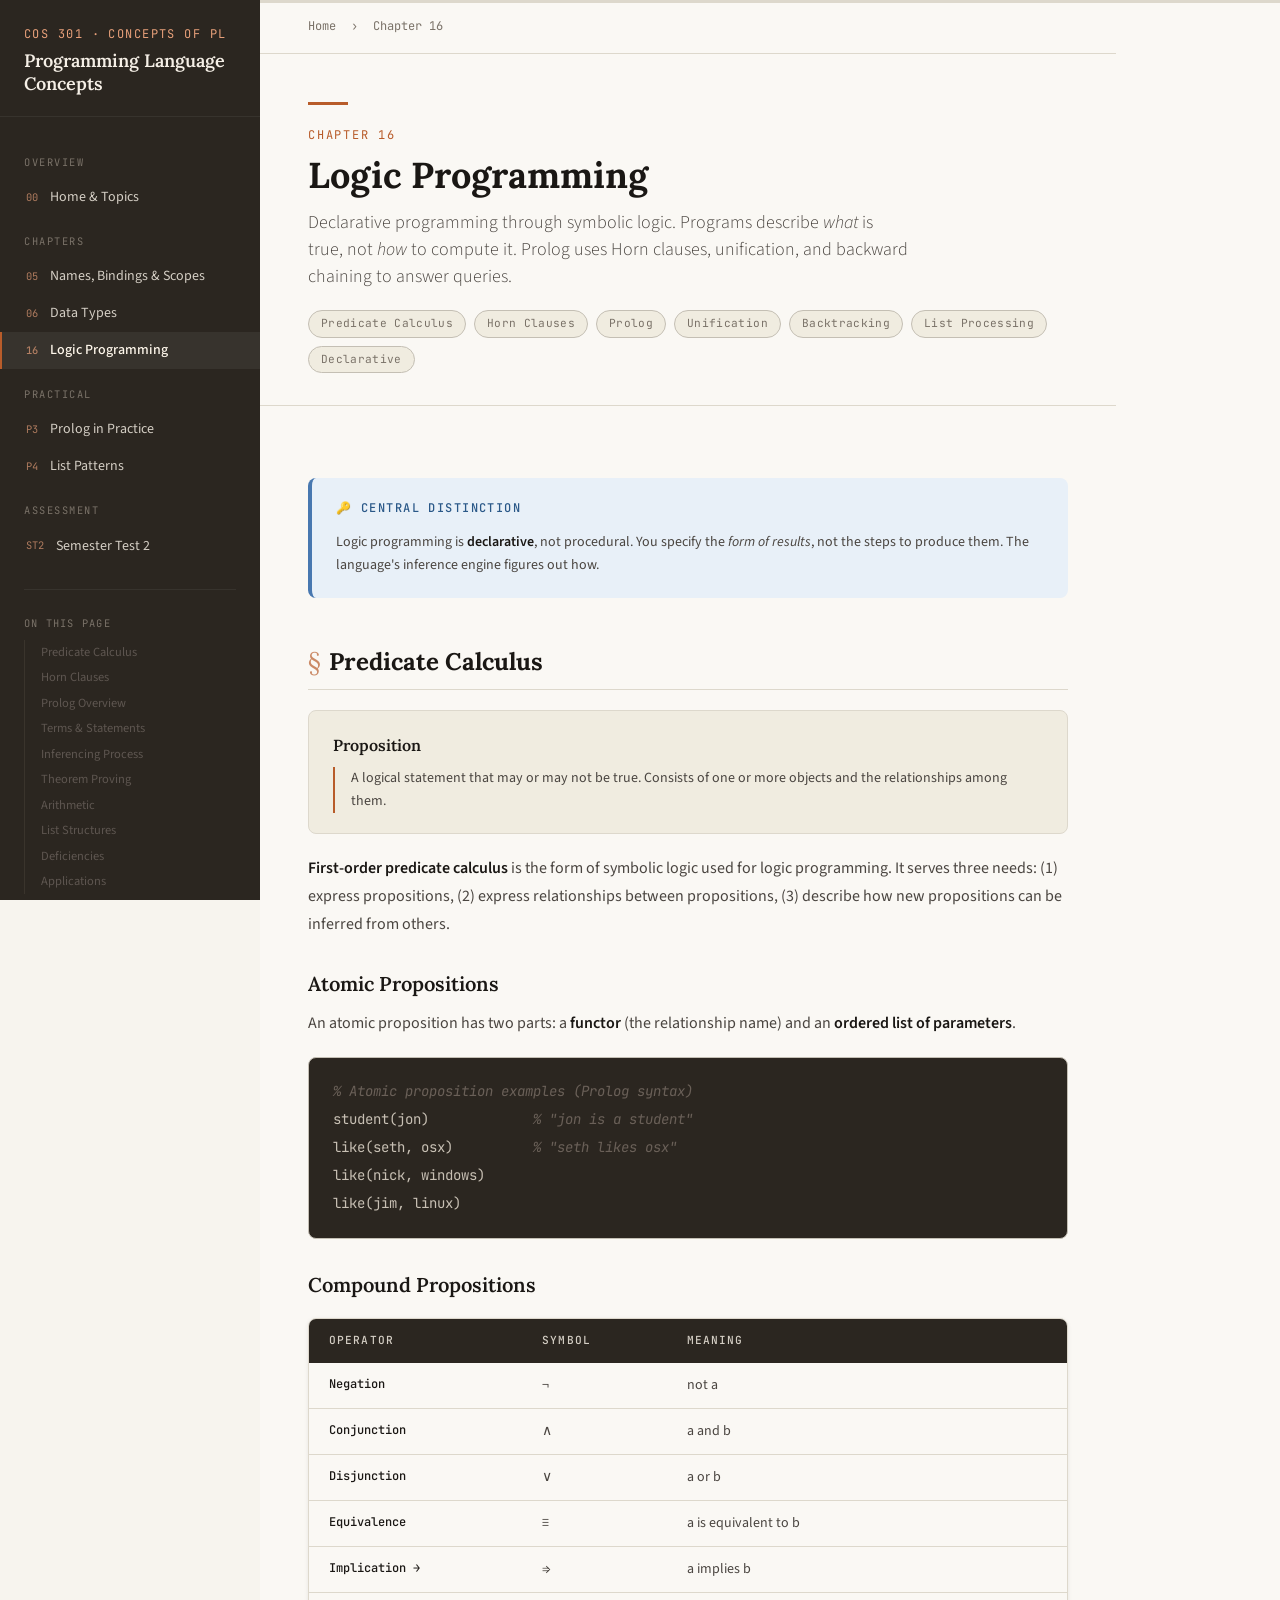
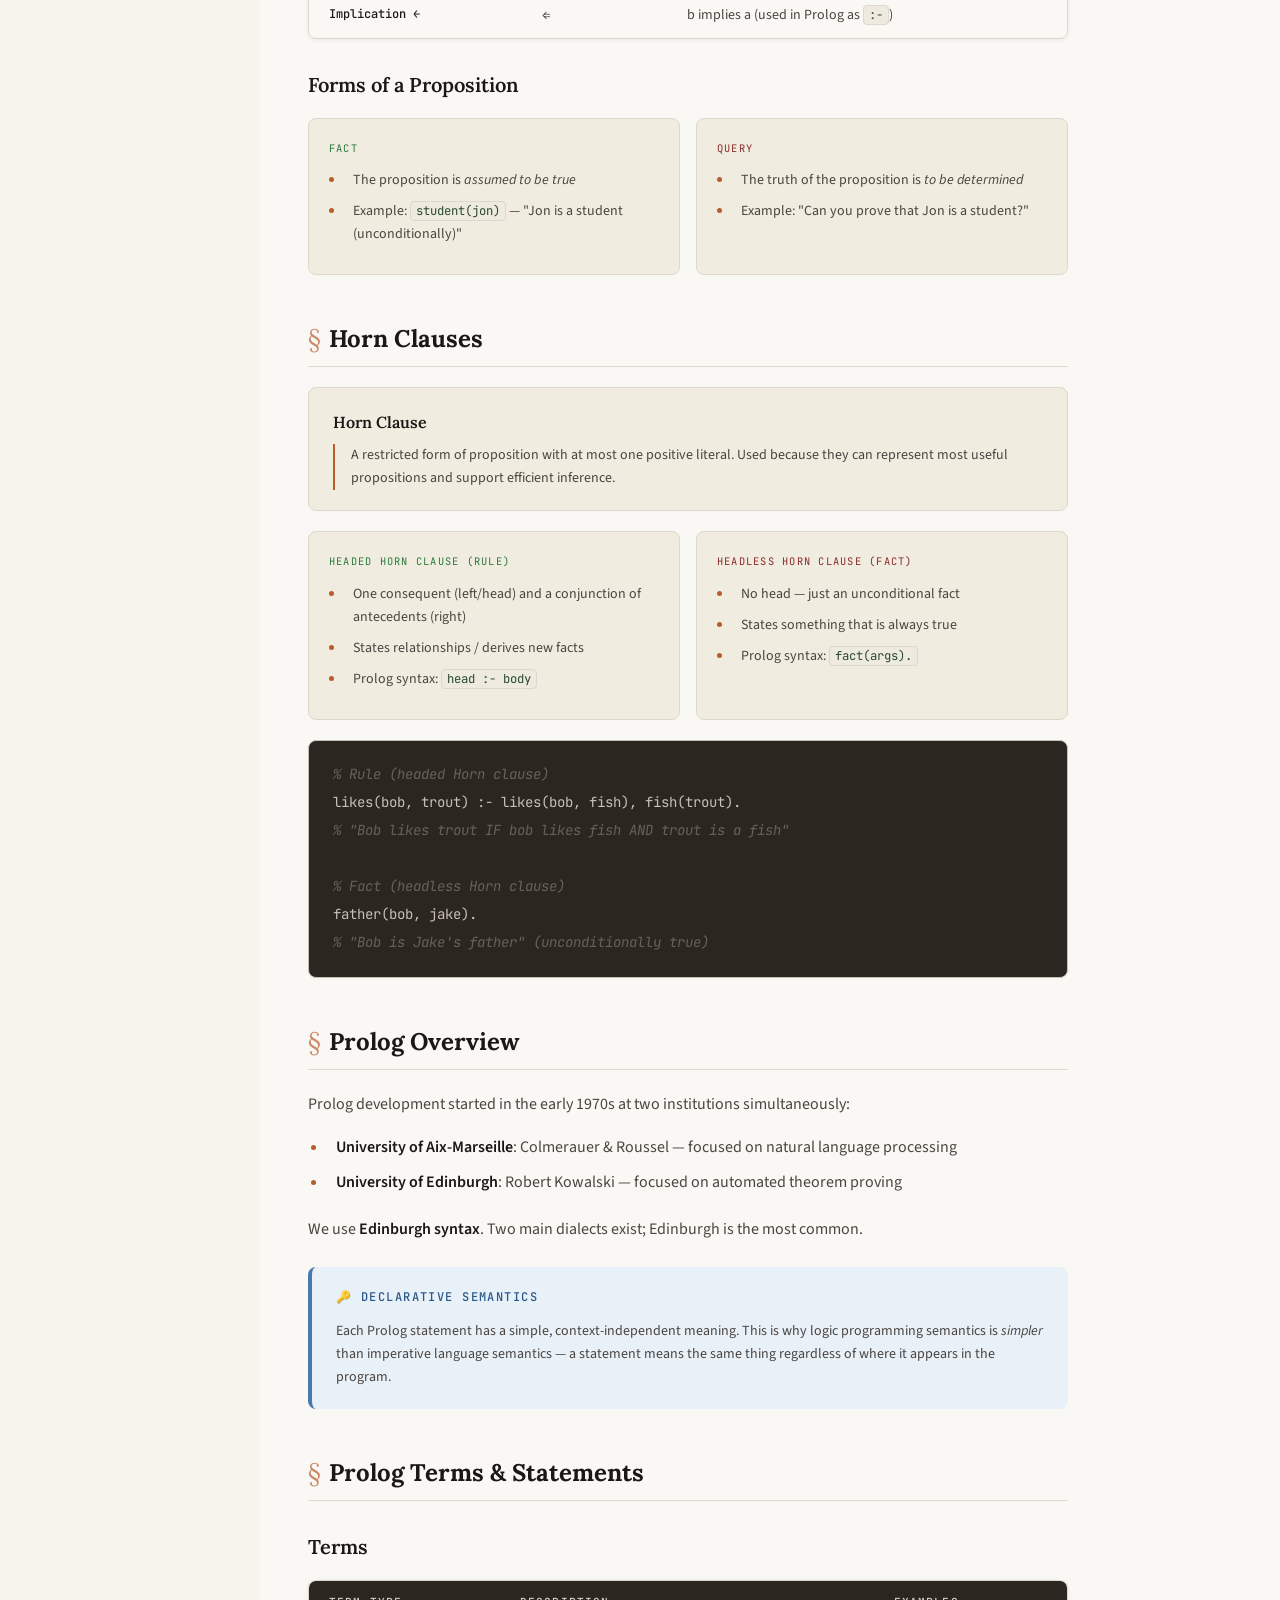
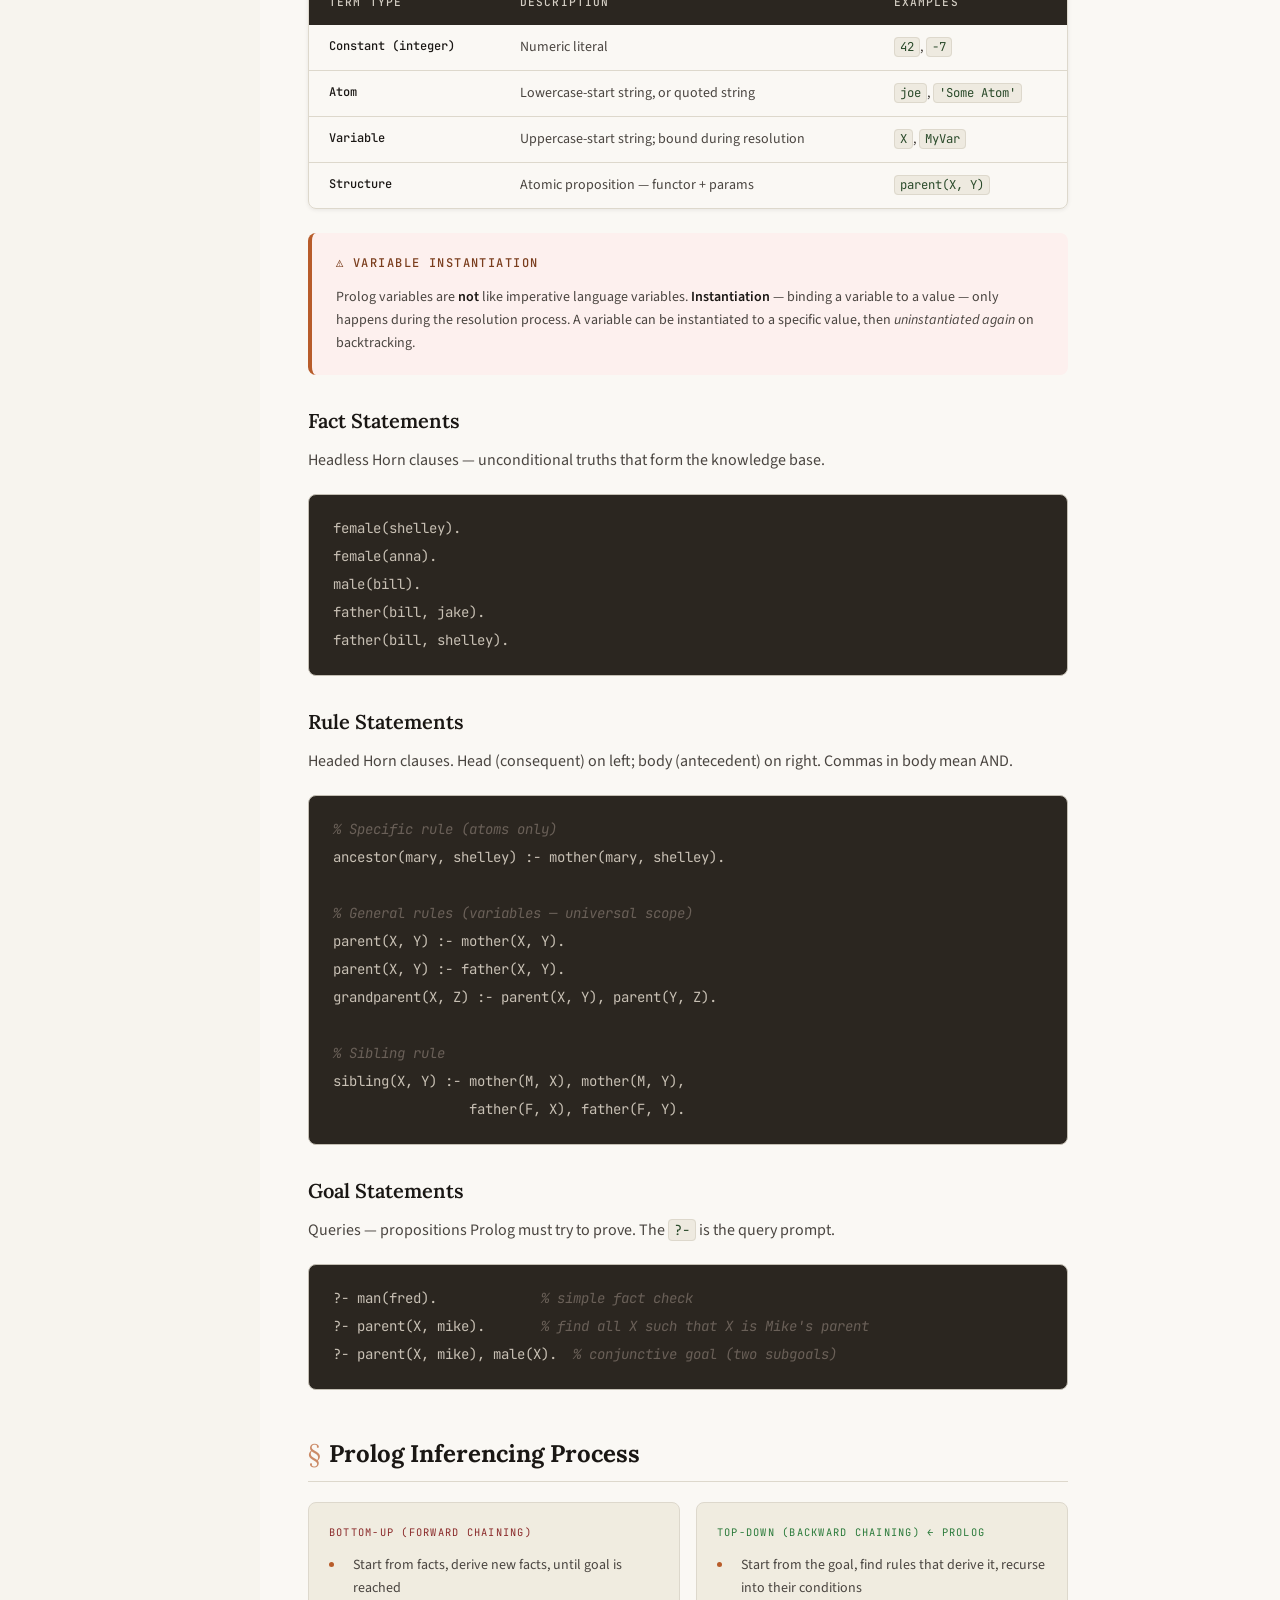
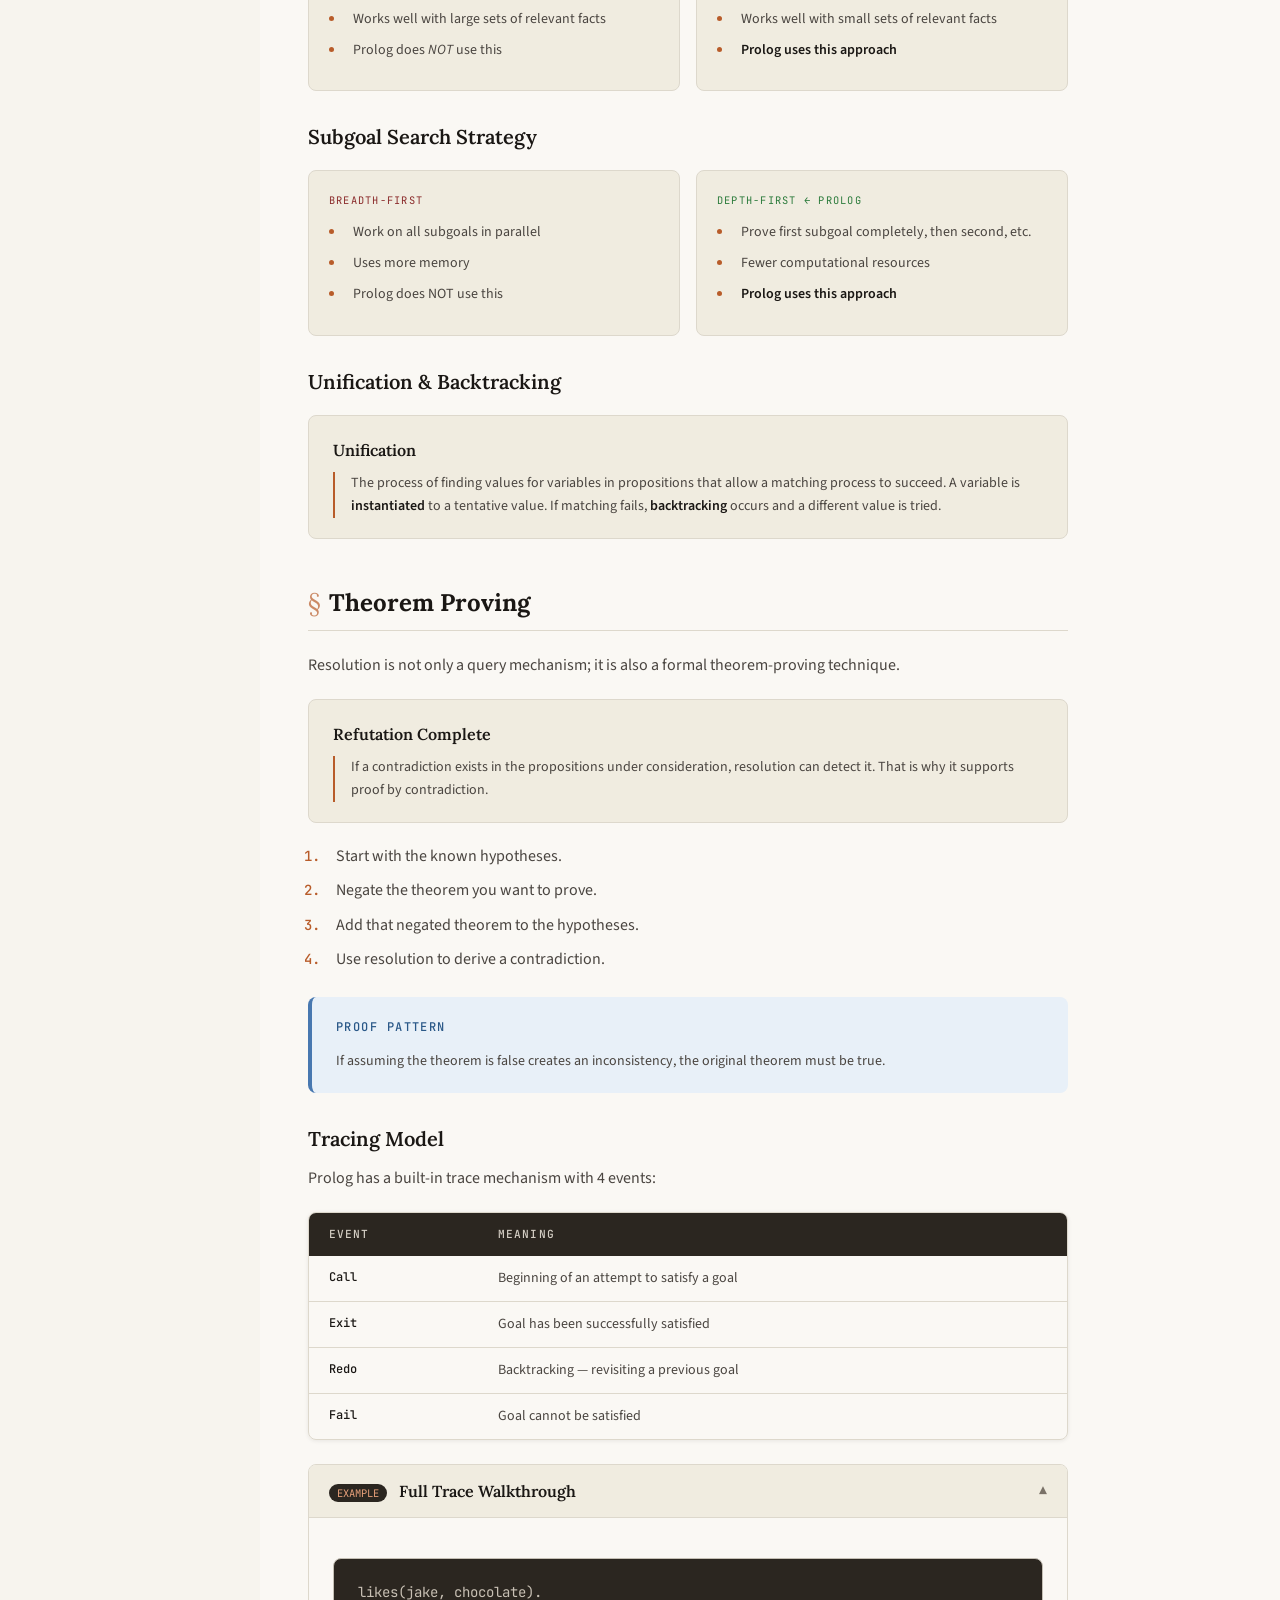
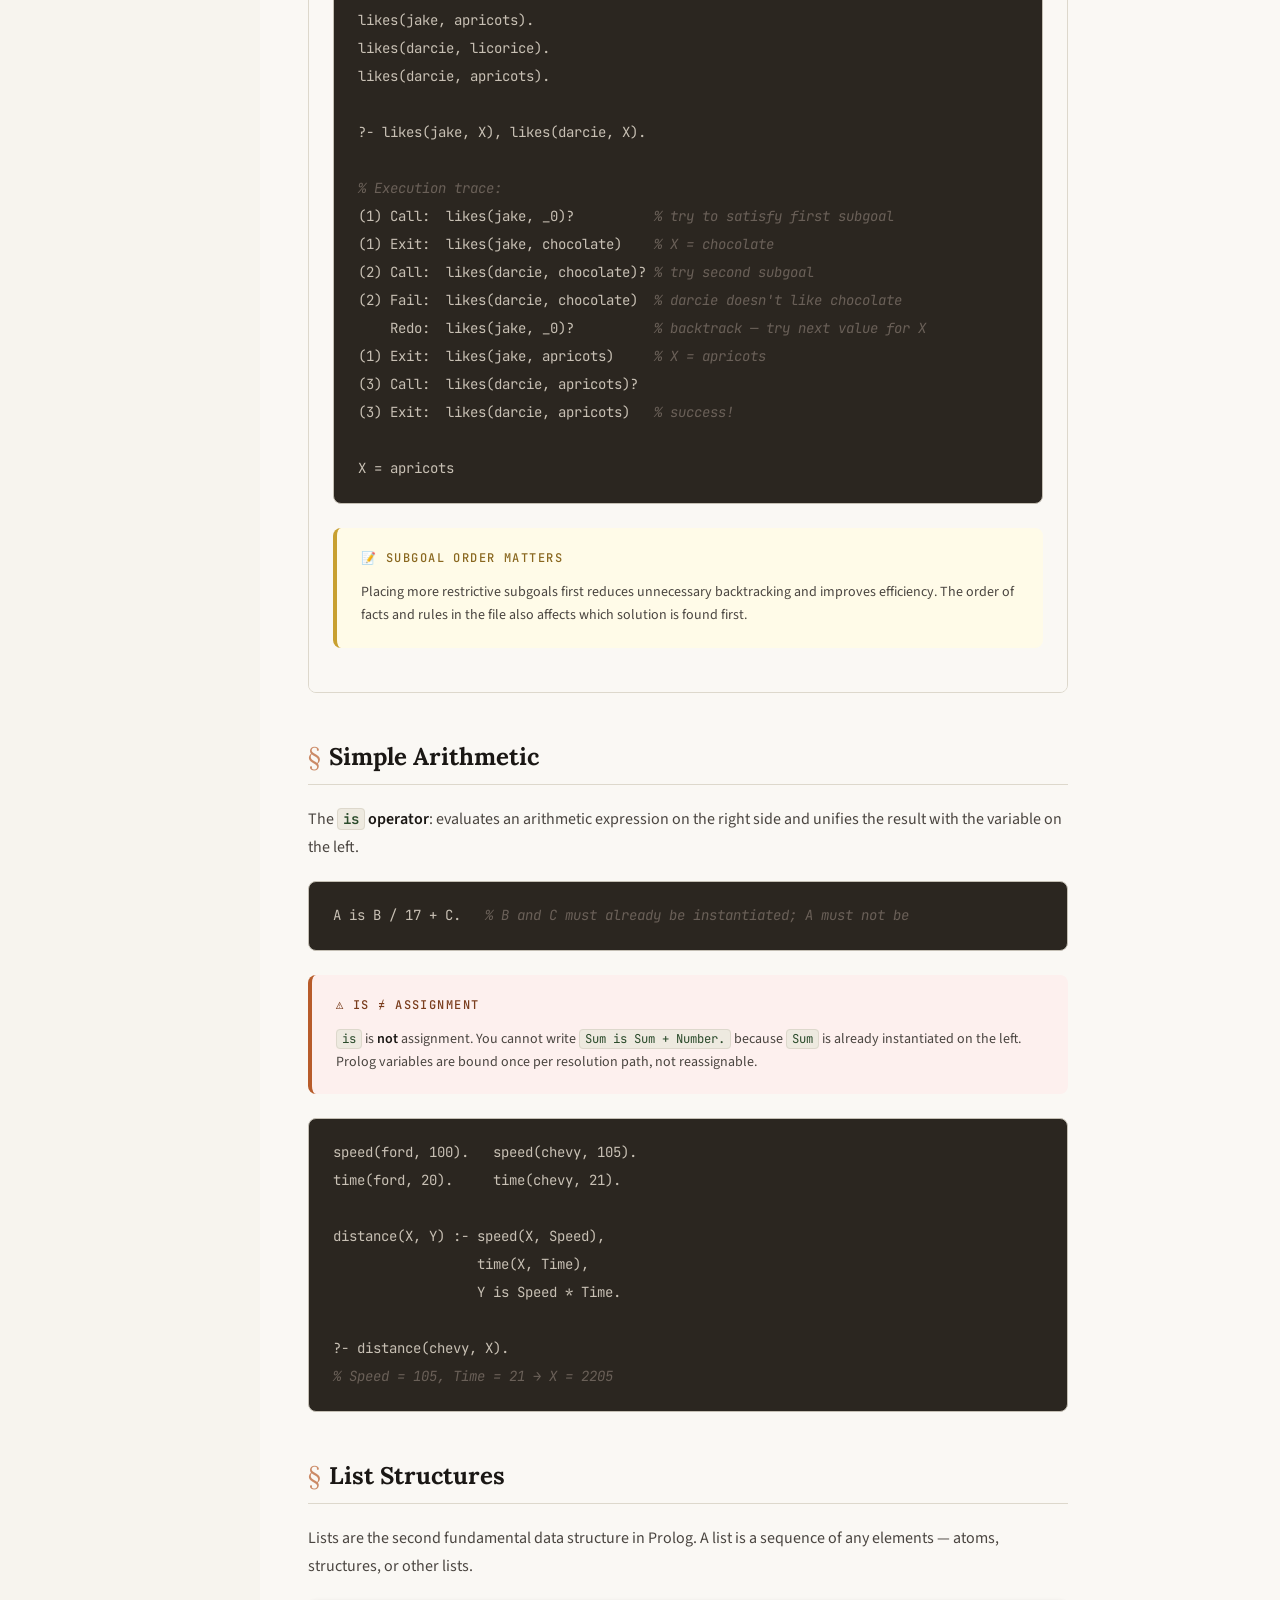
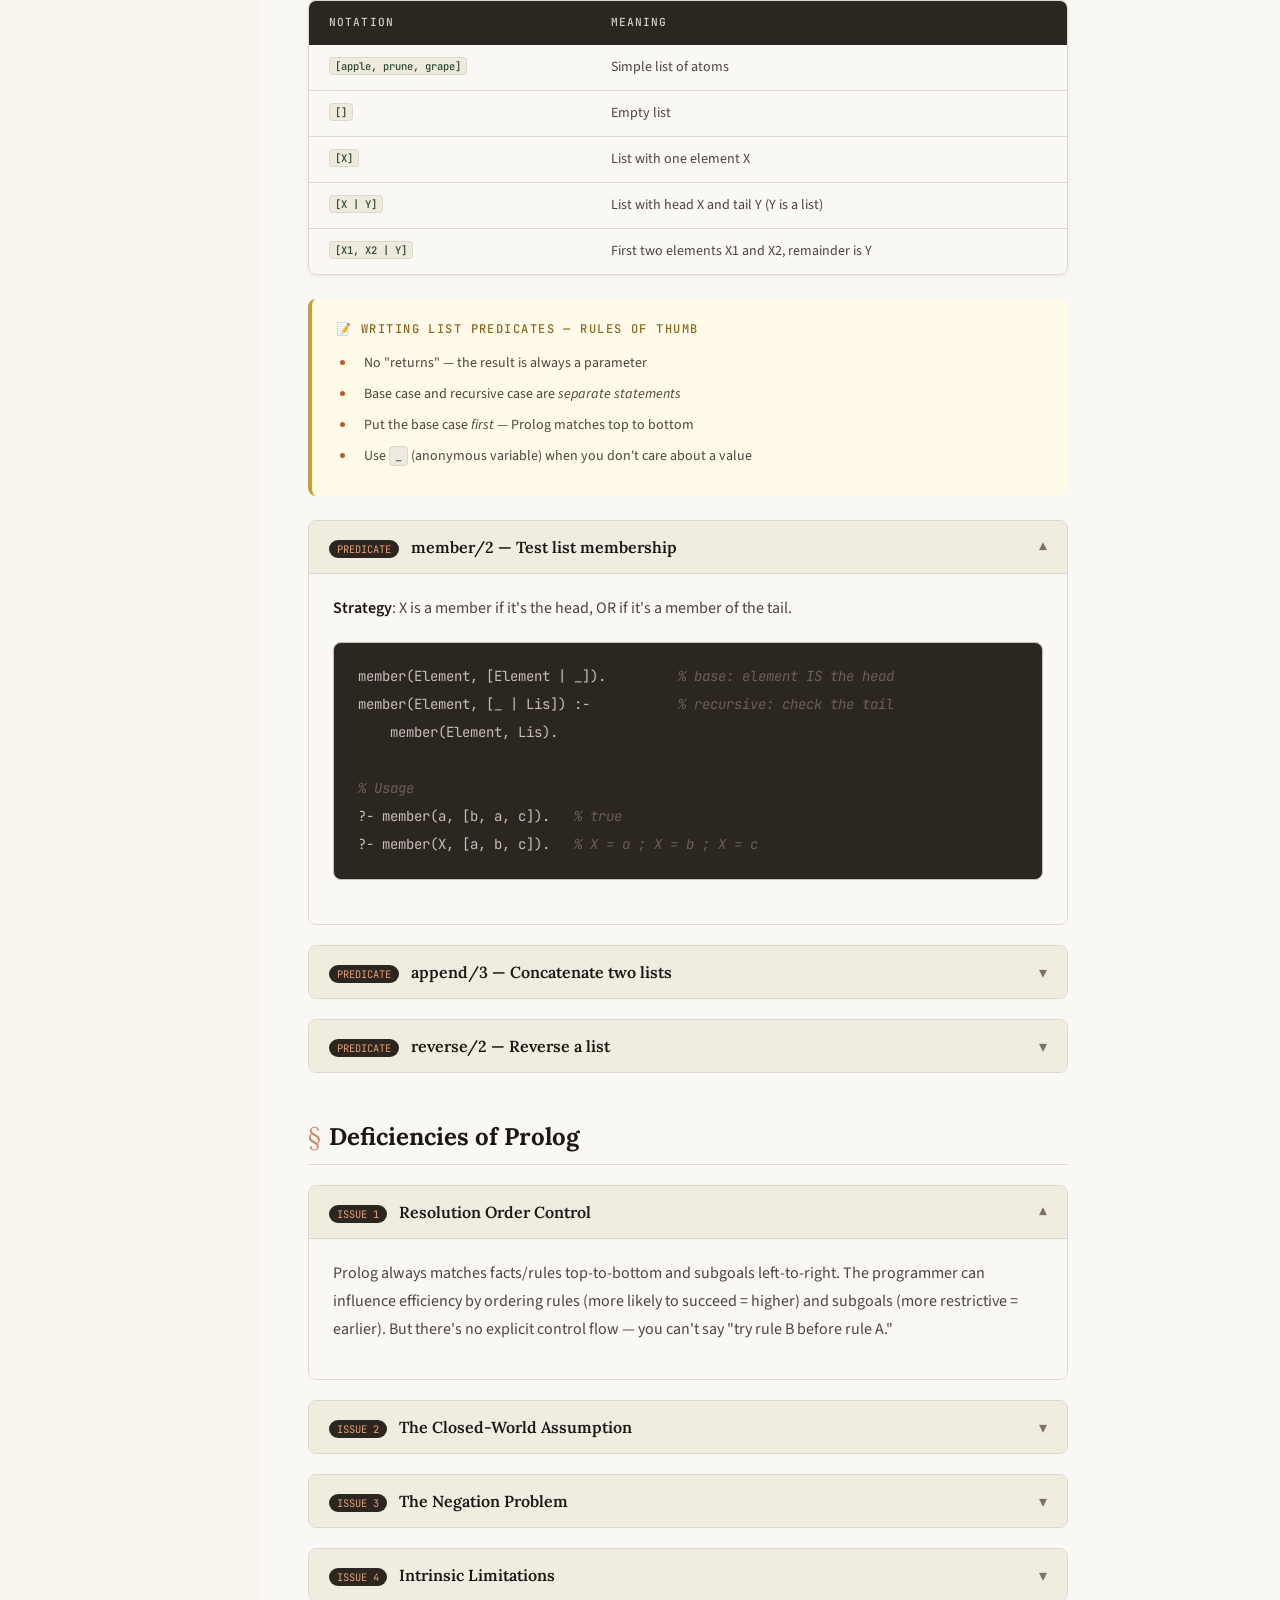
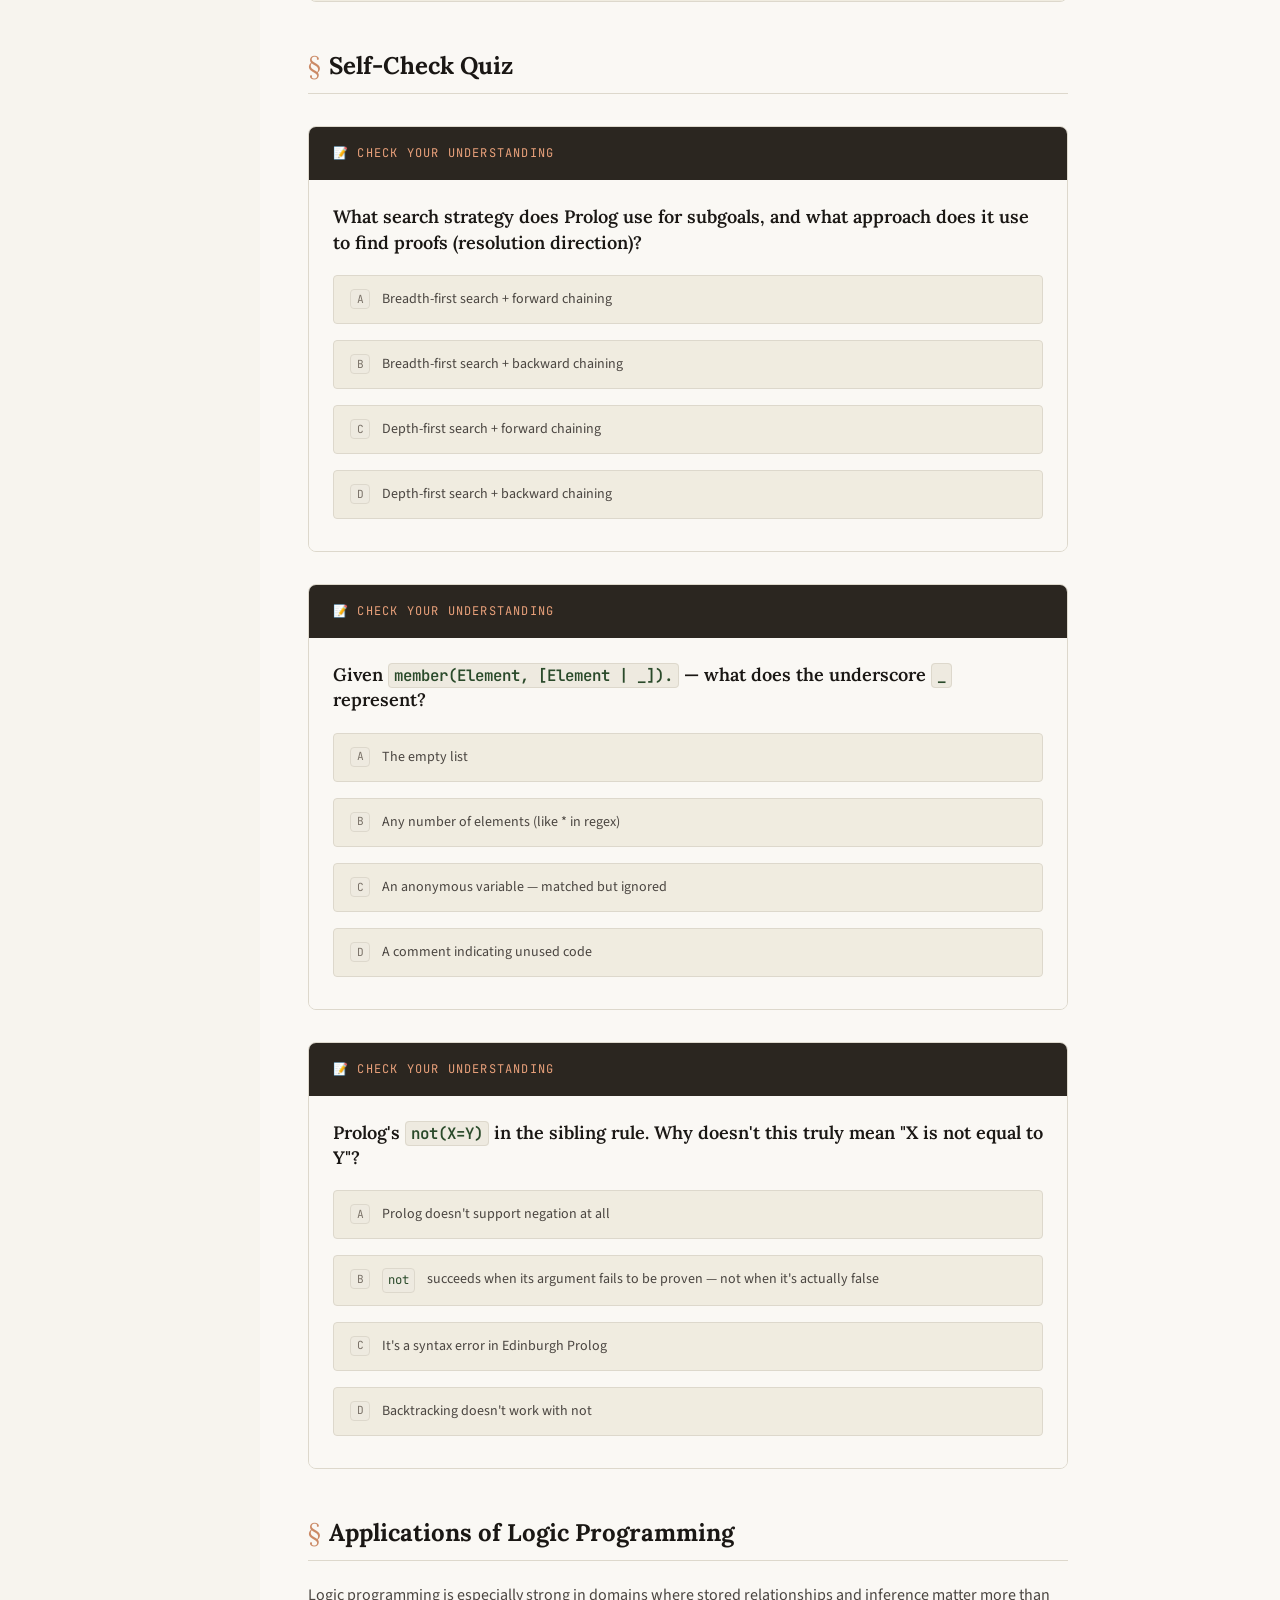
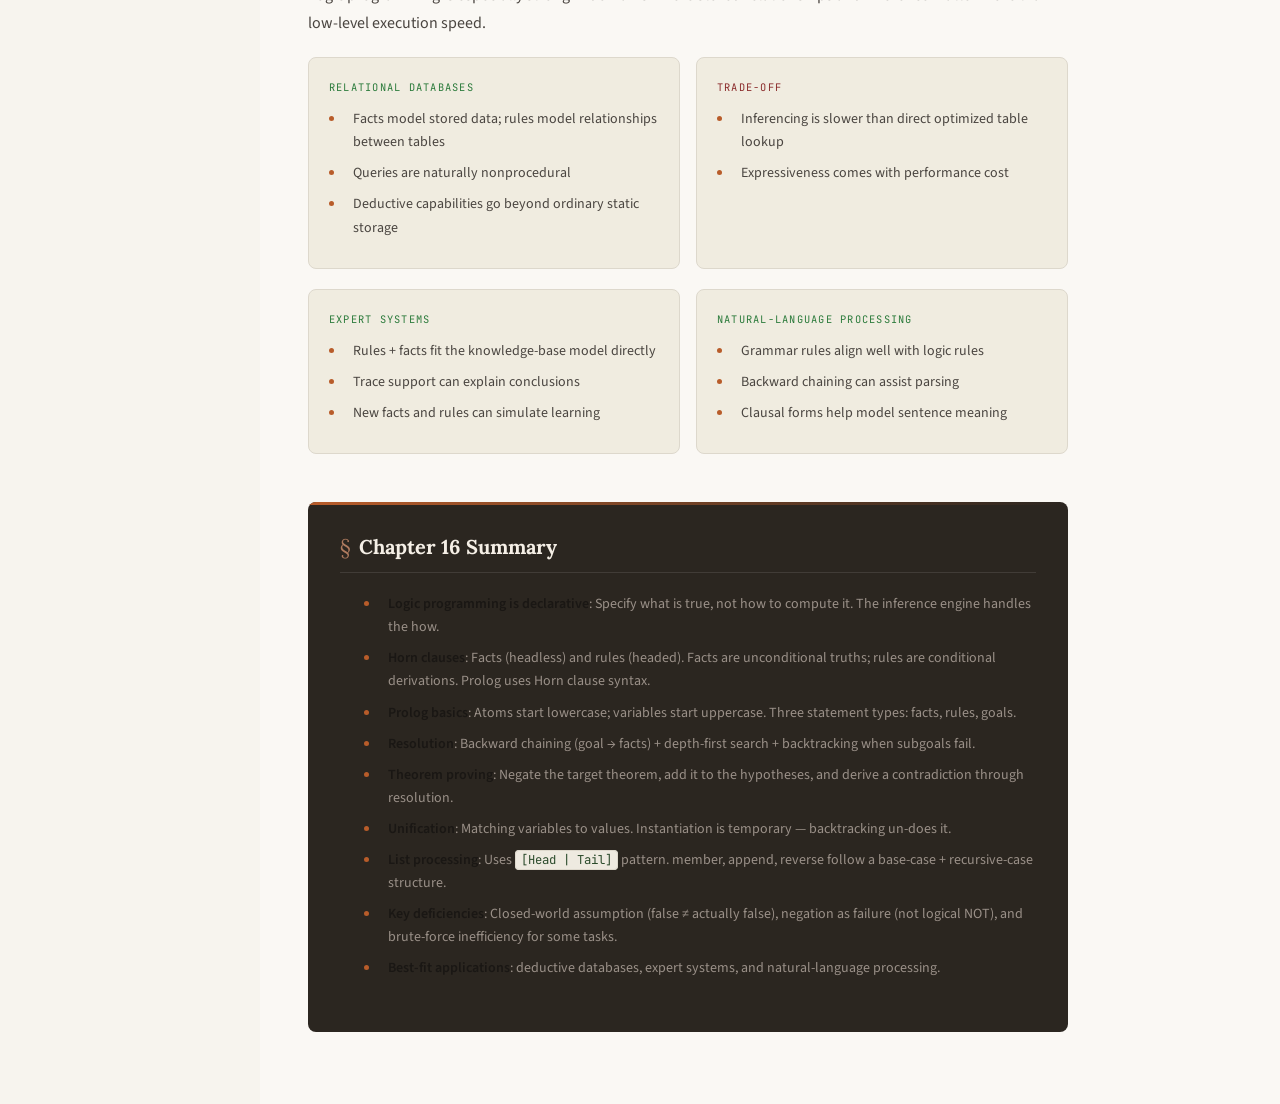
<file: chapter16.html>
<!DOCTYPE html>
<html lang="en" data-theme="light">
<head>
  <meta charset="UTF-8" />
  <meta name="viewport" content="width=device-width, initial-scale=1.0" />
  <title>Chapter 16 — Logic Programming &amp; Prolog</title>
  <link rel="stylesheet" href="styles.css" />
</head>
<body>
<div class="layout">

  <button class="menu-toggle" aria-label="Open menu">☰</button>
  <div class="sidebar-overlay"></div>

  <!-- ═══════════════ SIDEBAR ═══════════════ -->
  <aside class="sidebar">
    <div class="sidebar-brand">
      <span class="course-label">COS 301 · Concepts of PL</span>
      <h1>Programming Language Concepts</h1>
    </div>

    <nav class="sidebar-nav">
      <span class="nav-section-label">Overview</span>
      <a href="index.html"><span class="nav-chapter">00</span> Home &amp; Topics</a>

      <span class="nav-section-label">Chapters</span>
      <a href="chapter5.html"><span class="nav-chapter">05</span> Names, Bindings &amp; Scopes</a>
      <a href="chapter6.html"><span class="nav-chapter">06</span> Data Types</a>
      <a href="chapter16.html" class="active"><span class="nav-chapter">16</span> Logic Programming</a>

      <span class="nav-section-label">Practical</span>
      <a href="prolog-practical.html"><span class="nav-chapter">P3</span> Prolog in Practice</a>
      <a href="prolog-list-patterns.html"><span class="nav-chapter">P4</span> List Patterns</a>

      <span class="nav-section-label">Assessment</span>
      <a href="semester-tests.html"><span class="nav-chapter">ST2</span> Semester Test 2</a>
    </nav>

    <div class="sidebar-toc">
      <span class="sidebar-toc-title">On this page</span>
      <a href="#predicate">Predicate Calculus</a>
      <a href="#horn">Horn Clauses</a>
      <a href="#prolog-intro">Prolog Overview</a>
      <a href="#terms">Terms &amp; Statements</a>
      <a href="#inferencing">Inferencing Process</a>
      <a href="#theorem-proving">Theorem Proving</a>
      <a href="#arithmetic">Arithmetic</a>
      <a href="#lists">List Structures</a>
      <a href="#deficiencies">Deficiencies</a>
      <a href="#applications">Applications</a>
    </div>

    <div class="sidebar-footer">
      <button class="theme-toggle">
        <span class="toggle-icon">☾</span>
        <span class="toggle-label">Dark mode</span>
      </button>
    </div>
  </aside>

  <!-- ═══════════════ MAIN ═══════════════ -->
  <main class="main">
    <div class="reading-progress"><div class="reading-progress-bar"></div></div>

    <div class="breadcrumb">
      <a href="index.html">Home</a>
      <span>›</span> Chapter 16
    </div>

    <header class="page-header">
      <span class="chapter-tag">Chapter 16</span>
      <h1>Logic Programming</h1>
      <p class="subtitle">
        Declarative programming through symbolic logic. Programs describe <em>what</em>
        is true, not <em>how</em> to compute it. Prolog uses Horn clauses,
        unification, and backward chaining to answer queries.
      </p>
      <div class="topic-pills">
        <span class="pill">Predicate Calculus</span>
        <span class="pill">Horn Clauses</span>
        <span class="pill">Prolog</span>
        <span class="pill">Unification</span>
        <span class="pill">Backtracking</span>
        <span class="pill">List Processing</span>
        <span class="pill">Declarative</span>
      </div>
    </header>

    <article class="article">

      <div class="callout key">
        <div class="callout-label">🔑 Central Distinction</div>
        <p>
          Logic programming is <strong>declarative</strong>, not procedural. You specify the <em>form of results</em>, not the steps to produce them. The language's inference engine figures out how.
        </p>
      </div>

      <!-- ─── PREDICATE CALCULUS ──────────────────── -->
      <h2 id="predicate">Predicate Calculus</h2>

      <dl class="definition">
        <dt>Proposition</dt>
        <dd>A logical statement that may or may not be true. Consists of one or more objects and the relationships among them.</dd>
      </dl>

      <p>
        <strong>First-order predicate calculus</strong> is the form of symbolic logic used for logic programming. It serves three needs:
        (1) express propositions, (2) express relationships between propositions,
        (3) describe how new propositions can be inferred from others.
      </p>

      <h3>Atomic Propositions</h3>
      <p>An atomic proposition has two parts: a <strong>functor</strong> (the relationship name) and an <strong>ordered list of parameters</strong>.</p>

      <pre><code><span class="cm">% Atomic proposition examples (Prolog syntax)</span>
student(jon)             <span class="cm">% "jon is a student"</span>
like(seth, osx)          <span class="cm">% "seth likes osx"</span>
like(nick, windows)
like(jim, linux)</code></pre>

      <h3>Compound Propositions</h3>
      <div class="table-wrapper">
        <table>
          <thead>
            <tr><th>Operator</th><th>Symbol</th><th>Meaning</th></tr>
          </thead>
          <tbody>
            <tr><td>Negation</td><td>¬</td><td>not a</td></tr>
            <tr><td>Conjunction</td><td>∧</td><td>a and b</td></tr>
            <tr><td>Disjunction</td><td>∨</td><td>a or b</td></tr>
            <tr><td>Equivalence</td><td>≡</td><td>a is equivalent to b</td></tr>
            <tr><td>Implication →</td><td>⇒</td><td>a implies b</td></tr>
            <tr><td>Implication ←</td><td>⇐</td><td>b implies a (used in Prolog as <code>:-</code>)</td></tr>
          </tbody>
        </table>
      </div>

      <h3>Forms of a Proposition</h3>
      <div class="compare-grid">
        <div class="compare-card">
          <div class="cc-label advantage">Fact</div>
          <ul>
            <li>The proposition is <em>assumed to be true</em></li>
            <li>Example: <code>student(jon)</code> — "Jon is a student (unconditionally)"</li>
          </ul>
        </div>
        <div class="compare-card">
          <div class="cc-label disadvantage">Query</div>
          <ul>
            <li>The truth of the proposition is <em>to be determined</em></li>
            <li>Example: "Can you prove that Jon is a student?"</li>
          </ul>
        </div>
      </div>

      <!-- ─── HORN CLAUSES ─────────────────────────── -->
      <h2 id="horn">Horn Clauses</h2>

      <dl class="definition">
        <dt>Horn Clause</dt>
        <dd>A restricted form of proposition with at most one positive literal. Used because they can represent most useful propositions and support efficient inference.</dd>
      </dl>

      <div class="compare-grid">
        <div class="compare-card">
          <div class="cc-label advantage">Headed Horn Clause (Rule)</div>
          <ul>
            <li>One consequent (left/head) and a conjunction of antecedents (right)</li>
            <li>States relationships / derives new facts</li>
            <li>Prolog syntax: <code>head :- body</code></li>
          </ul>
        </div>
        <div class="compare-card">
          <div class="cc-label disadvantage">Headless Horn Clause (Fact)</div>
          <ul>
            <li>No head — just an unconditional fact</li>
            <li>States something that is always true</li>
            <li>Prolog syntax: <code>fact(args).</code></li>
          </ul>
        </div>
      </div>

      <pre><code><span class="cm">% Rule (headed Horn clause)</span>
likes(bob, trout) :- likes(bob, fish), fish(trout).
<span class="cm">% "Bob likes trout IF bob likes fish AND trout is a fish"</span>

<span class="cm">% Fact (headless Horn clause)</span>
father(bob, jake).
<span class="cm">% "Bob is Jake's father" (unconditionally true)</span></code></pre>

      <!-- ─── PROLOG OVERVIEW ──────────────────────── -->
      <h2 id="prolog-intro">Prolog Overview</h2>

      <p>Prolog development started in the early 1970s at two institutions simultaneously:</p>
      <ul>
        <li><strong>University of Aix-Marseille</strong>: Colmerauer &amp; Roussel — focused on natural language processing</li>
        <li><strong>University of Edinburgh</strong>: Robert Kowalski — focused on automated theorem proving</li>
      </ul>
      <p>We use <strong>Edinburgh syntax</strong>. Two main dialects exist; Edinburgh is the most common.</p>

      <div class="callout key">
        <div class="callout-label">🔑 Declarative Semantics</div>
        <p>
          Each Prolog statement has a simple, context-independent meaning. This is why logic programming semantics is <em>simpler</em> than imperative language semantics — a statement means the same thing regardless of where it appears in the program.
        </p>
      </div>

      <!-- ─── TERMS & STATEMENTS ──────────────────── -->
      <h2 id="terms">Prolog Terms &amp; Statements</h2>

      <h3>Terms</h3>
      <div class="table-wrapper">
        <table>
          <thead><tr><th>Term Type</th><th>Description</th><th>Examples</th></tr></thead>
          <tbody>
            <tr><td>Constant (integer)</td><td>Numeric literal</td><td><code>42</code>, <code>-7</code></td></tr>
            <tr><td>Atom</td><td>Lowercase-start string, or quoted string</td><td><code>joe</code>, <code>'Some Atom'</code></td></tr>
            <tr><td>Variable</td><td>Uppercase-start string; bound during resolution</td><td><code>X</code>, <code>MyVar</code></td></tr>
            <tr><td>Structure</td><td>Atomic proposition — functor + params</td><td><code>parent(X, Y)</code></td></tr>
          </tbody>
        </table>
      </div>

      <div class="callout warning">
        <div class="callout-label">⚠ Variable Instantiation</div>
        <p>
          Prolog variables are <strong>not</strong> like imperative language variables. <strong>Instantiation</strong> — binding a variable to a value — only happens during the resolution process. A variable can be instantiated to a specific value, then <em>uninstantiated again</em> on backtracking.
        </p>
      </div>

      <h3>Fact Statements</h3>
      <p>Headless Horn clauses — unconditional truths that form the knowledge base.</p>
      <pre><code>female(shelley).
female(anna).
male(bill).
father(bill, jake).
father(bill, shelley).</code></pre>

      <h3>Rule Statements</h3>
      <p>Headed Horn clauses. Head (consequent) on left; body (antecedent) on right. Commas in body mean AND.</p>
      <pre><code><span class="cm">% Specific rule (atoms only)</span>
ancestor(mary, shelley) :- mother(mary, shelley).

<span class="cm">% General rules (variables — universal scope)</span>
parent(X, Y) :- mother(X, Y).
parent(X, Y) :- father(X, Y).
grandparent(X, Z) :- parent(X, Y), parent(Y, Z).

<span class="cm">% Sibling rule</span>
sibling(X, Y) :- mother(M, X), mother(M, Y),
                 father(F, X), father(F, Y).</code></pre>

      <h3>Goal Statements</h3>
      <p>Queries — propositions Prolog must try to prove. The <code>?-</code> is the query prompt.</p>
      <pre><code>?- man(fred).             <span class="cm">% simple fact check</span>
?- parent(X, mike).       <span class="cm">% find all X such that X is Mike's parent</span>
?- parent(X, mike), male(X).  <span class="cm">% conjunctive goal (two subgoals)</span></code></pre>

      <!-- ─── INFERENCING ──────────────────────────── -->
      <h2 id="inferencing">Prolog Inferencing Process</h2>

      <div class="compare-grid">
        <div class="compare-card">
          <div class="cc-label disadvantage">Bottom-up (Forward Chaining)</div>
          <ul>
            <li>Start from facts, derive new facts, until goal is reached</li>
            <li>Works well with large sets of relevant facts</li>
            <li>Prolog does <em>NOT</em> use this</li>
          </ul>
        </div>
        <div class="compare-card">
          <div class="cc-label advantage">Top-down (Backward Chaining) ← Prolog</div>
          <ul>
            <li>Start from the goal, find rules that derive it, recurse into their conditions</li>
            <li>Works well with small sets of relevant facts</li>
            <li><strong>Prolog uses this approach</strong></li>
          </ul>
        </div>
      </div>

      <h3>Subgoal Search Strategy</h3>
      <div class="compare-grid">
        <div class="compare-card">
          <div class="cc-label disadvantage">Breadth-first</div>
          <ul>
            <li>Work on all subgoals in parallel</li>
            <li>Uses more memory</li>
            <li>Prolog does NOT use this</li>
          </ul>
        </div>
        <div class="compare-card">
          <div class="cc-label advantage">Depth-first ← Prolog</div>
          <ul>
            <li>Prove first subgoal completely, then second, etc.</li>
            <li>Fewer computational resources</li>
            <li><strong>Prolog uses this approach</strong></li>
          </ul>
        </div>
      </div>

      <h3>Unification &amp; Backtracking</h3>

      <dl class="definition">
        <dt>Unification</dt>
        <dd>The process of finding values for variables in propositions that allow a matching process to succeed. A variable is <strong>instantiated</strong> to a tentative value. If matching fails, <strong>backtracking</strong> occurs and a different value is tried.</dd>
      </dl>

      <h2 id="theorem-proving">Theorem Proving</h2>
      <p>
        Resolution is not only a query mechanism; it is also a formal theorem-proving technique.
      </p>

      <div class="definition">
        <dt>Refutation Complete</dt>
        <dd>If a contradiction exists in the propositions under consideration, resolution can detect it. That is why it supports proof by contradiction.</dd>
      </div>

      <ol>
        <li>Start with the known hypotheses.</li>
        <li>Negate the theorem you want to prove.</li>
        <li>Add that negated theorem to the hypotheses.</li>
        <li>Use resolution to derive a contradiction.</li>
      </ol>

      <div class="callout key">
        <div class="callout-label">Proof Pattern</div>
        <p>
          If assuming the theorem is false creates an inconsistency, the original theorem must be true.
        </p>
      </div>

      <h3>Tracing Model</h3>
      <p>Prolog has a built-in trace mechanism with 4 events:</p>

      <div class="table-wrapper">
        <table>
          <thead><tr><th>Event</th><th>Meaning</th></tr></thead>
          <tbody>
            <tr><td>Call</td><td>Beginning of an attempt to satisfy a goal</td></tr>
            <tr><td>Exit</td><td>Goal has been successfully satisfied</td></tr>
            <tr><td>Redo</td><td>Backtracking — revisiting a previous goal</td></tr>
            <tr><td>Fail</td><td>Goal cannot be satisfied</td></tr>
          </tbody>
        </table>
      </div>

      <div class="collapsible open">
        <button class="collapsible-header">
          <span><span class="ch-badge">EXAMPLE</span><span class="ch-title">Full Trace Walkthrough</span></span>
          <span class="collapsible-arrow">▾</span>
        </button>
        <div class="collapsible-body">
          <pre><code>likes(jake, chocolate).
likes(jake, apricots).
likes(darcie, licorice).
likes(darcie, apricots).

?- likes(jake, X), likes(darcie, X).

<span class="cm">% Execution trace:</span>
(1) Call:  likes(jake, _0)?          <span class="cm">% try to satisfy first subgoal</span>
(1) Exit:  likes(jake, chocolate)    <span class="cm">% X = chocolate</span>
(2) Call:  likes(darcie, chocolate)? <span class="cm">% try second subgoal</span>
(2) Fail:  likes(darcie, chocolate)  <span class="cm">% darcie doesn't like chocolate</span>
    Redo:  likes(jake, _0)?          <span class="cm">% backtrack — try next value for X</span>
(1) Exit:  likes(jake, apricots)     <span class="cm">% X = apricots</span>
(3) Call:  likes(darcie, apricots)?
(3) Exit:  likes(darcie, apricots)   <span class="cm">% success!</span>

X = apricots</code></pre>
          <div class="callout note">
            <div class="callout-label">📝 Subgoal Order Matters</div>
            <p>
              Placing more restrictive subgoals first reduces unnecessary backtracking and improves efficiency.
              The order of facts and rules in the file also affects which solution is found first.
            </p>
          </div>
        </div>
      </div>

      <!-- ─── ARITHMETIC ──────────────────────────── -->
      <h2 id="arithmetic">Simple Arithmetic</h2>

      <p>
        The <strong><code>is</code> operator</strong>: evaluates an arithmetic expression on the right side and unifies the result with the variable on the left.
      </p>

      <pre><code>A is B / 17 + C.   <span class="cm">% B and C must already be instantiated; A must not be</span></code></pre>

      <div class="callout warning">
        <div class="callout-label">⚠ is ≠ Assignment</div>
        <p>
          <code>is</code> is <strong>not</strong> assignment. You cannot write <code>Sum is Sum + Number.</code> because <code>Sum</code> is already instantiated on the left.
          Prolog variables are bound once per resolution path, not reassignable.
        </p>
      </div>

      <pre><code>speed(ford, 100).   speed(chevy, 105).
time(ford, 20).     time(chevy, 21).

distance(X, Y) :- speed(X, Speed),
                  time(X, Time),
                  Y is Speed * Time.

?- distance(chevy, X).
<span class="cm">% Speed = 105, Time = 21 → X = 2205</span></code></pre>

      <!-- ─── LISTS ─────────────────────────────────── -->
      <h2 id="lists">List Structures</h2>

      <p>Lists are the second fundamental data structure in Prolog. A list is a sequence of any elements — atoms, structures, or other lists.</p>

      <div class="table-wrapper">
        <table>
          <thead><tr><th>Notation</th><th>Meaning</th></tr></thead>
          <tbody>
            <tr><td><code>[apple, prune, grape]</code></td><td>Simple list of atoms</td></tr>
            <tr><td><code>[]</code></td><td>Empty list</td></tr>
            <tr><td><code>[X]</code></td><td>List with one element X</td></tr>
            <tr><td><code>[X | Y]</code></td><td>List with head X and tail Y (Y is a list)</td></tr>
            <tr><td><code>[X1, X2 | Y]</code></td><td>First two elements X1 and X2, remainder is Y</td></tr>
          </tbody>
        </table>
      </div>

      <div class="callout note">
        <div class="callout-label">📝 Writing List Predicates — Rules of Thumb</div>
        <ul>
          <li>No "returns" — the result is always a parameter</li>
          <li>Base case and recursive case are <em>separate statements</em></li>
          <li>Put the base case <em>first</em> — Prolog matches top to bottom</li>
          <li>Use <code>_</code> (anonymous variable) when you don't care about a value</li>
        </ul>
      </div>

      <div class="collapsible open">
        <button class="collapsible-header">
          <span><span class="ch-badge">PREDICATE</span><span class="ch-title">member/2 — Test list membership</span></span>
          <span class="collapsible-arrow">▾</span>
        </button>
        <div class="collapsible-body">
          <p><strong>Strategy</strong>: X is a member if it's the head, OR if it's a member of the tail.</p>
          <pre><code>member(Element, [Element | _]).         <span class="cm">% base: element IS the head</span>
member(Element, [_ | Lis]) :-           <span class="cm">% recursive: check the tail</span>
    member(Element, Lis).

<span class="cm">% Usage</span>
?- member(a, [b, a, c]).   <span class="cm">% true</span>
?- member(X, [a, b, c]).   <span class="cm">% X = a ; X = b ; X = c</span></code></pre>
        </div>
      </div>

      <div class="collapsible">
        <button class="collapsible-header">
          <span><span class="ch-badge">PREDICATE</span><span class="ch-title">append/3 — Concatenate two lists</span></span>
          <span class="collapsible-arrow">▾</span>
        </button>
        <div class="collapsible-body">
          <p><strong>Strategy</strong>: Appending an empty list yields the second list unchanged. Otherwise, prepend the head of the first list to the result of appending the tail.</p>
          <pre><code>append([], Lis, Lis).                             <span class="cm">% base case</span>
append([Head | Lis_1], Lis_2, [Head | Lis_3]) :-  <span class="cm">% recursive case</span>
    append(Lis_1, Lis_2, Lis_3).

<span class="cm">% Works in multiple directions!</span>
?- append([a, b], [c, d], X).           <span class="cm">% X = [a,b,c,d]</span>
?- append([a, b], X, [a, b, c, d]).     <span class="cm">% X = [c,d]</span>
?- append(X, [c, d], [a, b, c, d]).     <span class="cm">% X = [a,b]</span></code></pre>
        </div>
      </div>

      <div class="collapsible">
        <button class="collapsible-header">
          <span><span class="ch-badge">PREDICATE</span><span class="ch-title">reverse/2 — Reverse a list</span></span>
          <span class="collapsible-arrow">▾</span>
        </button>
        <div class="collapsible-body">
          <p><strong>Strategy</strong>: Reverse the tail, then append the head to the end of that reversed tail.</p>
          <pre><code>reverse([], []).                             <span class="cm">% base case</span>
reverse([Head | Tail], List) :-              <span class="cm">% recursive case</span>
    reverse(Tail, Result),
    append(Result, [Head], List).

?- reverse([a, b, c], X).   <span class="cm">% X = [c,b,a]</span>
?- reverse(X, [a, b, c]).   <span class="cm">% X = [c,b,a]</span></code></pre>
        </div>
      </div>

      <!-- ─── DEFICIENCIES ─────────────────────────── -->
      <h2 id="deficiencies">Deficiencies of Prolog</h2>

      <div class="collapsible open">
        <button class="collapsible-header">
          <span><span class="ch-badge">ISSUE 1</span><span class="ch-title">Resolution Order Control</span></span>
          <span class="collapsible-arrow">▾</span>
        </button>
        <div class="collapsible-body">
          <p>
            Prolog always matches facts/rules top-to-bottom and subgoals left-to-right.
            The programmer can influence efficiency by ordering rules (more likely to succeed = higher) and subgoals (more restrictive = earlier).
            But there's no explicit control flow — you can't say "try rule B before rule A."
          </p>
        </div>
      </div>

      <div class="collapsible">
        <button class="collapsible-header">
          <span><span class="ch-badge">ISSUE 2</span><span class="ch-title">The Closed-World Assumption</span></span>
          <span class="collapsible-arrow">▾</span>
        </button>
        <div class="collapsible-body">
          <p>
            Prolog can only prove things using known facts and rules. If it answers <strong>false</strong>,
            that means it <em>cannot prove it</em> — not that it is actually false.
          </p>
          <div class="callout warning">
            <div class="callout-label">⚠ False ≠ Actually False</div>
            <p>
              A query returns "false" if the required facts are simply absent from the database —
              even if the statement would be true in the real world. This is a fundamental epistemological limitation.
            </p>
          </div>
        </div>
      </div>

      <div class="collapsible">
        <button class="collapsible-header">
          <span><span class="ch-badge">ISSUE 3</span><span class="ch-title">The Negation Problem</span></span>
          <span class="collapsible-arrow">▾</span>
        </button>
        <div class="collapsible-body">
          <p>Consider this sibling rule that produces wrong results:</p>
          <pre><code>sibling(X, Y) :- parent(M, X), parent(M, Y).
?- sibling(X, Y).
X = jake, Y = jake.    <span class="cm">% jake is his own sibling?!</span></code></pre>
          <p>Fix attempt using <code>not</code>:</p>
          <pre><code>sibling(X, Y) :- parent(M, X), parent(M, Y), not(X=Y).</code></pre>
          <div class="callout warning">
            <div class="callout-label">⚠ not ≠ Logical Negation</div>
            <p>
              Prolog's <code>not</code> succeeds when its argument <em>fails to be proven</em>.
              <code>not(X=Y)</code> means "there is no fact proving X equals Y" — it does NOT mean X and Y are truly unequal.
              Establishing true inequality for all atom pairs would require an impractical number of facts.
            </p>
          </div>
        </div>
      </div>

      <div class="collapsible">
        <button class="collapsible-header">
          <span><span class="ch-badge">ISSUE 4</span><span class="ch-title">Intrinsic Limitations</span></span>
          <span class="collapsible-arrow">▾</span>
        </button>
        <div class="collapsible-body">
          <p>Some tasks can be specified in Prolog but are horribly inefficient. The sorting example:</p>
          <pre><code>sort(Old, New) :- permute(Old, New), sorted(New).
sorted([]).
sorted([X]).
sorted([X, Y | List]) :- X =&lt; Y, sorted([Y | List]).</code></pre>
          <p>
            This "sorts" by trying all permutations until one is sorted — effectively brute-force, O(n!) work.
            A real sort algorithm requires procedural control that Prolog makes awkward to express.
          </p>
        </div>
      </div>

      <!-- ─── QUIZ ──────────────────────────────────── -->
      <h2>Self-Check Quiz</h2>

      <div class="quiz">
        <div class="quiz-header">
          <span>📝 Check your understanding</span>
        </div>
        <div class="quiz-body">
          <p class="quiz-question">What search strategy does Prolog use for subgoals, and what approach does it use to find proofs (resolution direction)?</p>
          <ul class="quiz-options">
            <li class="quiz-option" data-correct="false"
                data-feedback="Breadth-first forward chaining works on all subgoals in parallel and builds up from facts — Prolog does neither.">
              <span class="opt-key">A</span> Breadth-first search + forward chaining
            </li>
            <li class="quiz-option" data-correct="false"
                data-feedback="Breadth-first is not used because it requires too many resources. Prolog does use backward chaining, but with depth-first search.">
              <span class="opt-key">B</span> Breadth-first search + backward chaining
            </li>
            <li class="quiz-option" data-correct="false"
                data-feedback="Depth-first is correct! But forward chaining starts from facts — Prolog starts from the goal (backward chaining).">
              <span class="opt-key">C</span> Depth-first search + forward chaining
            </li>
            <li class="quiz-option" data-correct="true"
                data-feedback="✓ Correct! Prolog uses depth-first search (fully proves first subgoal before moving to second) combined with backward chaining (starts from the goal, works toward facts).">
              <span class="opt-key">D</span> Depth-first search + backward chaining
            </li>
          </ul>
          <div class="quiz-feedback"></div>
          <button class="quiz-reset">↺ Reset</button>
        </div>
      </div>

      <div class="quiz">
        <div class="quiz-header">
          <span>📝 Check your understanding</span>
        </div>
        <div class="quiz-body">
          <p class="quiz-question">Given <code>member(Element, [Element | _]).</code> — what does the underscore <code>_</code> represent?</p>
          <ul class="quiz-options">
            <li class="quiz-option" data-correct="false"
                data-feedback="The underscore does not mean empty list. The empty list is written as [].">
              <span class="opt-key">A</span> The empty list
            </li>
            <li class="quiz-option" data-correct="false"
                data-feedback="The underscore is a variable placeholder, not a wildcard for multiple elements in the pattern.">
              <span class="opt-key">B</span> Any number of elements (like * in regex)
            </li>
            <li class="quiz-option" data-correct="true"
                data-feedback="✓ Correct! The anonymous variable _ means 'this will be unified with something, but I don't care what it is and won't use it.' Here, it matches the tail of the list.">
              <span class="opt-key">C</span> An anonymous variable — matched but ignored
            </li>
            <li class="quiz-option" data-correct="false"
                data-feedback="The underscore is not a comment. Comments in Prolog use %.">
              <span class="opt-key">D</span> A comment indicating unused code
            </li>
          </ul>
          <div class="quiz-feedback"></div>
          <button class="quiz-reset">↺ Reset</button>
        </div>
      </div>

      <div class="quiz">
        <div class="quiz-header">
          <span>📝 Check your understanding</span>
        </div>
        <div class="quiz-body">
          <p class="quiz-question">Prolog's <code>not(X=Y)</code> in the sibling rule. Why doesn't this truly mean "X is not equal to Y"?</p>
          <ul class="quiz-options">
            <li class="quiz-option" data-correct="false"
                data-feedback="not is a valid Prolog operator — it does work, just not in the way you'd want for true logical negation.">
              <span class="opt-key">A</span> Prolog doesn't support negation at all
            </li>
            <li class="quiz-option" data-correct="true"
                data-feedback="✓ Correct! Prolog's not succeeds when its argument fails to be proven. So not(X=Y) means 'Prolog cannot prove X and Y are the same atom' — not that they are actually different. Without explicit inequality facts, two distinct atoms can still 'seem' equal to Prolog.">
              <span class="opt-key">B</span> <code>not</code> succeeds when its argument fails to be proven — not when it's actually false
            </li>
            <li class="quiz-option" data-correct="false"
                data-feedback="The issue is not a syntax problem — it's a fundamental semantic issue with how not works in Prolog.">
              <span class="opt-key">C</span> It's a syntax error in Edinburgh Prolog
            </li>
            <li class="quiz-option" data-correct="false"
                data-feedback="It could be used with backtracking, but the semantic issue remains regardless of backtracking.">
              <span class="opt-key">D</span> Backtracking doesn't work with not
            </li>
          </ul>
          <div class="quiz-feedback"></div>
          <button class="quiz-reset">↺ Reset</button>
        </div>
      </div>

      <!-- ─── SUMMARY ──────────────────────────────── -->
      <h2 id="applications">Applications of Logic Programming</h2>
      <p>
        Logic programming is especially strong in domains where stored relationships and inference matter more than low-level execution speed.
      </p>

      <div class="compare-grid">
        <div class="compare-card">
          <div class="cc-label advantage">Relational Databases</div>
          <ul>
            <li>Facts model stored data; rules model relationships between tables</li>
            <li>Queries are naturally nonprocedural</li>
            <li>Deductive capabilities go beyond ordinary static storage</li>
          </ul>
        </div>
        <div class="compare-card">
          <div class="cc-label disadvantage">Trade-off</div>
          <ul>
            <li>Inferencing is slower than direct optimized table lookup</li>
            <li>Expressiveness comes with performance cost</li>
          </ul>
        </div>
      </div>

      <div class="compare-grid">
        <div class="compare-card">
          <div class="cc-label advantage">Expert Systems</div>
          <ul>
            <li>Rules + facts fit the knowledge-base model directly</li>
            <li>Trace support can explain conclusions</li>
            <li>New facts and rules can simulate learning</li>
          </ul>
        </div>
        <div class="compare-card">
          <div class="cc-label advantage">Natural-Language Processing</div>
          <ul>
            <li>Grammar rules align well with logic rules</li>
            <li>Backward chaining can assist parsing</li>
            <li>Clausal forms help model sentence meaning</li>
          </ul>
        </div>
      </div>

      <div class="summary-box">
        <h2>Chapter 16 Summary</h2>
        <ul>
          <li><strong>Logic programming is declarative</strong>: Specify what is true, not how to compute it. The inference engine handles the how.</li>
          <li><strong>Horn clauses</strong>: Facts (headless) and rules (headed). Facts are unconditional truths; rules are conditional derivations. Prolog uses Horn clause syntax.</li>
          <li><strong>Prolog basics</strong>: Atoms start lowercase; variables start uppercase. Three statement types: facts, rules, goals.</li>
          <li><strong>Resolution</strong>: Backward chaining (goal → facts) + depth-first search + backtracking when subgoals fail.</li>
          <li><strong>Theorem proving</strong>: Negate the target theorem, add it to the hypotheses, and derive a contradiction through resolution.</li>
          <li><strong>Unification</strong>: Matching variables to values. Instantiation is temporary — backtracking un-does it.</li>
          <li><strong>List processing</strong>: Uses <code>[Head | Tail]</code> pattern. member, append, reverse follow a base-case + recursive-case structure.</li>
          <li><strong>Key deficiencies</strong>: Closed-world assumption (false ≠ actually false), negation as failure (not logical NOT), and brute-force inefficiency for some tasks.</li>
          <li><strong>Best-fit applications</strong>: deductive databases, expert systems, and natural-language processing.</li>
        </ul>
      </div>

    </article>
  </main>
</div>
<script src="study-notes.js"></script>
</body>
</html>
</file>
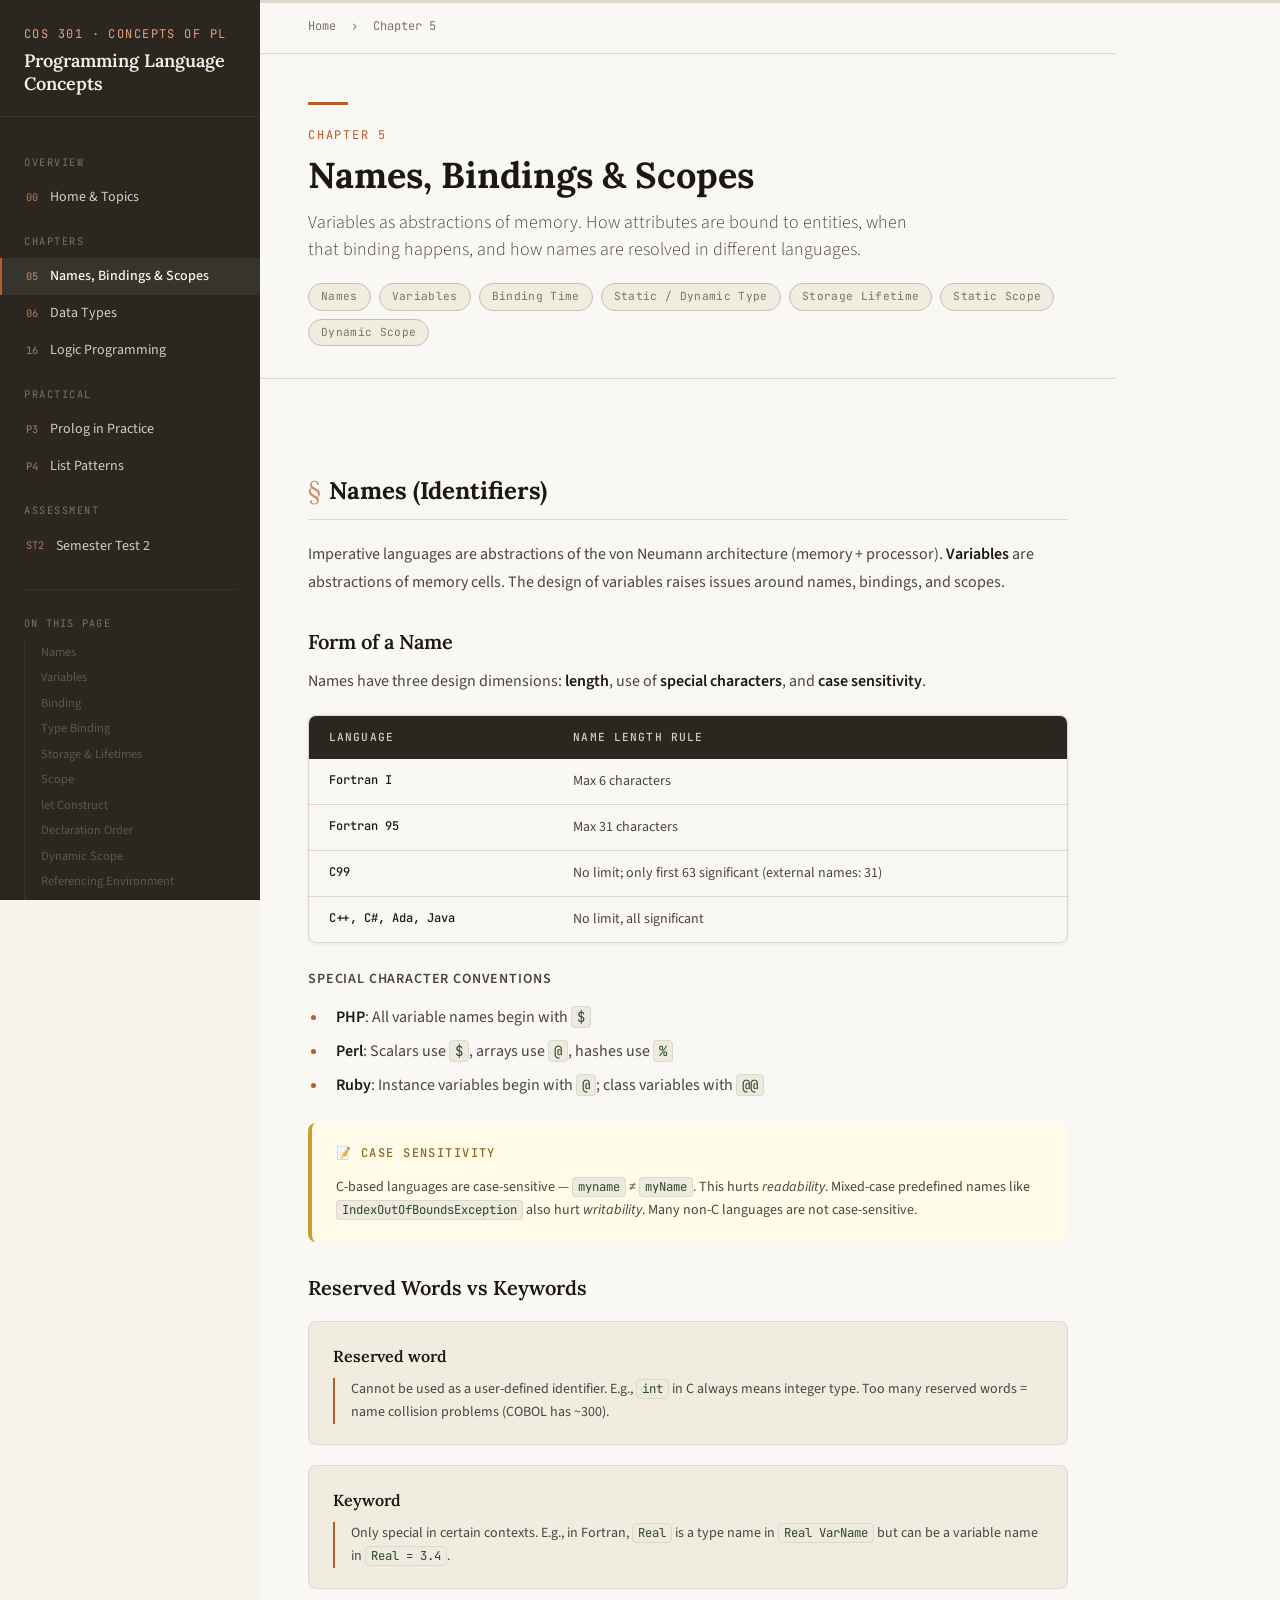
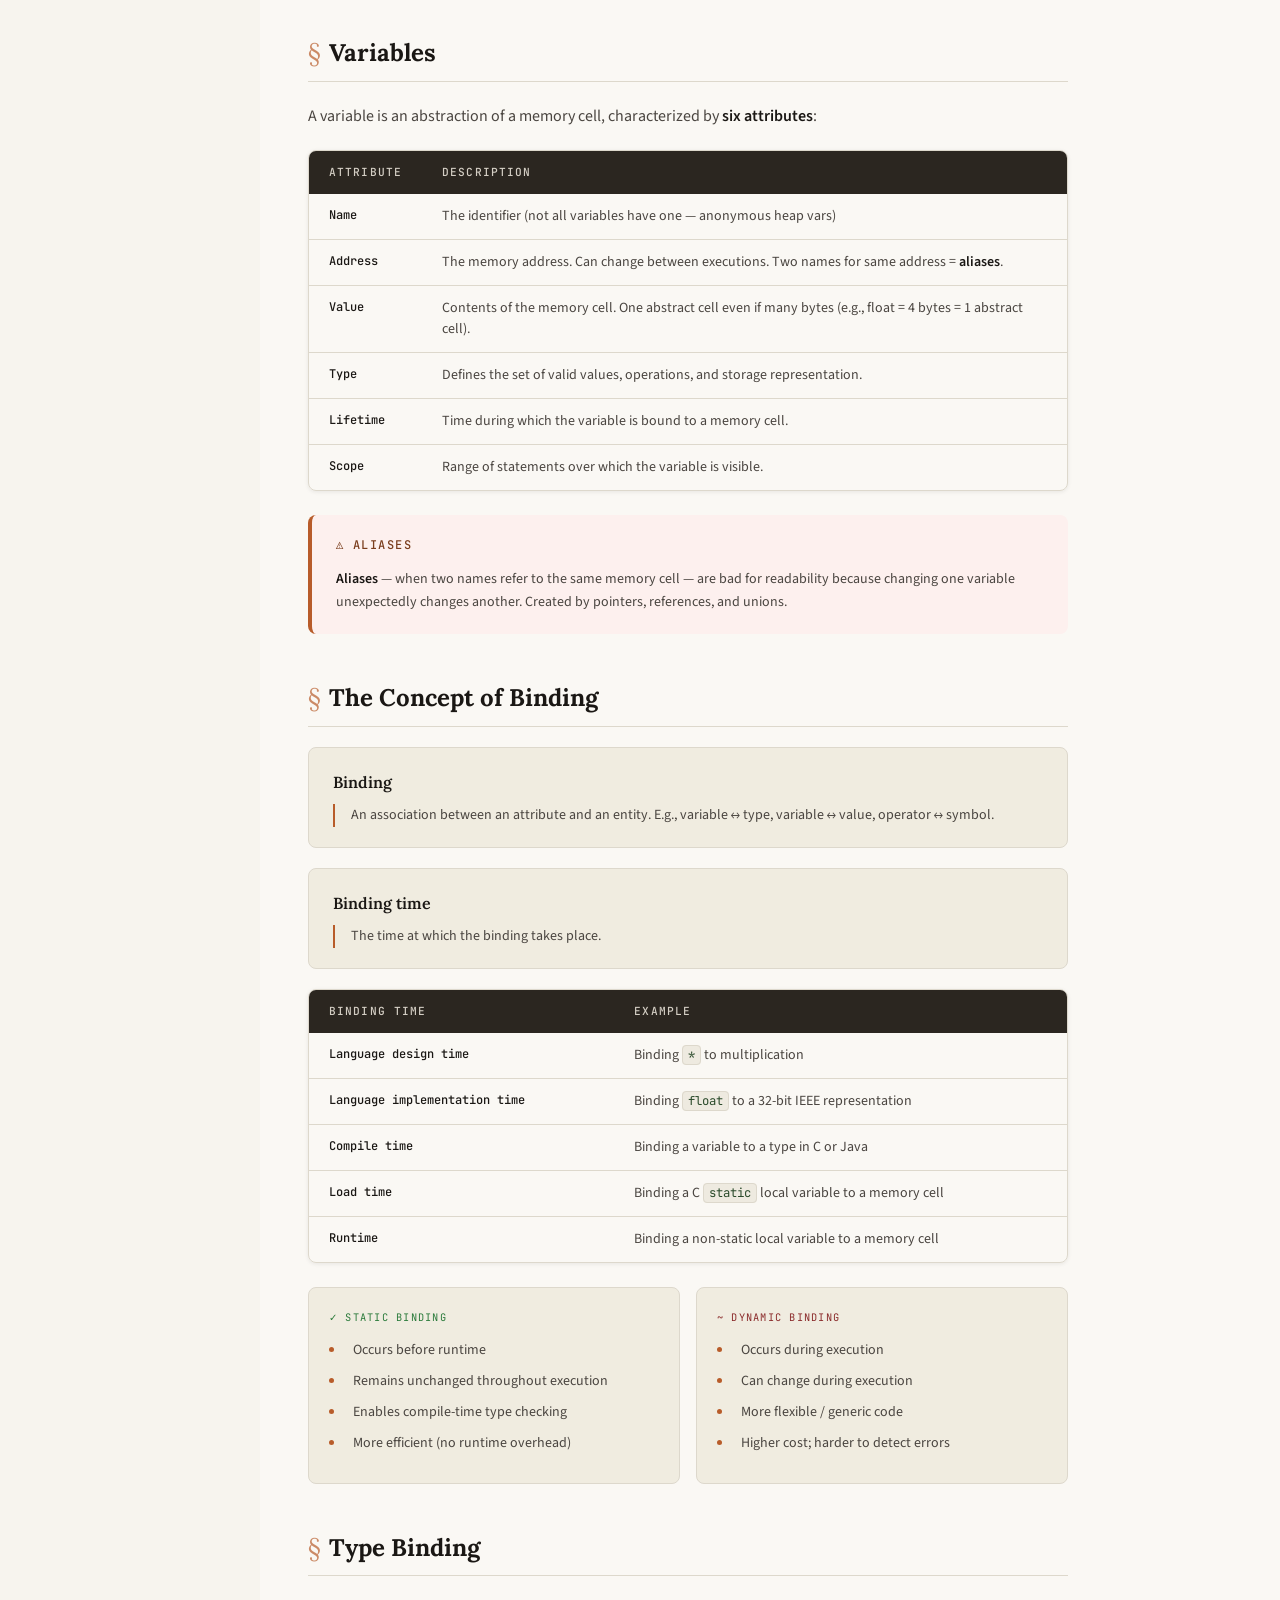
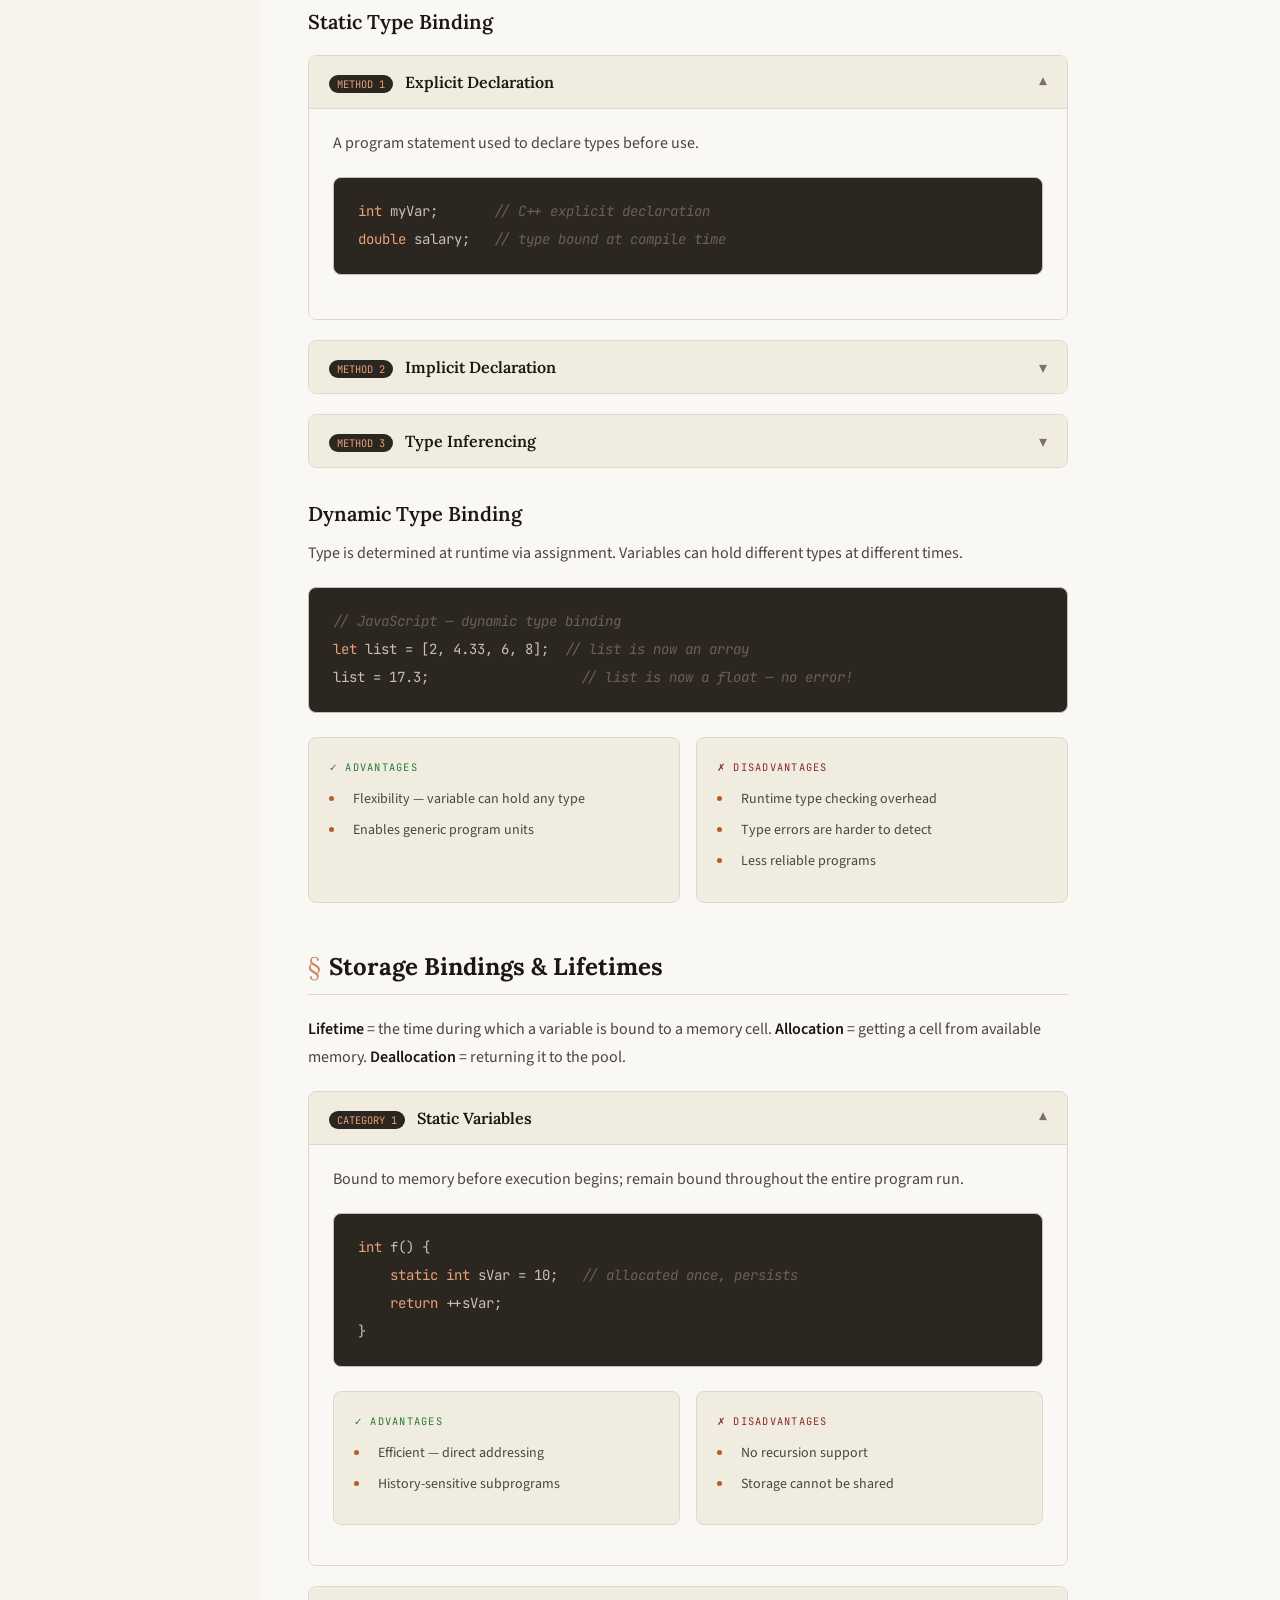
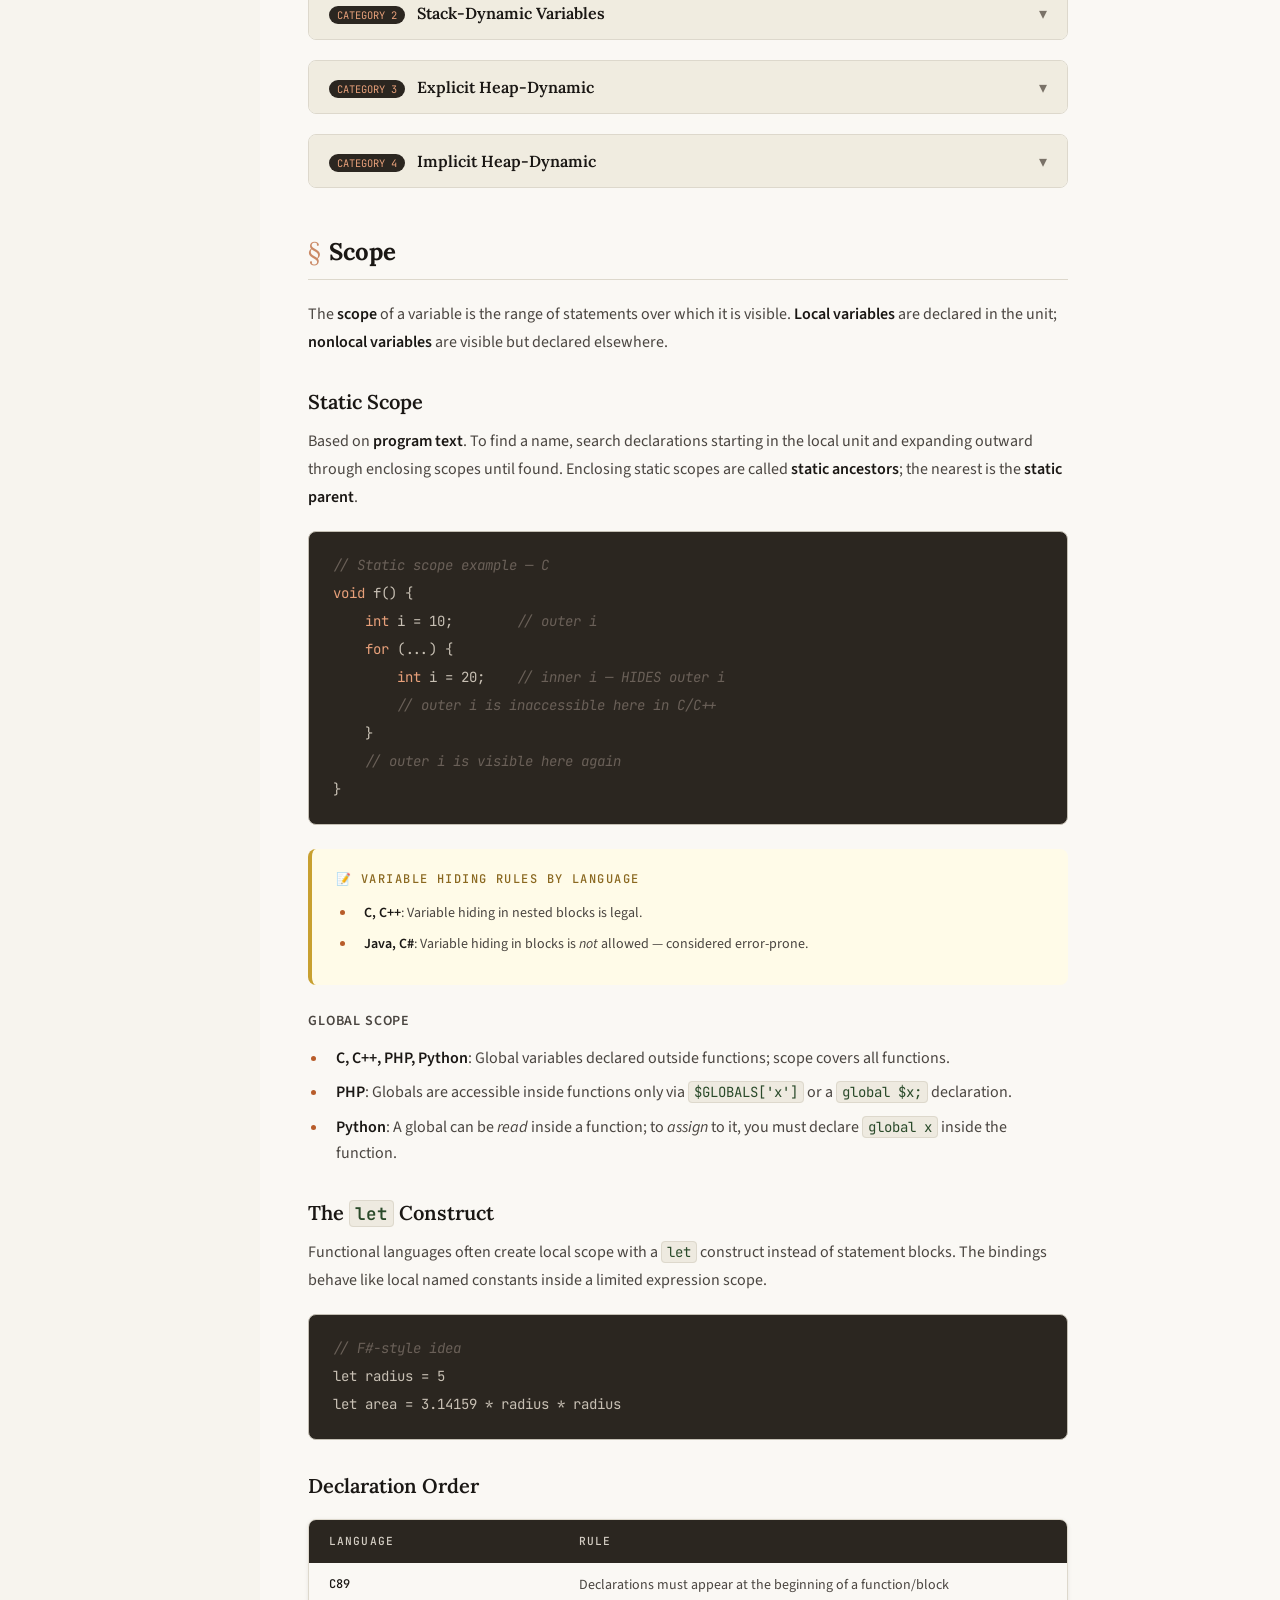
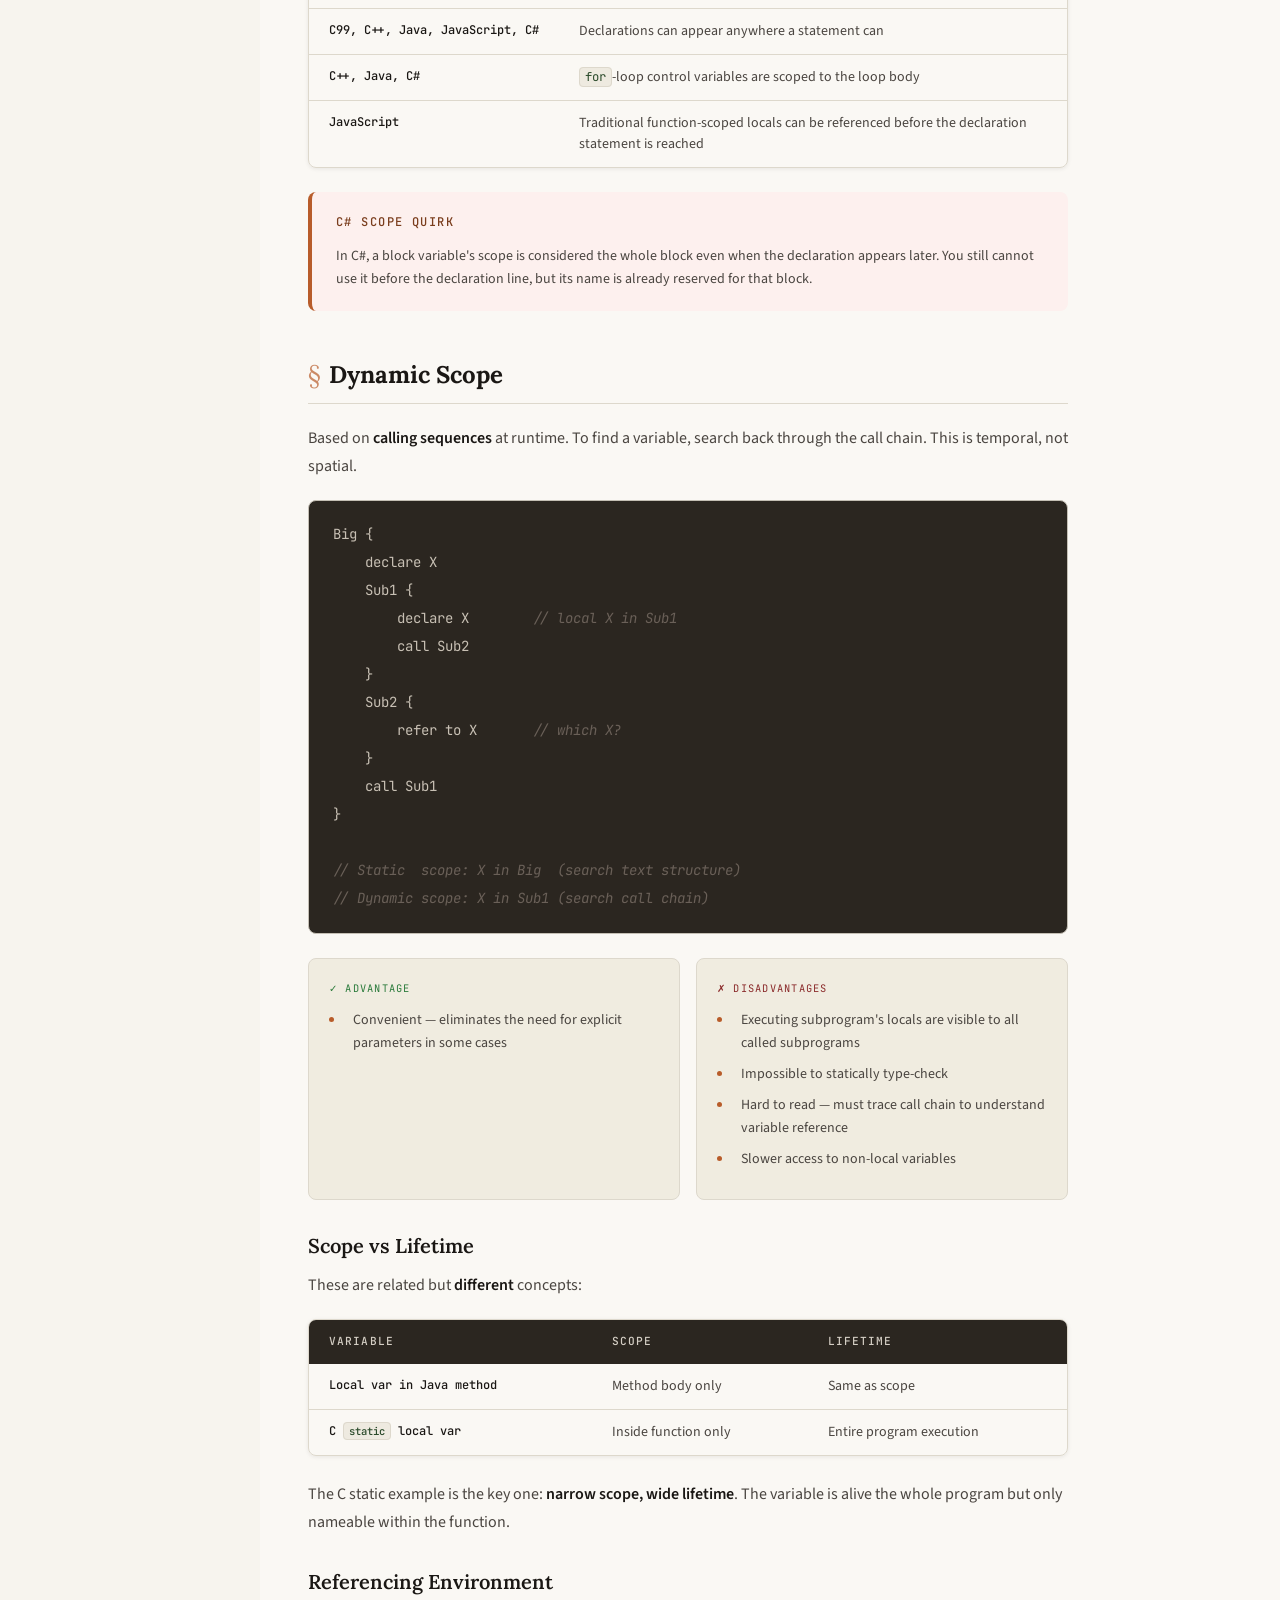
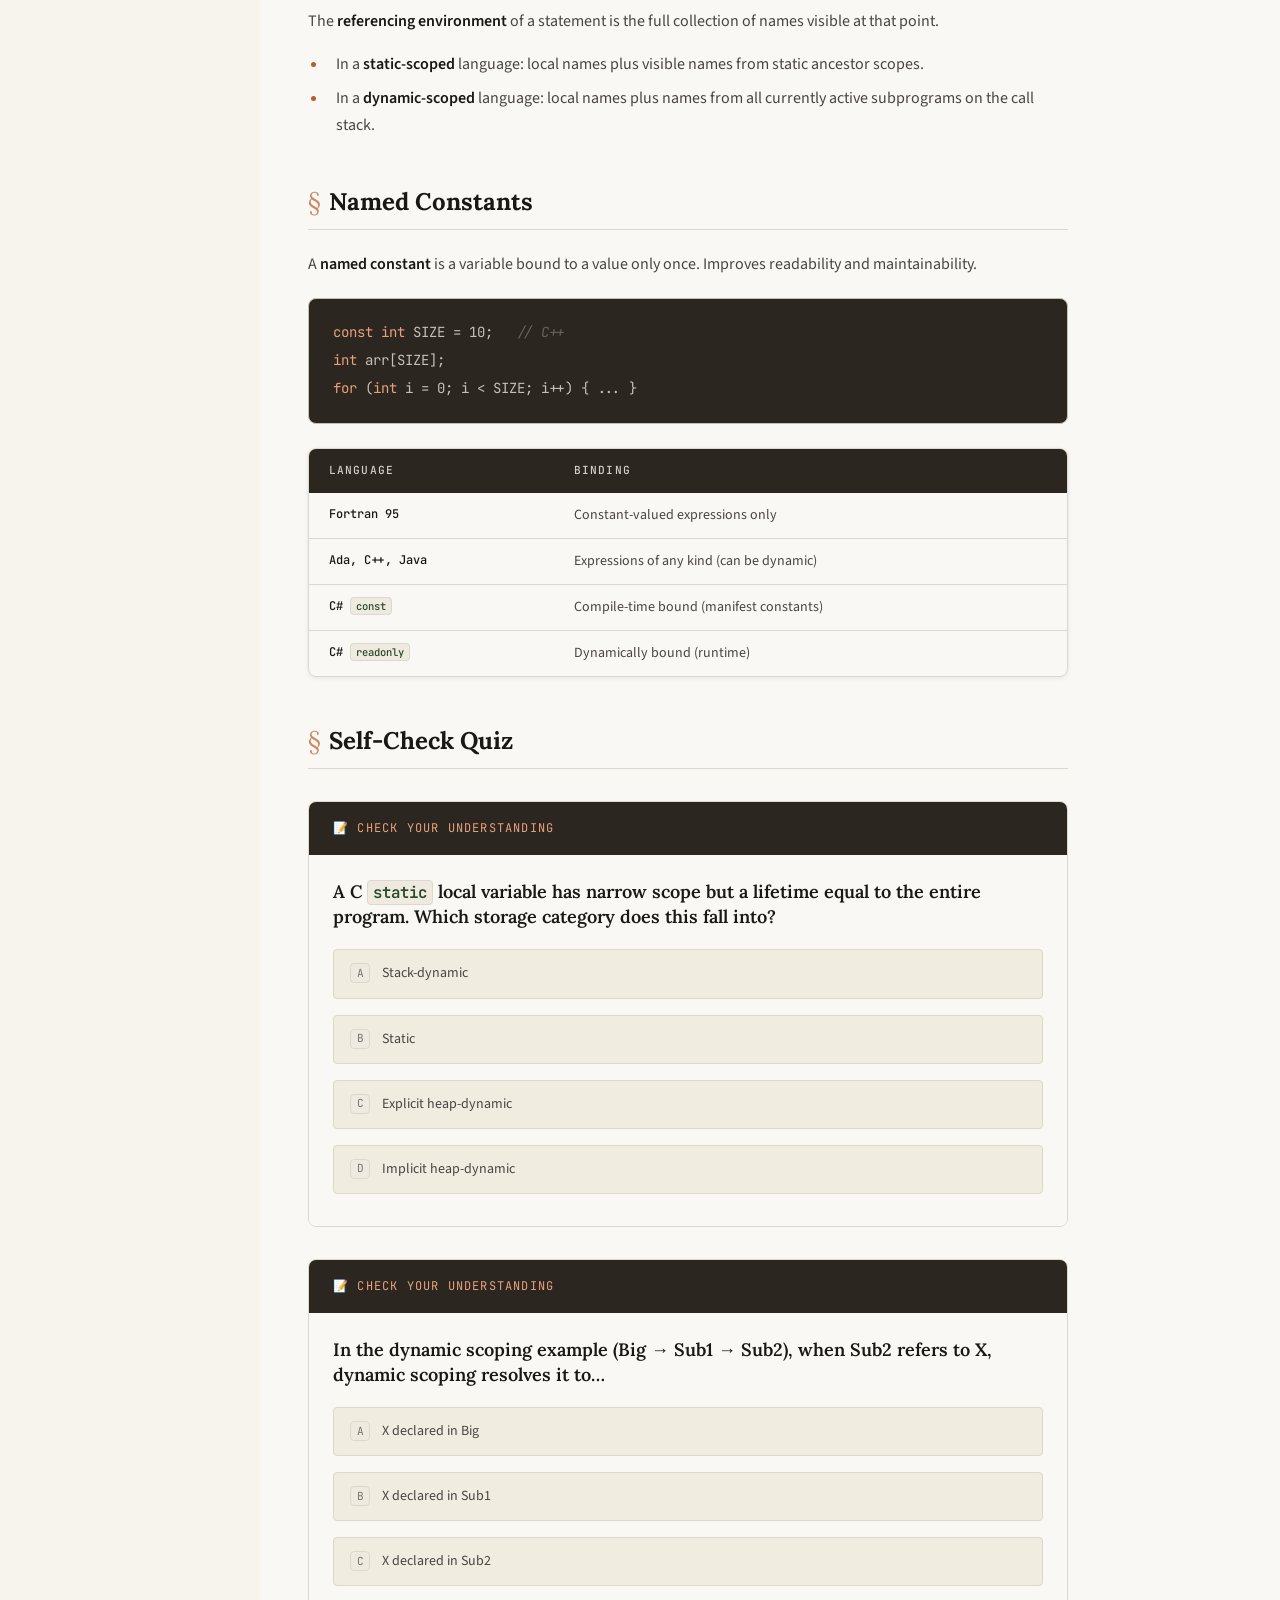
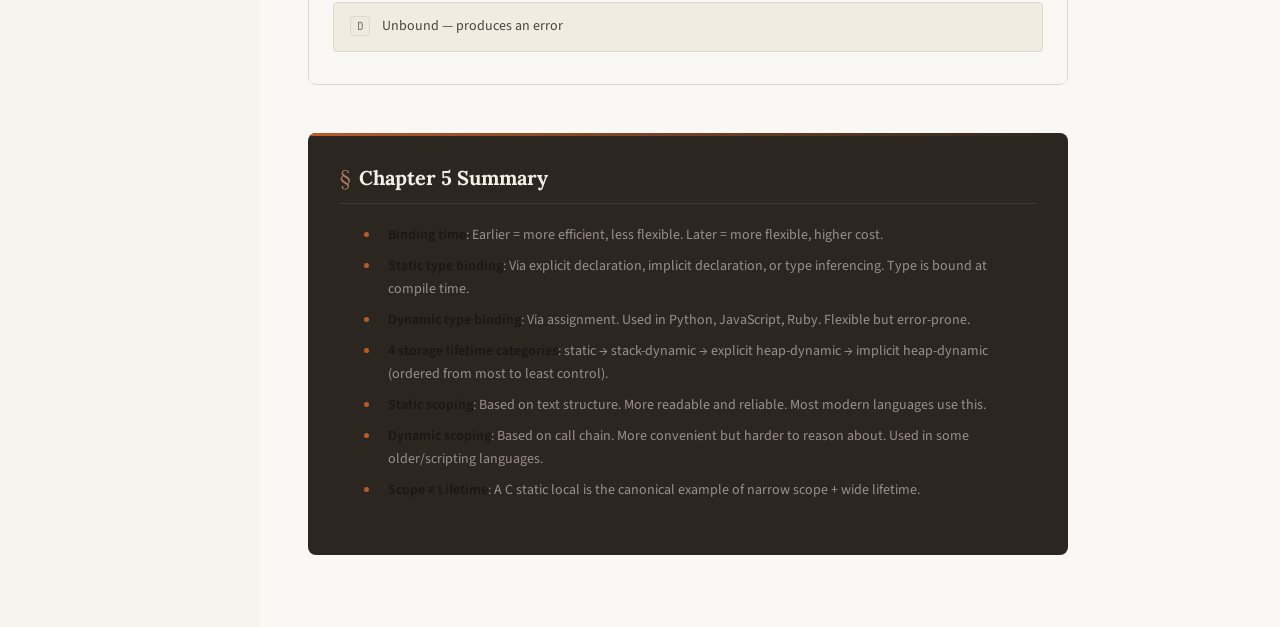
<file: chapter5.html>
<!DOCTYPE html>
<html lang="en" data-theme="light">
<head>
  <meta charset="UTF-8" />
  <meta name="viewport" content="width=device-width, initial-scale=1.0" />
  <title>Chapter 5 — Names, Bindings &amp; Scopes</title>
  <link rel="stylesheet" href="styles.css" />
</head>
<body>
<div class="layout">

  <button class="menu-toggle" aria-label="Open menu">☰</button>
  <div class="sidebar-overlay"></div>

  <!-- ═══════════════ SIDEBAR ═══════════════ -->
  <aside class="sidebar">
    <div class="sidebar-brand">
      <span class="course-label">COS 301 · Concepts of PL</span>
      <h1>Programming Language Concepts</h1>
    </div>

    <nav class="sidebar-nav">
      <span class="nav-section-label">Overview</span>
      <a href="index.html"><span class="nav-chapter">00</span> Home &amp; Topics</a>

      <span class="nav-section-label">Chapters</span>
      <a href="chapter5.html" class="active"><span class="nav-chapter">05</span> Names, Bindings &amp; Scopes</a>
      <a href="chapter6.html"><span class="nav-chapter">06</span> Data Types</a>
      <a href="chapter16.html"><span class="nav-chapter">16</span> Logic Programming</a>

      <span class="nav-section-label">Practical</span>
      <a href="prolog-practical.html"><span class="nav-chapter">P3</span> Prolog in Practice</a>
      <a href="prolog-list-patterns.html"><span class="nav-chapter">P4</span> List Patterns</a>

      <span class="nav-section-label">Assessment</span>
      <a href="semester-tests.html"><span class="nav-chapter">ST2</span> Semester Test 2</a>
    </nav>

    <div class="sidebar-toc">
      <span class="sidebar-toc-title">On this page</span>
      <a href="#names">Names</a>
      <a href="#variables">Variables</a>
      <a href="#binding">Binding</a>
      <a href="#type-binding">Type Binding</a>
      <a href="#storage">Storage &amp; Lifetimes</a>
      <a href="#scope">Scope</a>
      <a href="#let-construct">let Construct</a>
      <a href="#declaration-order">Declaration Order</a>
      <a href="#dynamic-scope">Dynamic Scope</a>
      <a href="#referencing-environment">Referencing Environment</a>
      <a href="#named-constants">Named Constants</a>
    </div>

    <div class="sidebar-footer">
      <button class="theme-toggle">
        <span class="toggle-icon">☾</span>
        <span class="toggle-label">Dark mode</span>
      </button>
    </div>
  </aside>

  <!-- ═══════════════ MAIN ═══════════════ -->
  <main class="main">
    <div class="reading-progress"><div class="reading-progress-bar"></div></div>

    <div class="breadcrumb">
      <a href="index.html">Home</a>
      <span>›</span> Chapter 5
    </div>

    <header class="page-header">
      <span class="chapter-tag">Chapter 5</span>
      <h1>Names, Bindings &amp; Scopes</h1>
      <p class="subtitle">
        Variables as abstractions of memory. How attributes are bound to entities,
        when that binding happens, and how names are resolved in different languages.
      </p>
      <div class="topic-pills">
        <span class="pill">Names</span>
        <span class="pill">Variables</span>
        <span class="pill">Binding Time</span>
        <span class="pill">Static / Dynamic Type</span>
        <span class="pill">Storage Lifetime</span>
        <span class="pill">Static Scope</span>
        <span class="pill">Dynamic Scope</span>
      </div>
    </header>

    <article class="article">

      <!-- ─── NAMES ─────────────────────────────────── -->
      <h2 id="names">Names (Identifiers)</h2>
      <p>
        Imperative languages are abstractions of the von Neumann architecture (memory + processor).
        <strong>Variables</strong> are abstractions of memory cells. The design of variables raises
        issues around names, bindings, and scopes.
      </p>

      <h3>Form of a Name</h3>
      <p>Names have three design dimensions: <strong>length</strong>, use of <strong>special characters</strong>, and <strong>case sensitivity</strong>.</p>

      <div class="table-wrapper">
        <table>
          <thead>
            <tr><th>Language</th><th>Name Length Rule</th></tr>
          </thead>
          <tbody>
            <tr><td>Fortran I</td><td>Max 6 characters</td></tr>
            <tr><td>Fortran 95</td><td>Max 31 characters</td></tr>
            <tr><td>C99</td><td>No limit; only first 63 significant (external names: 31)</td></tr>
            <tr><td>C++, C#, Ada, Java</td><td>No limit, all significant</td></tr>
          </tbody>
        </table>
      </div>

      <h4>Special Character Conventions</h4>
      <ul>
        <li><strong>PHP</strong>: All variable names begin with <code>$</code></li>
        <li><strong>Perl</strong>: Scalars use <code>$</code>, arrays use <code>@</code>, hashes use <code>%</code></li>
        <li><strong>Ruby</strong>: Instance variables begin with <code>@</code>; class variables with <code>@@</code></li>
      </ul>

      <div class="callout note">
        <div class="callout-label">📝 Case Sensitivity</div>
        <p>
          C-based languages are case-sensitive — <code>myname</code> ≠ <code>myName</code>.
          This hurts <em>readability</em>. Mixed-case predefined names like <code>IndexOutOfBoundsException</code> also hurt <em>writability</em>.
          Many non-C languages are not case-sensitive.
        </p>
      </div>

      <h3>Reserved Words vs Keywords</h3>
      <dl class="definition">
        <dt>Reserved word</dt>
        <dd>Cannot be used as a user-defined identifier. E.g., <code>int</code> in C always means integer type. Too many reserved words = name collision problems (COBOL has ~300).</dd>
      </dl>
      <dl class="definition">
        <dt>Keyword</dt>
        <dd>Only special in certain contexts. E.g., in Fortran, <code>Real</code> is a type name in <code>Real VarName</code> but can be a variable name in <code>Real = 3.4</code>.</dd>
      </dl>

      <!-- ─── VARIABLES ─────────────────────────────── -->
      <h2 id="variables">Variables</h2>
      <p>A variable is an abstraction of a memory cell, characterized by <strong>six attributes</strong>:</p>

      <div class="table-wrapper">
        <table>
          <thead>
            <tr><th>Attribute</th><th>Description</th></tr>
          </thead>
          <tbody>
            <tr><td>Name</td><td>The identifier (not all variables have one — anonymous heap vars)</td></tr>
            <tr><td>Address</td><td>The memory address. Can change between executions. Two names for same address = <strong>aliases</strong>.</td></tr>
            <tr><td>Value</td><td>Contents of the memory cell. One abstract cell even if many bytes (e.g., float = 4 bytes = 1 abstract cell).</td></tr>
            <tr><td>Type</td><td>Defines the set of valid values, operations, and storage representation.</td></tr>
            <tr><td>Lifetime</td><td>Time during which the variable is bound to a memory cell.</td></tr>
            <tr><td>Scope</td><td>Range of statements over which the variable is visible.</td></tr>
          </tbody>
        </table>
      </div>

      <div class="callout warning">
        <div class="callout-label">⚠ Aliases</div>
        <p>
          <strong>Aliases</strong> — when two names refer to the same memory cell — are bad for readability
          because changing one variable unexpectedly changes another. Created by pointers, references, and unions.
        </p>
      </div>

      <!-- ─── BINDING ─────────────────────────────── -->
      <h2 id="binding">The Concept of Binding</h2>

      <dl class="definition">
        <dt>Binding</dt>
        <dd>An association between an attribute and an entity. E.g., variable ↔ type, variable ↔ value, operator ↔ symbol.</dd>
      </dl>

      <dl class="definition">
        <dt>Binding time</dt>
        <dd>The time at which the binding takes place.</dd>
      </dl>

      <div class="table-wrapper">
        <table>
          <thead>
            <tr><th>Binding Time</th><th>Example</th></tr>
          </thead>
          <tbody>
            <tr><td>Language design time</td><td>Binding <code>*</code> to multiplication</td></tr>
            <tr><td>Language implementation time</td><td>Binding <code>float</code> to a 32-bit IEEE representation</td></tr>
            <tr><td>Compile time</td><td>Binding a variable to a type in C or Java</td></tr>
            <tr><td>Load time</td><td>Binding a C <code>static</code> local variable to a memory cell</td></tr>
            <tr><td>Runtime</td><td>Binding a non-static local variable to a memory cell</td></tr>
          </tbody>
        </table>
      </div>

      <div class="compare-grid">
        <div class="compare-card">
          <div class="cc-label advantage">✓ Static Binding</div>
          <ul>
            <li>Occurs before runtime</li>
            <li>Remains unchanged throughout execution</li>
            <li>Enables compile-time type checking</li>
            <li>More efficient (no runtime overhead)</li>
          </ul>
        </div>
        <div class="compare-card">
          <div class="cc-label disadvantage">~ Dynamic Binding</div>
          <ul>
            <li>Occurs during execution</li>
            <li>Can change during execution</li>
            <li>More flexible / generic code</li>
            <li>Higher cost; harder to detect errors</li>
          </ul>
        </div>
      </div>

      <!-- ─── TYPE BINDING ─────────────────────────── -->
      <h2 id="type-binding">Type Binding</h2>

      <h3>Static Type Binding</h3>

      <div class="collapsible open">
        <button class="collapsible-header">
          <span><span class="ch-badge">METHOD 1</span><span class="ch-title">Explicit Declaration</span></span>
          <span class="collapsible-arrow">▾</span>
        </button>
        <div class="collapsible-body">
          <p>A program statement used to declare types before use.</p>
          <pre><code><span class="kw">int</span> myVar;       <span class="cm">// C++ explicit declaration</span>
<span class="kw">double</span> salary;   <span class="cm">// type bound at compile time</span></code></pre>
        </div>
      </div>

      <div class="collapsible">
        <button class="collapsible-header">
          <span><span class="ch-badge">METHOD 2</span><span class="ch-title">Implicit Declaration</span></span>
          <span class="collapsible-arrow">▾</span>
        </button>
        <div class="collapsible-body">
          <p>Type inferred from naming conventions or first appearance. Used in BASIC, Perl, Ruby, PHP.</p>
          <div class="compare-grid">
            <div class="compare-card">
              <div class="cc-label advantage">✓ Advantage</div>
              <ul><li>Minor writability convenience</li></ul>
            </div>
            <div class="compare-card">
              <div class="cc-label disadvantage">✗ Disadvantage</div>
              <ul><li>Typographic errors can't be caught by the compiler — a misspelled name creates a new variable silently.</li></ul>
            </div>
          </div>
        </div>
      </div>

      <div class="collapsible">
        <button class="collapsible-header">
          <span><span class="ch-badge">METHOD 3</span><span class="ch-title">Type Inferencing</span></span>
          <span class="collapsible-arrow">▾</span>
        </button>
        <div class="collapsible-body">
          <p>Type determined from context. Used in C#, Visual BASIC 9+, Haskell, ML, F#.</p>
          <pre><code><span class="kw">var</span> value = 12;     <span class="cm">// C# — value is inferred as int</span>
<span class="kw">var</span> name  = "hi";  <span class="cm">// inferred as string</span></code></pre>
          <p>The type is still static — it's just not written explicitly. The binding still happens at compile time.</p>
        </div>
      </div>

      <h3>Dynamic Type Binding</h3>
      <p>Type is determined at runtime via assignment. Variables can hold different types at different times.</p>

      <pre><code><span class="cm">// JavaScript — dynamic type binding</span>
<span class="kw">let</span> list = [2, 4.33, 6, 8];  <span class="cm">// list is now an array</span>
list = 17.3;                   <span class="cm">// list is now a float — no error!</span></code></pre>

      <div class="compare-grid">
        <div class="compare-card">
          <div class="cc-label advantage">✓ Advantages</div>
          <ul>
            <li>Flexibility — variable can hold any type</li>
            <li>Enables generic program units</li>
          </ul>
        </div>
        <div class="compare-card">
          <div class="cc-label disadvantage">✗ Disadvantages</div>
          <ul>
            <li>Runtime type checking overhead</li>
            <li>Type errors are harder to detect</li>
            <li>Less reliable programs</li>
          </ul>
        </div>
      </div>

      <!-- ─── STORAGE LIFETIMES ────────────────────── -->
      <h2 id="storage">Storage Bindings &amp; Lifetimes</h2>

      <p>
        <strong>Lifetime</strong> = the time during which a variable is bound to a memory cell.
        <strong>Allocation</strong> = getting a cell from available memory.
        <strong>Deallocation</strong> = returning it to the pool.
      </p>

      <div class="collapsible open">
        <button class="collapsible-header">
          <span><span class="ch-badge">CATEGORY 1</span><span class="ch-title">Static Variables</span></span>
          <span class="collapsible-arrow">▾</span>
        </button>
        <div class="collapsible-body">
          <p>Bound to memory before execution begins; remain bound throughout the entire program run.</p>
          <pre><code><span class="kw">int</span> f() {
    <span class="kw">static int</span> sVar = 10;   <span class="cm">// allocated once, persists</span>
    <span class="kw">return</span> ++sVar;
}</code></pre>
          <div class="compare-grid">
            <div class="compare-card">
              <div class="cc-label advantage">✓ Advantages</div>
              <ul><li>Efficient — direct addressing</li><li>History-sensitive subprograms</li></ul>
            </div>
            <div class="compare-card">
              <div class="cc-label disadvantage">✗ Disadvantages</div>
              <ul><li>No recursion support</li><li>Storage cannot be shared</li></ul>
            </div>
          </div>
        </div>
      </div>

      <div class="collapsible">
        <button class="collapsible-header">
          <span><span class="ch-badge">CATEGORY 2</span><span class="ch-title">Stack-Dynamic Variables</span></span>
          <span class="collapsible-arrow">▾</span>
        </button>
        <div class="collapsible-body">
          <p>Storage bound when declaration is elaborated; deallocated at end of scope. The normal case for local variables in C, Java, etc.</p>
          <pre><code><span class="kw">void</span> f() {
    <span class="kw">int</span> myVar;   <span class="cm">// allocated on call, freed on return</span>
}</code></pre>
          <div class="compare-grid">
            <div class="compare-card">
              <div class="cc-label advantage">✓ Advantages</div>
              <ul><li>Allows recursion</li><li>Conserves storage — reused across calls</li></ul>
            </div>
            <div class="compare-card">
              <div class="cc-label disadvantage">✗ Disadvantages</div>
              <ul><li>Allocation/deallocation overhead</li><li>Not history-sensitive</li><li>Indirect addressing — less efficient</li></ul>
            </div>
          </div>
        </div>
      </div>

      <div class="collapsible">
        <button class="collapsible-header">
          <span><span class="ch-badge">CATEGORY 3</span><span class="ch-title">Explicit Heap-Dynamic</span></span>
          <span class="collapsible-arrow">▾</span>
        </button>
        <div class="collapsible-body">
          <p>Allocated and deallocated by <strong>explicit programmer directives</strong>. Accessed only via pointers/references. All Java objects; <code>new</code>/<code>delete</code> in C++.</p>
          <pre><code><span class="cm">// C++ — programmer controls allocation</span>
<span class="kw">int</span>* p = <span class="kw">new int</span>(12);
<span class="kw">delete</span> p;</code></pre>
          <div class="compare-grid">
            <div class="compare-card">
              <div class="cc-label advantage">✓ Advantages</div>
              <ul><li>Custom dynamic storage management</li></ul>
            </div>
            <div class="compare-card">
              <div class="cc-label disadvantage">✗ Disadvantages</div>
              <ul><li>Unreliable — dangling pointers, memory leaks</li><li>Slow (heap management overhead)</li></ul>
            </div>
          </div>
        </div>
      </div>

      <div class="collapsible">
        <button class="collapsible-header">
          <span><span class="ch-badge">CATEGORY 4</span><span class="ch-title">Implicit Heap-Dynamic</span></span>
          <span class="collapsible-arrow">▾</span>
        </button>
        <div class="collapsible-body">
          <p>Allocation/deallocation caused by assignment statements. All variables in APL; strings and arrays in Perl, JavaScript, PHP.</p>
          <pre><code><span class="cm">// JavaScript — implicit heap dynamic</span>
<span class="kw">let</span> arr = [1, 2, 3];    <span class="cm">// allocated on assignment</span>
arr = <span class="st">"now a string"</span>;   <span class="cm">// old array freed, new string allocated</span></code></pre>
          <div class="compare-grid">
            <div class="compare-card">
              <div class="cc-label advantage">✓ Advantages</div>
              <ul><li>Maximum flexibility</li></ul>
            </div>
            <div class="compare-card">
              <div class="cc-label disadvantage">✗ Disadvantages</div>
              <ul><li>Most attributes bound dynamically — very inefficient</li><li>Loss of compile-time error detection</li></ul>
            </div>
          </div>
        </div>
      </div>

      <!-- ─── SCOPE ─────────────────────────────────── -->
      <h2 id="scope">Scope</h2>

      <p>
        The <strong>scope</strong> of a variable is the range of statements over which it is visible.
        <strong>Local variables</strong> are declared in the unit; <strong>nonlocal variables</strong> are visible but declared elsewhere.
      </p>

      <h3>Static Scope</h3>
      <p>
        Based on <strong>program text</strong>. To find a name, search declarations starting in the local unit and expanding outward through enclosing scopes until found. Enclosing static scopes are called <strong>static ancestors</strong>; the nearest is the <strong>static parent</strong>.
      </p>

      <pre><code><span class="cm">// Static scope example — C</span>
<span class="kw">void</span> f() {
    <span class="kw">int</span> i = 10;        <span class="cm">// outer i</span>
    <span class="kw">for</span> (...) {
        <span class="kw">int</span> i = 20;    <span class="cm">// inner i — HIDES outer i</span>
        <span class="cm">// outer i is inaccessible here in C/C++</span>
    }
    <span class="cm">// outer i is visible here again</span>
}</code></pre>

      <div class="callout note">
        <div class="callout-label">📝 Variable Hiding Rules by Language</div>
        <ul>
          <li><strong>C, C++</strong>: Variable hiding in nested blocks is legal.</li>
          <li><strong>Java, C#</strong>: Variable hiding in blocks is <em>not</em> allowed — considered error-prone.</li>
        </ul>
      </div>

      <h4>Global Scope</h4>
      <ul>
        <li><strong>C, C++, PHP, Python</strong>: Global variables declared outside functions; scope covers all functions.</li>
        <li><strong>PHP</strong>: Globals are accessible inside functions only via <code>$GLOBALS['x']</code> or a <code>global $x;</code> declaration.</li>
        <li><strong>Python</strong>: A global can be <em>read</em> inside a function; to <em>assign</em> to it, you must declare <code>global x</code> inside the function.</li>
      </ul>

      <h3 id="let-construct">The <code>let</code> Construct</h3>
      <p>
        Functional languages often create local scope with a <code>let</code> construct instead of statement blocks.
        The bindings behave like local named constants inside a limited expression scope.
      </p>

      <pre><code><span class="cm">// F#-style idea</span>
let radius = 5
let area = 3.14159 * radius * radius</code></pre>

      <h3 id="declaration-order">Declaration Order</h3>
      <div class="table-wrapper">
        <table>
          <thead><tr><th>Language</th><th>Rule</th></tr></thead>
          <tbody>
            <tr><td>C89</td><td>Declarations must appear at the beginning of a function/block</td></tr>
            <tr><td>C99, C++, Java, JavaScript, C#</td><td>Declarations can appear anywhere a statement can</td></tr>
            <tr><td>C++, Java, C#</td><td><code>for</code>-loop control variables are scoped to the loop body</td></tr>
            <tr><td>JavaScript</td><td>Traditional function-scoped locals can be referenced before the declaration statement is reached</td></tr>
          </tbody>
        </table>
      </div>

      <div class="callout warning">
        <div class="callout-label">C# Scope Quirk</div>
        <p>
          In C#, a block variable's scope is considered the whole block even when the declaration appears later.
          You still cannot use it before the declaration line, but its name is already reserved for that block.
        </p>
      </div>

      <!-- ─── DYNAMIC SCOPE ─────────────────────────── -->
      <h2 id="dynamic-scope">Dynamic Scope</h2>
      <p>
        Based on <strong>calling sequences</strong> at runtime. To find a variable, search back through the call chain. This is temporal, not spatial.
      </p>

      <pre><code>Big {
    declare X
    Sub1 {
        declare X        <span class="cm">// local X in Sub1</span>
        call Sub2
    }
    Sub2 {
        refer to X       <span class="cm">// which X?</span>
    }
    call Sub1
}

<span class="cm">// Static  scope: X in Big  (search text structure)</span>
<span class="cm">// Dynamic scope: X in Sub1 (search call chain)</span></code></pre>

      <div class="compare-grid">
        <div class="compare-card">
          <div class="cc-label advantage">✓ Advantage</div>
          <ul><li>Convenient — eliminates the need for explicit parameters in some cases</li></ul>
        </div>
        <div class="compare-card">
          <div class="cc-label disadvantage">✗ Disadvantages</div>
          <ul>
            <li>Executing subprogram's locals are visible to all called subprograms</li>
            <li>Impossible to statically type-check</li>
            <li>Hard to read — must trace call chain to understand variable reference</li>
            <li>Slower access to non-local variables</li>
          </ul>
        </div>
      </div>

      <h3>Scope vs Lifetime</h3>
      <p>These are related but <strong>different</strong> concepts:</p>

      <div class="table-wrapper">
        <table>
          <thead>
            <tr><th>Variable</th><th>Scope</th><th>Lifetime</th></tr>
          </thead>
          <tbody>
            <tr><td>Local var in Java method</td><td>Method body only</td><td>Same as scope</td></tr>
            <tr><td>C <code>static</code> local var</td><td>Inside function only</td><td>Entire program execution</td></tr>
          </tbody>
        </table>
      </div>

      <p>
        The C static example is the key one: <strong>narrow scope, wide lifetime</strong>. The variable is alive the whole program but only nameable within the function.
      </p>

      <h3 id="referencing-environment">Referencing Environment</h3>
      <p>
        The <strong>referencing environment</strong> of a statement is the full collection of names visible at that point.
      </p>
      <ul>
        <li>In a <strong>static-scoped</strong> language: local names plus visible names from static ancestor scopes.</li>
        <li>In a <strong>dynamic-scoped</strong> language: local names plus names from all currently active subprograms on the call stack.</li>
      </ul>

      <!-- ─── NAMED CONSTANTS ──────────────────────── -->
      <h2 id="named-constants">Named Constants</h2>

      <p>A <strong>named constant</strong> is a variable bound to a value only once. Improves readability and maintainability.</p>

      <pre><code><span class="kw">const int</span> SIZE = 10;   <span class="cm">// C++</span>
<span class="kw">int</span> arr[SIZE];
<span class="kw">for</span> (<span class="kw">int</span> i = 0; i &lt; SIZE; i++) { ... }</code></pre>

      <div class="table-wrapper">
        <table>
          <thead>
            <tr><th>Language</th><th>Binding</th></tr>
          </thead>
          <tbody>
            <tr><td>Fortran 95</td><td>Constant-valued expressions only</td></tr>
            <tr><td>Ada, C++, Java</td><td>Expressions of any kind (can be dynamic)</td></tr>
            <tr><td>C# <code>const</code></td><td>Compile-time bound (manifest constants)</td></tr>
            <tr><td>C# <code>readonly</code></td><td>Dynamically bound (runtime)</td></tr>
          </tbody>
        </table>
      </div>

      <!-- ─── QUIZ ──────────────────────────────────── -->
      <h2>Self-Check Quiz</h2>

      <div class="quiz">
        <div class="quiz-header">
          <span>📝 Check your understanding</span>
        </div>
        <div class="quiz-body">
          <p class="quiz-question">A C <code>static</code> local variable has narrow scope but a lifetime equal to the entire program. Which storage category does this fall into?</p>
          <ul class="quiz-options">
            <li class="quiz-option" data-correct="false"
                data-feedback="Stack-dynamic variables are deallocated when the function returns — their lifetime matches their scope.">
              <span class="opt-key">A</span> Stack-dynamic
            </li>
            <li class="quiz-option" data-correct="true"
                data-feedback="✓ Correct! Static variables are bound to memory before execution begins and remain bound throughout. Their scope can still be limited (e.g., inside a function), but their lifetime is the whole program.">
              <span class="opt-key">B</span> Static
            </li>
            <li class="quiz-option" data-correct="false"
                data-feedback="Explicit heap-dynamic variables are manually allocated/deallocated with new/delete and accessed through pointers.">
              <span class="opt-key">C</span> Explicit heap-dynamic
            </li>
            <li class="quiz-option" data-correct="false"
                data-feedback="Implicit heap-dynamic variables are allocated on assignment (like JS arrays). C static variables require explicit declaration.">
              <span class="opt-key">D</span> Implicit heap-dynamic
            </li>
          </ul>
          <div class="quiz-feedback"></div>
          <button class="quiz-reset">↺ Reset</button>
        </div>
      </div>

      <div class="quiz">
        <div class="quiz-header">
          <span>📝 Check your understanding</span>
        </div>
        <div class="quiz-body">
          <p class="quiz-question">In the dynamic scoping example (Big → Sub1 → Sub2), when Sub2 refers to X, dynamic scoping resolves it to…</p>
          <ul class="quiz-options">
            <li class="quiz-option" data-correct="false"
                data-feedback="Static scoping would find X in Big (the textually enclosing scope). Dynamic scope works differently.">
              <span class="opt-key">A</span> X declared in Big
            </li>
            <li class="quiz-option" data-correct="true"
                data-feedback="✓ Correct! Dynamic scoping searches back through the call chain. Sub2 was called from Sub1, which has a local X — so that's the one found.">
              <span class="opt-key">B</span> X declared in Sub1
            </li>
            <li class="quiz-option" data-correct="false"
                data-feedback="Sub2 has no local X of its own — that's why it needs to search.">
              <span class="opt-key">C</span> X declared in Sub2
            </li>
            <li class="quiz-option" data-correct="false"
                data-feedback="Prolog uses unification, not dynamic scoping. This question is about imperative languages.">
              <span class="opt-key">D</span> Unbound — produces an error
            </li>
          </ul>
          <div class="quiz-feedback"></div>
          <button class="quiz-reset">↺ Reset</button>
        </div>
      </div>

      <!-- ─── SUMMARY ──────────────────────────────── -->
      <div class="summary-box">
        <h2>Chapter 5 Summary</h2>
        <ul>
          <li><strong>Binding time</strong>: Earlier = more efficient, less flexible. Later = more flexible, higher cost.</li>
          <li><strong>Static type binding</strong>: Via explicit declaration, implicit declaration, or type inferencing. Type is bound at compile time.</li>
          <li><strong>Dynamic type binding</strong>: Via assignment. Used in Python, JavaScript, Ruby. Flexible but error-prone.</li>
          <li><strong>4 storage lifetime categories</strong>: static → stack-dynamic → explicit heap-dynamic → implicit heap-dynamic (ordered from most to least control).</li>
          <li><strong>Static scoping</strong>: Based on text structure. More readable and reliable. Most modern languages use this.</li>
          <li><strong>Dynamic scoping</strong>: Based on call chain. More convenient but harder to reason about. Used in some older/scripting languages.</li>
          <li><strong>Scope ≠ Lifetime</strong>: A C static local is the canonical example of narrow scope + wide lifetime.</li>
        </ul>
      </div>

    </article>
  </main>
</div>
<script src="study-notes.js"></script>
</body>
</html>
</file>
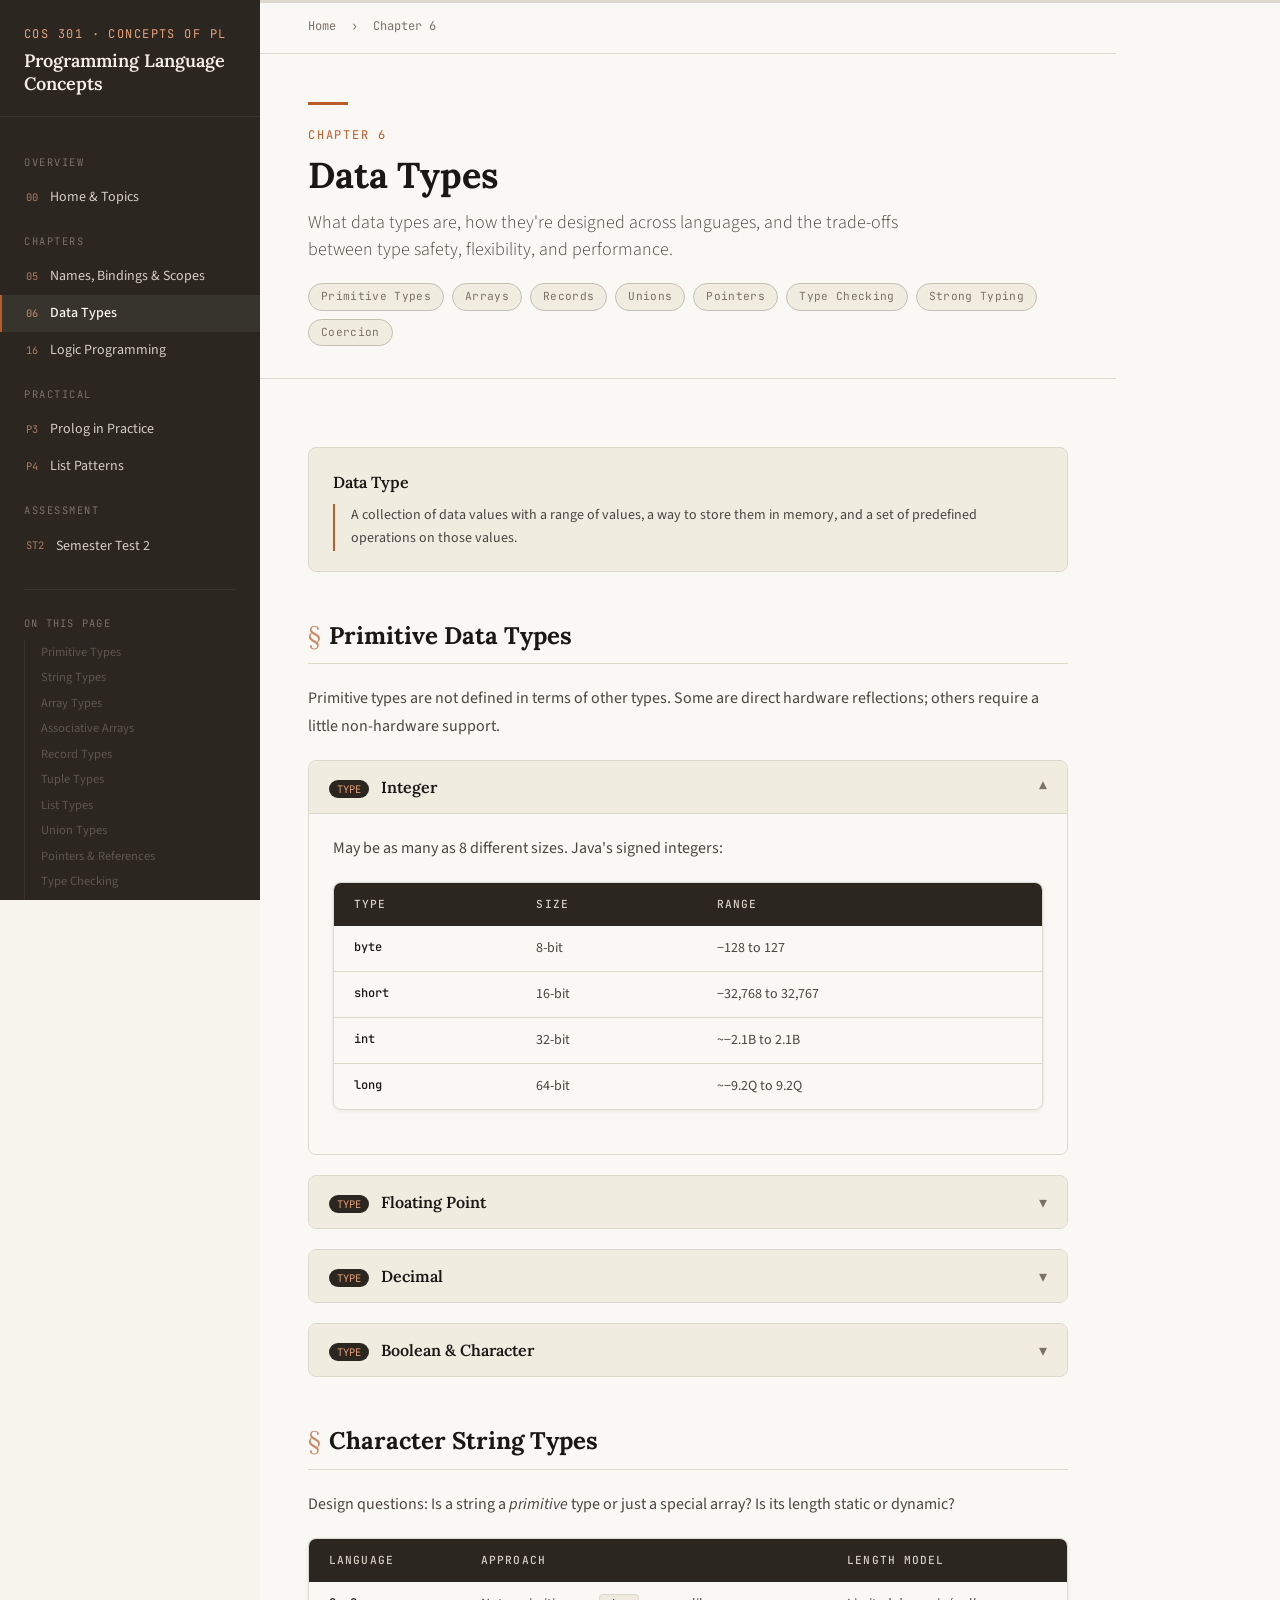
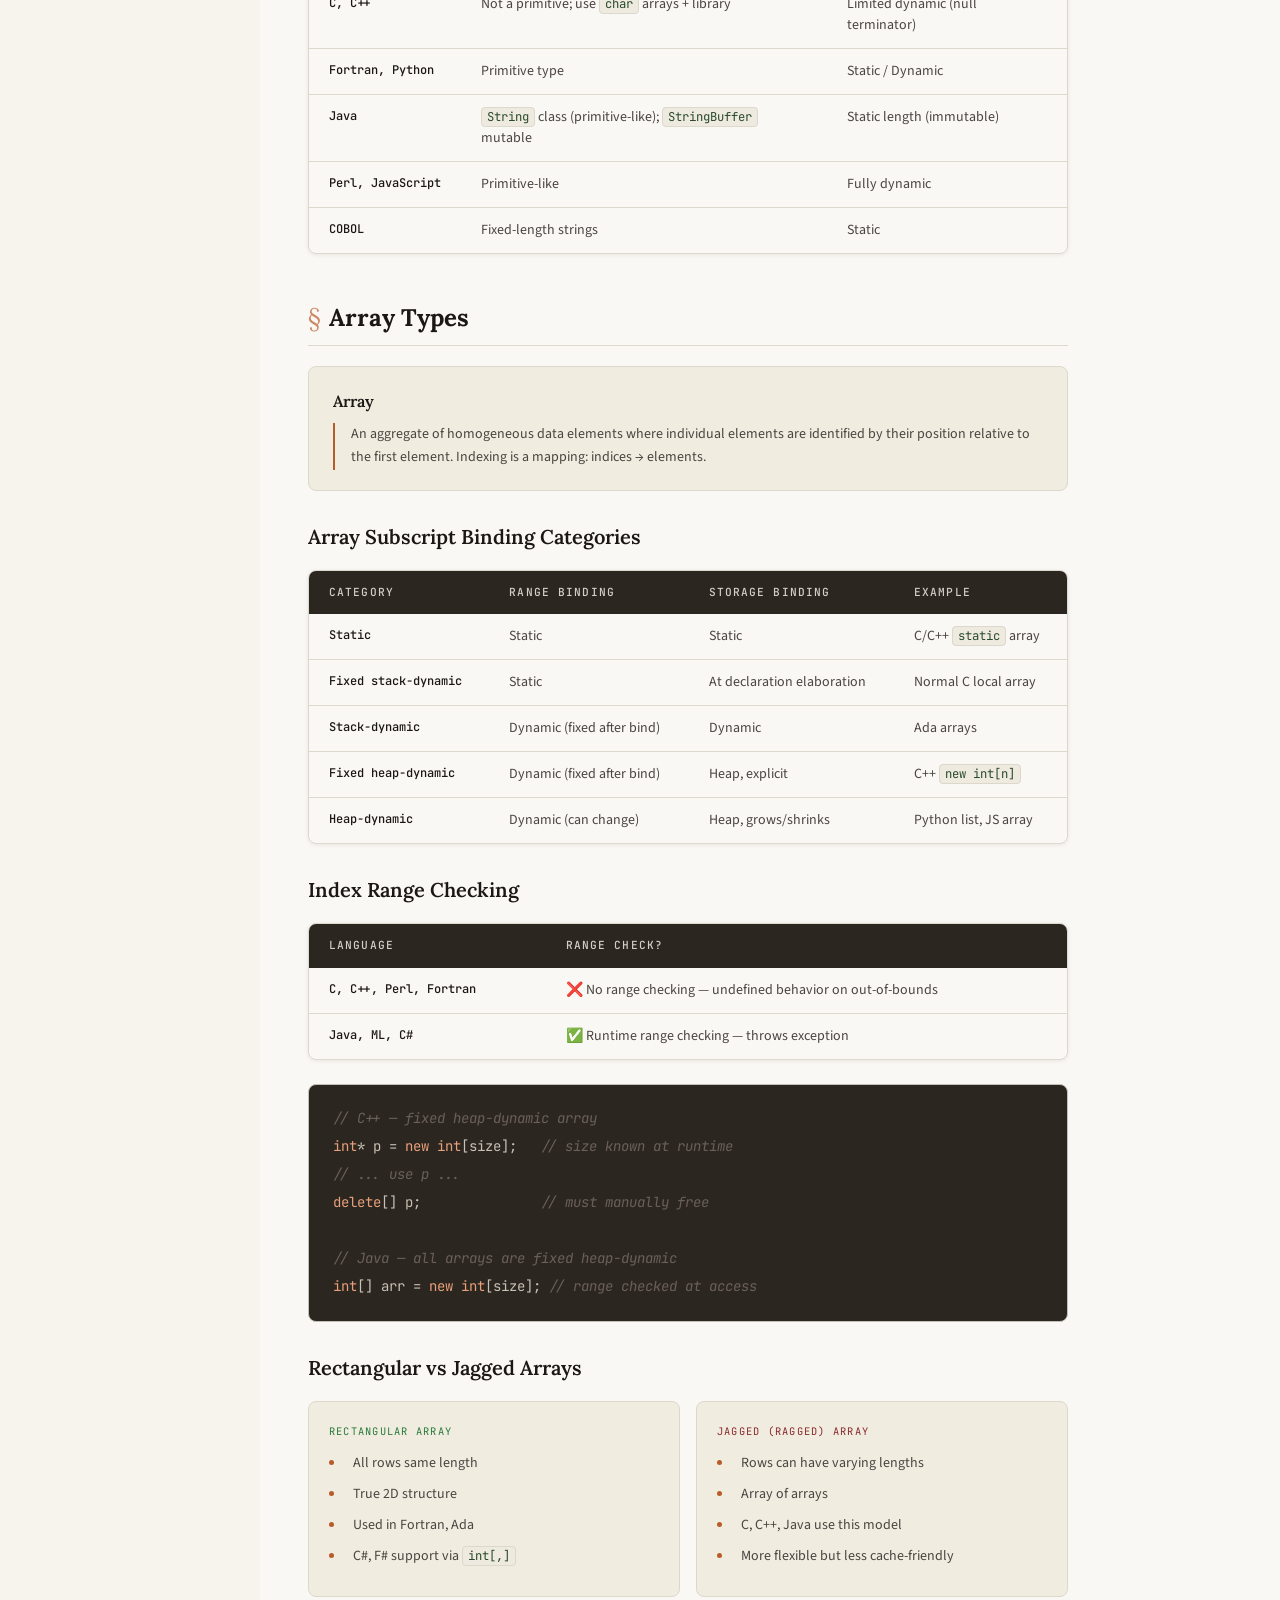
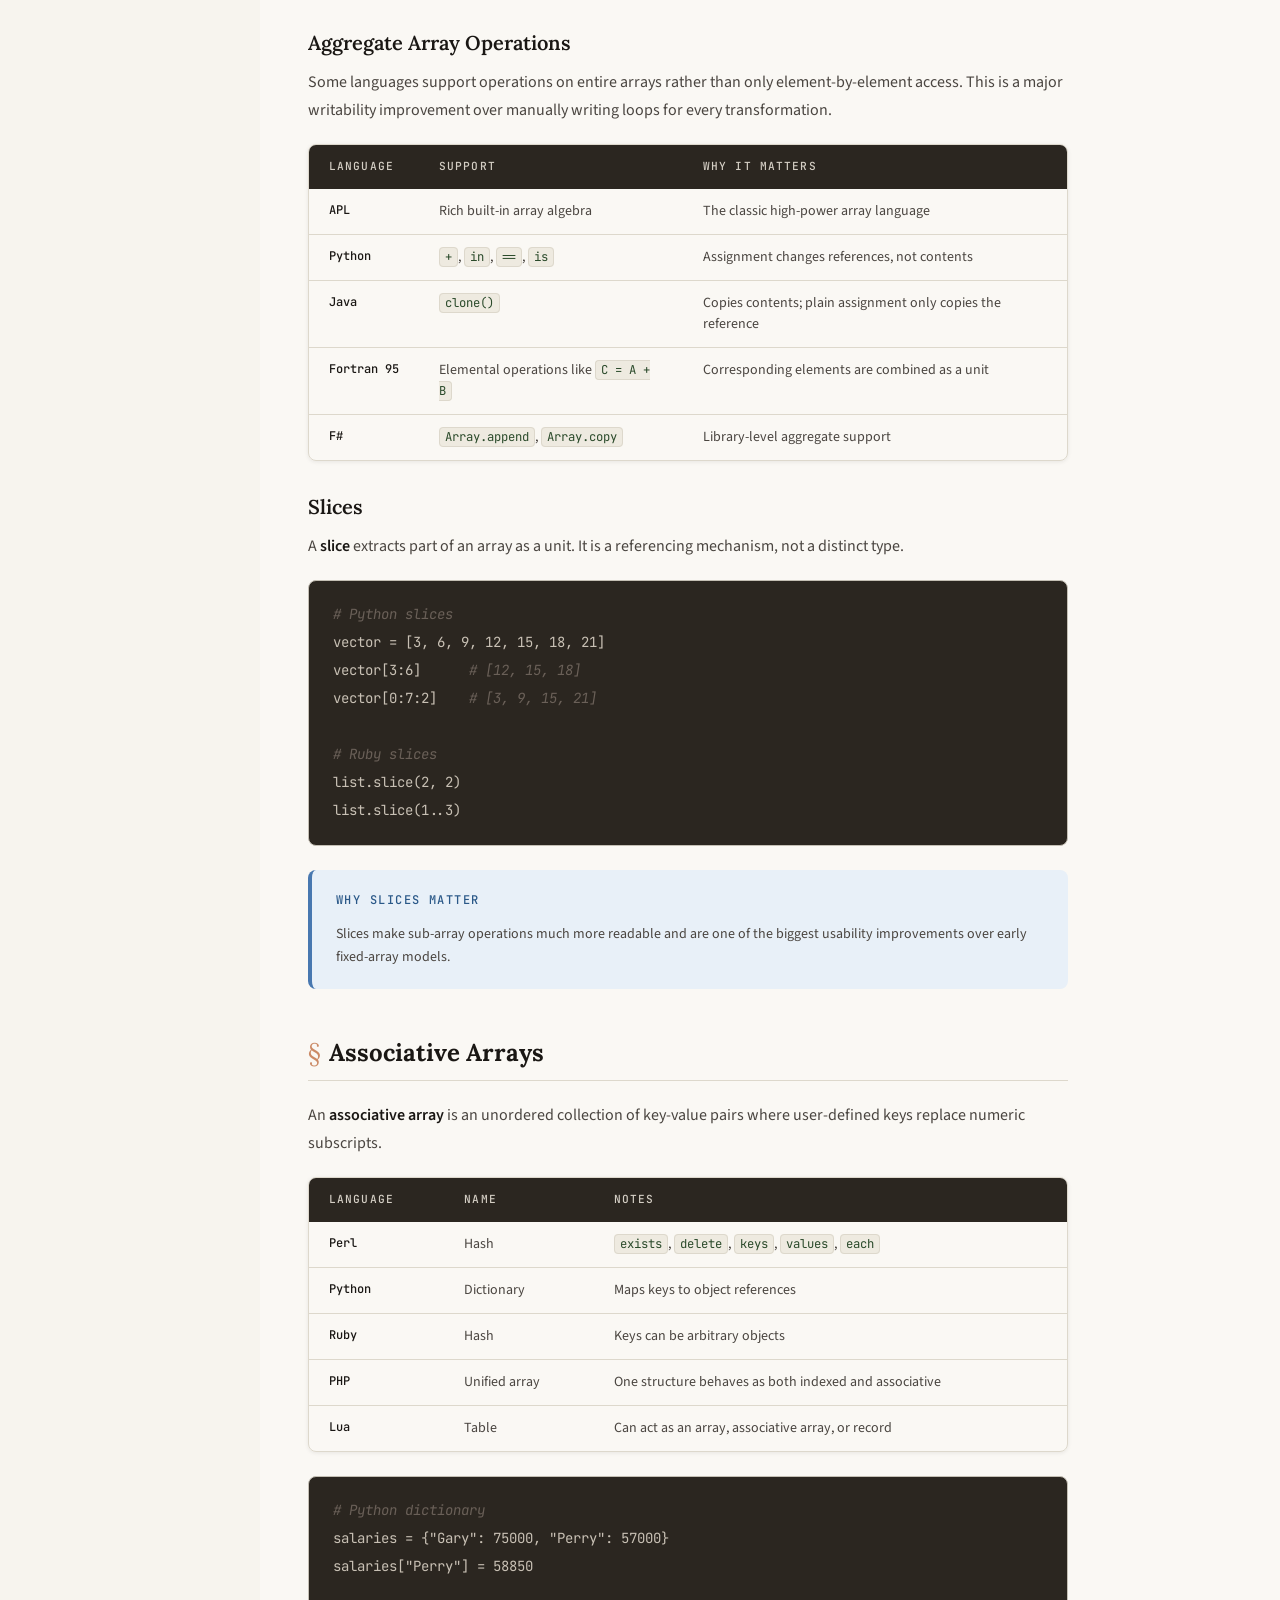
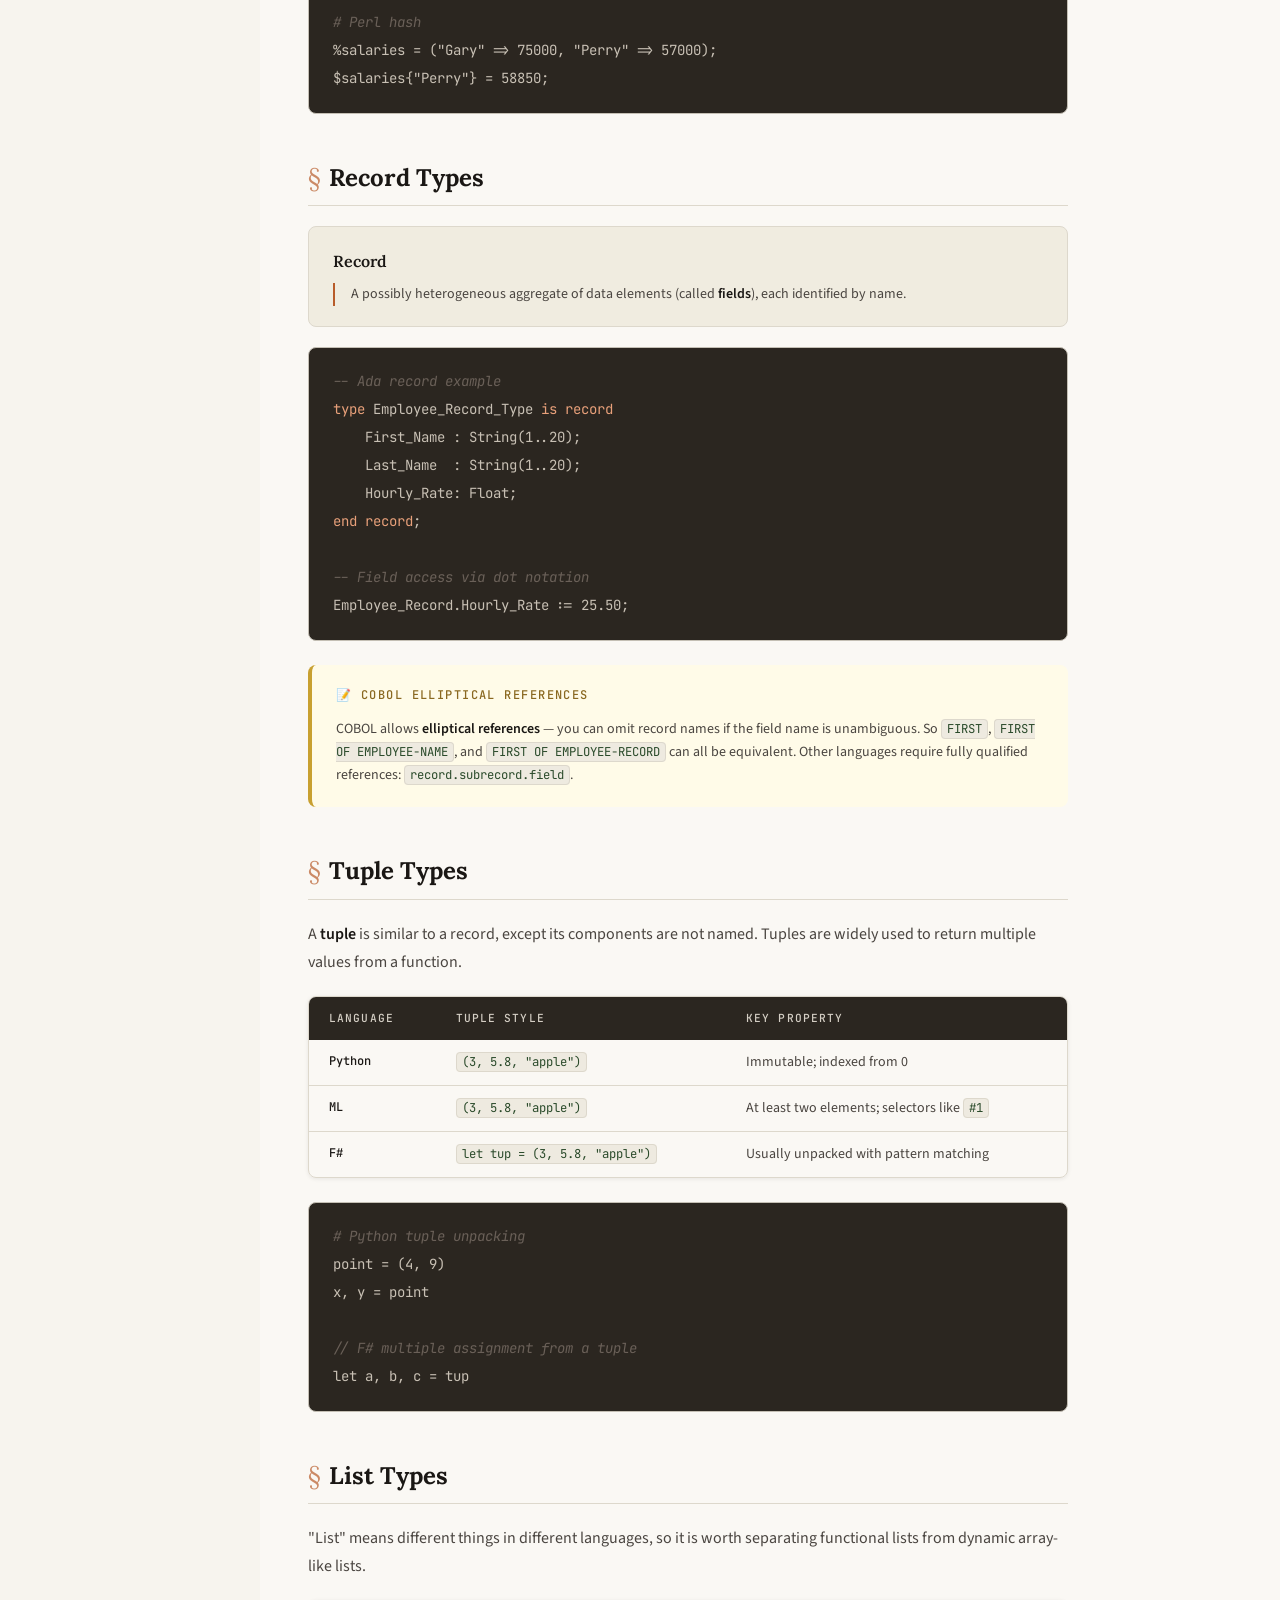
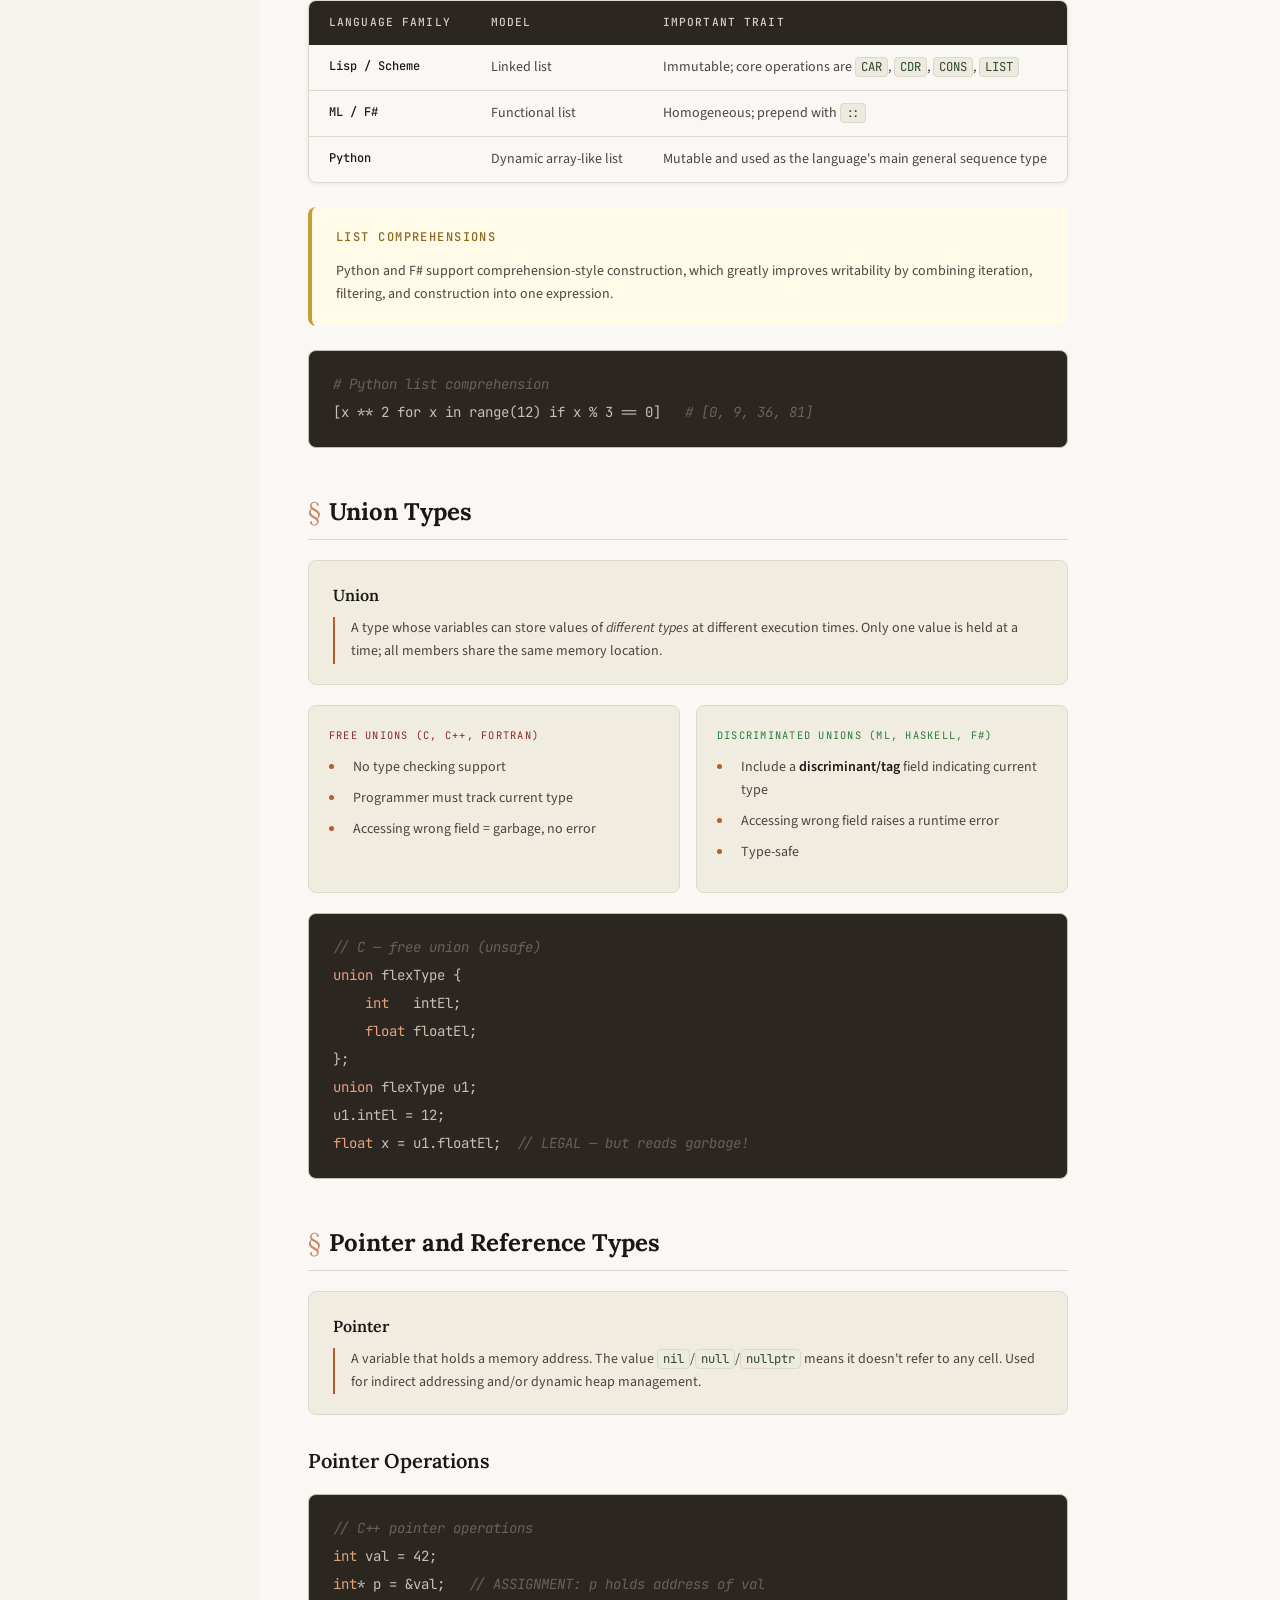
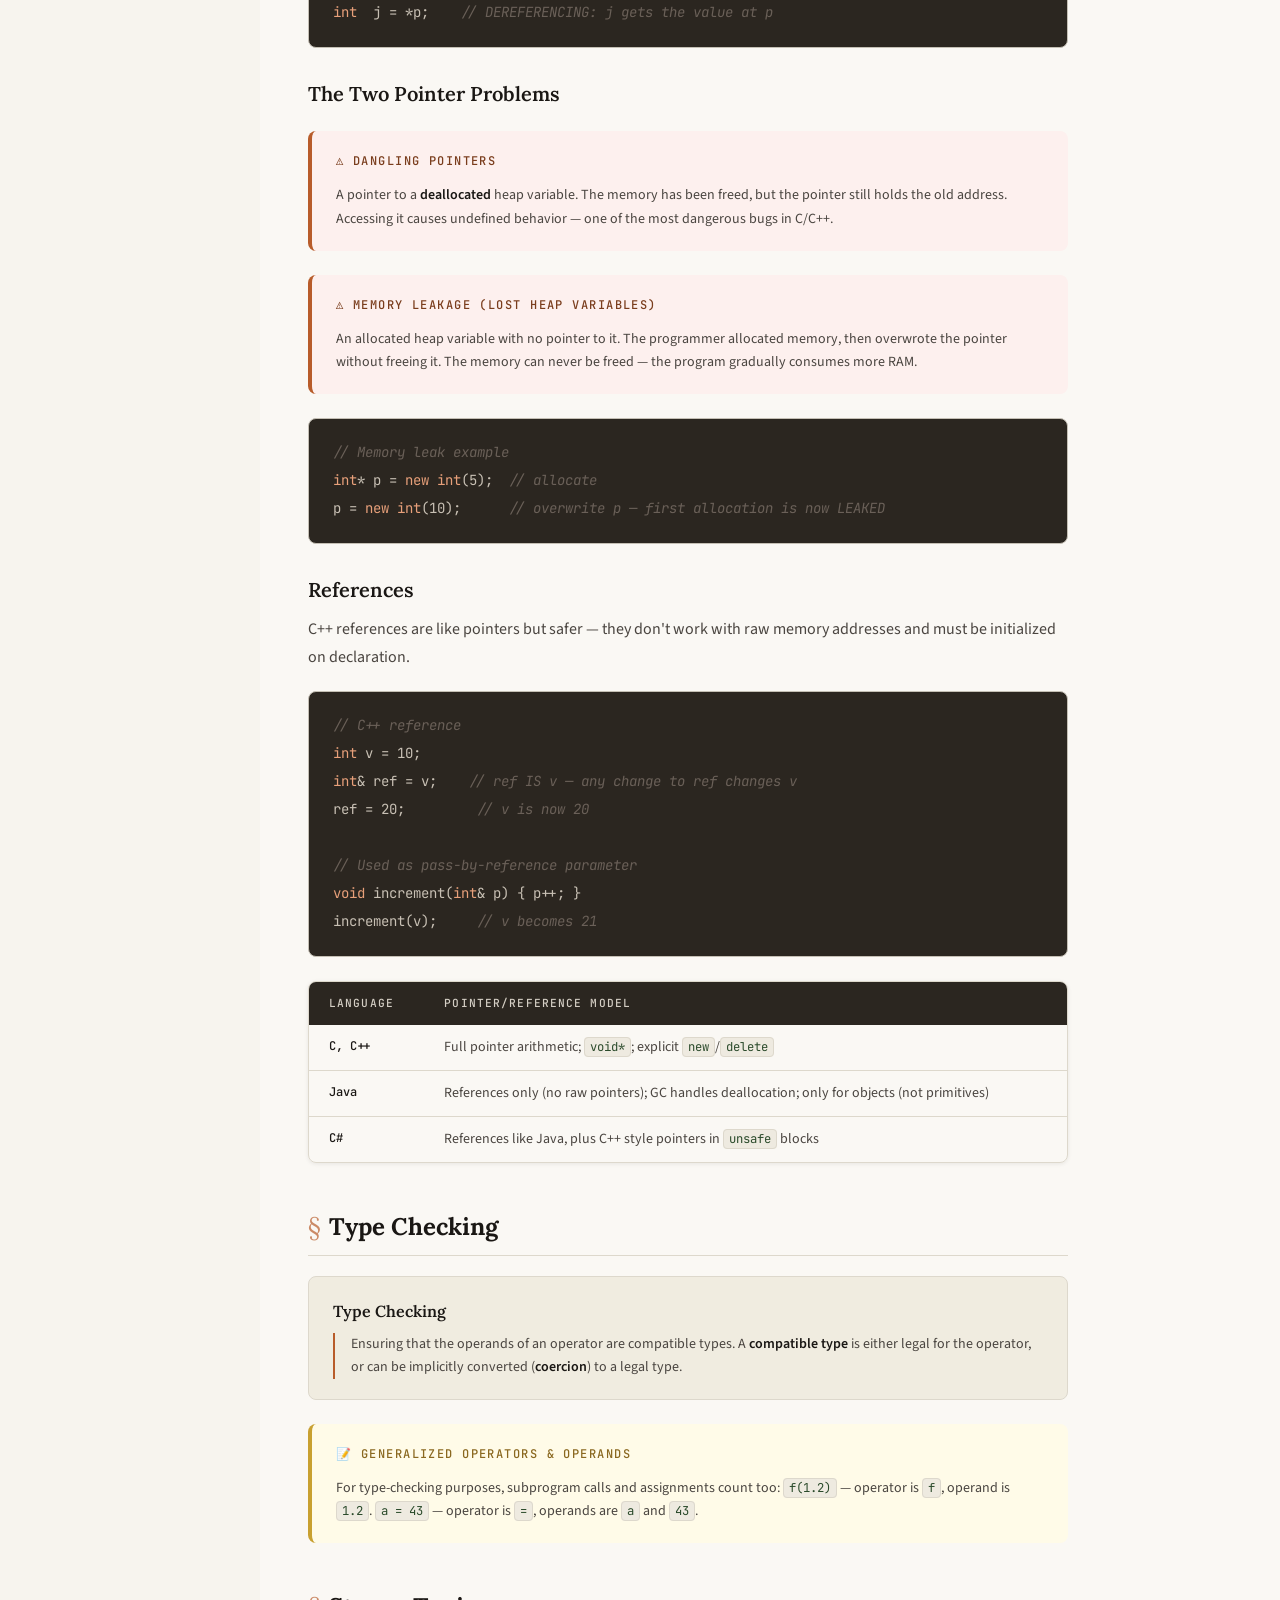
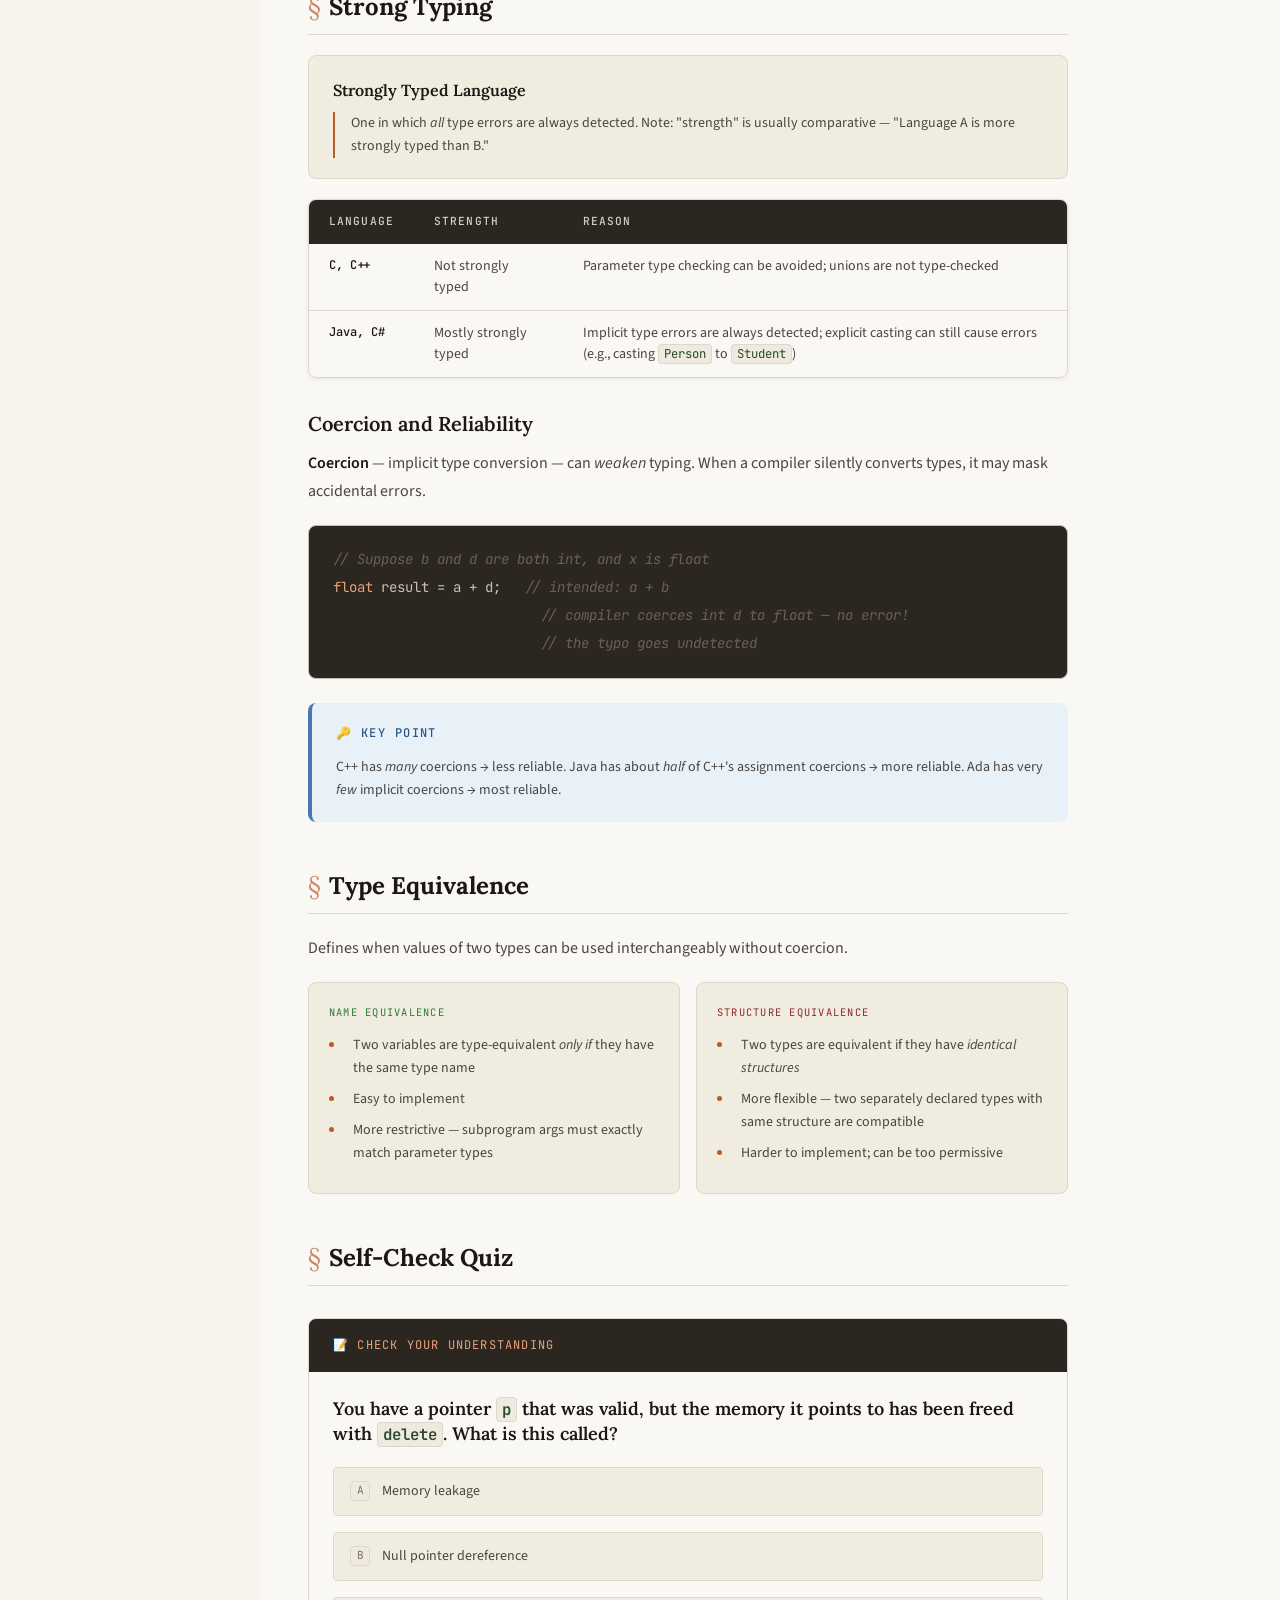
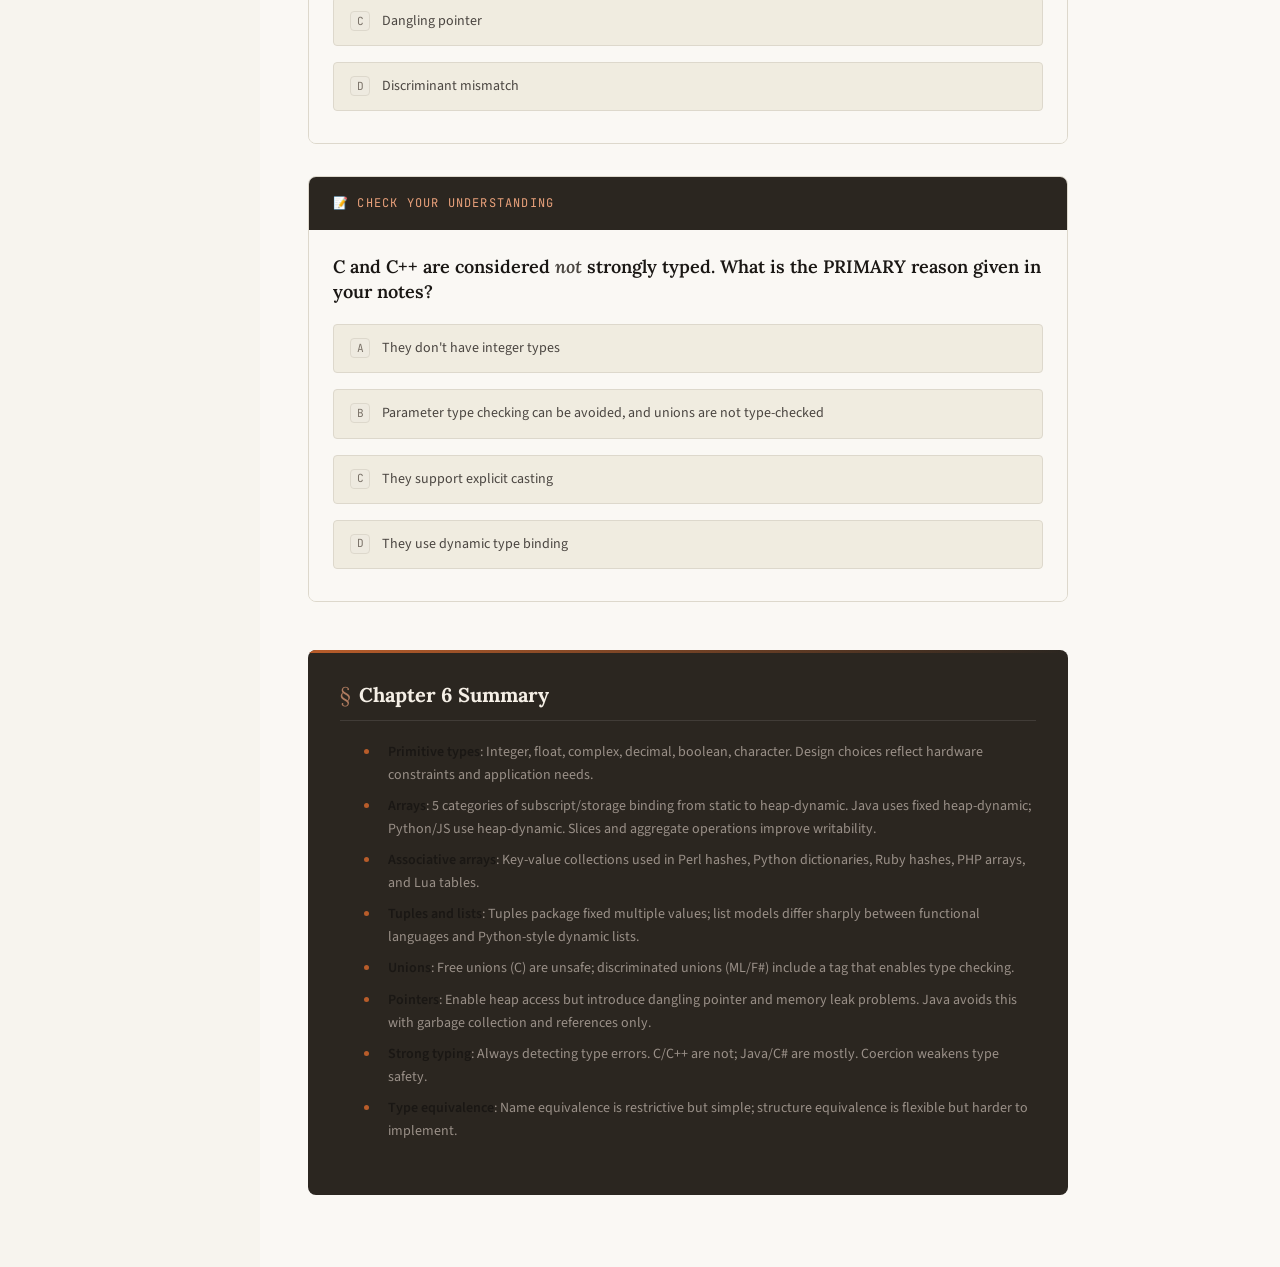
<file: chapter6.html>
<!DOCTYPE html>
<html lang="en" data-theme="light">
<head>
  <meta charset="UTF-8" />
  <meta name="viewport" content="width=device-width, initial-scale=1.0" />
  <title>Chapter 6 — Data Types</title>
  <link rel="stylesheet" href="styles.css" />
</head>
<body>
<div class="layout">

  <button class="menu-toggle" aria-label="Open menu">☰</button>
  <div class="sidebar-overlay"></div>

  <!-- ═══════════════ SIDEBAR ═══════════════ -->
  <aside class="sidebar">
    <div class="sidebar-brand">
      <span class="course-label">COS 301 · Concepts of PL</span>
      <h1>Programming Language Concepts</h1>
    </div>

    <nav class="sidebar-nav">
      <span class="nav-section-label">Overview</span>
      <a href="index.html"><span class="nav-chapter">00</span> Home &amp; Topics</a>

      <span class="nav-section-label">Chapters</span>
      <a href="chapter5.html"><span class="nav-chapter">05</span> Names, Bindings &amp; Scopes</a>
      <a href="chapter6.html" class="active"><span class="nav-chapter">06</span> Data Types</a>
      <a href="chapter16.html"><span class="nav-chapter">16</span> Logic Programming</a>

      <span class="nav-section-label">Practical</span>
      <a href="prolog-practical.html"><span class="nav-chapter">P3</span> Prolog in Practice</a>
      <a href="prolog-list-patterns.html"><span class="nav-chapter">P4</span> List Patterns</a>

      <span class="nav-section-label">Assessment</span>
      <a href="semester-tests.html"><span class="nav-chapter">ST2</span> Semester Test 2</a>
    </nav>

    <div class="sidebar-toc">
      <span class="sidebar-toc-title">On this page</span>
      <a href="#primitive">Primitive Types</a>
      <a href="#strings">String Types</a>
      <a href="#arrays">Array Types</a>
      <a href="#associative">Associative Arrays</a>
      <a href="#records">Record Types</a>
      <a href="#tuples">Tuple Types</a>
      <a href="#list-types">List Types</a>
      <a href="#unions">Union Types</a>
      <a href="#pointers">Pointers &amp; References</a>
      <a href="#type-checking">Type Checking</a>
      <a href="#strong-typing">Strong Typing</a>
      <a href="#equivalence">Type Equivalence</a>
    </div>

    <div class="sidebar-footer">
      <button class="theme-toggle">
        <span class="toggle-icon">☾</span>
        <span class="toggle-label">Dark mode</span>
      </button>
    </div>
  </aside>

  <!-- ═══════════════ MAIN ═══════════════ -->
  <main class="main">
    <div class="reading-progress"><div class="reading-progress-bar"></div></div>

    <div class="breadcrumb">
      <a href="index.html">Home</a>
      <span>›</span> Chapter 6
    </div>

    <header class="page-header">
      <span class="chapter-tag">Chapter 6</span>
      <h1>Data Types</h1>
      <p class="subtitle">
        What data types are, how they're designed across languages, and the
        trade-offs between type safety, flexibility, and performance.
      </p>
      <div class="topic-pills">
        <span class="pill">Primitive Types</span>
        <span class="pill">Arrays</span>
        <span class="pill">Records</span>
        <span class="pill">Unions</span>
        <span class="pill">Pointers</span>
        <span class="pill">Type Checking</span>
        <span class="pill">Strong Typing</span>
        <span class="pill">Coercion</span>
      </div>
    </header>

    <article class="article">

      <dl class="definition">
        <dt>Data Type</dt>
        <dd>A collection of data values with a range of values, a way to store them in memory, and a set of predefined operations on those values.</dd>
      </dl>

      <!-- ─── PRIMITIVE TYPES ──────────────────────── -->
      <h2 id="primitive">Primitive Data Types</h2>
      <p>Primitive types are not defined in terms of other types. Some are direct hardware reflections; others require a little non-hardware support.</p>

      <div class="collapsible open">
        <button class="collapsible-header">
          <span><span class="ch-badge">TYPE</span><span class="ch-title">Integer</span></span>
          <span class="collapsible-arrow">▾</span>
        </button>
        <div class="collapsible-body">
          <p>May be as many as 8 different sizes. Java's signed integers:</p>
          <div class="table-wrapper">
            <table>
              <thead><tr><th>Type</th><th>Size</th><th>Range</th></tr></thead>
              <tbody>
                <tr><td>byte</td><td>8-bit</td><td>−128 to 127</td></tr>
                <tr><td>short</td><td>16-bit</td><td>−32,768 to 32,767</td></tr>
                <tr><td>int</td><td>32-bit</td><td>~−2.1B to 2.1B</td></tr>
                <tr><td>long</td><td>64-bit</td><td>~−9.2Q to 9.2Q</td></tr>
              </tbody>
            </table>
          </div>
        </div>
      </div>

      <div class="collapsible">
        <button class="collapsible-header">
          <span><span class="ch-badge">TYPE</span><span class="ch-title">Floating Point</span></span>
          <span class="collapsible-arrow">▾</span>
        </button>
        <div class="collapsible-body">
          <p>Models real numbers as approximations. Scientific languages offer at least <code>float</code> and <code>double</code>. Most use <strong>IEEE 754</strong>.</p>
          <ul>
            <li><strong>Precision</strong>: Accuracy of the fractional part</li>
            <li><strong>Range</strong>: Min/max representable value</li>
          </ul>
          <div class="callout warning">
            <div class="callout-label">⚠ Important</div>
            <p>Floating point values are <em>approximations</em>. <code>0.1 + 0.2 ≠ 0.3</code> in most languages due to binary representation.</p>
          </div>
        </div>
      </div>

      <div class="collapsible">
        <button class="collapsible-header">
          <span><span class="ch-badge">TYPE</span><span class="ch-title">Decimal</span></span>
          <span class="collapsible-arrow">▾</span>
        </button>
        <div class="collapsible-body">
          <p>Stores a fixed number of decimal digits using Binary Coded Decimal (BCD). Used in COBOL; C# provides a <code>decimal</code> type.</p>
          <div class="compare-grid">
            <div class="compare-card">
              <div class="cc-label advantage">✓ Advantage</div>
              <ul><li>Exact decimal arithmetic — essential for financial computations</li></ul>
            </div>
            <div class="compare-card">
              <div class="cc-label disadvantage">✗ Disadvantages</div>
              <ul><li>Wastes memory (BCD is inefficient)</li><li>Limited range</li></ul>
            </div>
          </div>
        </div>
      </div>

      <div class="collapsible">
        <button class="collapsible-header">
          <span><span class="ch-badge">TYPE</span><span class="ch-title">Boolean &amp; Character</span></span>
          <span class="collapsible-arrow">▾</span>
        </button>
        <div class="collapsible-body">
          <p><strong>Boolean</strong>: Two-element range (true/false). Could be a single bit but addressing limitations mean bytes are usually used. Improves readability over using ints.</p>
          <p><strong>Character</strong>: Stored as numeric codings:</p>
          <ul>
            <li><strong>ASCII</strong>: 7-bit, 128 characters</li>
            <li><strong>Unicode UCS-2</strong>: 16-bit, most natural languages</li>
            <li><strong>Unicode UCS-4 / UTF-32</strong>: 32-bit, used in Java and C#</li>
          </ul>
        </div>
      </div>

      <!-- ─── STRING TYPES ────────────────────────── -->
      <h2 id="strings">Character String Types</h2>

      <p>Design questions: Is a string a <em>primitive</em> type or just a special array? Is its length static or dynamic?</p>

      <div class="table-wrapper">
        <table>
          <thead>
            <tr><th>Language</th><th>Approach</th><th>Length Model</th></tr>
          </thead>
          <tbody>
            <tr><td>C, C++</td><td>Not a primitive; use <code>char</code> arrays + library</td><td>Limited dynamic (null terminator)</td></tr>
            <tr><td>Fortran, Python</td><td>Primitive type</td><td>Static / Dynamic</td></tr>
            <tr><td>Java</td><td><code>String</code> class (primitive-like); <code>StringBuffer</code> mutable</td><td>Static length (immutable)</td></tr>
            <tr><td>Perl, JavaScript</td><td>Primitive-like</td><td>Fully dynamic</td></tr>
            <tr><td>COBOL</td><td>Fixed-length strings</td><td>Static</td></tr>
          </tbody>
        </table>
      </div>

      <!-- ─── ARRAY TYPES ──────────────────────────── -->
      <h2 id="arrays">Array Types</h2>

      <dl class="definition">
        <dt>Array</dt>
        <dd>An aggregate of homogeneous data elements where individual elements are identified by their position relative to the first element. Indexing is a mapping: indices → elements.</dd>
      </dl>

      <h3>Array Subscript Binding Categories</h3>

      <div class="table-wrapper">
        <table>
          <thead>
            <tr><th>Category</th><th>Range Binding</th><th>Storage Binding</th><th>Example</th></tr>
          </thead>
          <tbody>
            <tr><td>Static</td><td>Static</td><td>Static</td><td>C/C++ <code>static</code> array</td></tr>
            <tr><td>Fixed stack-dynamic</td><td>Static</td><td>At declaration elaboration</td><td>Normal C local array</td></tr>
            <tr><td>Stack-dynamic</td><td>Dynamic (fixed after bind)</td><td>Dynamic</td><td>Ada arrays</td></tr>
            <tr><td>Fixed heap-dynamic</td><td>Dynamic (fixed after bind)</td><td>Heap, explicit</td><td>C++ <code>new int[n]</code></td></tr>
            <tr><td>Heap-dynamic</td><td>Dynamic (can change)</td><td>Heap, grows/shrinks</td><td>Python list, JS array</td></tr>
          </tbody>
        </table>
      </div>

      <h3>Index Range Checking</h3>
      <div class="table-wrapper">
        <table>
          <thead><tr><th>Language</th><th>Range Check?</th></tr></thead>
          <tbody>
            <tr><td>C, C++, Perl, Fortran</td><td>❌ No range checking — undefined behavior on out-of-bounds</td></tr>
            <tr><td>Java, ML, C#</td><td>✅ Runtime range checking — throws exception</td></tr>
          </tbody>
        </table>
      </div>

      <pre><code><span class="cm">// C++ — fixed heap-dynamic array</span>
<span class="kw">int</span>* p = <span class="kw">new int</span>[size];   <span class="cm">// size known at runtime</span>
<span class="cm">// ... use p ...</span>
<span class="kw">delete</span>[] p;               <span class="cm">// must manually free</span>

<span class="cm">// Java — all arrays are fixed heap-dynamic</span>
<span class="kw">int</span>[] arr = <span class="kw">new int</span>[size]; <span class="cm">// range checked at access</span></code></pre>

      <h3>Rectangular vs Jagged Arrays</h3>
      <div class="compare-grid">
        <div class="compare-card">
          <div class="cc-label advantage">Rectangular Array</div>
          <ul>
            <li>All rows same length</li>
            <li>True 2D structure</li>
            <li>Used in Fortran, Ada</li>
            <li>C#, F# support via <code>int[,]</code></li>
          </ul>
        </div>
        <div class="compare-card">
          <div class="cc-label disadvantage">Jagged (Ragged) Array</div>
          <ul>
            <li>Rows can have varying lengths</li>
            <li>Array of arrays</li>
            <li>C, C++, Java use this model</li>
            <li>More flexible but less cache-friendly</li>
          </ul>
        </div>
      </div>

      <!-- ─── RECORDS ──────────────────────────────── -->
      <h3>Aggregate Array Operations</h3>
      <p>
        Some languages support operations on entire arrays rather than only element-by-element access.
        This is a major writability improvement over manually writing loops for every transformation.
      </p>

      <div class="table-wrapper">
        <table>
          <thead><tr><th>Language</th><th>Support</th><th>Why it matters</th></tr></thead>
          <tbody>
            <tr><td>APL</td><td>Rich built-in array algebra</td><td>The classic high-power array language</td></tr>
            <tr><td>Python</td><td><code>+</code>, <code>in</code>, <code>==</code>, <code>is</code></td><td>Assignment changes references, not contents</td></tr>
            <tr><td>Java</td><td><code>clone()</code></td><td>Copies contents; plain assignment only copies the reference</td></tr>
            <tr><td>Fortran 95</td><td>Elemental operations like <code>C = A + B</code></td><td>Corresponding elements are combined as a unit</td></tr>
            <tr><td>F#</td><td><code>Array.append</code>, <code>Array.copy</code></td><td>Library-level aggregate support</td></tr>
          </tbody>
        </table>
      </div>

      <h3>Slices</h3>
      <p>
        A <strong>slice</strong> extracts part of an array as a unit. It is a referencing mechanism, not a distinct type.
      </p>

      <pre><code><span class="cm"># Python slices</span>
vector = [3, 6, 9, 12, 15, 18, 21]
vector[3:6]      <span class="cm"># [12, 15, 18]</span>
vector[0:7:2]    <span class="cm"># [3, 9, 15, 21]</span>

<span class="cm"># Ruby slices</span>
list.slice(2, 2)
list.slice(1..3)</code></pre>

      <div class="callout key">
        <div class="callout-label">Why Slices Matter</div>
        <p>
          Slices make sub-array operations much more readable and are one of the biggest usability improvements over early fixed-array models.
        </p>
      </div>

      <h2 id="associative">Associative Arrays</h2>
      <p>
        An <strong>associative array</strong> is an unordered collection of key-value pairs where user-defined keys replace numeric subscripts.
      </p>

      <div class="table-wrapper">
        <table>
          <thead><tr><th>Language</th><th>Name</th><th>Notes</th></tr></thead>
          <tbody>
            <tr><td>Perl</td><td>Hash</td><td><code>exists</code>, <code>delete</code>, <code>keys</code>, <code>values</code>, <code>each</code></td></tr>
            <tr><td>Python</td><td>Dictionary</td><td>Maps keys to object references</td></tr>
            <tr><td>Ruby</td><td>Hash</td><td>Keys can be arbitrary objects</td></tr>
            <tr><td>PHP</td><td>Unified array</td><td>One structure behaves as both indexed and associative</td></tr>
            <tr><td>Lua</td><td>Table</td><td>Can act as an array, associative array, or record</td></tr>
          </tbody>
        </table>
      </div>

      <pre><code><span class="cm"># Python dictionary</span>
salaries = {"Gary": 75000, "Perry": 57000}
salaries["Perry"] = 58850

<span class="cm"># Perl hash</span>
%salaries = ("Gary" =&gt; 75000, "Perry" =&gt; 57000);
$salaries{"Perry"} = 58850;</code></pre>

      <h2 id="records">Record Types</h2>

      <dl class="definition">
        <dt>Record</dt>
        <dd>A possibly heterogeneous aggregate of data elements (called <strong>fields</strong>), each identified by name.</dd>
      </dl>

      <pre><code><span class="cm">-- Ada record example</span>
<span class="kw">type</span> Employee_Record_Type <span class="kw">is record</span>
    First_Name : String(1..20);
    Last_Name  : String(1..20);
    Hourly_Rate: Float;
<span class="kw">end record</span>;

<span class="cm">-- Field access via dot notation</span>
Employee_Record.Hourly_Rate := 25.50;</code></pre>

      <div class="callout note">
        <div class="callout-label">📝 COBOL Elliptical References</div>
        <p>
          COBOL allows <strong>elliptical references</strong> — you can omit record names if the field name is unambiguous. So <code>FIRST</code>, <code>FIRST OF EMPLOYEE-NAME</code>, and <code>FIRST OF EMPLOYEE-RECORD</code> can all be equivalent.
          Other languages require fully qualified references: <code>record.subrecord.field</code>.
        </p>
      </div>

      <!-- ─── UNIONS ───────────────────────────────── -->
      <h2 id="tuples">Tuple Types</h2>
      <p>
        A <strong>tuple</strong> is similar to a record, except its components are not named.
        Tuples are widely used to return multiple values from a function.
      </p>

      <div class="table-wrapper">
        <table>
          <thead><tr><th>Language</th><th>Tuple Style</th><th>Key Property</th></tr></thead>
          <tbody>
            <tr><td>Python</td><td><code>(3, 5.8, "apple")</code></td><td>Immutable; indexed from 0</td></tr>
            <tr><td>ML</td><td><code>(3, 5.8, "apple")</code></td><td>At least two elements; selectors like <code>#1</code></td></tr>
            <tr><td>F#</td><td><code>let tup = (3, 5.8, "apple")</code></td><td>Usually unpacked with pattern matching</td></tr>
          </tbody>
        </table>
      </div>

      <pre><code><span class="cm"># Python tuple unpacking</span>
point = (4, 9)
x, y = point

<span class="cm">// F# multiple assignment from a tuple</span>
let a, b, c = tup</code></pre>

      <h2 id="list-types">List Types</h2>
      <p>
        "List" means different things in different languages, so it is worth separating functional lists from dynamic array-like lists.
      </p>

      <div class="table-wrapper">
        <table>
          <thead><tr><th>Language Family</th><th>Model</th><th>Important Trait</th></tr></thead>
          <tbody>
            <tr><td>Lisp / Scheme</td><td>Linked list</td><td>Immutable; core operations are <code>CAR</code>, <code>CDR</code>, <code>CONS</code>, <code>LIST</code></td></tr>
            <tr><td>ML / F#</td><td>Functional list</td><td>Homogeneous; prepend with <code>::</code></td></tr>
            <tr><td>Python</td><td>Dynamic array-like list</td><td>Mutable and used as the language's main general sequence type</td></tr>
          </tbody>
        </table>
      </div>

      <div class="callout note">
        <div class="callout-label">List Comprehensions</div>
        <p>
          Python and F# support comprehension-style construction, which greatly improves writability by combining iteration, filtering, and construction into one expression.
        </p>
      </div>

      <pre><code><span class="cm"># Python list comprehension</span>
[x ** 2 for x in range(12) if x % 3 == 0]   <span class="cm"># [0, 9, 36, 81]</span></code></pre>

      <h2 id="unions">Union Types</h2>

      <dl class="definition">
        <dt>Union</dt>
        <dd>A type whose variables can store values of <em>different types</em> at different execution times. Only one value is held at a time; all members share the same memory location.</dd>
      </dl>

      <div class="compare-grid">
        <div class="compare-card">
          <div class="cc-label disadvantage">Free Unions (C, C++, Fortran)</div>
          <ul>
            <li>No type checking support</li>
            <li>Programmer must track current type</li>
            <li>Accessing wrong field = garbage, no error</li>
          </ul>
        </div>
        <div class="compare-card">
          <div class="cc-label advantage">Discriminated Unions (ML, Haskell, F#)</div>
          <ul>
            <li>Include a <strong>discriminant/tag</strong> field indicating current type</li>
            <li>Accessing wrong field raises a runtime error</li>
            <li>Type-safe</li>
          </ul>
        </div>
      </div>

      <pre><code><span class="cm">// C — free union (unsafe)</span>
<span class="kw">union</span> flexType {
    <span class="kw">int</span>   intEl;
    <span class="kw">float</span> floatEl;
};
<span class="kw">union</span> flexType u1;
u1.intEl = 12;
<span class="kw">float</span> x = u1.floatEl;  <span class="cm">// LEGAL — but reads garbage!</span></code></pre>

      <!-- ─── POINTERS ──────────────────────────────── -->
      <h2 id="pointers">Pointer and Reference Types</h2>

      <dl class="definition">
        <dt>Pointer</dt>
        <dd>A variable that holds a memory address. The value <code>nil</code>/<code>null</code>/<code>nullptr</code> means it doesn't refer to any cell. Used for indirect addressing and/or dynamic heap management.</dd>
      </dl>

      <h3>Pointer Operations</h3>
      <pre><code><span class="cm">// C++ pointer operations</span>
<span class="kw">int</span> val = 42;
<span class="kw">int</span>* p = &amp;val;   <span class="cm">// ASSIGNMENT: p holds address of val</span>
<span class="kw">int</span>  j = *p;    <span class="cm">// DEREFERENCING: j gets the value at p</span></code></pre>

      <h3>The Two Pointer Problems</h3>

      <div class="callout warning">
        <div class="callout-label">⚠ Dangling Pointers</div>
        <p>
          A pointer to a <strong>deallocated</strong> heap variable. The memory has been freed, but the pointer still holds the old address. Accessing it causes undefined behavior — one of the most dangerous bugs in C/C++.
        </p>
      </div>

      <div class="callout warning">
        <div class="callout-label">⚠ Memory Leakage (Lost Heap Variables)</div>
        <p>
          An allocated heap variable with no pointer to it. The programmer allocated memory, then overwrote the pointer without freeing it. The memory can never be freed — the program gradually consumes more RAM.
        </p>
      </div>

      <pre><code><span class="cm">// Memory leak example</span>
<span class="kw">int</span>* p = <span class="kw">new int</span>(5);  <span class="cm">// allocate</span>
p = <span class="kw">new int</span>(10);      <span class="cm">// overwrite p — first allocation is now LEAKED</span></code></pre>

      <h3>References</h3>
      <p>C++ references are like pointers but safer — they don't work with raw memory addresses and must be initialized on declaration.</p>

      <pre><code><span class="cm">// C++ reference</span>
<span class="kw">int</span> v = 10;
<span class="kw">int</span>&amp; ref = v;    <span class="cm">// ref IS v — any change to ref changes v</span>
ref = 20;         <span class="cm">// v is now 20</span>

<span class="cm">// Used as pass-by-reference parameter</span>
<span class="kw">void</span> increment(<span class="kw">int</span>&amp; p) { p++; }
increment(v);     <span class="cm">// v becomes 21</span></code></pre>

      <div class="table-wrapper">
        <table>
          <thead><tr><th>Language</th><th>Pointer/Reference Model</th></tr></thead>
          <tbody>
            <tr><td>C, C++</td><td>Full pointer arithmetic; <code>void*</code>; explicit <code>new</code>/<code>delete</code></td></tr>
            <tr><td>Java</td><td>References only (no raw pointers); GC handles deallocation; only for objects (not primitives)</td></tr>
            <tr><td>C#</td><td>References like Java, plus C++ style pointers in <code>unsafe</code> blocks</td></tr>
          </tbody>
        </table>
      </div>

      <!-- ─── TYPE CHECKING ────────────────────────── -->
      <h2 id="type-checking">Type Checking</h2>

      <dl class="definition">
        <dt>Type Checking</dt>
        <dd>Ensuring that the operands of an operator are compatible types. A <strong>compatible type</strong> is either legal for the operator, or can be implicitly converted (<strong>coercion</strong>) to a legal type.</dd>
      </dl>

      <div class="callout note">
        <div class="callout-label">📝 Generalized Operators &amp; Operands</div>
        <p>
          For type-checking purposes, subprogram calls and assignments count too:
          <code>f(1.2)</code> — operator is <code>f</code>, operand is <code>1.2</code>.
          <code>a = 43</code> — operator is <code>=</code>, operands are <code>a</code> and <code>43</code>.
        </p>
      </div>

      <!-- ─── STRONG TYPING ────────────────────────── -->
      <h2 id="strong-typing">Strong Typing</h2>

      <dl class="definition">
        <dt>Strongly Typed Language</dt>
        <dd>One in which <em>all</em> type errors are always detected. Note: "strength" is usually comparative — "Language A is more strongly typed than B."</dd>
      </dl>

      <div class="table-wrapper">
        <table>
          <thead><tr><th>Language</th><th>Strength</th><th>Reason</th></tr></thead>
          <tbody>
            <tr><td>C, C++</td><td>Not strongly typed</td><td>Parameter type checking can be avoided; unions are not type-checked</td></tr>
            <tr><td>Java, C#</td><td>Mostly strongly typed</td><td>Implicit type errors are always detected; explicit casting can still cause errors (e.g., casting <code>Person</code> to <code>Student</code>)</td></tr>
          </tbody>
        </table>
      </div>

      <h3>Coercion and Reliability</h3>
      <p>
        <strong>Coercion</strong> — implicit type conversion — can <em>weaken</em> typing. When a compiler silently converts types, it may mask accidental errors.
      </p>

      <pre><code><span class="cm">// Suppose b and d are both int, and x is float</span>
<span class="kw">float</span> result = a + d;   <span class="cm">// intended: a + b</span>
                          <span class="cm">// compiler coerces int d to float — no error!</span>
                          <span class="cm">// the typo goes undetected</span></code></pre>

      <div class="callout key">
        <div class="callout-label">🔑 Key Point</div>
        <p>
          C++ has <em>many</em> coercions → less reliable. Java has about <em>half</em> of C++'s assignment coercions → more reliable. Ada has very <em>few</em> implicit coercions → most reliable.
        </p>
      </div>

      <!-- ─── TYPE EQUIVALENCE ──────────────────────── -->
      <h2 id="equivalence">Type Equivalence</h2>
      <p>Defines when values of two types can be used interchangeably without coercion.</p>

      <div class="compare-grid">
        <div class="compare-card">
          <div class="cc-label advantage">Name Equivalence</div>
          <ul>
            <li>Two variables are type-equivalent <em>only if</em> they have the same type name</li>
            <li>Easy to implement</li>
            <li>More restrictive — subprogram args must exactly match parameter types</li>
          </ul>
        </div>
        <div class="compare-card">
          <div class="cc-label disadvantage">Structure Equivalence</div>
          <ul>
            <li>Two types are equivalent if they have <em>identical structures</em></li>
            <li>More flexible — two separately declared types with same structure are compatible</li>
            <li>Harder to implement; can be too permissive</li>
          </ul>
        </div>
      </div>

      <!-- ─── QUIZ ──────────────────────────────────── -->
      <h2>Self-Check Quiz</h2>

      <div class="quiz">
        <div class="quiz-header">
          <span>📝 Check your understanding</span>
        </div>
        <div class="quiz-body">
          <p class="quiz-question">You have a pointer <code>p</code> that was valid, but the memory it points to has been freed with <code>delete</code>. What is this called?</p>
          <ul class="quiz-options">
            <li class="quiz-option" data-correct="false"
                data-feedback="Memory leakage is when allocated memory has no pointer to it — the memory is lost (not the pointer).">
              <span class="opt-key">A</span> Memory leakage
            </li>
            <li class="quiz-option" data-correct="false"
                data-feedback="Null dereference is accessing a null pointer. Here the pointer has a value — it just points to freed memory.">
              <span class="opt-key">B</span> Null pointer dereference
            </li>
            <li class="quiz-option" data-correct="true"
                data-feedback="✓ Correct! A dangling pointer points to memory that has already been deallocated. Accessing it causes undefined behavior.">
              <span class="opt-key">C</span> Dangling pointer
            </li>
            <li class="quiz-option" data-correct="false"
                data-feedback="A discriminant is the tag field in a discriminated union — unrelated to pointer lifetimes.">
              <span class="opt-key">D</span> Discriminant mismatch
            </li>
          </ul>
          <div class="quiz-feedback"></div>
          <button class="quiz-reset">↺ Reset</button>
        </div>
      </div>

      <div class="quiz">
        <div class="quiz-header">
          <span>📝 Check your understanding</span>
        </div>
        <div class="quiz-body">
          <p class="quiz-question">C and C++ are considered <em>not</em> strongly typed. What is the PRIMARY reason given in your notes?</p>
          <ul class="quiz-options">
            <li class="quiz-option" data-correct="false"
                data-feedback="C does have integer types like short, int, long — not the main issue here.">
              <span class="opt-key">A</span> They don't have integer types
            </li>
            <li class="quiz-option" data-correct="true"
                data-feedback="✓ Correct! Two reasons: (1) parameter type checking can be bypassed in pre-C99, and (2) unions are not type-checked — a value of the wrong type can be retrieved without error.">
              <span class="opt-key">B</span> Parameter type checking can be avoided, and unions are not type-checked
            </li>
            <li class="quiz-option" data-correct="false"
                data-feedback="C/C++ do support explicit casting, but that's a feature found in many languages and isn't the primary reason for being not strongly typed.">
              <span class="opt-key">C</span> They support explicit casting
            </li>
            <li class="quiz-option" data-correct="false"
                data-feedback="C/C++ do have static type binding — variable types are fixed at compile time.">
              <span class="opt-key">D</span> They use dynamic type binding
            </li>
          </ul>
          <div class="quiz-feedback"></div>
          <button class="quiz-reset">↺ Reset</button>
        </div>
      </div>

      <!-- ─── SUMMARY ──────────────────────────────── -->
      <div class="summary-box">
        <h2>Chapter 6 Summary</h2>
        <ul>
          <li><strong>Primitive types</strong>: Integer, float, complex, decimal, boolean, character. Design choices reflect hardware constraints and application needs.</li>
          <li><strong>Arrays</strong>: 5 categories of subscript/storage binding from static to heap-dynamic. Java uses fixed heap-dynamic; Python/JS use heap-dynamic. Slices and aggregate operations improve writability.</li>
          <li><strong>Associative arrays</strong>: Key-value collections used in Perl hashes, Python dictionaries, Ruby hashes, PHP arrays, and Lua tables.</li>
          <li><strong>Tuples and lists</strong>: Tuples package fixed multiple values; list models differ sharply between functional languages and Python-style dynamic lists.</li>
          <li><strong>Unions</strong>: Free unions (C) are unsafe; discriminated unions (ML/F#) include a tag that enables type checking.</li>
          <li><strong>Pointers</strong>: Enable heap access but introduce dangling pointer and memory leak problems. Java avoids this with garbage collection and references only.</li>
          <li><strong>Strong typing</strong>: Always detecting type errors. C/C++ are not; Java/C# are mostly. Coercion weakens type safety.</li>
          <li><strong>Type equivalence</strong>: Name equivalence is restrictive but simple; structure equivalence is flexible but harder to implement.</li>
        </ul>
      </div>

    </article>
  </main>
</div>
<script src="study-notes.js"></script>
</body>
</html>
</file>
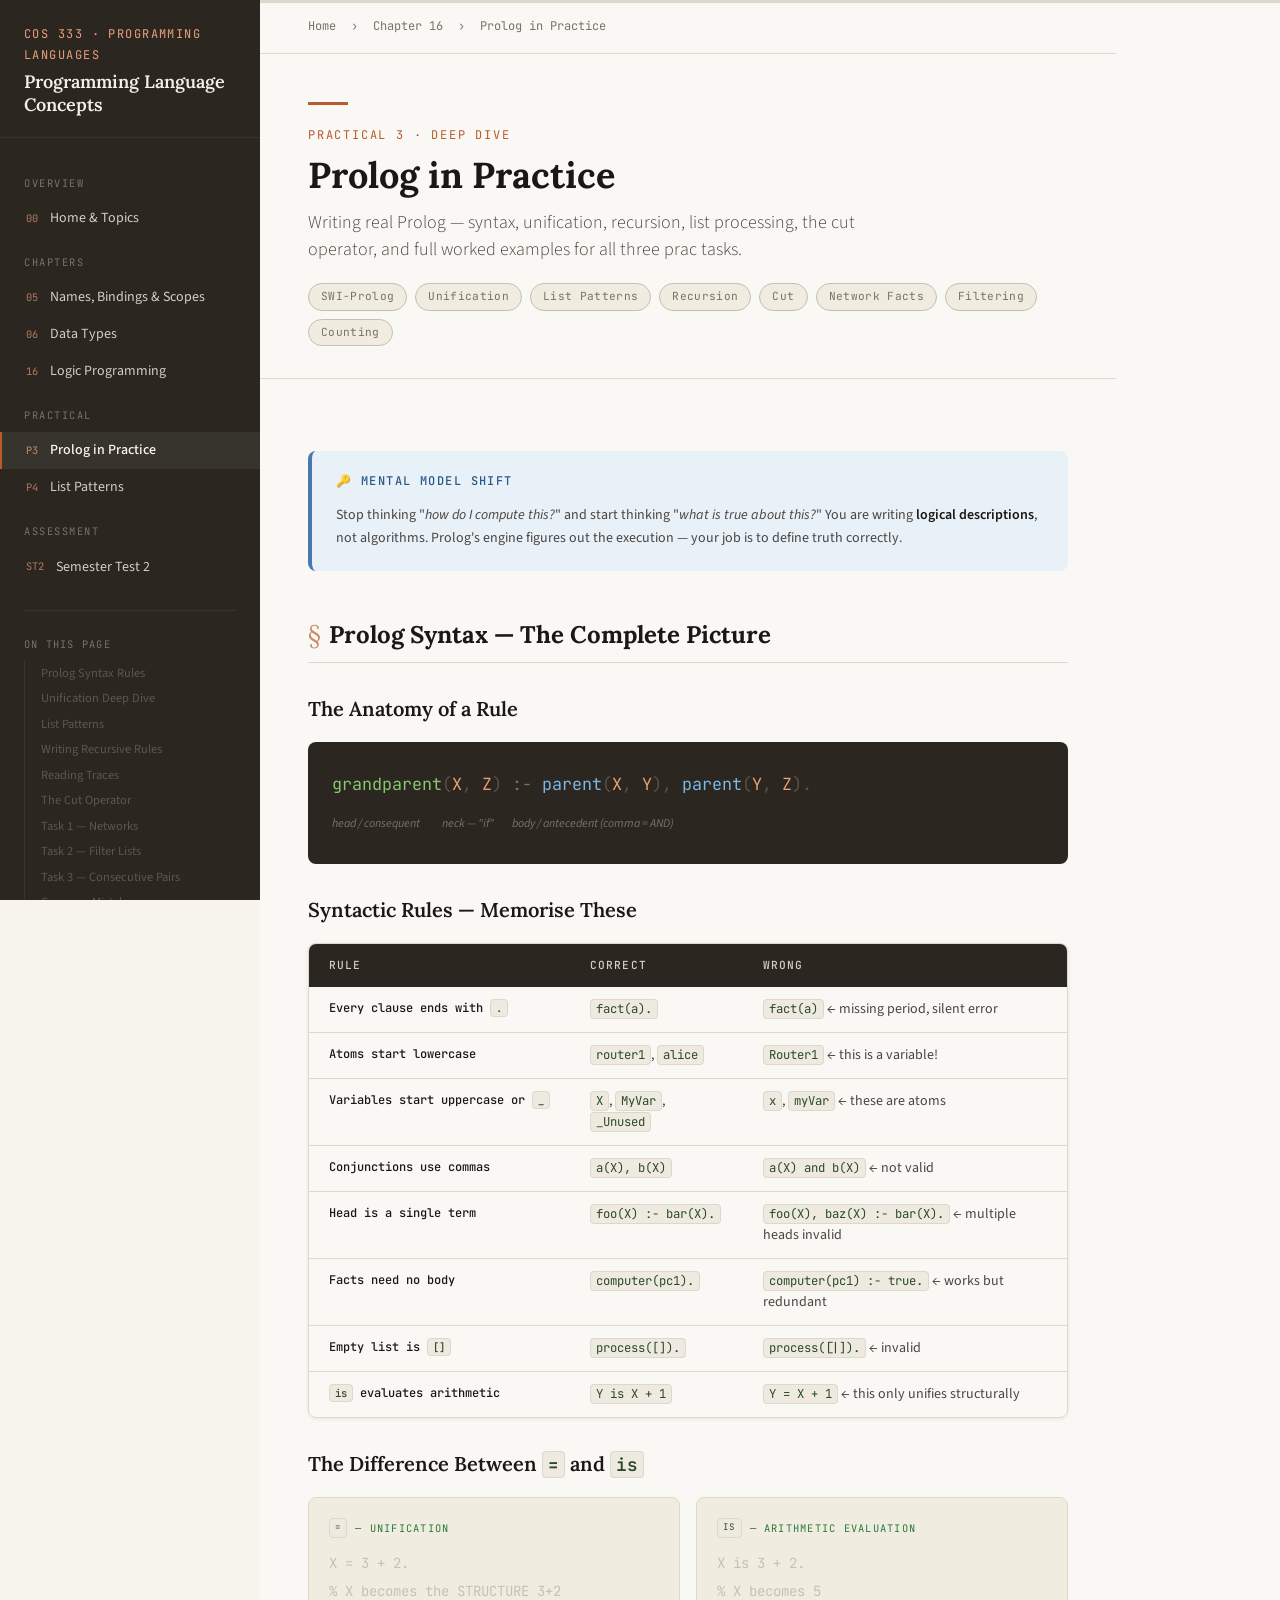
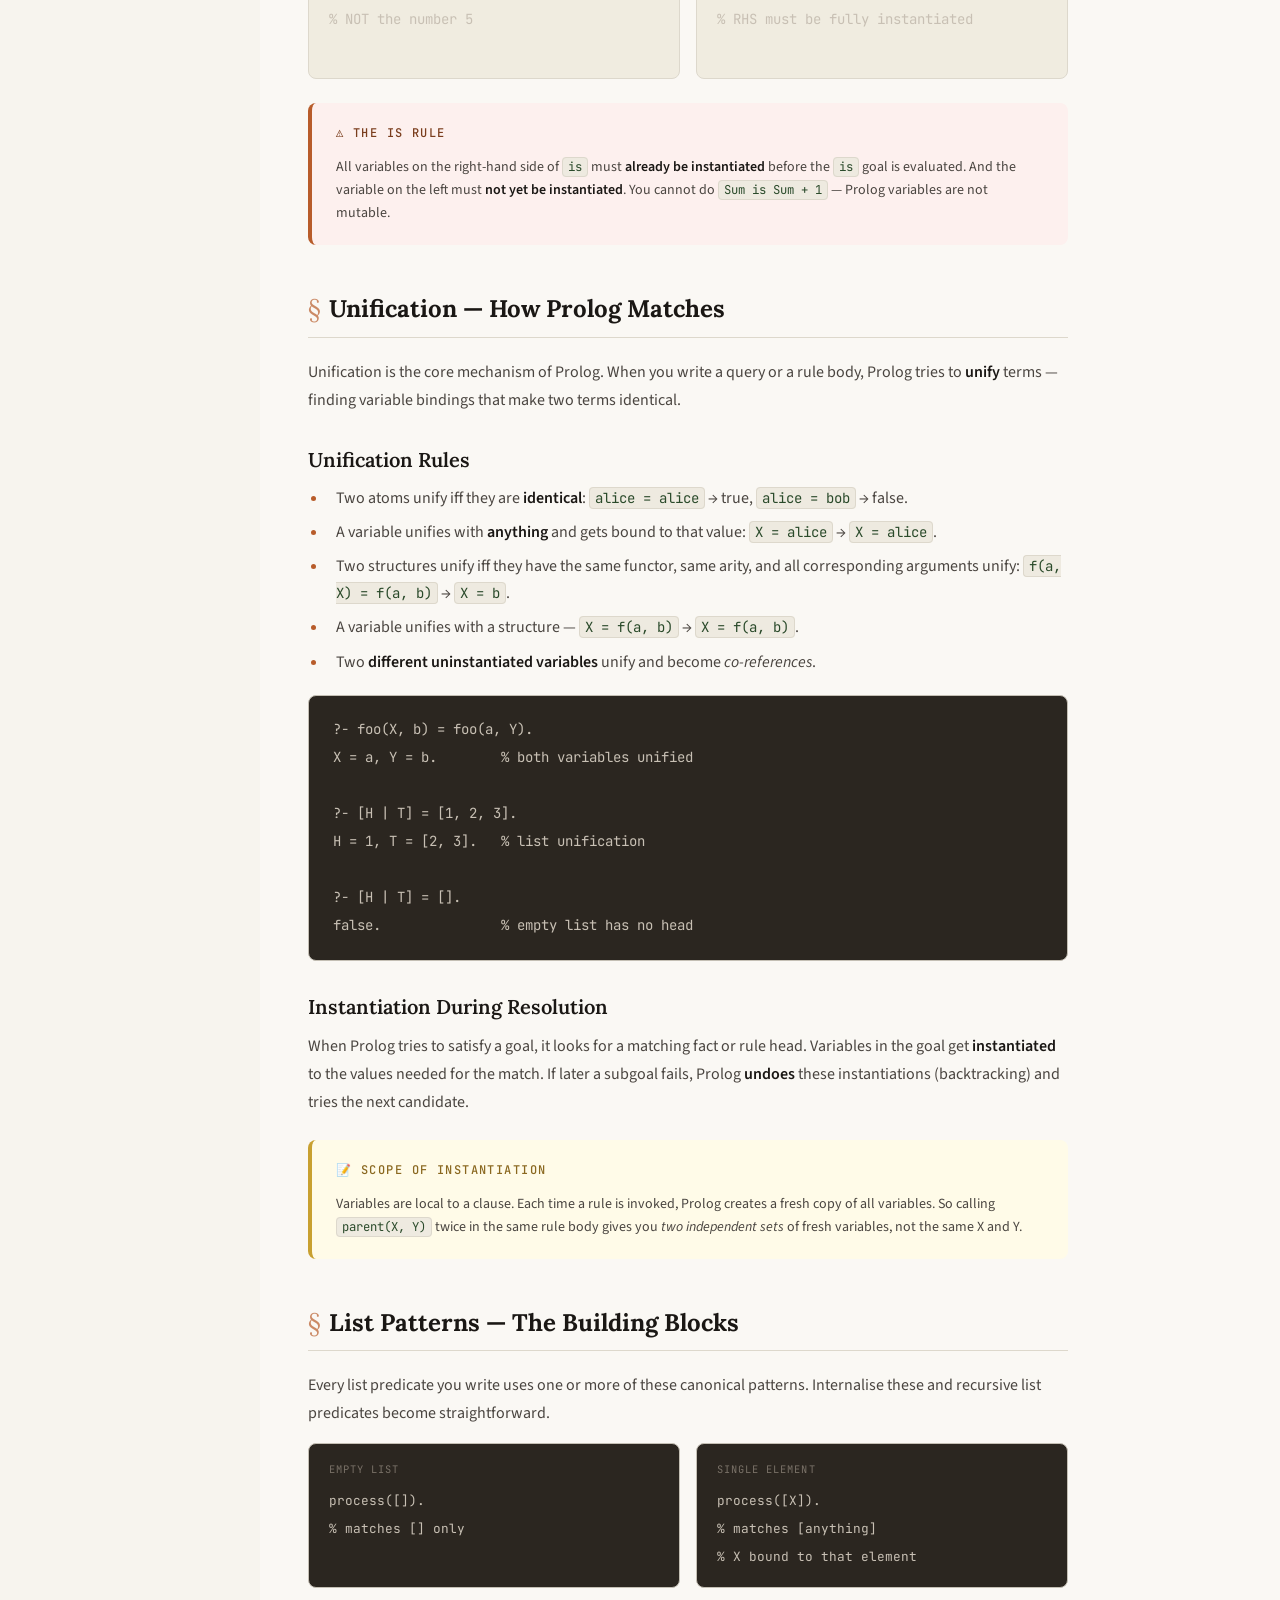
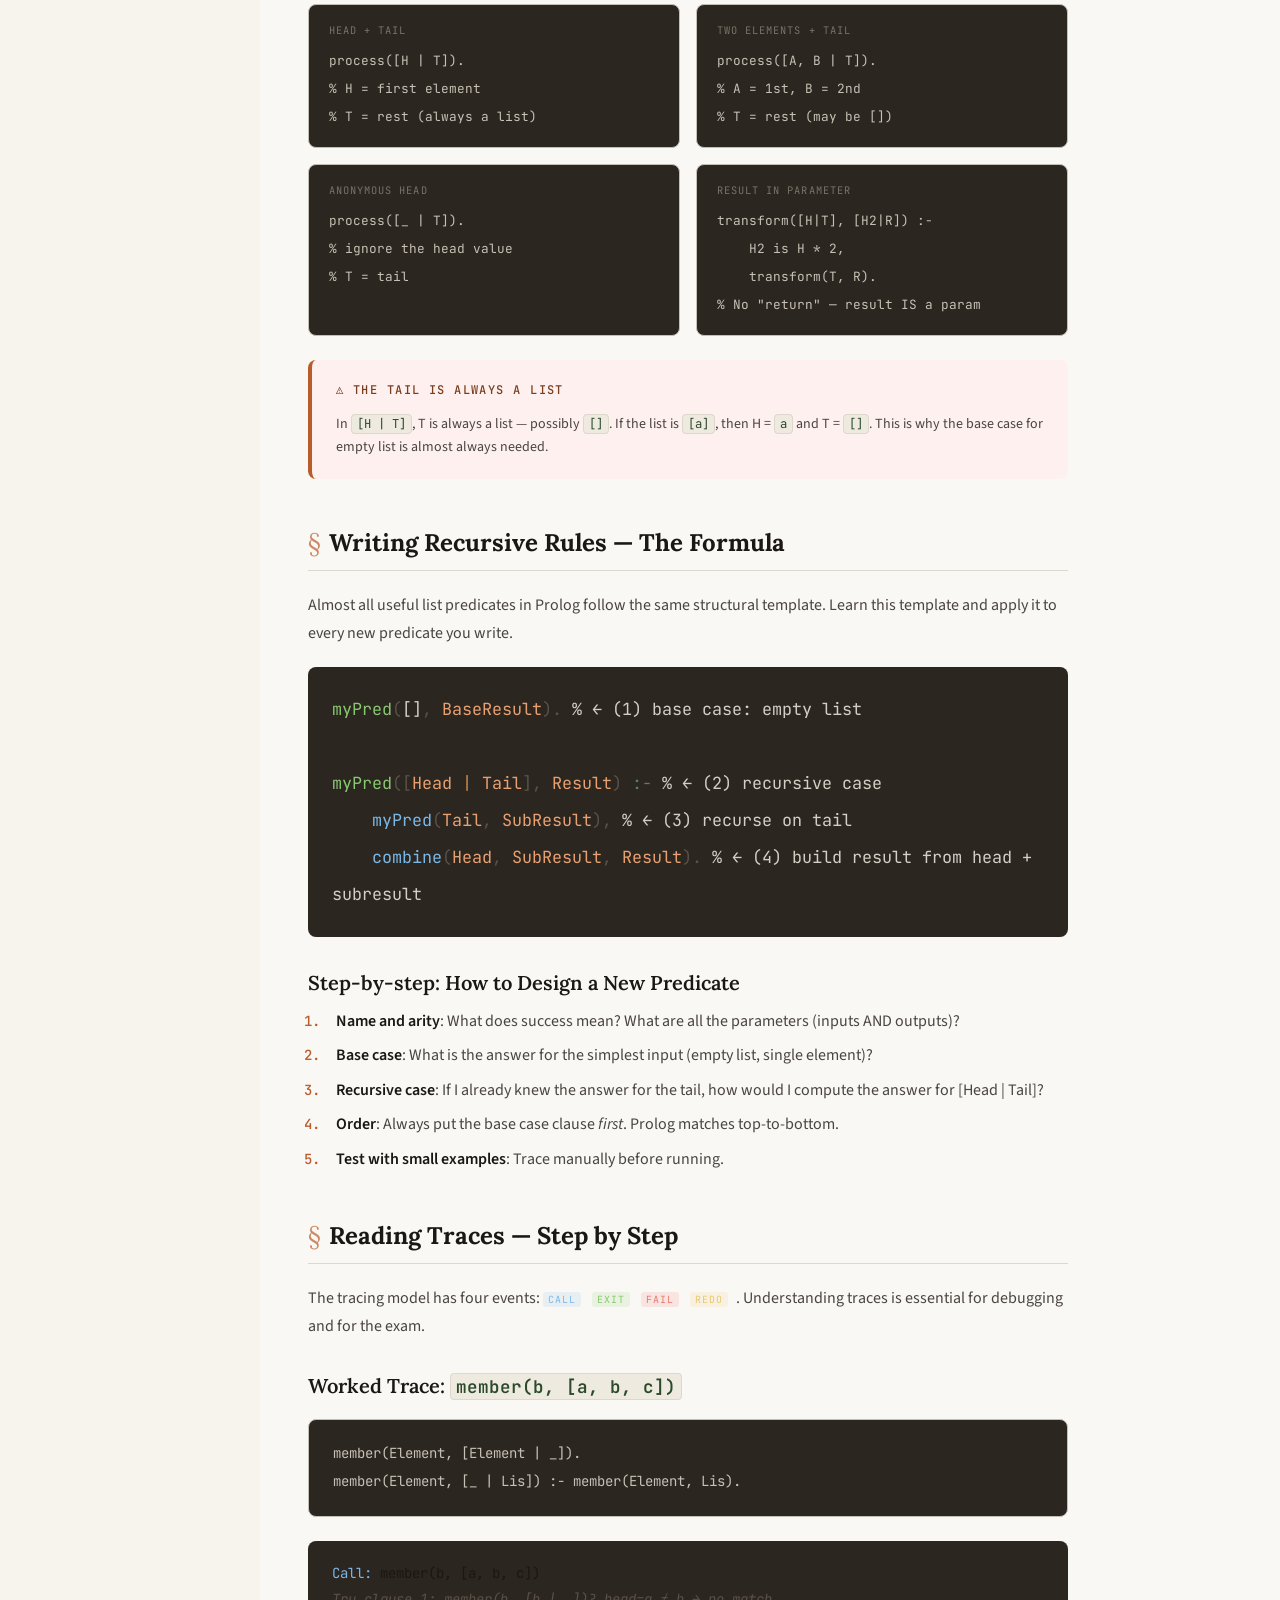
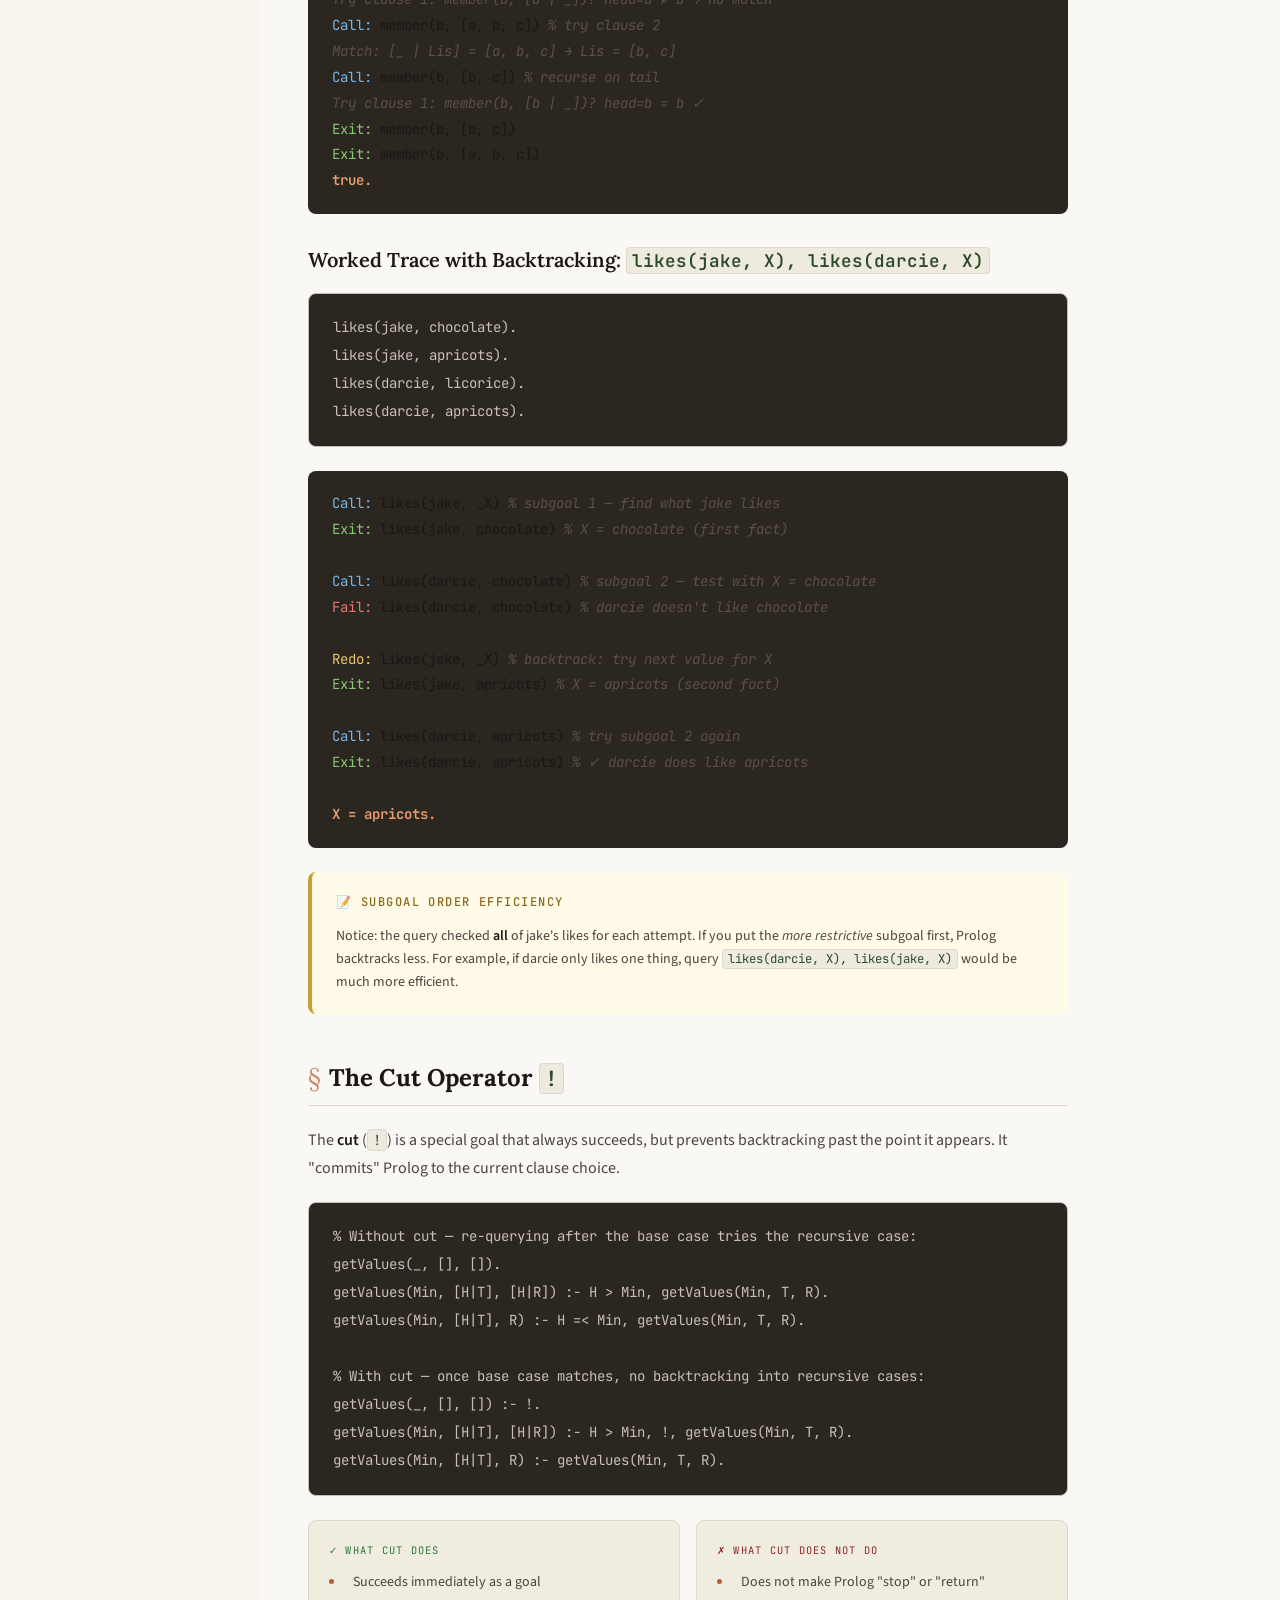
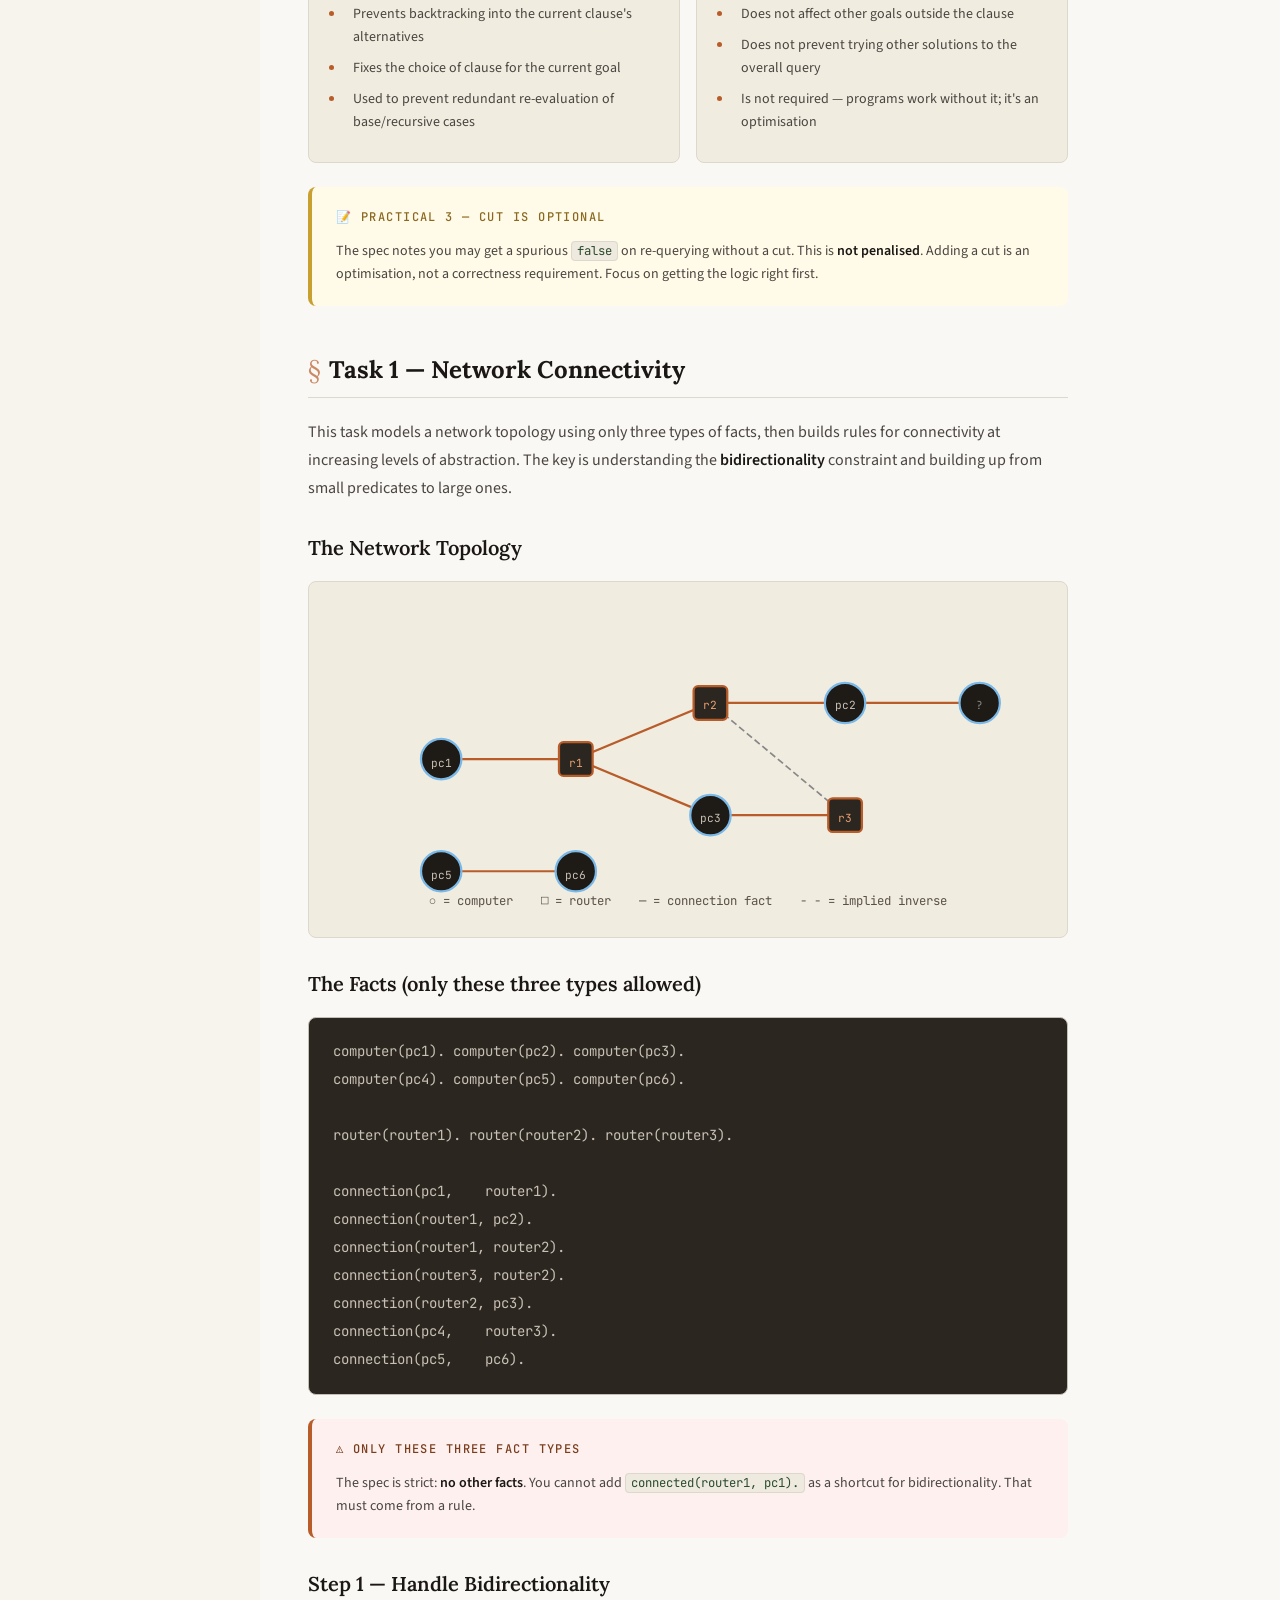
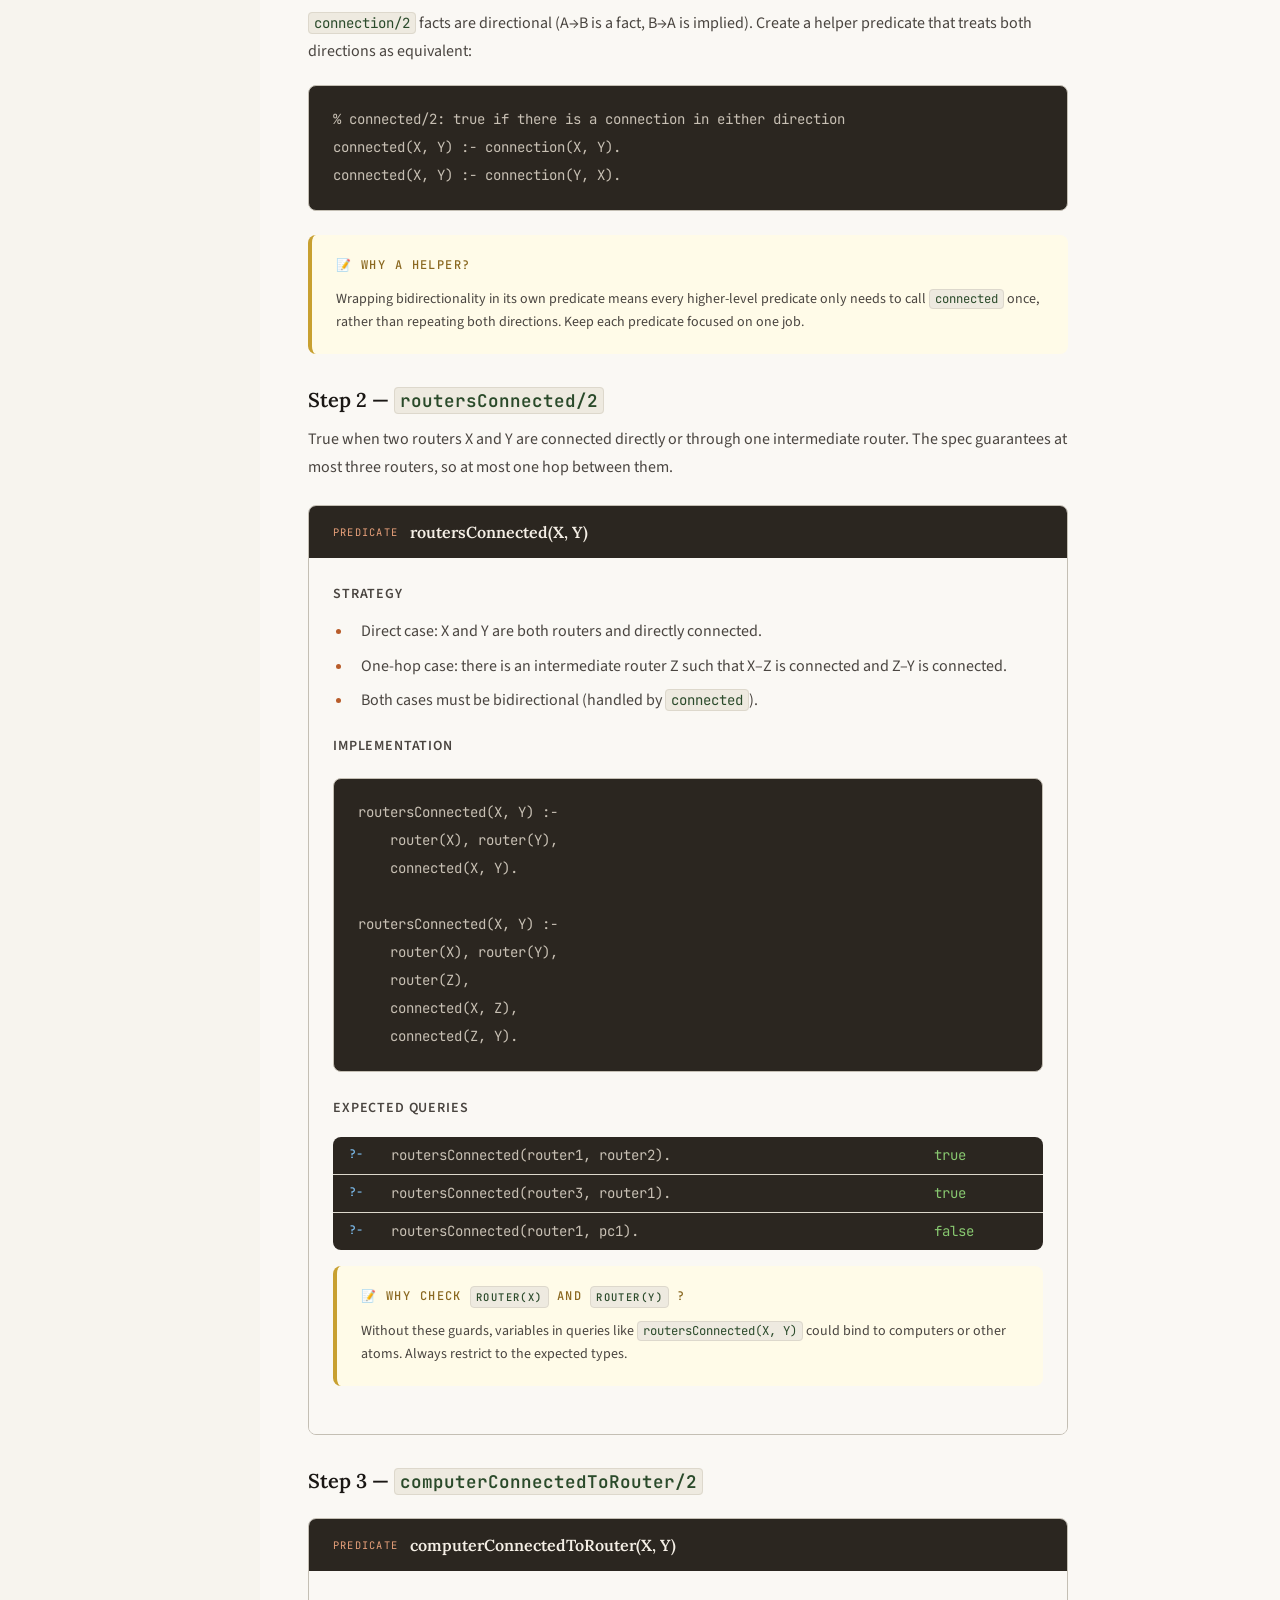
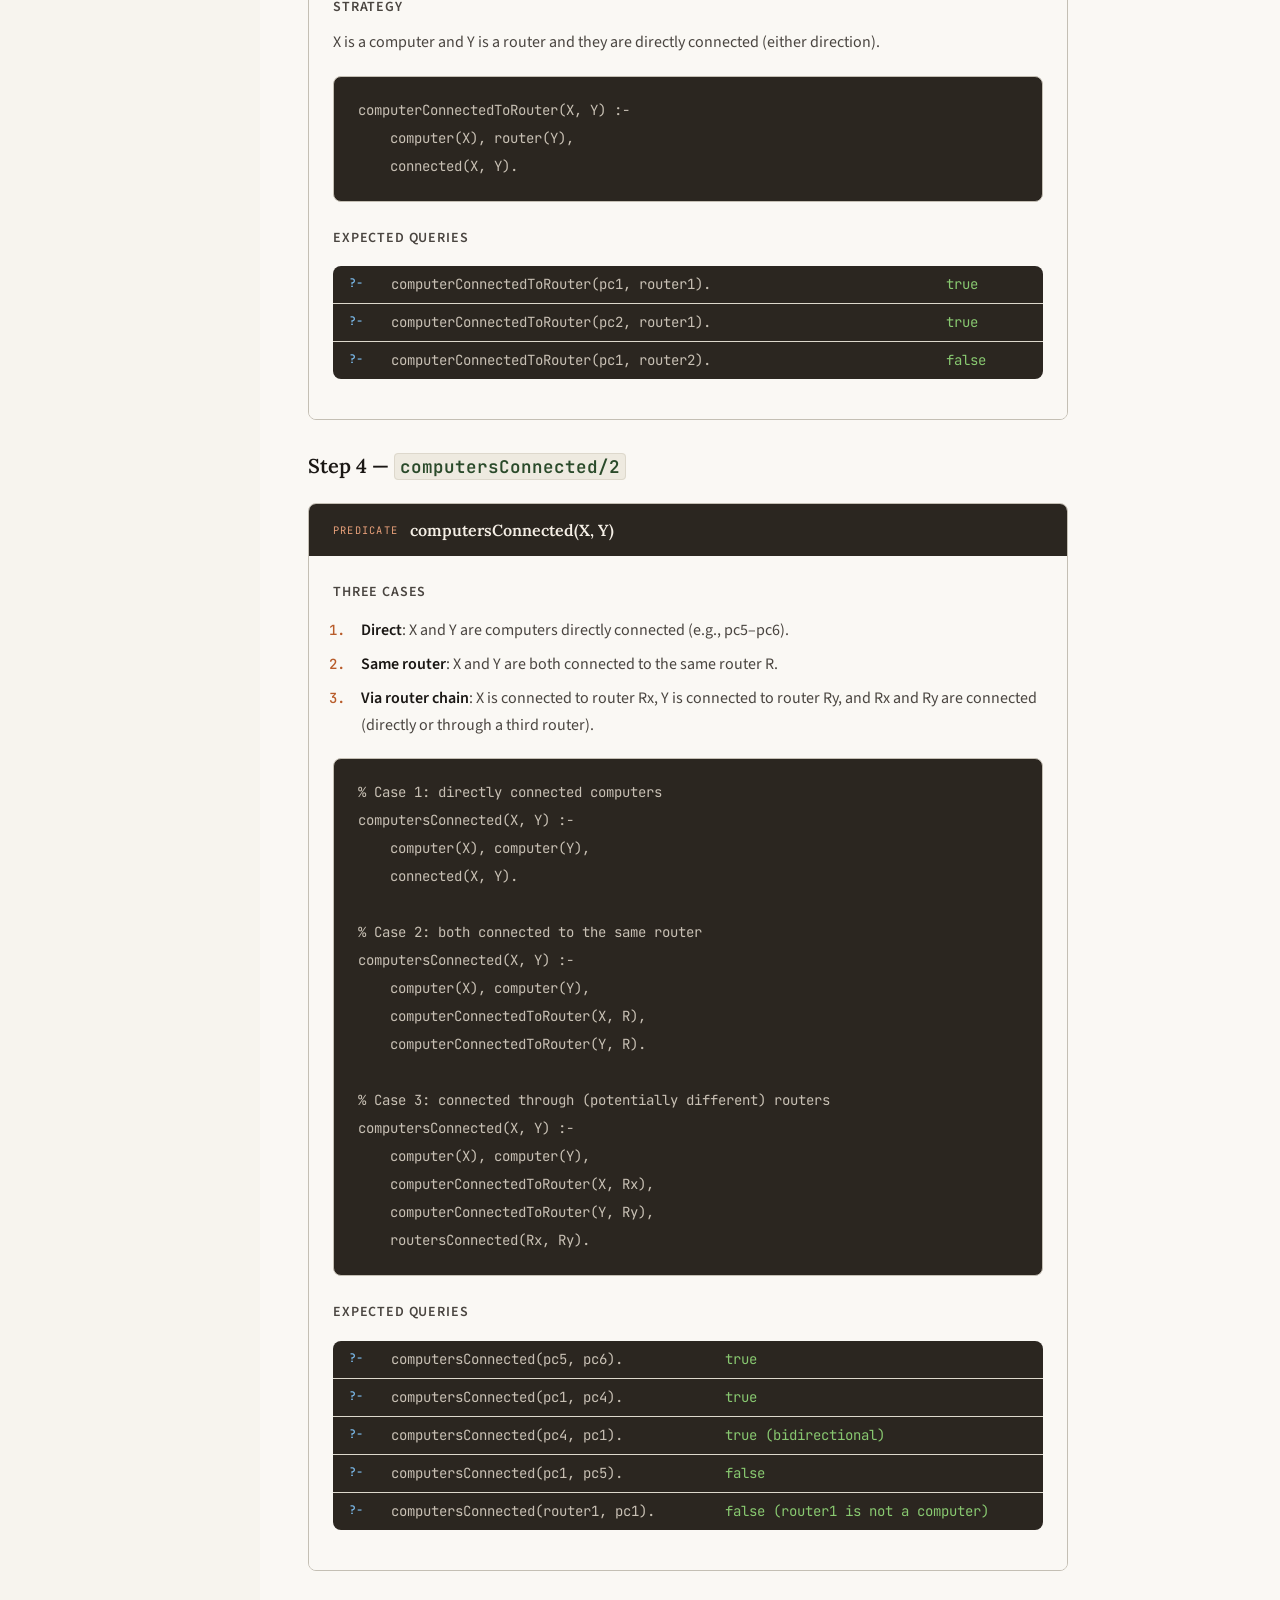
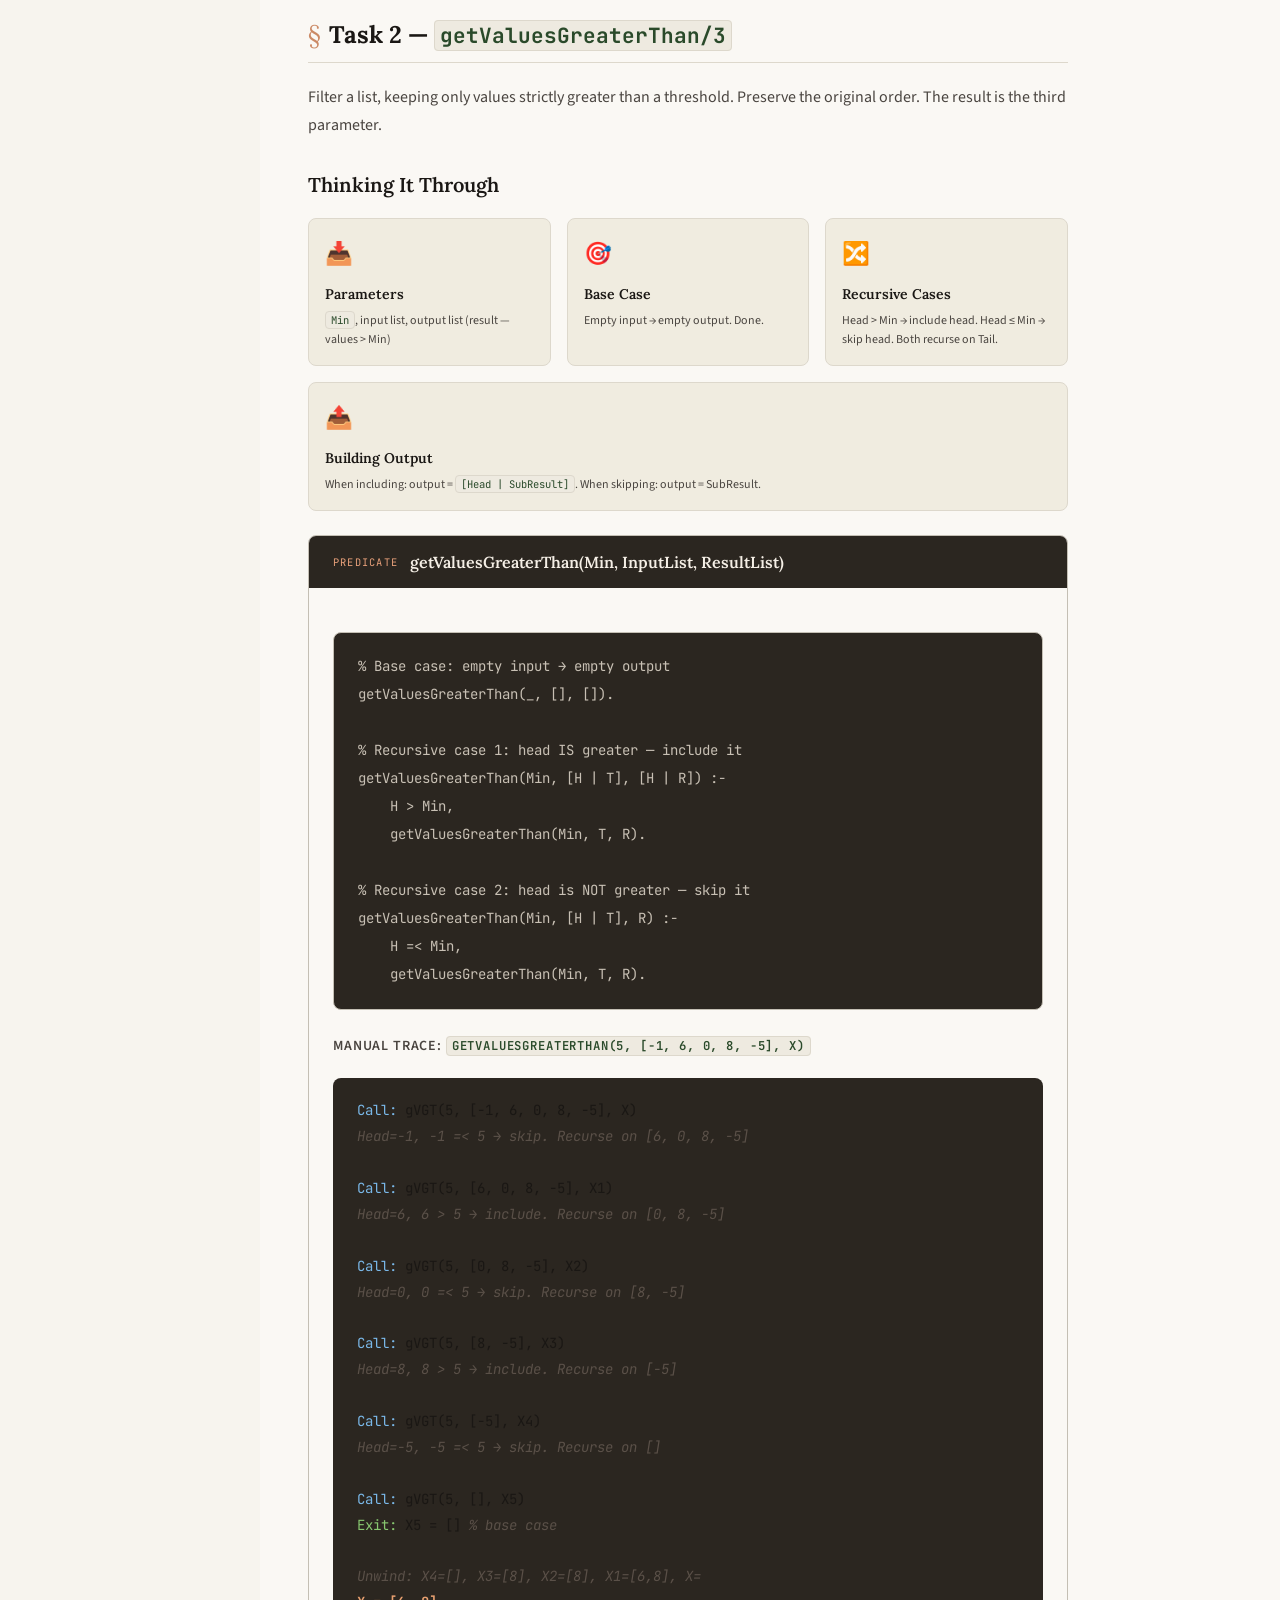
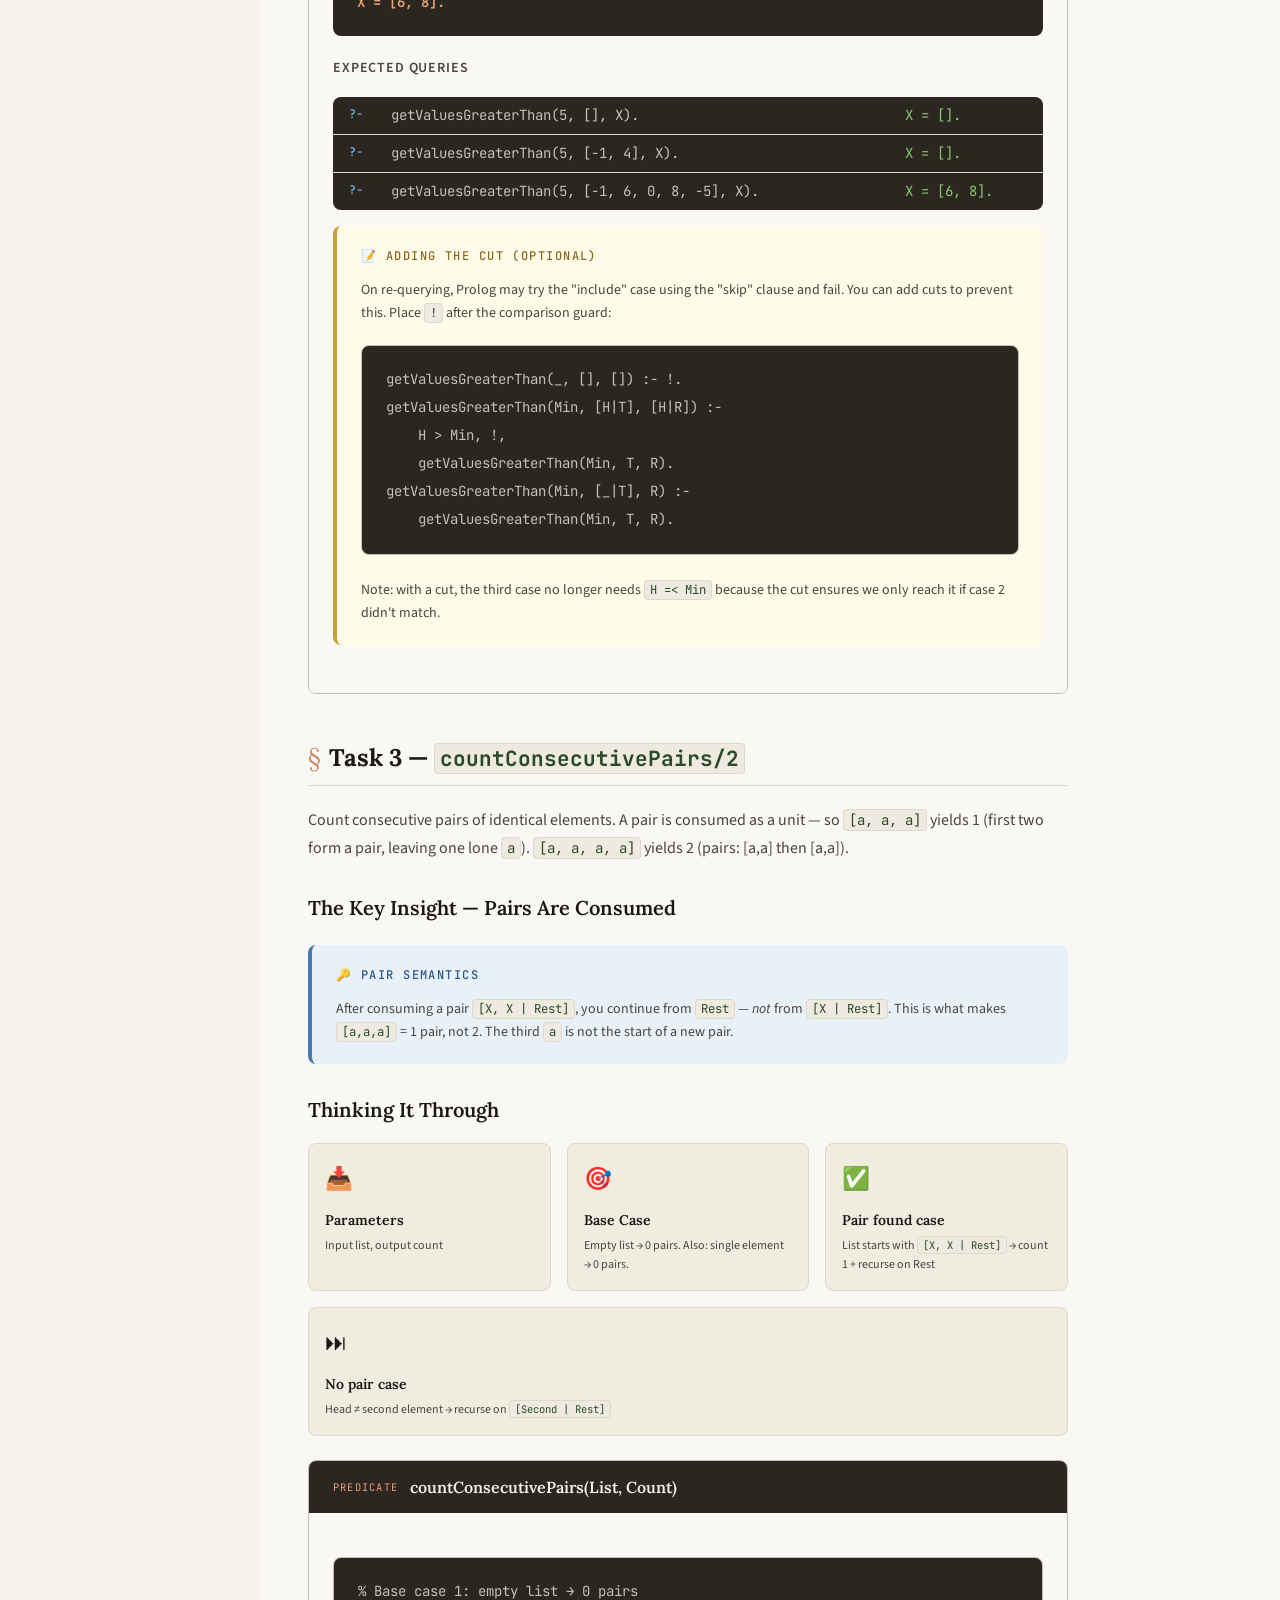
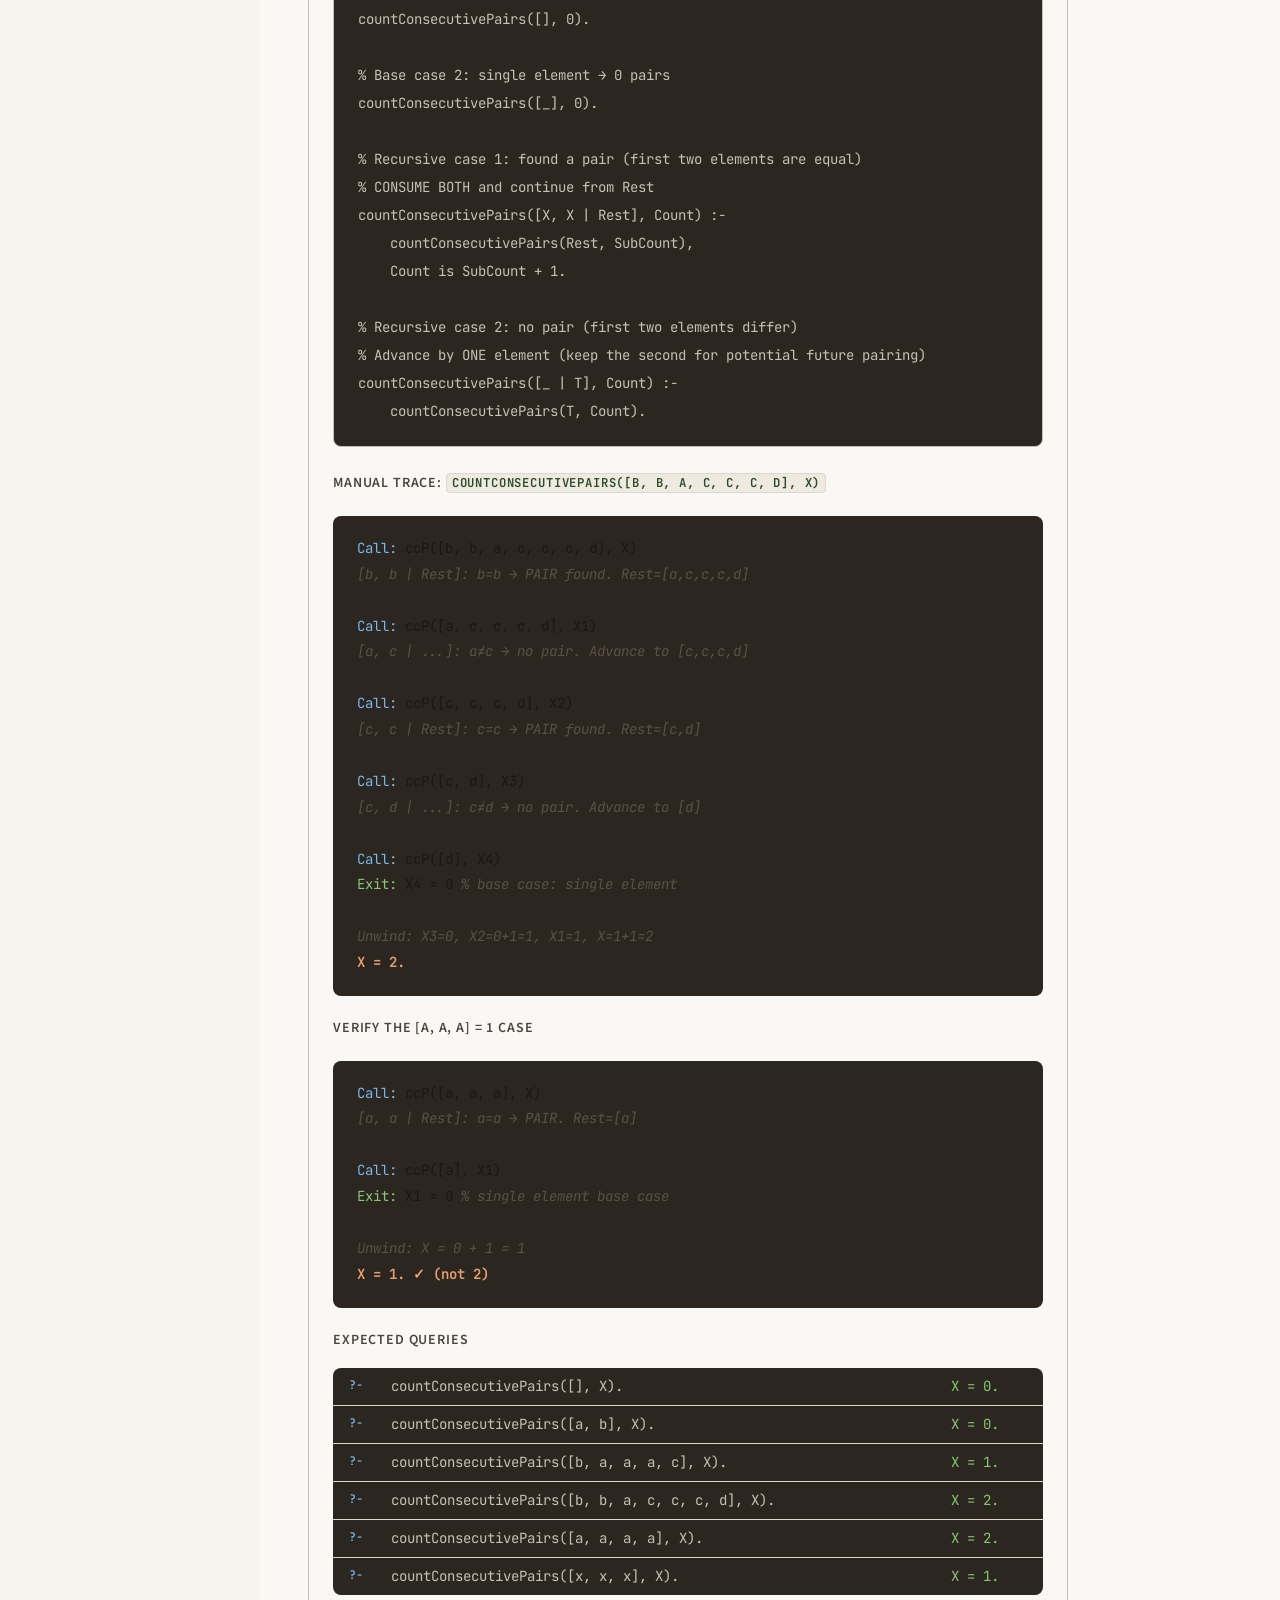
<file: prolog-practical.html>
<!DOCTYPE html>
<html lang="en" data-theme="light">
<head>
  <meta charset="UTF-8" />
  <meta name="viewport" content="width=device-width, initial-scale=1.0" />
  <title>Prolog in Practice — Deep Dive</title>
  <link rel="stylesheet" href="styles.css" />
  <style>
    /* ── Extra styles specific to this page ─────────────── */

    /* Inline execution trace styling */
    .trace-block {
      background: var(--bg-sidebar);
      border-radius: var(--radius-lg);
      padding: var(--sp-5) var(--sp-6);
      margin: var(--sp-5) 0;
      max-width: var(--content-max);
      font-family: var(--font-mono);
      font-size: var(--fs-sm);
      line-height: 1.85;
    }

    .trace-block .t-call   { color: #7ab8e8; }
    .trace-block .t-exit   { color: #88c870; }
    .trace-block .t-redo   { color: #e8c870; }
    .trace-block .t-fail   { color: #e87870; }
    .trace-block .t-result { color: #e8a070; font-weight: 600; }
    .trace-block .t-cm     { color: #5a5048; font-style: italic; }

    /* Execution step diagram */
    .step-flow {
      display: flex;
      flex-direction: column;
      gap: 0;
      max-width: var(--content-max);
      margin: var(--sp-5) 0;
    }

    .step-row {
      display: flex;
      align-items: stretch;
      gap: 0;
    }

    .step-indent {
      display: flex;
      align-items: center;
      padding: 0 var(--sp-3);
      min-width: 40px;
    }

    .step-line {
      width: 2px;
      background: var(--border);
      margin: 0 auto;
      height: 100%;
    }

    .step-card {
      flex: 1;
      border: 1px solid var(--border);
      border-radius: var(--radius);
      padding: var(--sp-3) var(--sp-4);
      margin: 2px 0;
      background: var(--bg-hover);
      font-size: var(--fs-sm);
    }

    .step-card.call  { border-left: 3px solid #7ab8e8; }
    .step-card.exit  { border-left: 3px solid #88c870; }
    .step-card.fail  { border-left: 3px solid #e87870; }
    .step-card.redo  { border-left: 3px solid #e8c870; }

    .step-badge {
      font-family: var(--font-mono);
      font-size: 0.62rem;
      text-transform: uppercase;
      letter-spacing: 0.1em;
      margin-right: var(--sp-2);
      padding: 1px 5px;
      border-radius: 3px;
    }

    .step-badge.call  { background: rgba(122,184,232,0.15); color: #7ab8e8; }
    .step-badge.exit  { background: rgba(136,200,112,0.15); color: #88c870; }
    .step-badge.fail  { background: rgba(232,120,112,0.15); color: #e87870; }
    .step-badge.redo  { background: rgba(232,200,112,0.15); color: #e8c870; }

    /* Network diagram (SVG inline) */
    .network-diagram {
      max-width: var(--content-max);
      margin: var(--sp-5) 0;
      border: 1px solid var(--border);
      border-radius: var(--radius-lg);
      overflow: hidden;
      background: var(--bg-hover);
      padding: var(--sp-5);
    }

    .network-diagram svg { display: block; width: 100%; height: auto; }

    /* Proposition anatomy label */
    .anatomy {
      background: var(--bg-sidebar);
      border-radius: var(--radius-lg);
      padding: var(--sp-6);
      margin: var(--sp-5) 0;
      max-width: var(--content-max);
      font-family: var(--font-mono);
      font-size: 1.05rem;
      color: #d4cec4;
      line-height: 2.2;
      overflow-x: auto;
    }

    .anatomy .a-head   { color: #88c870; }
    .anatomy .a-neck   { color: #5a8060; }
    .anatomy .a-body   { color: #7ab8e8; }
    .anatomy .a-punct  { color: #5a5048; }
    .anatomy .a-var    { color: #e8a070; }
    .anatomy .a-atom   { color: #d4cec4; }
    .anatomy .a-sep    { color: #c8884a; }
    .anatomy .a-label  {
      font-family: var(--font-body);
      font-size: var(--fs-xs);
      color: var(--text-muted);
      font-style: italic;
      font-weight: 400;
      letter-spacing: 0;
    }

    /* Bidirectional indicator */
    .bidir {
      display: inline-flex;
      align-items: center;
      gap: var(--sp-2);
      background: var(--bg-key);
      border: 1px solid #4878b0;
      border-radius: var(--radius);
      padding: 2px var(--sp-3);
      font-family: var(--font-mono);
      font-size: var(--fs-xs);
      color: #2a5888;
      margin: 2px 4px;
    }

    [data-theme="dark"] .bidir {
      background: #0a1825;
      color: #7ab8e8;
    }

    /* Pattern match diagram */
    .pattern-grid {
      display: grid;
      grid-template-columns: 1fr 1fr;
      gap: var(--sp-4);
      max-width: var(--content-max);
      margin: var(--sp-4) 0;
    }

    .pattern-card {
      background: var(--bg-sidebar);
      border-radius: var(--radius-lg);
      padding: var(--sp-4) var(--sp-5);
      border: 1px solid var(--border-strong);
    }

    .pattern-card .pc-label {
      font-family: var(--font-mono);
      font-size: 0.65rem;
      color: var(--text-muted);
      text-transform: uppercase;
      letter-spacing: 0.1em;
      margin-bottom: var(--sp-2);
    }

    .pattern-card pre {
      margin: 0;
      background: transparent;
      border: none;
      padding: 0;
    }

    .pattern-card pre code {
      font-size: 0.8rem;
    }

    /* Worked example box */
    .worked {
      border: 1px solid var(--border-strong);
      border-radius: var(--radius-lg);
      overflow: hidden;
      margin: var(--sp-6) 0;
      max-width: var(--content-max);
    }

    .worked-header {
      background: var(--bg-table-head);
      padding: var(--sp-3) var(--sp-6);
      display: flex;
      align-items: center;
      gap: var(--sp-3);
    }

    .worked-header .wh-tag {
      font-family: var(--font-mono);
      font-size: 0.65rem;
      color: var(--accent-light);
      text-transform: uppercase;
      letter-spacing: 0.12em;
    }

    .worked-header .wh-title {
      font-family: var(--font-display);
      font-size: var(--fs-base);
      color: #f5efe6;
      font-weight: 600;
    }

    .worked-body {
      padding: var(--sp-6);
      background: var(--bg-content);
    }

    .worked-body h4 { margin-top: var(--sp-5); }
    .worked-body h4:first-child { margin-top: 0; }

    /* Query/response rows */
    .qr-table {
      width: 100%;
      max-width: var(--content-max);
      margin: var(--sp-4) 0;
      border-collapse: collapse;
    }

    .qr-table td {
      padding: var(--sp-2) var(--sp-4);
      font-family: var(--font-mono);
      font-size: var(--fs-sm);
      vertical-align: top;
      border-bottom: 1px solid var(--border);
    }

    .qr-table tr:last-child td { border-bottom: none; }

    .qr-table .qr-q {
      color: #7ab8e8;
      white-space: nowrap;
      width: 1%;
      padding-right: var(--sp-3);
    }

    .qr-table .qr-qtext { color: #c8c0b4; }
    .qr-table .qr-resp  { color: #88c870; }

    .qr-table { background: var(--bg-sidebar); border-radius: var(--radius-lg); overflow: hidden; }

    /* Tip strip */
    .tip-strip {
      display: flex;
      gap: var(--sp-4);
      flex-wrap: wrap;
      max-width: var(--content-max);
      margin: var(--sp-5) 0;
    }

    .tip-item {
      flex: 1;
      min-width: 180px;
      background: var(--bg-hover);
      border: 1px solid var(--border);
      border-radius: var(--radius-lg);
      padding: var(--sp-4);
    }

    .tip-item .ti-icon {
      font-size: 1.4rem;
      margin-bottom: var(--sp-2);
      display: block;
    }

    .tip-item .ti-title {
      font-family: var(--font-display);
      font-weight: 600;
      font-size: var(--fs-sm);
      color: var(--text-primary);
      margin-bottom: var(--sp-1);
    }

    .tip-item p {
      font-size: var(--fs-xs);
      line-height: 1.6;
      margin: 0;
    }

    @media (max-width: 600px) {
      .pattern-grid { grid-template-columns: 1fr; }
    }
  </style>
</head>
<body>
<div class="layout">

  <button class="menu-toggle" aria-label="Open menu">☰</button>
  <div class="sidebar-overlay"></div>

  <!-- ═══════════════ SIDEBAR ═══════════════ -->
  <aside class="sidebar">
    <div class="sidebar-brand">
      <span class="course-label">COS 333 · Programming Languages</span>
      <h1>Programming Language Concepts</h1>
    </div>

    <nav class="sidebar-nav">
      <span class="nav-section-label">Overview</span>
      <a href="index.html"><span class="nav-chapter">00</span> Home &amp; Topics</a>

      <span class="nav-section-label">Chapters</span>
      <a href="chapter5.html"><span class="nav-chapter">05</span> Names, Bindings &amp; Scopes</a>
      <a href="chapter6.html"><span class="nav-chapter">06</span> Data Types</a>
      <a href="chapter16.html"><span class="nav-chapter">16</span> Logic Programming</a>

      <span class="nav-section-label">Practical</span>
      <a href="prolog-practical.html" class="active"><span class="nav-chapter">P3</span> Prolog in Practice</a>
      <a href="prolog-list-patterns.html"><span class="nav-chapter">P4</span> List Patterns</a>

      <span class="nav-section-label">Assessment</span>
      <a href="semester-tests.html"><span class="nav-chapter">ST2</span> Semester Test 2</a>
    </nav>

    <div class="sidebar-toc">
      <span class="sidebar-toc-title">On this page</span>
      <a href="#syntax">Prolog Syntax Rules</a>
      <a href="#unification">Unification Deep Dive</a>
      <a href="#list-patterns">List Patterns</a>
      <a href="#recursion">Writing Recursive Rules</a>
      <a href="#tracing">Reading Traces</a>
      <a href="#cut">The Cut Operator</a>
      <a href="#networks">Task 1 — Networks</a>
      <a href="#filter">Task 2 — Filter Lists</a>
      <a href="#pairs">Task 3 — Consecutive Pairs</a>
      <a href="#common-mistakes">Common Mistakes</a>
    </div>

    <div class="sidebar-footer">
      <button class="theme-toggle">
        <span class="toggle-icon">☾</span>
        <span class="toggle-label">Dark mode</span>
      </button>
    </div>
  </aside>

  <!-- ═══════════════ MAIN ═══════════════ -->
  <main class="main">
    <div class="reading-progress"><div class="reading-progress-bar"></div></div>

    <div class="breadcrumb">
      <a href="index.html">Home</a>
      <span>›</span>
      <a href="chapter16.html">Chapter 16</a>
      <span>›</span> Prolog in Practice
    </div>

    <header class="page-header">
      <span class="chapter-tag">Practical 3 · Deep Dive</span>
      <h1>Prolog in Practice</h1>
      <p class="subtitle">
        Writing real Prolog — syntax, unification, recursion, list processing,
        the cut operator, and full worked examples for all three prac tasks.
      </p>
      <div class="topic-pills">
        <span class="pill">SWI-Prolog</span>
        <span class="pill">Unification</span>
        <span class="pill">List Patterns</span>
        <span class="pill">Recursion</span>
        <span class="pill">Cut</span>
        <span class="pill">Network Facts</span>
        <span class="pill">Filtering</span>
        <span class="pill">Counting</span>
      </div>
    </header>

    <article class="article">

      <div class="callout key">
        <div class="callout-label">🔑 Mental Model Shift</div>
        <p>
          Stop thinking "<em>how do I compute this?</em>" and start thinking "<em>what is true about this?</em>"
          You are writing <strong>logical descriptions</strong>, not algorithms.
          Prolog's engine figures out the execution — your job is to define truth correctly.
        </p>
      </div>

      <!-- ═══ SYNTAX ═══════════════════════════════════════════ -->
      <h2 id="syntax">Prolog Syntax — The Complete Picture</h2>

      <h3>The Anatomy of a Rule</h3>

      <div class="anatomy">
        <span class="a-head">grandparent</span><span class="a-punct">(</span><span class="a-var">X</span><span class="a-punct">,</span> <span class="a-var">Z</span><span class="a-punct">)</span>
        <span class="a-neck"> :-</span>
        <span class="a-body"> parent</span><span class="a-punct">(</span><span class="a-var">X</span><span class="a-punct">,</span> <span class="a-var">Y</span><span class="a-punct">),</span>
        <span class="a-body"> parent</span><span class="a-punct">(</span><span class="a-var">Y</span><span class="a-punct">,</span> <span class="a-var">Z</span><span class="a-punct">).</span>
        <br>
        <span class="a-label a-head">head / consequent</span>
        <span style="margin-left:12px" class="a-label a-neck">neck — "if"</span>
        <span style="margin-left:8px" class="a-label a-body">body / antecedent (comma = AND)</span>
      </div>

      <h3>Syntactic Rules — Memorise These</h3>
      <div class="table-wrapper">
        <table>
          <thead>
            <tr><th>Rule</th><th>Correct</th><th>Wrong</th></tr>
          </thead>
          <tbody>
            <tr>
              <td>Every clause ends with <code>.</code></td>
              <td><code>fact(a).</code></td>
              <td><code>fact(a)</code> ← missing period, silent error</td>
            </tr>
            <tr>
              <td>Atoms start lowercase</td>
              <td><code>router1</code>, <code>alice</code></td>
              <td><code>Router1</code> ← this is a variable!</td>
            </tr>
            <tr>
              <td>Variables start uppercase or <code>_</code></td>
              <td><code>X</code>, <code>MyVar</code>, <code>_Unused</code></td>
              <td><code>x</code>, <code>myVar</code> ← these are atoms</td>
            </tr>
            <tr>
              <td>Conjunctions use commas</td>
              <td><code>a(X), b(X)</code></td>
              <td><code>a(X) and b(X)</code> ← not valid</td>
            </tr>
            <tr>
              <td>Head is a single term</td>
              <td><code>foo(X) :- bar(X).</code></td>
              <td><code>foo(X), baz(X) :- bar(X).</code> ← multiple heads invalid</td>
            </tr>
            <tr>
              <td>Facts need no body</td>
              <td><code>computer(pc1).</code></td>
              <td><code>computer(pc1) :- true.</code> ← works but redundant</td>
            </tr>
            <tr>
              <td>Empty list is <code>[]</code></td>
              <td><code>process([]).</code></td>
              <td><code>process([|]).</code> ← invalid</td>
            </tr>
            <tr>
              <td><code>is</code> evaluates arithmetic</td>
              <td><code>Y is X + 1</code></td>
              <td><code>Y = X + 1</code> ← this only unifies structurally</td>
            </tr>
          </tbody>
        </table>
      </div>

      <h3>The Difference Between <code>=</code> and <code>is</code></h3>

      <div class="compare-grid">
        <div class="compare-card">
          <div class="cc-label advantage"><code>=</code> — Unification</div>
          <pre style="background:transparent;border:none;padding:0;margin-top:var(--sp-3)"><code>X = 3 + 2.
% X becomes the STRUCTURE 3+2
% NOT the number 5</code></pre>
        </div>
        <div class="compare-card">
          <div class="cc-label advantage"><code>is</code> — Arithmetic Evaluation</div>
          <pre style="background:transparent;border:none;padding:0;margin-top:var(--sp-3)"><code>X is 3 + 2.
% X becomes 5
% RHS must be fully instantiated</code></pre>
        </div>
      </div>

      <div class="callout warning">
        <div class="callout-label">⚠ The is Rule</div>
        <p>
          All variables on the right-hand side of <code>is</code> must <strong>already be instantiated</strong>
          before the <code>is</code> goal is evaluated. And the variable on the left must <strong>not yet be instantiated</strong>.
          You cannot do <code>Sum is Sum + 1</code> — Prolog variables are not mutable.
        </p>
      </div>

      <!-- ═══ UNIFICATION ═══════════════════════════════════════ -->
      <h2 id="unification">Unification — How Prolog Matches</h2>

      <p>
        Unification is the core mechanism of Prolog. When you write a query or a rule body,
        Prolog tries to <strong>unify</strong> terms — finding variable bindings that make two terms identical.
      </p>

      <h3>Unification Rules</h3>
      <ul>
        <li>Two atoms unify iff they are <strong>identical</strong>: <code>alice = alice</code> → true, <code>alice = bob</code> → false.</li>
        <li>A variable unifies with <strong>anything</strong> and gets bound to that value: <code>X = alice</code> → <code>X = alice</code>.</li>
        <li>Two structures unify iff they have the same functor, same arity, and all corresponding arguments unify: <code>f(a, X) = f(a, b)</code> → <code>X = b</code>.</li>
        <li>A variable unifies with a structure — <code>X = f(a, b)</code> → <code>X = f(a, b)</code>.</li>
        <li>Two <strong>different uninstantiated variables</strong> unify and become <em>co-references</em>.</li>
      </ul>

      <pre><code>?- foo(X, b) = foo(a, Y).
X = a, Y = b.        % both variables unified

?- [H | T] = [1, 2, 3].
H = 1, T = [2, 3].   % list unification

?- [H | T] = [].
false.               % empty list has no head</code></pre>

      <h3>Instantiation During Resolution</h3>
      <p>
        When Prolog tries to satisfy a goal, it looks for a matching fact or rule head.
        Variables in the goal get <strong>instantiated</strong> to the values needed for the match.
        If later a subgoal fails, Prolog <strong>undoes</strong> these instantiations (backtracking)
        and tries the next candidate.
      </p>

      <div class="callout note">
        <div class="callout-label">📝 Scope of Instantiation</div>
        <p>
          Variables are local to a clause. Each time a rule is invoked, Prolog creates a fresh copy
          of all variables. So calling <code>parent(X, Y)</code> twice in the same rule body gives you
          <em>two independent sets</em> of fresh variables, not the same X and Y.
        </p>
      </div>

      <!-- ═══ LIST PATTERNS ══════════════════════════════════════ -->
      <h2 id="list-patterns">List Patterns — The Building Blocks</h2>

      <p>
        Every list predicate you write uses one or more of these canonical patterns.
        Internalise these and recursive list predicates become straightforward.
      </p>

      <div class="pattern-grid">
        <div class="pattern-card">
          <div class="pc-label">Empty list</div>
          <pre><code>process([]).
% matches [] only</code></pre>
        </div>
        <div class="pattern-card">
          <div class="pc-label">Single element</div>
          <pre><code>process([X]).
% matches [anything]
% X bound to that element</code></pre>
        </div>
        <div class="pattern-card">
          <div class="pc-label">Head + tail</div>
          <pre><code>process([H | T]).
% H = first element
% T = rest (always a list)</code></pre>
        </div>
        <div class="pattern-card">
          <div class="pc-label">Two elements + tail</div>
          <pre><code>process([A, B | T]).
% A = 1st, B = 2nd
% T = rest (may be [])</code></pre>
        </div>
        <div class="pattern-card">
          <div class="pc-label">Anonymous head</div>
          <pre><code>process([_ | T]).
% ignore the head value
% T = tail</code></pre>
        </div>
        <div class="pattern-card">
          <div class="pc-label">Result in parameter</div>
          <pre><code>transform([H|T], [H2|R]) :-
    H2 is H * 2,
    transform(T, R).
% No "return" — result IS a param</code></pre>
        </div>
      </div>

      <div class="callout warning">
        <div class="callout-label">⚠ The Tail is Always a List</div>
        <p>
          In <code>[H | T]</code>, T is always a list — possibly <code>[]</code>.
          If the list is <code>[a]</code>, then H = <code>a</code> and T = <code>[]</code>.
          This is why the base case for empty list is almost always needed.
        </p>
      </div>

      <!-- ═══ RECURSION ══════════════════════════════════════════ -->
      <h2 id="recursion">Writing Recursive Rules — The Formula</h2>

      <p>
        Almost all useful list predicates in Prolog follow the same structural template.
        Learn this template and apply it to every new predicate you write.
      </p>

      <div class="anatomy">
        <span class="a-head">myPred</span><span class="a-punct">(</span><span class="t-exit">[]</span><span class="a-punct">,</span> <span class="a-var">BaseResult</span><span class="a-punct">).</span>
        <span class="t-cm" style="font-family:var(--font-mono)">    % ← (1) base case: empty list</span>
        <br><br>
        <span class="a-head">myPred</span><span class="a-punct">(</span><span class="a-punct">[</span><span class="a-var">Head</span> <span class="a-sep">|</span> <span class="a-var">Tail</span><span class="a-punct">],</span> <span class="a-var">Result</span><span class="a-punct">)</span> <span class="a-neck">:-</span>
        <span class="t-cm" style="font-family:var(--font-mono)">% ← (2) recursive case</span>
        <br>
        &nbsp;&nbsp;&nbsp;&nbsp;<span class="a-body">myPred</span><span class="a-punct">(</span><span class="a-var">Tail</span><span class="a-punct">,</span> <span class="a-var">SubResult</span><span class="a-punct">),</span>
        <span class="t-cm" style="font-family:var(--font-mono)">       % ← (3) recurse on tail</span>
        <br>
        &nbsp;&nbsp;&nbsp;&nbsp;<span class="a-body">combine</span><span class="a-punct">(</span><span class="a-var">Head</span><span class="a-punct">,</span> <span class="a-var">SubResult</span><span class="a-punct">,</span> <span class="a-var">Result</span><span class="a-punct">).</span>
        <span class="t-cm" style="font-family:var(--font-mono)">  % ← (4) build result from head + subresult</span>
      </div>

      <h3>Step-by-step: How to Design a New Predicate</h3>
      <ol>
        <li><strong>Name and arity</strong>: What does success mean? What are all the parameters (inputs AND outputs)?</li>
        <li><strong>Base case</strong>: What is the answer for the simplest input (empty list, single element)?</li>
        <li><strong>Recursive case</strong>: If I already knew the answer for the tail, how would I compute the answer for [Head | Tail]?</li>
        <li><strong>Order</strong>: Always put the base case clause <em>first</em>. Prolog matches top-to-bottom.</li>
        <li><strong>Test with small examples</strong>: Trace manually before running.</li>
      </ol>

      <!-- ═══ TRACING ════════════════════════════════════════════ -->
      <h2 id="tracing">Reading Traces — Step by Step</h2>

      <p>
        The tracing model has four events: <span class="step-badge call">Call</span> <span class="step-badge exit">Exit</span> <span class="step-badge fail">Fail</span> <span class="step-badge redo">Redo</span>.
        Understanding traces is essential for debugging and for the exam.
      </p>

      <h3>Worked Trace: <code>member(b, [a, b, c])</code></h3>

      <pre><code>member(Element, [Element | _]).
member(Element, [_ | Lis]) :- member(Element, Lis).</code></pre>

      <div class="trace-block">
        <span class="t-call">Call:</span> member(b, [a, b, c])
        <br><span class="t-cm">  Try clause 1: member(b, [b | _])? head=a ≠ b → no match</span>
        <br><span class="t-call">Call:</span> member(b, [a, b, c])   <span class="t-cm">% try clause 2</span>
        <br><span class="t-cm">  Match: [_ | Lis] = [a, b, c] → Lis = [b, c]</span>
        <br><span class="t-call">Call:</span> member(b, [b, c])     <span class="t-cm">% recurse on tail</span>
        <br><span class="t-cm">  Try clause 1: member(b, [b | _])? head=b = b ✓</span>
        <br><span class="t-exit">Exit:</span> member(b, [b, c])
        <br><span class="t-exit">Exit:</span> member(b, [a, b, c])
        <br><span class="t-result">true.</span>
      </div>

      <h3>Worked Trace with Backtracking: <code>likes(jake, X), likes(darcie, X)</code></h3>

      <pre><code>likes(jake, chocolate).
likes(jake, apricots).
likes(darcie, licorice).
likes(darcie, apricots).</code></pre>

      <div class="trace-block">
        <span class="t-call">Call:</span>  likes(jake, _X)                  <span class="t-cm">% subgoal 1 — find what jake likes</span>
        <br><span class="t-exit">Exit:</span>  likes(jake, chocolate)           <span class="t-cm">% X = chocolate (first fact)</span>
        <br>
        <br><span class="t-call">Call:</span>  likes(darcie, chocolate)         <span class="t-cm">% subgoal 2 — test with X = chocolate</span>
        <br><span class="t-fail">Fail:</span>  likes(darcie, chocolate)         <span class="t-cm">% darcie doesn't like chocolate</span>
        <br>
        <br><span class="t-redo">Redo:</span>  likes(jake, _X)                  <span class="t-cm">% backtrack: try next value for X</span>
        <br><span class="t-exit">Exit:</span>  likes(jake, apricots)            <span class="t-cm">% X = apricots (second fact)</span>
        <br>
        <br><span class="t-call">Call:</span>  likes(darcie, apricots)          <span class="t-cm">% try subgoal 2 again</span>
        <br><span class="t-exit">Exit:</span>  likes(darcie, apricots)          <span class="t-cm">% ✓ darcie does like apricots</span>
        <br>
        <br><span class="t-result">X = apricots.</span>
      </div>

      <div class="callout note">
        <div class="callout-label">📝 Subgoal Order Efficiency</div>
        <p>
          Notice: the query checked <strong>all</strong> of jake's likes for each attempt.
          If you put the <em>more restrictive</em> subgoal first, Prolog backtracks less.
          For example, if darcie only likes one thing, query <code>likes(darcie, X), likes(jake, X)</code>
          would be much more efficient.
        </p>
      </div>

      <!-- ═══ CUT ════════════════════════════════════════════════ -->
      <h2 id="cut">The Cut Operator <code>!</code></h2>

      <p>
        The <strong>cut</strong> (<code>!</code>) is a special goal that always succeeds,
        but prevents backtracking past the point it appears. It "commits" Prolog to the current clause choice.
      </p>

      <pre><code>% Without cut — re-querying after the base case tries the recursive case:
getValues(_, [], []).
getValues(Min, [H|T], [H|R]) :- H > Min, getValues(Min, T, R).
getValues(Min, [H|T], R) :- H =< Min, getValues(Min, T, R).

% With cut — once base case matches, no backtracking into recursive cases:
getValues(_, [], []) :- !.
getValues(Min, [H|T], [H|R]) :- H > Min, !, getValues(Min, T, R).
getValues(Min, [H|T], R) :- getValues(Min, T, R).</code></pre>

      <div class="compare-grid">
        <div class="compare-card">
          <div class="cc-label advantage">✓ What Cut Does</div>
          <ul>
            <li>Succeeds immediately as a goal</li>
            <li>Prevents backtracking into the current clause's alternatives</li>
            <li>Fixes the choice of clause for the current goal</li>
            <li>Used to prevent redundant re-evaluation of base/recursive cases</li>
          </ul>
        </div>
        <div class="compare-card">
          <div class="cc-label disadvantage">✗ What Cut Does NOT Do</div>
          <ul>
            <li>Does not make Prolog "stop" or "return"</li>
            <li>Does not affect other goals outside the clause</li>
            <li>Does not prevent trying other solutions to the overall query</li>
            <li>Is not required — programs work without it; it's an optimisation</li>
          </ul>
        </div>
      </div>

      <div class="callout note">
        <div class="callout-label">📝 Practical 3 — Cut is Optional</div>
        <p>
          The spec notes you may get a spurious <code>false</code> on re-querying without a cut.
          This is <strong>not penalised</strong>. Adding a cut is an optimisation,
          not a correctness requirement. Focus on getting the logic right first.
        </p>
      </div>

      <!-- ═══ TASK 1 — NETWORKS ══════════════════════════════════ -->
      <h2 id="networks">Task 1 — Network Connectivity</h2>

      <p>
        This task models a network topology using only three types of facts, then builds rules
        for connectivity at increasing levels of abstraction.
        The key is understanding the <strong>bidirectionality</strong> constraint and
        building up from small predicates to large ones.
      </p>

      <h3>The Network Topology</h3>

      <div class="network-diagram">
        <svg viewBox="0 0 640 280" xmlns="http://www.w3.org/2000/svg" style="font-family: 'JetBrains Mono', monospace;">
          <!-- Connections -->
          <line x1="100" y1="140" x2="220" y2="140" stroke="#b85c2a" stroke-width="2"/>
          <line x1="220" y1="140" x2="340" y2="90"  stroke="#b85c2a" stroke-width="2"/>
          <line x1="220" y1="140" x2="340" y2="190" stroke="#b85c2a" stroke-width="2"/>
          <line x1="340" y1="90"  x2="460" y2="90"  stroke="#b85c2a" stroke-width="2"/>
          <line x1="340" y1="190" x2="460" y2="190" stroke="#b85c2a" stroke-width="2"/>
          <line x1="460" y1="90"  x2="580" y2="90"  stroke="#b85c2a" stroke-width="2"/>
          <line x1="460" y1="190" x2="340" y2="90"  stroke="#888" stroke-width="1.5" stroke-dasharray="6,3"/>

          <!-- Disconnected cluster -->
          <line x1="100" y1="240" x2="220" y2="240" stroke="#b85c2a" stroke-width="2"/>

          <!-- Nodes — Routers (square) -->
          <rect x="205" y="125" width="30" height="30" rx="4" fill="#2b2620" stroke="#b85c2a" stroke-width="2"/>
          <rect x="325" y="75"  width="30" height="30" rx="4" fill="#2b2620" stroke="#b85c2a" stroke-width="2"/>
          <rect x="445" y="175" width="30" height="30" rx="4" fill="#2b2620" stroke="#b85c2a" stroke-width="2"/>

          <!-- Nodes — Computers (circle) -->
          <circle cx="100" cy="140" r="18" fill="#1e1a15" stroke="#7ab8e8" stroke-width="2"/>
          <circle cx="460" cy="90"  r="18" fill="#1e1a15" stroke="#7ab8e8" stroke-width="2"/>
          <circle cx="580" cy="90"  r="18" fill="#1e1a15" stroke="#7ab8e8" stroke-width="2"/>
          <circle cx="340" cy="190" r="18" fill="#1e1a15" stroke="#7ab8e8" stroke-width="2"/>
          <circle cx="100" cy="240" r="18" fill="#1e1a15" stroke="#7ab8e8" stroke-width="2"/>
          <circle cx="220" cy="240" r="18" fill="#1e1a15" stroke="#7ab8e8" stroke-width="2"/>

          <!-- Labels -->
          <text x="100" y="144" text-anchor="middle" dominant-baseline="middle" fill="#c8c0b4" font-size="10">pc1</text>
          <text x="220" y="144" text-anchor="middle" dominant-baseline="middle" fill="#e8a070" font-size="10">r1</text>
          <text x="340" y="93"  text-anchor="middle" dominant-baseline="middle" fill="#e8a070" font-size="10">r2</text>
          <text x="460" y="193" text-anchor="middle" dominant-baseline="middle" fill="#e8a070" font-size="10">r3</text>
          <text x="460" y="93"  text-anchor="middle" dominant-baseline="middle" fill="#c8c0b4" font-size="10">pc2</text>
          <text x="580" y="93"  text-anchor="middle" dominant-baseline="middle" fill="#888" font-size="10">?</text>
          <text x="340" y="193" text-anchor="middle" dominant-baseline="middle" fill="#c8c0b4" font-size="10">pc3</text>
          <text x="100" y="244" text-anchor="middle" dominant-baseline="middle" fill="#c8c0b4" font-size="10">pc5</text>
          <text x="220" y="244" text-anchor="middle" dominant-baseline="middle" fill="#c8c0b4" font-size="10">pc6</text>

          <!-- Caption -->
          <text x="320" y="270" text-anchor="middle" fill="#5a5048" font-size="11">○ = computer &nbsp;&nbsp; □ = router &nbsp;&nbsp; — = connection fact &nbsp;&nbsp; - - = implied inverse</text>
        </svg>
      </div>

      <h3>The Facts (only these three types allowed)</h3>
      <pre><code>computer(pc1). computer(pc2). computer(pc3).
computer(pc4). computer(pc5). computer(pc6).

router(router1). router(router2). router(router3).

connection(pc1,    router1).
connection(router1, pc2).
connection(router1, router2).
connection(router3, router2).
connection(router2, pc3).
connection(pc4,    router3).
connection(pc5,    pc6).</code></pre>

      <div class="callout warning">
        <div class="callout-label">⚠ Only These Three Fact Types</div>
        <p>
          The spec is strict: <strong>no other facts</strong>. You cannot add
          <code>connected(router1, pc1).</code> as a shortcut for bidirectionality.
          That must come from a rule.
        </p>
      </div>

      <h3>Step 1 — Handle Bidirectionality</h3>
      <p>
        <code>connection/2</code> facts are directional (A→B is a fact, B→A is implied).
        Create a helper predicate that treats both directions as equivalent:
      </p>

      <pre><code>% connected/2: true if there is a connection in either direction
connected(X, Y) :- connection(X, Y).
connected(X, Y) :- connection(Y, X).</code></pre>

      <div class="callout note">
        <div class="callout-label">📝 Why a Helper?</div>
        <p>
          Wrapping bidirectionality in its own predicate means every higher-level predicate
          only needs to call <code>connected</code> once, rather than repeating both directions.
          Keep each predicate focused on one job.
        </p>
      </div>

      <h3>Step 2 — <code>routersConnected/2</code></h3>
      <p>
        True when two routers X and Y are connected directly or through one intermediate router.
        The spec guarantees at most three routers, so at most one hop between them.
      </p>

      <div class="worked">
        <div class="worked-header">
          <span class="wh-tag">Predicate</span>
          <span class="wh-title">routersConnected(X, Y)</span>
        </div>
        <div class="worked-body">
          <h4>Strategy</h4>
          <ul>
            <li>Direct case: X and Y are both routers and directly connected.</li>
            <li>One-hop case: there is an intermediate router Z such that X–Z is connected and Z–Y is connected.</li>
            <li>Both cases must be bidirectional (handled by <code>connected</code>).</li>
          </ul>
          <h4>Implementation</h4>
          <pre><code>routersConnected(X, Y) :-
    router(X), router(Y),
    connected(X, Y).

routersConnected(X, Y) :-
    router(X), router(Y),
    router(Z),
    connected(X, Z),
    connected(Z, Y).</code></pre>
          <h4>Expected Queries</h4>
          <table class="qr-table">
            <tr><td class="qr-q">?-</td><td class="qr-qtext">routersConnected(router1, router2).</td><td class="qr-resp">true</td></tr>
            <tr><td class="qr-q">?-</td><td class="qr-qtext">routersConnected(router3, router1).</td><td class="qr-resp">true</td></tr>
            <tr><td class="qr-q">?-</td><td class="qr-qtext">routersConnected(router1, pc1).</td><td class="qr-resp">false</td></tr>
          </table>
          <div class="callout note" style="margin-top:var(--sp-4)">
            <div class="callout-label">📝 Why check <code>router(X)</code> and <code>router(Y)</code>?</div>
            <p>
              Without these guards, variables in queries like <code>routersConnected(X, Y)</code>
              could bind to computers or other atoms. Always restrict to the expected types.
            </p>
          </div>
        </div>
      </div>

      <h3>Step 3 — <code>computerConnectedToRouter/2</code></h3>

      <div class="worked">
        <div class="worked-header">
          <span class="wh-tag">Predicate</span>
          <span class="wh-title">computerConnectedToRouter(X, Y)</span>
        </div>
        <div class="worked-body">
          <h4>Strategy</h4>
          <p>X is a computer and Y is a router and they are directly connected (either direction).</p>
          <pre><code>computerConnectedToRouter(X, Y) :-
    computer(X), router(Y),
    connected(X, Y).</code></pre>
          <h4>Expected Queries</h4>
          <table class="qr-table">
            <tr><td class="qr-q">?-</td><td class="qr-qtext">computerConnectedToRouter(pc1, router1).</td><td class="qr-resp">true</td></tr>
            <tr><td class="qr-q">?-</td><td class="qr-qtext">computerConnectedToRouter(pc2, router1).</td><td class="qr-resp">true</td></tr>
            <tr><td class="qr-q">?-</td><td class="qr-qtext">computerConnectedToRouter(pc1, router2).</td><td class="qr-resp">false</td></tr>
          </table>
        </div>
      </div>

      <h3>Step 4 — <code>computersConnected/2</code></h3>

      <div class="worked">
        <div class="worked-header">
          <span class="wh-tag">Predicate</span>
          <span class="wh-title">computersConnected(X, Y)</span>
        </div>
        <div class="worked-body">
          <h4>Three Cases</h4>
          <ol>
            <li><strong>Direct</strong>: X and Y are computers directly connected (e.g., pc5–pc6).</li>
            <li><strong>Same router</strong>: X and Y are both connected to the same router R.</li>
            <li><strong>Via router chain</strong>: X is connected to router Rx, Y is connected to router Ry, and Rx and Ry are connected (directly or through a third router).</li>
          </ol>
          <pre><code>% Case 1: directly connected computers
computersConnected(X, Y) :-
    computer(X), computer(Y),
    connected(X, Y).

% Case 2: both connected to the same router
computersConnected(X, Y) :-
    computer(X), computer(Y),
    computerConnectedToRouter(X, R),
    computerConnectedToRouter(Y, R).

% Case 3: connected through (potentially different) routers
computersConnected(X, Y) :-
    computer(X), computer(Y),
    computerConnectedToRouter(X, Rx),
    computerConnectedToRouter(Y, Ry),
    routersConnected(Rx, Ry).</code></pre>
          <h4>Expected Queries</h4>
          <table class="qr-table">
            <tr><td class="qr-q">?-</td><td class="qr-qtext">computersConnected(pc5, pc6).</td><td class="qr-resp">true</td></tr>
            <tr><td class="qr-q">?-</td><td class="qr-qtext">computersConnected(pc1, pc4).</td><td class="qr-resp">true</td></tr>
            <tr><td class="qr-q">?-</td><td class="qr-qtext">computersConnected(pc4, pc1).</td><td class="qr-resp">true (bidirectional)</td></tr>
            <tr><td class="qr-q">?-</td><td class="qr-qtext">computersConnected(pc1, pc5).</td><td class="qr-resp">false</td></tr>
            <tr><td class="qr-q">?-</td><td class="qr-qtext">computersConnected(router1, pc1).</td><td class="qr-resp">false (router1 is not a computer)</td></tr>
          </table>
        </div>
      </div>

      <!-- ═══ TASK 2 — FILTER ════════════════════════════════════ -->
      <h2 id="filter">Task 2 — <code>getValuesGreaterThan/3</code></h2>

      <p>
        Filter a list, keeping only values strictly greater than a threshold.
        Preserve the original order. The result is the third parameter.
      </p>

      <h3>Thinking It Through</h3>

      <div class="tip-strip">
        <div class="tip-item">
          <span class="ti-icon">📥</span>
          <div class="ti-title">Parameters</div>
          <p><code>Min</code>, input list, output list (result — values &gt; Min)</p>
        </div>
        <div class="tip-item">
          <span class="ti-icon">🎯</span>
          <div class="ti-title">Base Case</div>
          <p>Empty input → empty output. Done.</p>
        </div>
        <div class="tip-item">
          <span class="ti-icon">🔀</span>
          <div class="ti-title">Recursive Cases</div>
          <p>Head &gt; Min → include head. Head ≤ Min → skip head. Both recurse on Tail.</p>
        </div>
        <div class="tip-item">
          <span class="ti-icon">📤</span>
          <div class="ti-title">Building Output</div>
          <p>When including: output = <code>[Head | SubResult]</code>. When skipping: output = SubResult.</p>
        </div>
      </div>

      <div class="worked">
        <div class="worked-header">
          <span class="wh-tag">Predicate</span>
          <span class="wh-title">getValuesGreaterThan(Min, InputList, ResultList)</span>
        </div>
        <div class="worked-body">
          <pre><code>% Base case: empty input → empty output
getValuesGreaterThan(_, [], []).

% Recursive case 1: head IS greater — include it
getValuesGreaterThan(Min, [H | T], [H | R]) :-
    H > Min,
    getValuesGreaterThan(Min, T, R).

% Recursive case 2: head is NOT greater — skip it
getValuesGreaterThan(Min, [H | T], R) :-
    H =< Min,
    getValuesGreaterThan(Min, T, R).</code></pre>

          <h4>Manual Trace: <code>getValuesGreaterThan(5, [-1, 6, 0, 8, -5], X)</code></h4>
          <div class="trace-block">
            <span class="t-call">Call:</span> gVGT(5, [-1, 6, 0, 8, -5], X)<br>
            <span class="t-cm">  Head=-1, -1 =&lt; 5 → skip. Recurse on [6, 0, 8, -5]</span><br>
            <br>
            <span class="t-call">Call:</span> gVGT(5, [6, 0, 8, -5], X1)<br>
            <span class="t-cm">  Head=6, 6 &gt; 5 → include. Recurse on [0, 8, -5]</span><br>
            <br>
            <span class="t-call">Call:</span> gVGT(5, [0, 8, -5], X2)<br>
            <span class="t-cm">  Head=0, 0 =&lt; 5 → skip. Recurse on [8, -5]</span><br>
            <br>
            <span class="t-call">Call:</span> gVGT(5, [8, -5], X3)<br>
            <span class="t-cm">  Head=8, 8 &gt; 5 → include. Recurse on [-5]</span><br>
            <br>
            <span class="t-call">Call:</span> gVGT(5, [-5], X4)<br>
            <span class="t-cm">  Head=-5, -5 =&lt; 5 → skip. Recurse on []</span><br>
            <br>
            <span class="t-call">Call:</span> gVGT(5, [], X5)<br>
            <span class="t-exit">Exit:</span> X5 = []   <span class="t-cm">% base case</span><br>
            <br>
            <span class="t-cm">  Unwind: X4=[], X3=[8], X2=[8], X1=[6,8], X=<br></span>
            <span class="t-result">X = [6, 8].</span>
          </div>

          <h4>Expected Queries</h4>
          <table class="qr-table">
            <tr><td class="qr-q">?-</td><td class="qr-qtext">getValuesGreaterThan(5, [], X).</td><td class="qr-resp">X = [].</td></tr>
            <tr><td class="qr-q">?-</td><td class="qr-qtext">getValuesGreaterThan(5, [-1, 4], X).</td><td class="qr-resp">X = [].</td></tr>
            <tr><td class="qr-q">?-</td><td class="qr-qtext">getValuesGreaterThan(5, [-1, 6, 0, 8, -5], X).</td><td class="qr-resp">X = [6, 8].</td></tr>
          </table>

          <div class="callout note" style="margin-top:var(--sp-4)">
            <div class="callout-label">📝 Adding the Cut (optional)</div>
            <p>
              On re-querying, Prolog may try the "include" case using the "skip" clause and fail.
              You can add cuts to prevent this. Place <code>!</code> after the comparison guard:
            </p>
            <pre><code>getValuesGreaterThan(_, [], []) :- !.
getValuesGreaterThan(Min, [H|T], [H|R]) :-
    H > Min, !,
    getValuesGreaterThan(Min, T, R).
getValuesGreaterThan(Min, [_|T], R) :-
    getValuesGreaterThan(Min, T, R).</code></pre>
            <p>Note: with a cut, the third case no longer needs <code>H =&lt; Min</code> because the cut ensures
              we only reach it if case 2 didn't match.</p>
          </div>
        </div>
      </div>

      <!-- ═══ TASK 3 — CONSECUTIVE PAIRS ════════════════════════ -->
      <h2 id="pairs">Task 3 — <code>countConsecutivePairs/2</code></h2>

      <p>
        Count consecutive pairs of identical elements. A pair is consumed as a unit — so
        <code>[a, a, a]</code> yields 1 (first two form a pair, leaving one lone <code>a</code>).
        <code>[a, a, a, a]</code> yields 2 (pairs: [a,a] then [a,a]).
      </p>

      <h3>The Key Insight — Pairs Are Consumed</h3>

      <div class="callout key">
        <div class="callout-label">🔑 Pair semantics</div>
        <p>
          After consuming a pair <code>[X, X | Rest]</code>, you continue from <code>Rest</code> —
          <em>not</em> from <code>[X | Rest]</code>. This is what makes <code>[a,a,a]</code> = 1 pair,
          not 2. The third <code>a</code> is not the start of a new pair.
        </p>
      </div>

      <h3>Thinking It Through</h3>

      <div class="tip-strip">
        <div class="tip-item">
          <span class="ti-icon">📥</span>
          <div class="ti-title">Parameters</div>
          <p>Input list, output count</p>
        </div>
        <div class="tip-item">
          <span class="ti-icon">🎯</span>
          <div class="ti-title">Base Case</div>
          <p>Empty list → 0 pairs. Also: single element → 0 pairs.</p>
        </div>
        <div class="tip-item">
          <span class="ti-icon">✅</span>
          <div class="ti-title">Pair found case</div>
          <p>List starts with <code>[X, X | Rest]</code> → count 1 + recurse on Rest</p>
        </div>
        <div class="tip-item">
          <span class="ti-icon">⏭</span>
          <div class="ti-title">No pair case</div>
          <p>Head ≠ second element → recurse on <code>[Second | Rest]</code></p>
        </div>
      </div>

      <div class="worked">
        <div class="worked-header">
          <span class="wh-tag">Predicate</span>
          <span class="wh-title">countConsecutivePairs(List, Count)</span>
        </div>
        <div class="worked-body">
          <pre><code>% Base case 1: empty list → 0 pairs
countConsecutivePairs([], 0).

% Base case 2: single element → 0 pairs
countConsecutivePairs([_], 0).

% Recursive case 1: found a pair (first two elements are equal)
% CONSUME BOTH and continue from Rest
countConsecutivePairs([X, X | Rest], Count) :-
    countConsecutivePairs(Rest, SubCount),
    Count is SubCount + 1.

% Recursive case 2: no pair (first two elements differ)
% Advance by ONE element (keep the second for potential future pairing)
countConsecutivePairs([_ | T], Count) :-
    countConsecutivePairs(T, Count).</code></pre>

          <h4>Manual Trace: <code>countConsecutivePairs([b, b, a, c, c, c, d], X)</code></h4>
          <div class="trace-block">
            <span class="t-call">Call:</span> ccP([b, b, a, c, c, c, d], X)<br>
            <span class="t-cm">  [b, b | Rest]: b=b → PAIR found. Rest=[a,c,c,c,d]</span><br>
            <br>
            <span class="t-call">Call:</span> ccP([a, c, c, c, d], X1)<br>
            <span class="t-cm">  [a, c | ...]: a≠c → no pair. Advance to [c,c,c,d]</span><br>
            <br>
            <span class="t-call">Call:</span> ccP([c, c, c, d], X2)<br>
            <span class="t-cm">  [c, c | Rest]: c=c → PAIR found. Rest=[c,d]</span><br>
            <br>
            <span class="t-call">Call:</span> ccP([c, d], X3)<br>
            <span class="t-cm">  [c, d | ...]: c≠d → no pair. Advance to [d]</span><br>
            <br>
            <span class="t-call">Call:</span> ccP([d], X4)<br>
            <span class="t-exit">Exit:</span> X4 = 0    <span class="t-cm">% base case: single element</span><br>
            <br>
            <span class="t-cm">  Unwind: X3=0, X2=0+1=1, X1=1, X=1+1=2</span><br>
            <span class="t-result">X = 2.</span>
          </div>

          <h4>Verify the [a, a, a] = 1 case</h4>
          <div class="trace-block">
            <span class="t-call">Call:</span> ccP([a, a, a], X)<br>
            <span class="t-cm">  [a, a | Rest]: a=a → PAIR. Rest=[a]</span><br>
            <br>
            <span class="t-call">Call:</span> ccP([a], X1)<br>
            <span class="t-exit">Exit:</span> X1 = 0    <span class="t-cm">% single element base case</span><br>
            <br>
            <span class="t-cm">  Unwind: X = 0 + 1 = 1</span><br>
            <span class="t-result">X = 1.  ✓ (not 2)</span>
          </div>

          <h4>Expected Queries</h4>
          <table class="qr-table">
            <tr><td class="qr-q">?-</td><td class="qr-qtext">countConsecutivePairs([], X).</td><td class="qr-resp">X = 0.</td></tr>
            <tr><td class="qr-q">?-</td><td class="qr-qtext">countConsecutivePairs([a, b], X).</td><td class="qr-resp">X = 0.</td></tr>
            <tr><td class="qr-q">?-</td><td class="qr-qtext">countConsecutivePairs([b, a, a, a, c], X).</td><td class="qr-resp">X = 1.</td></tr>
            <tr><td class="qr-q">?-</td><td class="qr-qtext">countConsecutivePairs([b, b, a, c, c, c, d], X).</td><td class="qr-resp">X = 2.</td></tr>
            <tr><td class="qr-q">?-</td><td class="qr-qtext">countConsecutivePairs([a, a, a, a], X).</td><td class="qr-resp">X = 2.</td></tr>
            <tr><td class="qr-q">?-</td><td class="qr-qtext">countConsecutivePairs([x, x, x], X).</td><td class="qr-resp">X = 1.</td></tr>
          </table>
        </div>
      </div>

      <!-- ═══ COMMON MISTAKES ════════════════════════════════════ -->
      <h2 id="common-mistakes">Common Mistakes &amp; How to Fix Them</h2>

      <div class="collapsible open">
        <button class="collapsible-header">
          <span><span class="ch-badge">MISTAKE</span><span class="ch-title">Using uppercase for atoms</span></span>
          <span class="collapsible-arrow">▾</span>
        </button>
        <div class="collapsible-body">
          <div class="compare-grid">
            <div class="compare-card">
              <div class="cc-label disadvantage">✗ Wrong</div>
              <pre style="background:transparent;border:none;padding:0;margin-top:8px"><code>computer(PC1).
router(Router1).</code></pre>
              <p style="font-size:var(--fs-xs); margin-top:8px"><code>PC1</code> is a variable, not the atom <code>pc1</code>. This matches anything.</p>
            </div>
            <div class="compare-card">
              <div class="cc-label advantage">✓ Correct</div>
              <pre style="background:transparent;border:none;padding:0;margin-top:8px"><code>computer(pc1).
router(router1).</code></pre>
            </div>
          </div>
        </div>
      </div>

      <div class="collapsible">
        <button class="collapsible-header">
          <span><span class="ch-badge">MISTAKE</span><span class="ch-title">Missing base case</span></span>
          <span class="collapsible-arrow">▾</span>
        </button>
        <div class="collapsible-body">
          <p>If you forget the empty list base case, every recursive predicate will eventually fail when it hits <code>[]</code>.</p>
          <div class="compare-grid">
            <div class="compare-card">
              <div class="cc-label disadvantage">✗ Wrong</div>
              <pre style="background:transparent;border:none;padding:0;margin-top:8px"><code>% Only recursive case — will fail on []
myPred([H|T], R) :- myPred(T, R).</code></pre>
            </div>
            <div class="compare-card">
              <div class="cc-label advantage">✓ Correct</div>
              <pre style="background:transparent;border:none;padding:0;margin-top:8px"><code>myPred([], []).
myPred([H|T], R) :- myPred(T, R).</code></pre>
            </div>
          </div>
        </div>
      </div>

      <div class="collapsible">
        <button class="collapsible-header">
          <span><span class="ch-badge">MISTAKE</span><span class="ch-title">Using = instead of is for arithmetic</span></span>
          <span class="collapsible-arrow">▾</span>
        </button>
        <div class="collapsible-body">
          <div class="compare-grid">
            <div class="compare-card">
              <div class="cc-label disadvantage">✗ Wrong</div>
              <pre style="background:transparent;border:none;padding:0;margin-top:8px"><code>Count = SubCount + 1.
% Count = the STRUCTURE (SubCount+1)
% not the numeric value</code></pre>
            </div>
            <div class="compare-card">
              <div class="cc-label advantage">✓ Correct</div>
              <pre style="background:transparent;border:none;padding:0;margin-top:8px"><code>Count is SubCount + 1.
% Count = SubCount evaluated plus 1</code></pre>
            </div>
          </div>
        </div>
      </div>

      <div class="collapsible">
        <button class="collapsible-header">
          <span><span class="ch-badge">MISTAKE</span><span class="ch-title">Forgetting bidirectionality handling</span></span>
          <span class="collapsible-arrow">▾</span>
        </button>
        <div class="collapsible-body">
          <p>
            The <code>connection</code> facts only go one direction. Without handling both directions,
            <code>computersConnected(pc2, pc1)</code> will fail even though <code>computersConnected(pc1, pc2)</code> succeeds.
            Always wrap directional facts in a bidirectional helper.
          </p>
          <pre><code>% BAD: will fail for connection(router1, pc2) when called as connected(pc2, router1)
routerToComputer(R, C) :- connection(R, C).

% GOOD: bidirectional helper handles both orderings
connected(X, Y) :- connection(X, Y).
connected(X, Y) :- connection(Y, X).</code></pre>
        </div>
      </div>

      <div class="collapsible">
        <button class="collapsible-header">
          <span><span class="ch-badge">MISTAKE</span><span class="ch-title">Missing type guards in network predicates</span></span>
          <span class="collapsible-arrow">▾</span>
        </button>
        <div class="collapsible-body">
          <p>
            Without type guards, queries like <code>routersConnected(X, Y)</code> will enumerate
            computers and other atoms as routers. Always add <code>router(X)</code> / <code>computer(X)</code> guards.
          </p>
          <pre><code>% BAD: X and Y could be anything
routersConnected(X, Y) :- connected(X, Y).

% GOOD: guards restrict to routers
routersConnected(X, Y) :-
    router(X), router(Y),
    connected(X, Y).</code></pre>
        </div>
      </div>

      <div class="collapsible">
        <button class="collapsible-header">
          <span><span class="ch-badge">MISTAKE</span><span class="ch-title">Recursive case without consuming the pair</span></span>
          <span class="collapsible-arrow">▾</span>
        </button>
        <div class="collapsible-body">
          <p>
            For <code>countConsecutivePairs</code>, when a pair <code>[X, X | Rest]</code> is found,
            you must recurse on <code>Rest</code> — not on <code>[X | Rest]</code>. Recursing on <code>[X | Rest]</code>
            would try to pair the second element with the third again, double-counting.
          </p>
          <div class="compare-grid">
            <div class="compare-card">
              <div class="cc-label disadvantage">✗ Wrong</div>
              <pre style="background:transparent;border:none;padding:0;margin-top:8px"><code>countConsecutivePairs([X, X | R], C) :-
    countConsecutivePairs([X | R], Sub),
    C is Sub + 1.
% [a,a,a] would give 2 (wrong!)</code></pre>
            </div>
            <div class="compare-card">
              <div class="cc-label advantage">✓ Correct</div>
              <pre style="background:transparent;border:none;padding:0;margin-top:8px"><code>countConsecutivePairs([X, X | R], C) :-
    countConsecutivePairs(R, Sub),
    C is Sub + 1.
% [a,a,a] gives 1 (correct)</code></pre>
            </div>
          </div>
        </div>
      </div>

      <!-- ─── QUIZ ──────────────────────────────────── -->
      <h2>Self-Check Quiz</h2>

      <div class="quiz">
        <div class="quiz-header"><span>📝 Check your understanding</span></div>
        <div class="quiz-body">
          <p class="quiz-question">What does <code>[H | T] = [1, 2, 3]</code> unify H and T to?</p>
          <ul class="quiz-options">
            <li class="quiz-option" data-correct="false"
                data-feedback="H would be 1 (the head), not the whole list.">
              <span class="opt-key">A</span> H = [1, 2, 3], T = []
            </li>
            <li class="quiz-option" data-correct="true"
                data-feedback="✓ Correct! [H | T] splits a list into its first element (head) and the remaining list (tail). H = 1, T = [2, 3].">
              <span class="opt-key">B</span> H = 1, T = [2, 3]
            </li>
            <li class="quiz-option" data-correct="false"
                data-feedback="The tail T is always a list — [2, 3] here, not just the last element.">
              <span class="opt-key">C</span> H = 1, T = 3
            </li>
            <li class="quiz-option" data-correct="false"
                data-feedback="This unification succeeds — the list [1,2,3] matches [H | T] for any H and T.">
              <span class="opt-key">D</span> Fails — cannot unify
            </li>
          </ul>
          <div class="quiz-feedback"></div>
          <button class="quiz-reset">↺ Reset</button>
        </div>
      </div>

      <div class="quiz">
        <div class="quiz-header"><span>📝 Check your understanding</span></div>
        <div class="quiz-body">
          <p class="quiz-question"><code>countConsecutivePairs([x, x, x, x, x], X)</code> — what is X?</p>
          <ul class="quiz-options">
            <li class="quiz-option" data-correct="false"
                data-feedback="5 elements can form at most 2 complete pairs. Let's trace: [x,x | rest=[x,x,x]] → pair 1. Then [x,x | rest=[x]] → pair 2. Then [x] → base, 0. Total = 2.">
              <span class="opt-key">A</span> 5
            </li>
            <li class="quiz-option" data-correct="false"
                data-feedback="Not quite — trace again. Pairs are consumed as units, so [x,x,x,x,x] → [x,x] consumed, rest=[x,x,x]. Then [x,x] consumed, rest=[x]. Then [x]=0. Total=2.">
              <span class="opt-key">B</span> 4
            </li>
            <li class="quiz-option" data-correct="true"
                data-feedback="✓ Correct! [x,x,x,x,x]: consume pair → rest=[x,x,x]. Consume pair → rest=[x]. Single element → 0. Total = 2.">
              <span class="opt-key">C</span> 2
            </li>
            <li class="quiz-option" data-correct="false"
                data-feedback="Think of pairs as being consumed two-at-a-time. 5 elements = 2 full pairs + 1 leftover.">
              <span class="opt-key">D</span> 1
            </li>
          </ul>
          <div class="quiz-feedback"></div>
          <button class="quiz-reset">↺ Reset</button>
        </div>
      </div>

      <div class="quiz">
        <div class="quiz-header"><span>📝 Check your understanding</span></div>
        <div class="quiz-body">
          <p class="quiz-question">In SWI-Prolog, after getting a true/variable answer, pressing <code>r</code> does what?</p>
          <ul class="quiz-options">
            <li class="quiz-option" data-correct="false"
                data-feedback="Pressing r doesn't restart Prolog — it re-queries for more solutions.">
              <span class="opt-key">A</span> Restarts the SWI-Prolog interpreter
            </li>
            <li class="quiz-option" data-correct="false"
                data-feedback="r doesn't undo the last query — it asks for additional solutions.">
              <span class="opt-key">B</span> Undoes the last query
            </li>
            <li class="quiz-option" data-correct="true"
                data-feedback="✓ Correct! Pressing r re-queries Prolog, triggering backtracking to find the next solution. Press Enter to stop looking.">
              <span class="opt-key">C</span> Re-queries for more solutions (backtracking continues)
            </li>
            <li class="quiz-option" data-correct="false"
                data-feedback="r doesn't load a file — that's done through File → Consult.">
              <span class="opt-key">D</span> Reloads the source file
            </li>
          </ul>
          <div class="quiz-feedback"></div>
          <button class="quiz-reset">↺ Reset</button>
        </div>
      </div>

      <!-- ─── SUMMARY ──────────────────────────────── -->
      <div class="summary-box">
        <h2>Prolog Practical — Quick Reference</h2>
        <ul>
          <li><strong>Atoms lowercase, variables uppercase</strong> — never mix these up; it causes silent logic errors.</li>
          <li><strong>Every clause ends with <code>.</code></strong> — missing periods cause syntax errors or silent failures.</li>
          <li><strong><code>=</code> unifies, <code>is</code> evaluates arithmetic</strong> — use <code>is</code> for any computation.</li>
          <li><strong>List patterns</strong>: <code>[]</code> (empty), <code>[H|T]</code> (head+tail), <code>[A, B|T]</code> (two elements+tail), <code>[_|T]</code> (ignore head).</li>
          <li><strong>Recursive predicates</strong>: base case first, always. Recurse on the tail.</li>
          <li><strong>Bidirectionality in Task 1</strong>: wrap <code>connection/2</code> in a <code>connected/2</code> helper that tries both directions.</li>
          <li><strong>Type guards</strong>: add <code>computer(X)</code>/<code>router(X)</code> to prevent variables binding to wrong types.</li>
          <li><strong>Pair consumption in Task 3</strong>: after matching <code>[X, X | Rest]</code>, recurse on <code>Rest</code> not <code>[X | Rest]</code>.</li>
          <li><strong>Cut <code>!</code></strong>: optional optimisation to suppress spurious false on re-query. Not required for correctness.</li>
        </ul>
      </div>

    </article>
  </main>
</div>
<script src="study-notes.js"></script>
</body>
</html>
</file>
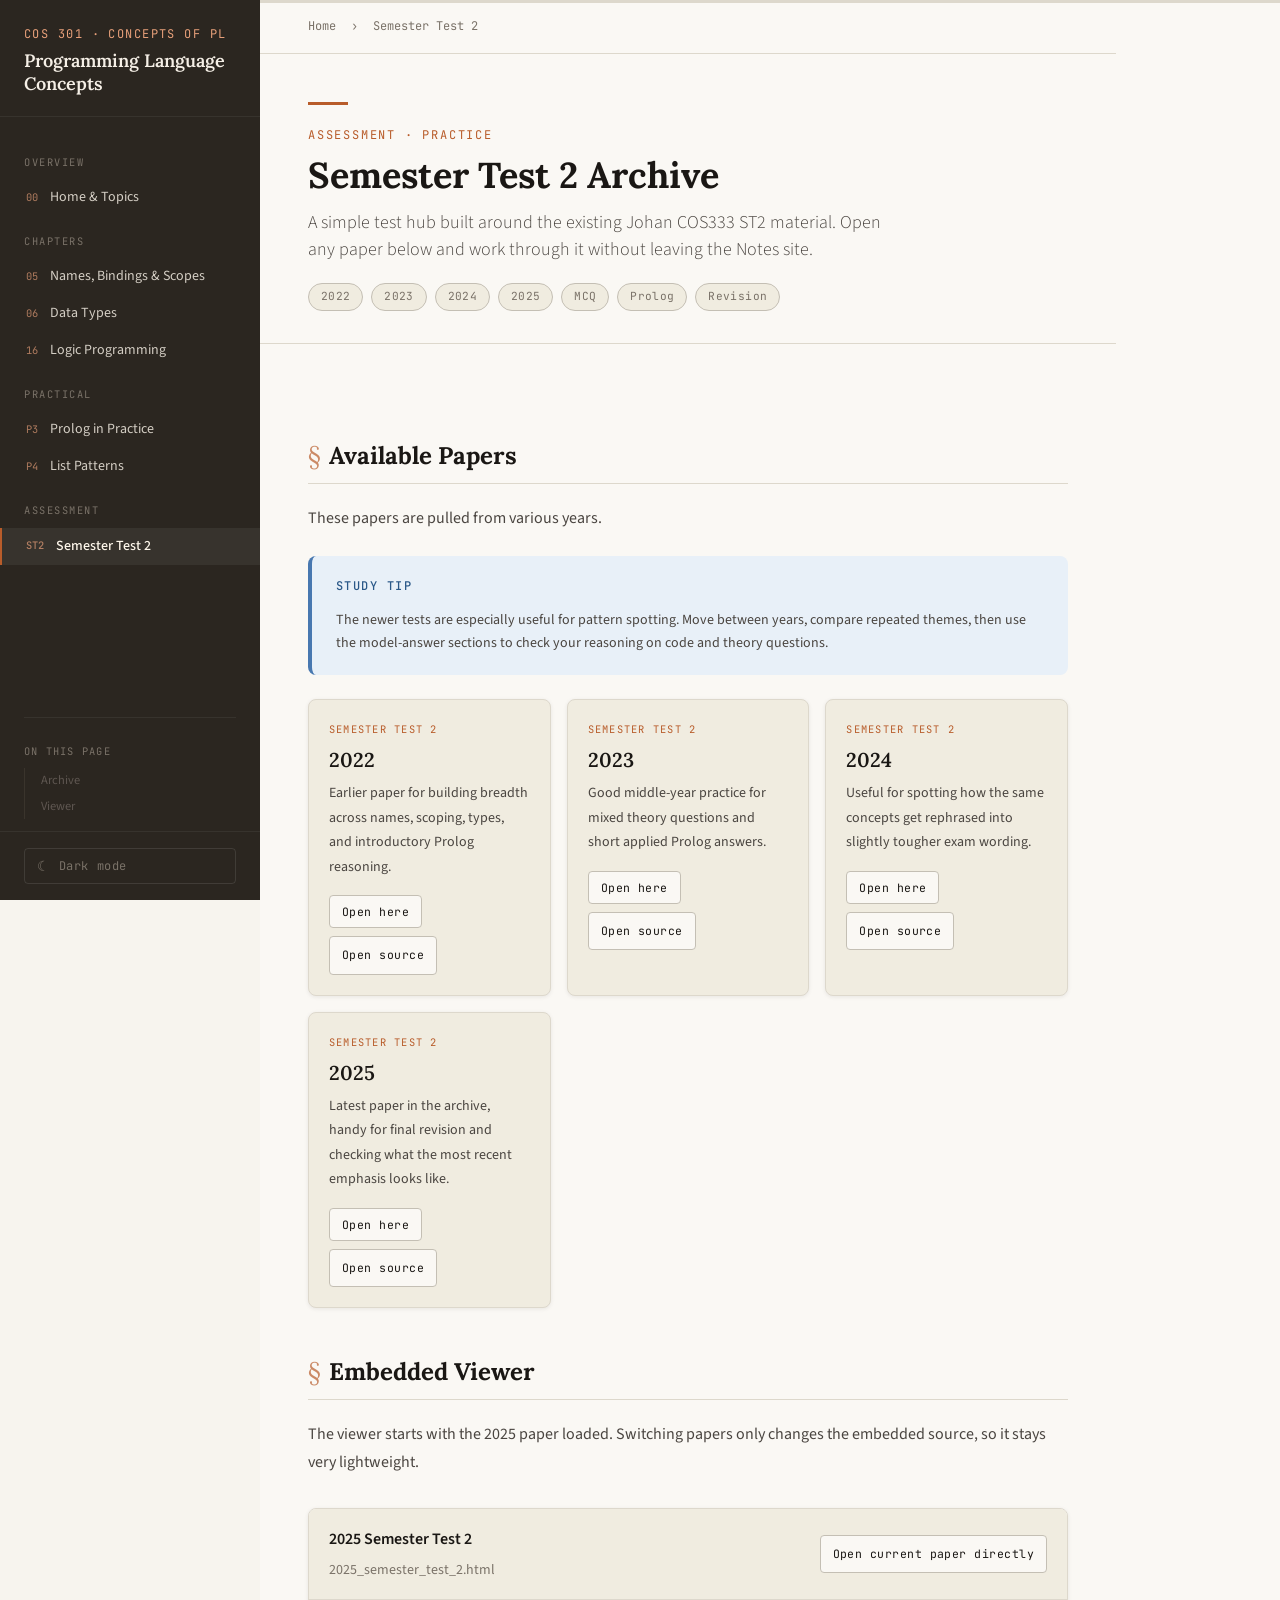
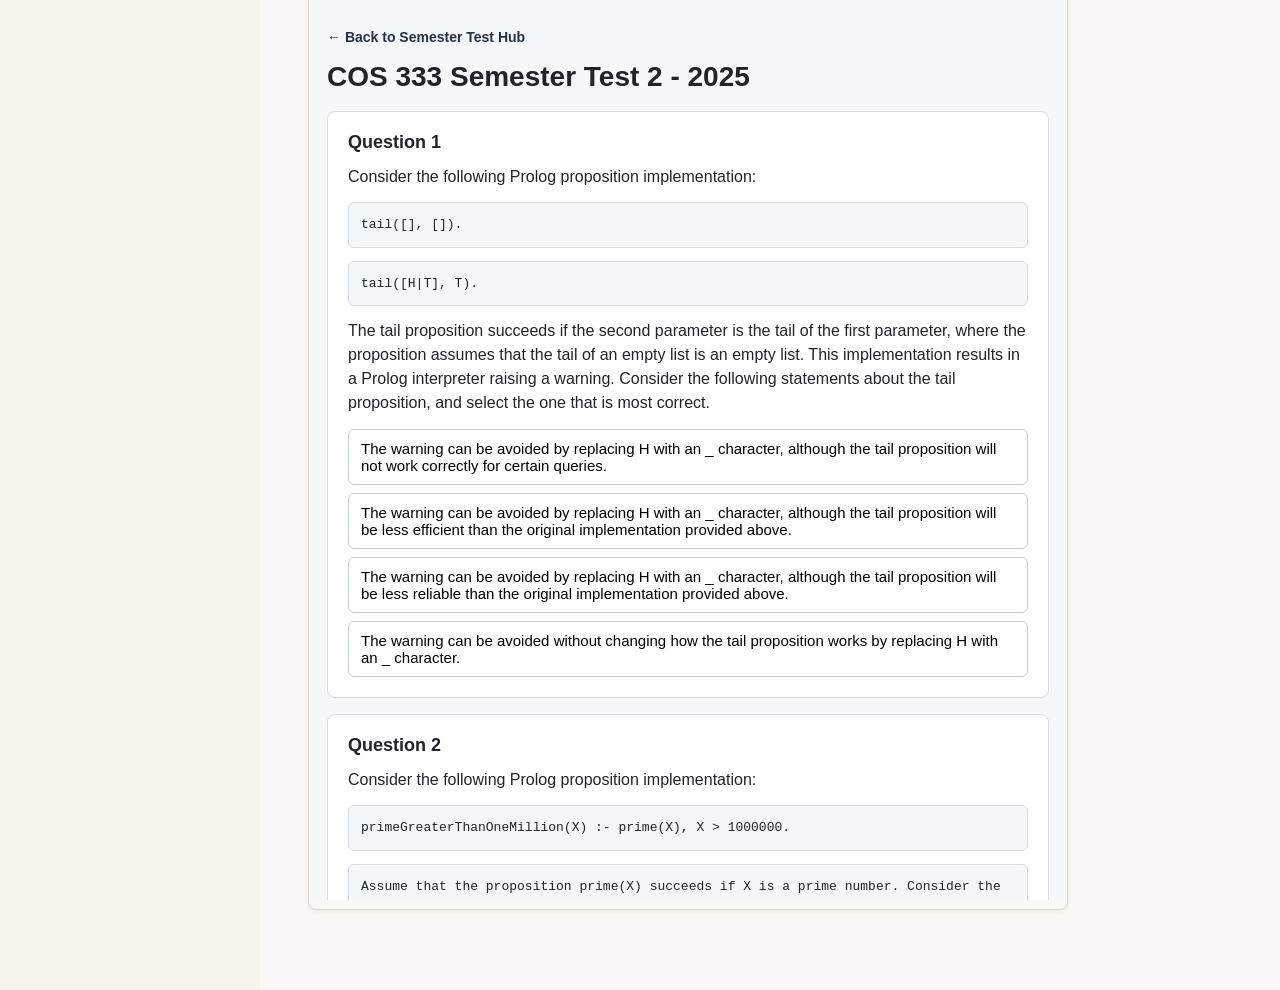
<file: semester-tests.html>
<!DOCTYPE html>
<html lang="en" data-theme="light">
<head>
  <meta charset="UTF-8" />
  <meta name="viewport" content="width=device-width, initial-scale=1.0" />
  <title>Semester Tests - Programming Language Concepts</title>
  <link rel="stylesheet" href="styles.css" />
</head>
<body>
<div class="layout">

  <button class="menu-toggle" aria-label="Open menu">&#9776;</button>
  <div class="sidebar-overlay"></div>

  <aside class="sidebar">
    <div class="sidebar-brand">
      <span class="course-label">COS 301 · Concepts of PL</span>
      <h1>Programming Language Concepts</h1>
    </div>

    <nav class="sidebar-nav">
      <span class="nav-section-label">Overview</span>
      <a href="index.html"><span class="nav-chapter">00</span> Home &amp; Topics</a>

      <span class="nav-section-label">Chapters</span>
      <a href="chapter5.html"><span class="nav-chapter">05</span> Names, Bindings &amp; Scopes</a>
      <a href="chapter6.html"><span class="nav-chapter">06</span> Data Types</a>
      <a href="chapter16.html"><span class="nav-chapter">16</span> Logic Programming</a>

      <span class="nav-section-label">Practical</span>
      <a href="prolog-practical.html"><span class="nav-chapter">P3</span> Prolog in Practice</a>
      <a href="prolog-list-patterns.html"><span class="nav-chapter">P4</span> List Patterns</a>

      <span class="nav-section-label">Assessment</span>
      <a href="semester-tests.html" class="active"><span class="nav-chapter">ST2</span> Semester Test 2</a>
    </nav>

    <div class="sidebar-toc">
      <span class="sidebar-toc-title">On this page</span>
      <a href="#archive">Archive</a>
      <a href="#viewer">Viewer</a>
    </div>

    <div class="sidebar-footer">
      <button class="theme-toggle">
        <span class="toggle-icon">&#9782;</span>
        <span class="toggle-label">Dark mode</span>
      </button>
    </div>
  </aside>

  <main class="main">
    <div class="reading-progress"><div class="reading-progress-bar"></div></div>

    <div class="breadcrumb">
      <a href="index.html">Home</a>
      <span>&rsaquo;</span> Semester Test 2
    </div>

    <header class="page-header">
      <span class="chapter-tag">Assessment · Practice</span>
      <h1>Semester Test 2 Archive</h1>
      <p class="subtitle">
        A simple test hub built around the existing Johan COS333 ST2 material. Open any paper below and work through it without leaving the Notes site.
      </p>
      <div class="topic-pills">
        <span class="pill">2022</span>
        <span class="pill">2023</span>
        <span class="pill">2024</span>
        <span class="pill">2025</span>
        <span class="pill">MCQ</span>
        <span class="pill">Prolog</span>
        <span class="pill">Revision</span>
      </div>
    </header>

    <article class="article">
      <h2 id="archive">Available Papers</h2>
      <p>
        These papers are pulled from various years. <!--  -->
      </p>

      <div class="callout key">
        <div class="callout-label">Study Tip</div>
        <p>
          The newer tests are especially useful for pattern spotting. Move between years, compare repeated themes, then use the model-answer sections to check your reasoning on code and theory questions.
        </p>
      </div>

      <div class="card-grid">
        <section class="study-card">
          <div class="card-kicker">Semester Test 2</div>
          <h3>2022</h3>
          <p>Earlier paper for building breadth across names, scoping, types, and introductory Prolog reasoning.</p>
          <div class="card-actions">
            <button class="card-button test-launch" type="button" data-title="2022 Semester Test 2" data-src="2022_semester_test_2.html">Open here</button>
            <a class="card-button" href="2022_semester_test_2.html">Open source</a>
          </div>
        </section>

        <section class="study-card">
          <div class="card-kicker">Semester Test 2</div>
          <h3>2023</h3>
          <p>Good middle-year practice for mixed theory questions and short applied Prolog answers.</p>
          <div class="card-actions">
            <button class="card-button test-launch" type="button" data-title="2023 Semester Test 2" data-src="2023_semester_test_2.html">Open here</button>
            <a class="card-button" href="2023_semester_test_2.html">Open source</a>
          </div>
        </section>

        <section class="study-card">
          <div class="card-kicker">Semester Test 2</div>
          <h3>2024</h3>
          <p>Useful for spotting how the same concepts get rephrased into slightly tougher exam wording.</p>
          <div class="card-actions">
            <button class="card-button test-launch" type="button" data-title="2024 Semester Test 2" data-src="2024_semester_test_2.html">Open here</button>
            <a class="card-button" href="2024_semester_test_2.html">Open source</a>
          </div>
        </section>

        <section class="study-card">
          <div class="card-kicker">Semester Test 2</div>
          <h3>2025</h3>
          <p>Latest paper in the archive, handy for final revision and checking what the most recent emphasis looks like.</p>
          <div class="card-actions">
            <button class="card-button test-launch" type="button" data-title="2025 Semester Test 2" data-src="2025_semester_test_2.html">Open here</button>
            <a class="card-button" href="2025_semester_test_2.html">Open source</a>
          </div>
        </section>
      </div>

      <h2 id="viewer">Embedded Viewer</h2>
      <p>
        The viewer starts with the 2025 paper loaded. Switching papers only changes the embedded source, so it stays very lightweight.
      </p>

      <div class="test-viewer">
        <div class="test-viewer-bar">
          <div class="test-viewer-copy">
            <strong id="viewer-title">2025 Semester Test 2</strong>
            <span id="viewer-path">2025_semester_test_2.html</span>
          </div>
          <a class="card-button" id="viewer-link" href="2025_semester_test_2.html">Open current paper directly</a>
        </div>
        <iframe
          id="test-frame"
          class="test-frame"
          src="2025_semester_test_2.html"
          title="Semester Test 2 Viewer"></iframe>
      </div>
    </article>
  </main>
</div>

<script src="study-notes.js"></script>
<script>
document.addEventListener('DOMContentLoaded', () => {
  const frame = document.getElementById('test-frame');
  const title = document.getElementById('viewer-title');
  const path = document.getElementById('viewer-path');
  const link = document.getElementById('viewer-link');

  document.querySelectorAll('.test-launch').forEach(button => {
    button.addEventListener('click', () => {
      const src = button.dataset.src;
      const nextTitle = button.dataset.title;
      frame.src = src;
      title.textContent = nextTitle;
      path.textContent = src;
      link.href = src;
      link.textContent = `Open ${nextTitle} directly`;
      frame.scrollIntoView({ behavior: 'smooth', block: 'start' });
    });
  });
});
</script>
</body>
</html>
</file>
<file: styles.css>
/* ============================================================
   STUDY NOTES — Shared Stylesheet
   Academic Editorial Theme
   ============================================================ */

@import url('https://fonts.googleapis.com/css2?family=Lora:ital,wght@0,400;0,600;0,700;1,400&family=Source+Sans+3:wght@300;400;500;600&family=JetBrains+Mono:wght@400;500&display=swap');

/* ============================================================
   CSS VARIABLES
   ============================================================ */
:root {
  /* Colors — Light Theme */
  --bg-page:        #f7f4ee;
  --bg-content:     #faf8f4;
  --bg-sidebar:     #2b2620;
  --bg-code:        #eeeae0;
  --bg-note:        #fffbe8;
  --bg-key:         #e8f0f8;
  --bg-table-head:  #2b2620;
  --bg-hover:       #f0ece0;

  --text-primary:   #1a1714;
  --text-secondary: #4a4540;
  --text-muted:     #7a7268;
  --text-sidebar:   #d4cec4;
  --text-sidebar-active: #fff8ec;
  --text-code:      #2a4a2a;

  --accent:         #b85c2a;
  --accent-light:   #e8a07a;
  --accent-dim:     #7a3d1d;

  --border:         #ddd8cc;
  --border-strong:  #c4bfb4;
  --rule:           #b85c2a;

  /* Spacing scale (base 4px) */
  --sp-1:  4px;
  --sp-2:  8px;
  --sp-3:  12px;
  --sp-4:  16px;
  --sp-5:  20px;
  --sp-6:  24px;
  --sp-8:  32px;
  --sp-10: 40px;
  --sp-12: 48px;
  --sp-16: 64px;
  --sp-20: 80px;

  /* Typography */
  --font-display: 'Lora', Georgia, serif;
  --font-body:    'Source Sans 3', 'Helvetica Neue', sans-serif;
  --font-mono:    'JetBrains Mono', 'Courier New', monospace;

  --fs-xs:   0.75rem;
  --fs-sm:   0.875rem;
  --fs-base: 1rem;
  --fs-lg:   1.125rem;
  --fs-xl:   1.25rem;
  --fs-2xl:  1.5rem;
  --fs-3xl:  1.875rem;
  --fs-4xl:  2.25rem;

  /* Layout */
  --sidebar-width: 260px;
  --content-max:   760px;
  --content-pad:   var(--sp-12);

  /* Effects */
  --shadow-sm:  0 1px 4px rgba(0,0,0,0.08);
  --shadow-md:  0 4px 16px rgba(0,0,0,0.10);
  --radius:     4px;
  --radius-lg:  8px;

  /* Transitions */
  --transition: 0.2s ease;
}

/* Dark Theme */
[data-theme="dark"] {
  --bg-page:        #16130f;
  --bg-content:     #1e1a15;
  --bg-sidebar:     #0e0c09;
  --bg-code:        #252018;
  --bg-note:        #2a2410;
  --bg-key:         #10202e;
  --bg-table-head:  #0e0c09;
  --bg-hover:       #2a2418;

  --text-primary:   #ede8df;
  --text-secondary: #b8b0a4;
  --text-muted:     #7a7268;
  --text-sidebar:   #8a8278;
  --text-sidebar-active: #f5efe6;
  --text-code:      #88c888;

  --accent:         #d9784a;
  --accent-light:   #e8a07a;
  --accent-dim:     #a05530;

  --border:         #2e2820;
  --border-strong:  #3e3828;
  --rule:           #d9784a;
}

/* ============================================================
   RESET & BASE
   ============================================================ */
*, *::before, *::after {
  box-sizing: border-box;
  margin: 0;
  padding: 0;
}

html {
  scroll-behavior: smooth;
  font-size: 16px;
}

body {
  font-family: var(--font-body);
  font-size: var(--fs-base);
  line-height: 1.75;
  color: var(--text-primary);
  background: var(--bg-page);
  min-height: 100vh;
  transition: background var(--transition), color var(--transition);
}

/* ============================================================
   LAYOUT
   ============================================================ */
.layout {
  display: flex;
  min-height: 100vh;
}

/* ============================================================
   SIDEBAR
   ============================================================ */
.sidebar {
  width: var(--sidebar-width);
  background: var(--bg-sidebar);
  position: fixed;
  top: 0;
  left: 0;
  height: 100vh;
  overflow-y: auto;
  z-index: 100;
  display: flex;
  flex-direction: column;
  transition: transform var(--transition);
}

.sidebar::-webkit-scrollbar { width: 4px; }
.sidebar::-webkit-scrollbar-track { background: transparent; }
.sidebar::-webkit-scrollbar-thumb { background: #4a4038; border-radius: 2px; }

.sidebar-brand {
  padding: var(--sp-6) var(--sp-6) var(--sp-5);
  border-bottom: 1px solid rgba(255,255,255,0.06);
}

.sidebar-brand .course-label {
  font-family: var(--font-mono);
  font-size: var(--fs-xs);
  color: var(--accent-light);
  text-transform: uppercase;
  letter-spacing: 0.12em;
  display: block;
  margin-bottom: var(--sp-1);
}

.sidebar-brand h1 {
  font-family: var(--font-display);
  font-size: var(--fs-lg);
  font-weight: 600;
  color: #f5efe6;
  line-height: 1.3;
}

.sidebar-nav {
  padding: var(--sp-5) 0 var(--sp-6);
  flex: 1;
}

.nav-section-label {
  font-family: var(--font-mono);
  font-size: 0.65rem;
  color: var(--text-muted);
  text-transform: uppercase;
  letter-spacing: 0.15em;
  padding: var(--sp-4) var(--sp-6) var(--sp-2);
  display: block;
}

.sidebar-nav a {
  display: flex;
  align-items: center;
  gap: var(--sp-2);
  padding: var(--sp-2) var(--sp-6);
  color: var(--text-sidebar);
  text-decoration: none;
  font-size: var(--fs-sm);
  font-weight: 400;
  transition: color var(--transition), background var(--transition), padding-left var(--transition);
  border-left: 2px solid transparent;
  line-height: 1.5;
}

.sidebar-nav a:hover {
  color: var(--text-sidebar-active);
  background: rgba(255,255,255,0.04);
  padding-left: calc(var(--sp-6) + 4px);
}

.sidebar-nav a.active {
  color: var(--text-sidebar-active);
  border-left-color: var(--accent);
  background: rgba(255,255,255,0.06);
  font-weight: 500;
}

.sidebar-nav a .nav-chapter {
  font-family: var(--font-mono);
  font-size: 0.65rem;
  color: var(--accent-light);
  opacity: 0.7;
  margin-right: var(--sp-1);
}

.sidebar-toc {
  padding: var(--sp-3) 0;
  border-top: 1px solid rgba(255,255,255,0.06);
  margin: 0 var(--sp-6);
}

.sidebar-toc-title {
  font-family: var(--font-mono);
  font-size: 0.65rem;
  color: var(--text-muted);
  text-transform: uppercase;
  letter-spacing: 0.12em;
  display: block;
  padding: var(--sp-3) 0 var(--sp-2);
}

.sidebar-toc a {
  display: block;
  padding: var(--sp-1) 0 var(--sp-1) var(--sp-4);
  color: #5e5650;
  text-decoration: none;
  font-size: 0.78rem;
  line-height: 1.4;
  border-left: 1px solid #3a342c;
  transition: color var(--transition), border-color var(--transition);
}

.sidebar-toc a:hover {
  color: #9a9088;
  border-left-color: var(--accent);
}

/* Dark mode toggle */
.sidebar-footer {
  padding: var(--sp-4) var(--sp-6);
  border-top: 1px solid rgba(255,255,255,0.06);
}

.theme-toggle {
  display: flex;
  align-items: center;
  gap: var(--sp-2);
  cursor: pointer;
  background: none;
  border: 1px solid rgba(255,255,255,0.1);
  color: var(--text-muted);
  padding: var(--sp-2) var(--sp-3);
  border-radius: var(--radius);
  font-size: var(--fs-xs);
  font-family: var(--font-mono);
  letter-spacing: 0.05em;
  width: 100%;
  transition: border-color var(--transition), color var(--transition);
}

.theme-toggle:hover {
  border-color: rgba(255,255,255,0.2);
  color: var(--text-sidebar);
}

.theme-toggle .toggle-icon { font-size: 14px; }

/* ============================================================
   MAIN CONTENT
   ============================================================ */
.main {
  margin-left: var(--sidebar-width);
  flex: 1;
  min-height: 100vh;
  background: var(--bg-content);
  transition: background var(--transition);
}

/* Progress bar */
.reading-progress {
  position: fixed;
  top: 0;
  left: var(--sidebar-width);
  right: 0;
  height: 3px;
  background: var(--border);
  z-index: 200;
}

.reading-progress-bar {
  height: 100%;
  background: var(--accent);
  width: 0%;
  transition: width 0.1s linear;
}

/* Page header */
.page-header {
  background: var(--bg-content);
  padding: var(--sp-12) var(--content-pad) var(--sp-8);
  border-bottom: 1px solid var(--border);
  max-width: calc(var(--content-max) + var(--content-pad) * 2);
  position: relative;
}

.page-header::before {
  content: '';
  display: block;
  width: 40px;
  height: 3px;
  background: var(--accent);
  margin-bottom: var(--sp-5);
}

.page-header .chapter-tag {
  font-family: var(--font-mono);
  font-size: var(--fs-xs);
  color: var(--accent);
  text-transform: uppercase;
  letter-spacing: 0.15em;
  display: block;
  margin-bottom: var(--sp-2);
}

.page-header h1 {
  font-family: var(--font-display);
  font-size: var(--fs-4xl);
  font-weight: 700;
  color: var(--text-primary);
  line-height: 1.2;
  margin-bottom: var(--sp-3);
}

.page-header .subtitle {
  font-size: var(--fs-lg);
  color: var(--text-secondary);
  font-weight: 300;
  max-width: 600px;
  line-height: 1.5;
}

/* Topic pills */
.topic-pills {
  display: flex;
  flex-wrap: wrap;
  gap: var(--sp-2);
  margin-top: var(--sp-5);
}

.pill {
  font-family: var(--font-mono);
  font-size: 0.7rem;
  padding: 3px var(--sp-3);
  border-radius: 99px;
  border: 1px solid var(--border-strong);
  color: var(--text-muted);
  background: var(--bg-hover);
  letter-spacing: 0.03em;
}

/* Article content */
.article {
  max-width: calc(var(--content-max) + var(--content-pad) * 2);
  padding: var(--sp-12) var(--content-pad);
}

/* ============================================================
   TYPOGRAPHY
   ============================================================ */
h2 {
  font-family: var(--font-display);
  font-size: var(--fs-2xl);
  font-weight: 700;
  color: var(--text-primary);
  margin-top: var(--sp-12);
  margin-bottom: var(--sp-5);
  padding-bottom: var(--sp-3);
  border-bottom: 1px solid var(--border);
  line-height: 1.3;
}

h2::before {
  content: '§';
  color: var(--accent);
  font-weight: 400;
  margin-right: var(--sp-2);
  opacity: 0.7;
}

h3 {
  font-family: var(--font-display);
  font-size: var(--fs-xl);
  font-weight: 600;
  color: var(--text-primary);
  margin-top: var(--sp-8);
  margin-bottom: var(--sp-3);
  line-height: 1.35;
}

h4 {
  font-family: var(--font-body);
  font-size: var(--fs-base);
  font-weight: 600;
  color: var(--text-secondary);
  margin-top: var(--sp-5);
  margin-bottom: var(--sp-2);
  text-transform: uppercase;
  letter-spacing: 0.06em;
  font-size: var(--fs-sm);
}

p {
  color: var(--text-secondary);
  margin-bottom: var(--sp-4);
  max-width: var(--content-max);
  font-size: var(--fs-base);
}

strong {
  font-weight: 600;
  color: var(--text-primary);
}

em {
  font-style: italic;
  color: var(--text-secondary);
}

/* ============================================================
   LISTS
   ============================================================ */
ul, ol {
  margin: var(--sp-3) 0 var(--sp-5) var(--sp-5);
  max-width: var(--content-max);
}

li {
  color: var(--text-secondary);
  margin-bottom: var(--sp-2);
  padding-left: var(--sp-2);
  line-height: 1.65;
}

ul li::marker {
  color: var(--accent);
}

ol li::marker {
  color: var(--accent);
  font-family: var(--font-mono);
  font-size: var(--fs-sm);
  font-weight: 500;
}

/* ============================================================
   CODE
   ============================================================ */
code {
  font-family: var(--font-mono);
  font-size: 0.875em;
  background: var(--bg-code);
  color: var(--text-code);
  padding: 1px 5px;
  border-radius: var(--radius);
  border: 1px solid var(--border);
}

pre {
  background: var(--bg-sidebar);
  border: 1px solid var(--border-strong);
  border-radius: var(--radius-lg);
  padding: var(--sp-5) var(--sp-6);
  overflow-x: auto;
  margin: var(--sp-5) 0 var(--sp-6);
  max-width: var(--content-max);
  position: relative;
}

pre code {
  font-family: var(--font-mono);
  font-size: var(--fs-sm);
  background: none;
  border: none;
  padding: 0;
  color: #c8c0b4;
  line-height: 1.7;
}

.code-label {
  font-family: var(--font-mono);
  font-size: 0.65rem;
  color: var(--accent-light);
  text-transform: uppercase;
  letter-spacing: 0.1em;
  display: block;
  margin-bottom: var(--sp-3);
  opacity: 0.7;
}

/* Syntax highlight hints */
pre code .kw { color: #e8a07a; }
pre code .cm { color: #6a6058; font-style: italic; }
pre code .st { color: #98c888; }

/* ============================================================
   CALLOUT BOXES
   ============================================================ */
.callout {
  border-radius: var(--radius-lg);
  padding: var(--sp-5) var(--sp-6);
  margin: var(--sp-6) 0;
  max-width: var(--content-max);
  border-left: 4px solid;
  position: relative;
}

.callout-label {
  font-family: var(--font-mono);
  font-size: var(--fs-xs);
  font-weight: 500;
  text-transform: uppercase;
  letter-spacing: 0.12em;
  display: flex;
  align-items: center;
  gap: var(--sp-2);
  margin-bottom: var(--sp-3);
}

.callout p {
  margin-bottom: 0;
  font-size: var(--fs-sm);
  line-height: 1.65;
}

.callout ul {
  margin-bottom: 0;
}

.callout li {
  font-size: var(--fs-sm);
}

.callout.note {
  background: var(--bg-note);
  border-color: #c8a030;
}

.callout.note .callout-label { color: #8a6820; }

.callout.key {
  background: var(--bg-key);
  border-color: #4878b0;
}

.callout.key .callout-label { color: #2a5888; }

.callout.warning {
  background: #fdf0ee;
  border-color: var(--accent);
}

[data-theme="dark"] .callout.warning { background: #2a1810; }
[data-theme="dark"] .callout.note { background: #251f0a; }
[data-theme="dark"] .callout.key { background: #0a1825; }

.callout.warning .callout-label { color: var(--accent-dim); }

/* ============================================================
   DEFINITION BLOCKS
   ============================================================ */
.definition {
  background: var(--bg-hover);
  border: 1px solid var(--border);
  border-radius: var(--radius-lg);
  padding: var(--sp-5) var(--sp-6);
  margin: var(--sp-5) 0;
  max-width: var(--content-max);
}

.definition dt {
  font-family: var(--font-display);
  font-weight: 600;
  font-size: var(--fs-base);
  color: var(--text-primary);
  margin-bottom: var(--sp-2);
}

.definition dd {
  color: var(--text-secondary);
  font-size: var(--fs-sm);
  padding-left: var(--sp-4);
  border-left: 2px solid var(--accent);
  line-height: 1.65;
}

dl.inline-def {
  max-width: var(--content-max);
}

dl.inline-def dt {
  font-weight: 600;
  color: var(--text-primary);
  float: left;
  clear: left;
  width: 180px;
  margin-bottom: var(--sp-3);
  font-size: var(--fs-sm);
}

dl.inline-def dd {
  margin-left: 190px;
  color: var(--text-secondary);
  margin-bottom: var(--sp-3);
  font-size: var(--fs-sm);
  line-height: 1.65;
}

/* ============================================================
   TABLES
   ============================================================ */
.table-wrapper {
  overflow-x: auto;
  margin: var(--sp-5) 0 var(--sp-6);
  max-width: var(--content-max);
  border-radius: var(--radius-lg);
  border: 1px solid var(--border);
  box-shadow: var(--shadow-sm);
}

table {
  width: 100%;
  border-collapse: collapse;
  font-size: var(--fs-sm);
}

thead {
  background: var(--bg-table-head);
}

thead th {
  font-family: var(--font-mono);
  font-size: 0.7rem;
  font-weight: 500;
  letter-spacing: 0.1em;
  text-transform: uppercase;
  color: #d4cec4;
  padding: var(--sp-3) var(--sp-5);
  text-align: left;
  white-space: nowrap;
}

tbody tr {
  border-bottom: 1px solid var(--border);
  transition: background var(--transition);
}

tbody tr:last-child { border-bottom: none; }

tbody tr:hover { background: var(--bg-hover); }

tbody td {
  padding: var(--sp-3) var(--sp-5);
  color: var(--text-secondary);
  line-height: 1.5;
  vertical-align: top;
}

tbody td:first-child {
  font-family: var(--font-mono);
  font-size: var(--fs-xs);
  color: var(--text-primary);
  font-weight: 500;
  white-space: nowrap;
}

/* ============================================================
   COLLAPSIBLE SECTIONS
   ============================================================ */
.collapsible {
  border: 1px solid var(--border);
  border-radius: var(--radius-lg);
  margin: var(--sp-5) 0;
  overflow: hidden;
  max-width: var(--content-max);
}

.collapsible-header {
  display: flex;
  justify-content: space-between;
  align-items: center;
  padding: var(--sp-4) var(--sp-5);
  cursor: pointer;
  background: var(--bg-hover);
  user-select: none;
  transition: background var(--transition);
  border: none;
  width: 100%;
  text-align: left;
}

.collapsible-header:hover {
  background: var(--bg-code);
}

.collapsible-header .ch-title {
  font-family: var(--font-display);
  font-weight: 600;
  color: var(--text-primary);
  font-size: var(--fs-base);
}

.collapsible-header .ch-badge {
  font-family: var(--font-mono);
  font-size: 0.65rem;
  padding: 2px var(--sp-2);
  background: var(--bg-sidebar);
  color: var(--accent-light);
  border-radius: 99px;
  margin-right: var(--sp-3);
}

.collapsible-arrow {
  color: var(--text-muted);
  font-size: var(--fs-base);
  transition: transform 0.25s ease;
  flex-shrink: 0;
}

.collapsible.open .collapsible-arrow {
  transform: rotate(180deg);
}

.collapsible-body {
  display: none;
  padding: var(--sp-5) var(--sp-6);
  border-top: 1px solid var(--border);
  background: var(--bg-content);
}

.collapsible.open .collapsible-body {
  display: block;
}

/* ============================================================
   COMPARISON GRID
   ============================================================ */
.compare-grid {
  display: grid;
  grid-template-columns: 1fr 1fr;
  gap: var(--sp-4);
  margin: var(--sp-5) 0;
  max-width: var(--content-max);
}

.compare-card {
  background: var(--bg-hover);
  border: 1px solid var(--border);
  border-radius: var(--radius-lg);
  padding: var(--sp-5);
}

.compare-card .cc-label {
  font-family: var(--font-mono);
  font-size: 0.65rem;
  text-transform: uppercase;
  letter-spacing: 0.12em;
  margin-bottom: var(--sp-3);
  display: flex;
  align-items: center;
  gap: var(--sp-2);
}

.cc-label.advantage { color: #2a7a3a; }
.cc-label.disadvantage { color: #8a2a2a; }
[data-theme="dark"] .cc-label.advantage { color: #5ac87a; }
[data-theme="dark"] .cc-label.disadvantage { color: #e87a7a; }

.compare-card ul { margin: 0; padding-left: var(--sp-4); }
.compare-card li { font-size: var(--fs-sm); margin-bottom: var(--sp-2); }

/* ============================================================
   SUMMARY BOX
   ============================================================ */
.summary-box {
  background: var(--bg-sidebar);
  border-radius: var(--radius-lg);
  padding: var(--sp-8);
  margin: var(--sp-12) 0 var(--sp-6);
  max-width: var(--content-max);
  position: relative;
  overflow: hidden;
}

.summary-box::before {
  content: '';
  position: absolute;
  top: 0;
  left: 0;
  right: 0;
  height: 3px;
  background: linear-gradient(90deg, var(--accent), transparent);
}

.summary-box h2 {
  color: #f5efe6;
  border-bottom-color: rgba(255,255,255,0.1);
  margin-top: 0;
  font-size: var(--fs-xl);
}

.summary-box h2::before { color: var(--accent-light); }

.summary-box p, .summary-box li {
  color: #9a9088;
  font-size: var(--fs-sm);
}

.summary-box ul { padding-left: var(--sp-5); }

.summary-box li::marker { color: var(--accent); }

/* ============================================================
   SEMESTER TESTS
   ============================================================ */
.card-grid {
  display: grid;
  grid-template-columns: repeat(auto-fit, minmax(220px, 1fr));
  gap: var(--sp-4);
  max-width: var(--content-max);
  margin: var(--sp-6) 0;
}

.study-card {
  border: 1px solid var(--border);
  border-radius: var(--radius-lg);
  padding: var(--sp-5);
  background: var(--bg-hover);
  box-shadow: var(--shadow-sm);
  transition: border-color var(--transition), box-shadow var(--transition), transform var(--transition);
}

.study-card:hover {
  border-color: var(--accent);
  box-shadow: var(--shadow-md);
  transform: translateY(-2px);
}

.study-card .card-kicker {
  font-family: var(--font-mono);
  font-size: 0.65rem;
  color: var(--accent);
  text-transform: uppercase;
  letter-spacing: 0.12em;
  margin-bottom: var(--sp-2);
}

.study-card h3 {
  margin-top: 0;
  margin-bottom: var(--sp-2);
}

.study-card p {
  font-size: var(--fs-sm);
  margin-bottom: var(--sp-4);
}

.card-actions {
  display: flex;
  flex-wrap: wrap;
  gap: var(--sp-2);
}

.card-button {
  appearance: none;
  border: 1px solid var(--border-strong);
  border-radius: var(--radius);
  background: var(--bg-content);
  color: var(--text-primary);
  cursor: pointer;
  font-family: var(--font-mono);
  font-size: 0.72rem;
  letter-spacing: 0.04em;
  padding: var(--sp-2) var(--sp-3);
  text-decoration: none;
  transition: border-color var(--transition), color var(--transition), background var(--transition);
}

.card-button:hover {
  border-color: var(--accent);
  color: var(--accent);
  background: var(--bg-note);
}

.test-viewer {
  max-width: calc(var(--content-max) + var(--content-pad) * 2);
  margin: var(--sp-8) 0;
  border: 1px solid var(--border);
  border-radius: var(--radius-lg);
  overflow: hidden;
  background: var(--bg-content);
  box-shadow: var(--shadow-sm);
}

.test-viewer-bar {
  display: flex;
  justify-content: space-between;
  align-items: center;
  gap: var(--sp-4);
  padding: var(--sp-4) var(--sp-5);
  background: var(--bg-hover);
  border-bottom: 1px solid var(--border);
}

.test-viewer-copy {
  min-width: 0;
}

.test-viewer-copy strong {
  display: block;
  margin-bottom: 2px;
}

.test-viewer-copy span {
  color: var(--text-muted);
  font-size: var(--fs-sm);
}

.test-frame {
  width: 100%;
  min-height: 900px;
  border: 0;
  background: #fff;
}

/* ============================================================
   QUIZ WIDGET
   ============================================================ */
.quiz {
  border: 1px solid var(--border);
  border-radius: var(--radius-lg);
  overflow: hidden;
  margin: var(--sp-8) 0;
  max-width: var(--content-max);
}

.quiz-header {
  background: var(--bg-table-head);
  padding: var(--sp-4) var(--sp-6);
  display: flex;
  align-items: center;
  gap: var(--sp-3);
}

.quiz-header span {
  font-family: var(--font-mono);
  font-size: var(--fs-xs);
  color: var(--accent-light);
  text-transform: uppercase;
  letter-spacing: 0.1em;
}

.quiz-body { padding: var(--sp-6); background: var(--bg-content); }

.quiz-question {
  font-family: var(--font-display);
  font-size: var(--fs-lg);
  font-weight: 600;
  color: var(--text-primary);
  margin-bottom: var(--sp-5);
  line-height: 1.4;
}

.quiz-options {
  display: flex;
  flex-direction: column;
  gap: var(--sp-2);
  list-style: none;
  padding: 0;
  margin: 0;
}

.quiz-option {
  display: flex;
  align-items: flex-start;
  gap: var(--sp-3);
  padding: var(--sp-3) var(--sp-4);
  border-radius: var(--radius);
  border: 1px solid var(--border);
  cursor: pointer;
  font-size: var(--fs-sm);
  color: var(--text-secondary);
  background: var(--bg-hover);
  transition: border-color var(--transition), background var(--transition);
  user-select: none;
}

.quiz-option:hover {
  border-color: var(--accent-light);
  background: var(--bg-note);
}

.quiz-option.correct {
  border-color: #2a7a3a;
  background: #edf8f0;
  color: #1a4a28;
}

[data-theme="dark"] .quiz-option.correct {
  background: #0a2010;
  color: #70c880;
}

.quiz-option.incorrect {
  border-color: #a83a2a;
  background: #fdf0ee;
  color: #6a2018;
}

[data-theme="dark"] .quiz-option.incorrect {
  background: #280a08;
  color: #e07060;
}

.quiz-option .opt-key {
  font-family: var(--font-mono);
  font-size: 0.7rem;
  width: 20px;
  height: 20px;
  border-radius: var(--radius);
  background: var(--bg-code);
  display: flex;
  align-items: center;
  justify-content: center;
  flex-shrink: 0;
  margin-top: 1px;
  color: var(--text-muted);
  border: 1px solid var(--border);
}

.quiz-feedback {
  display: none;
  margin-top: var(--sp-4);
  padding: var(--sp-3) var(--sp-4);
  border-radius: var(--radius);
  font-size: var(--fs-sm);
  line-height: 1.6;
}

.quiz-feedback.show { display: block; }
.quiz-feedback.correct { background: #edf8f0; color: #1a4a28; border: 1px solid #2a7a3a; }
.quiz-feedback.incorrect { background: #fdf0ee; color: #6a2018; border: 1px solid #a83a2a; }

[data-theme="dark"] .quiz-feedback.correct { background: #0a2010; color: #70c880; border-color: #2a5a30; }
[data-theme="dark"] .quiz-feedback.incorrect { background: #280a08; color: #e07060; border-color: #5a2018; }

.quiz-reset {
  display: none;
  margin-top: var(--sp-3);
  background: none;
  border: 1px solid var(--border);
  padding: var(--sp-2) var(--sp-4);
  border-radius: var(--radius);
  font-size: var(--fs-xs);
  font-family: var(--font-mono);
  color: var(--text-muted);
  cursor: pointer;
  transition: border-color var(--transition), color var(--transition);
}

.quiz-reset:hover { border-color: var(--accent); color: var(--accent); }
.quiz-reset.show { display: inline-block; }

/* ============================================================
   BREADCRUMB
   ============================================================ */
.breadcrumb {
  font-family: var(--font-mono);
  font-size: var(--fs-xs);
  color: var(--text-muted);
  padding: var(--sp-4) var(--content-pad);
  border-bottom: 1px solid var(--border);
  max-width: calc(var(--content-max) + var(--content-pad) * 2);
}

.breadcrumb a { color: var(--text-muted); text-decoration: none; }
.breadcrumb a:hover { color: var(--accent); }
.breadcrumb span { margin: 0 var(--sp-2); }

/* ============================================================
   MOBILE MENU TOGGLE
   ============================================================ */
.menu-toggle {
  display: none;
  position: fixed;
  top: var(--sp-4);
  left: var(--sp-4);
  z-index: 300;
  background: var(--bg-sidebar);
  border: none;
  color: var(--text-sidebar);
  width: 40px;
  height: 40px;
  border-radius: var(--radius);
  cursor: pointer;
  font-size: var(--fs-lg);
  align-items: center;
  justify-content: center;
  box-shadow: var(--shadow-md);
}

/* ============================================================
   RESPONSIVE
   ============================================================ */
@media (max-width: 900px) {
  :root {
    --sidebar-width: 0px;
    --content-pad: var(--sp-6);
  }

  .sidebar {
    transform: translateX(-280px);
    width: 280px;
  }

  .sidebar.open {
    transform: translateX(0);
    box-shadow: var(--shadow-md);
  }

  .main {
    margin-left: 0;
  }

  .reading-progress {
    left: 0;
  }

  .menu-toggle {
    display: flex;
  }

  .page-header {
    padding-top: calc(var(--sp-12) + var(--sp-8));
  }

  .compare-grid {
    grid-template-columns: 1fr;
  }
}

@media (max-width: 600px) {
  .page-header h1 {
    font-size: var(--fs-3xl);
  }

  .article {
    padding: var(--sp-8) var(--sp-5);
  }

  .test-viewer-bar {
    flex-direction: column;
    align-items: flex-start;
  }

  .test-frame {
    min-height: 700px;
  }
}

/* ============================================================
   UTILITY
   ============================================================ */
.text-mono { font-family: var(--font-mono); }
.text-muted { color: var(--text-muted); }
.text-accent { color: var(--accent); }
.mt-0 { margin-top: 0; }
.mb-0 { margin-bottom: 0; }

.divider {
  border: none;
  border-top: 1px solid var(--border);
  margin: var(--sp-8) 0;
}

/* Sidebar overlay */
.sidebar-overlay {
  display: none;
  position: fixed;
  inset: 0;
  background: rgba(0,0,0,0.5);
  z-index: 90;
}

.sidebar-overlay.show { display: block; }
</file>
